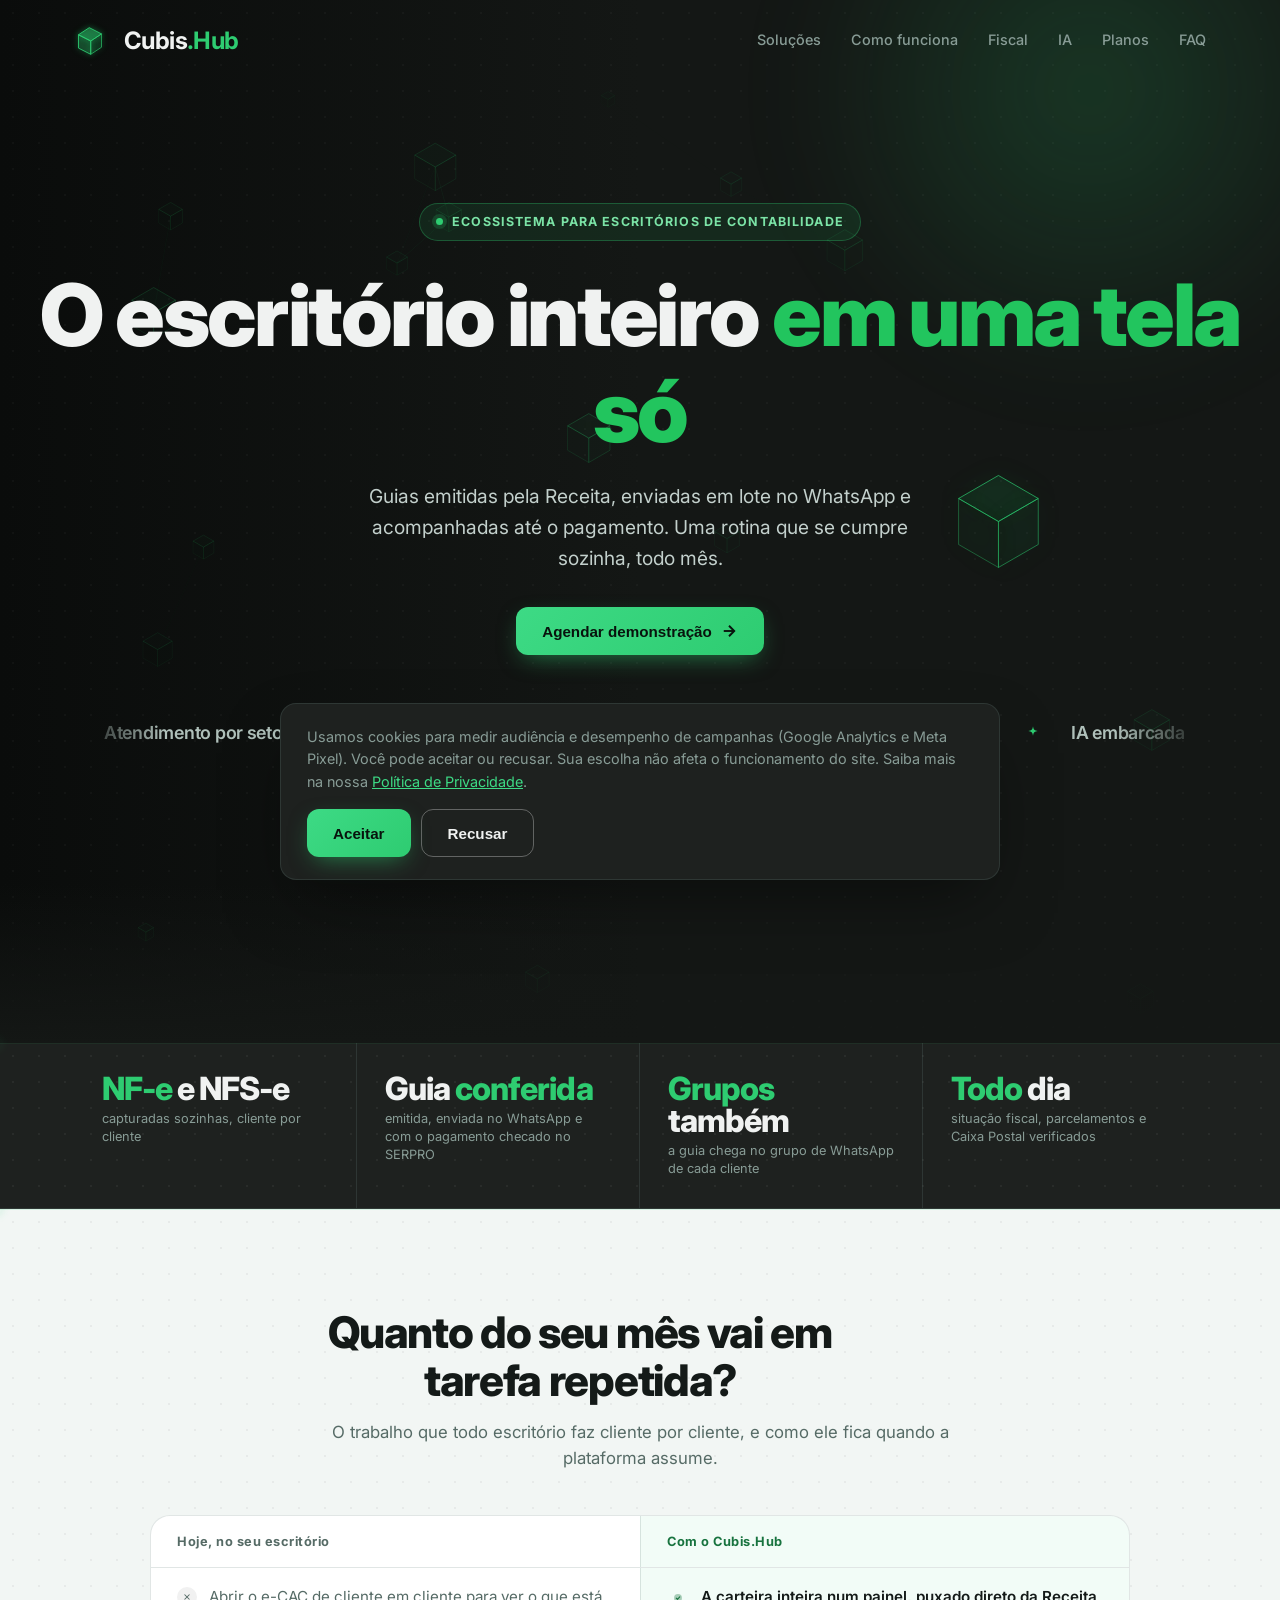
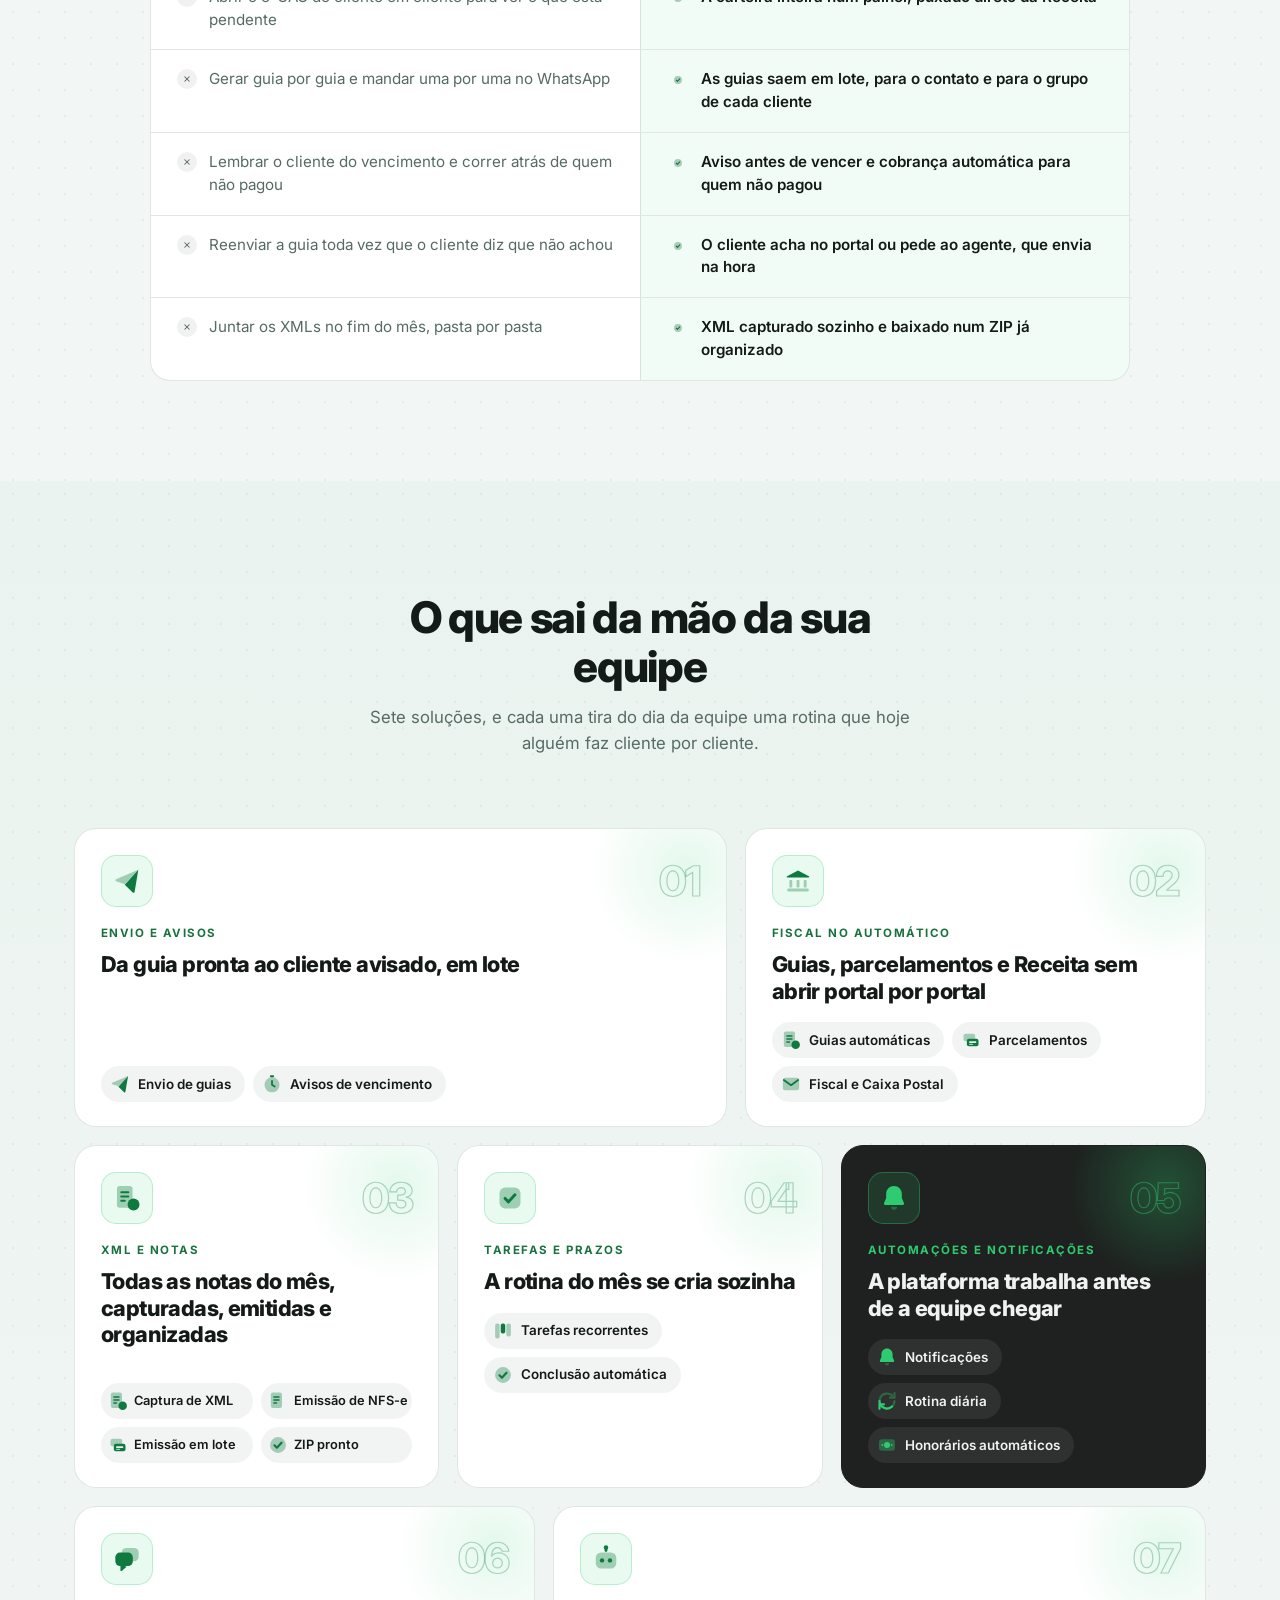
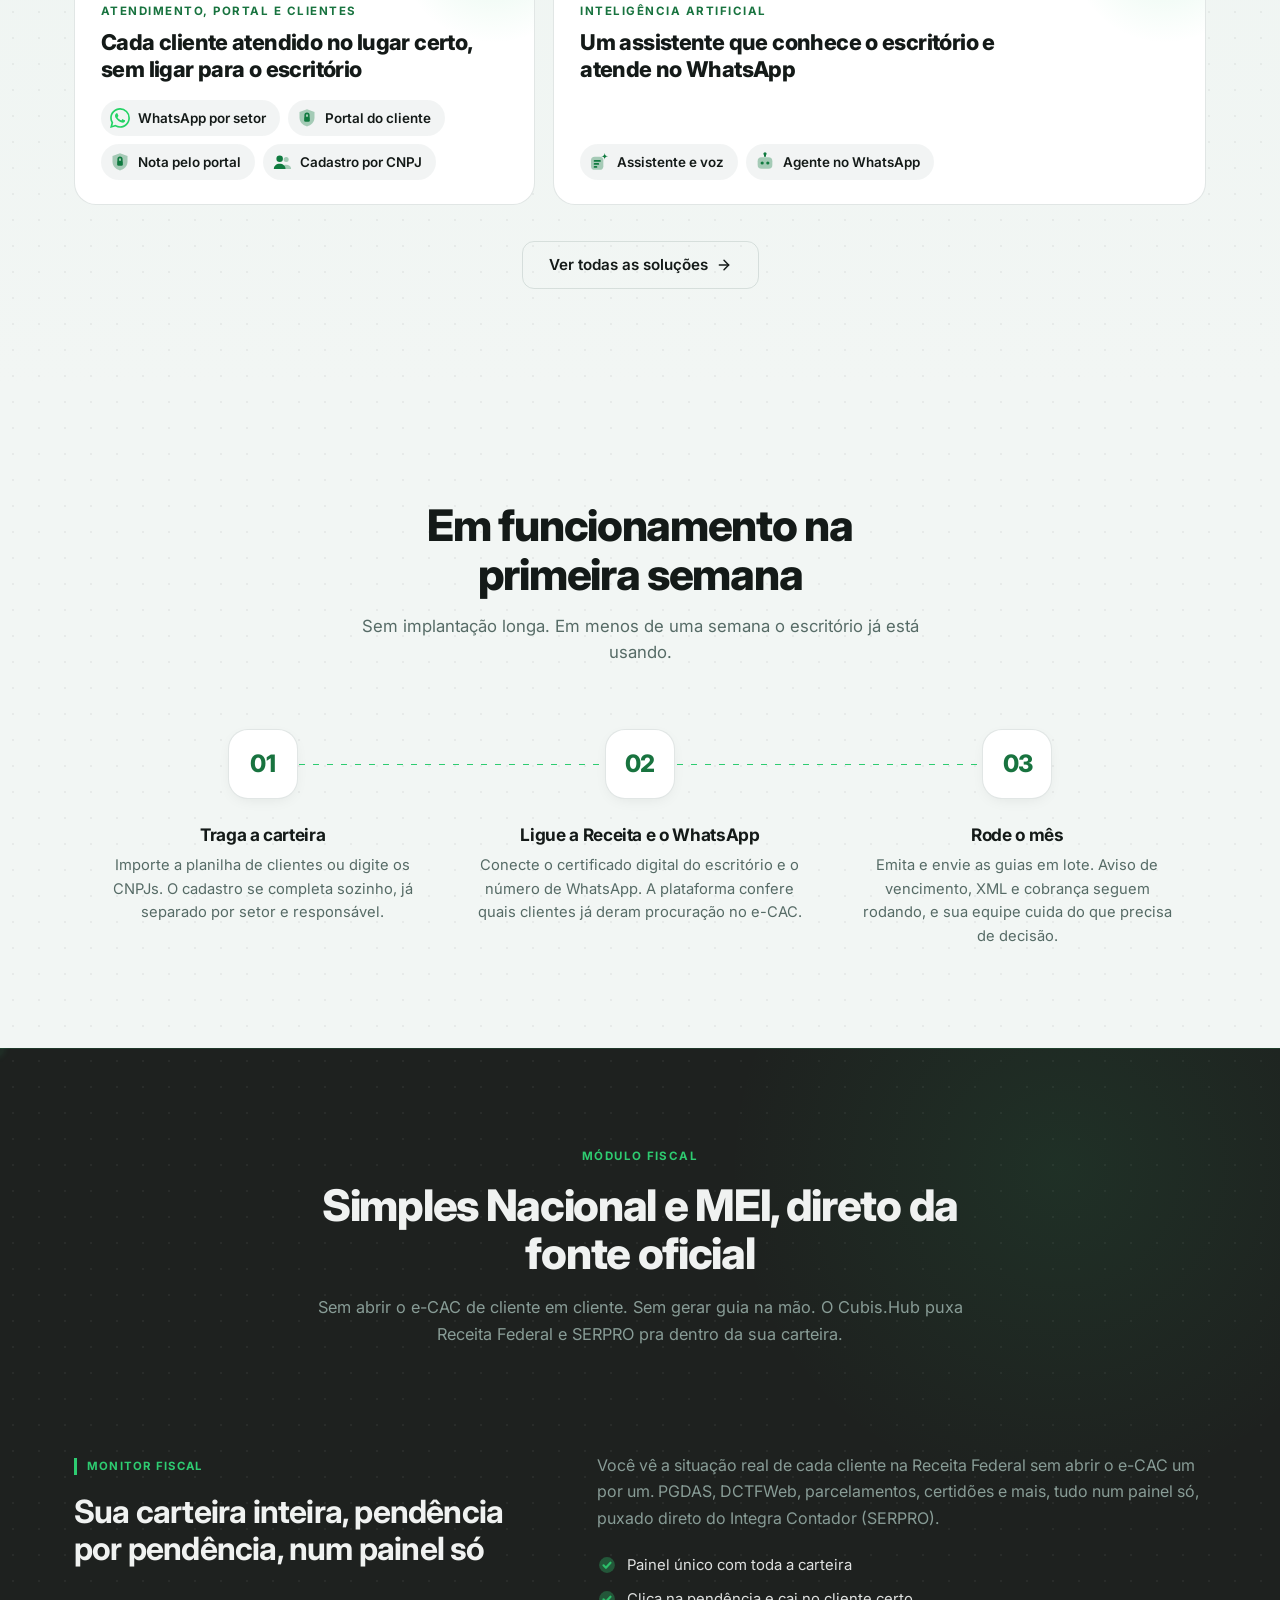
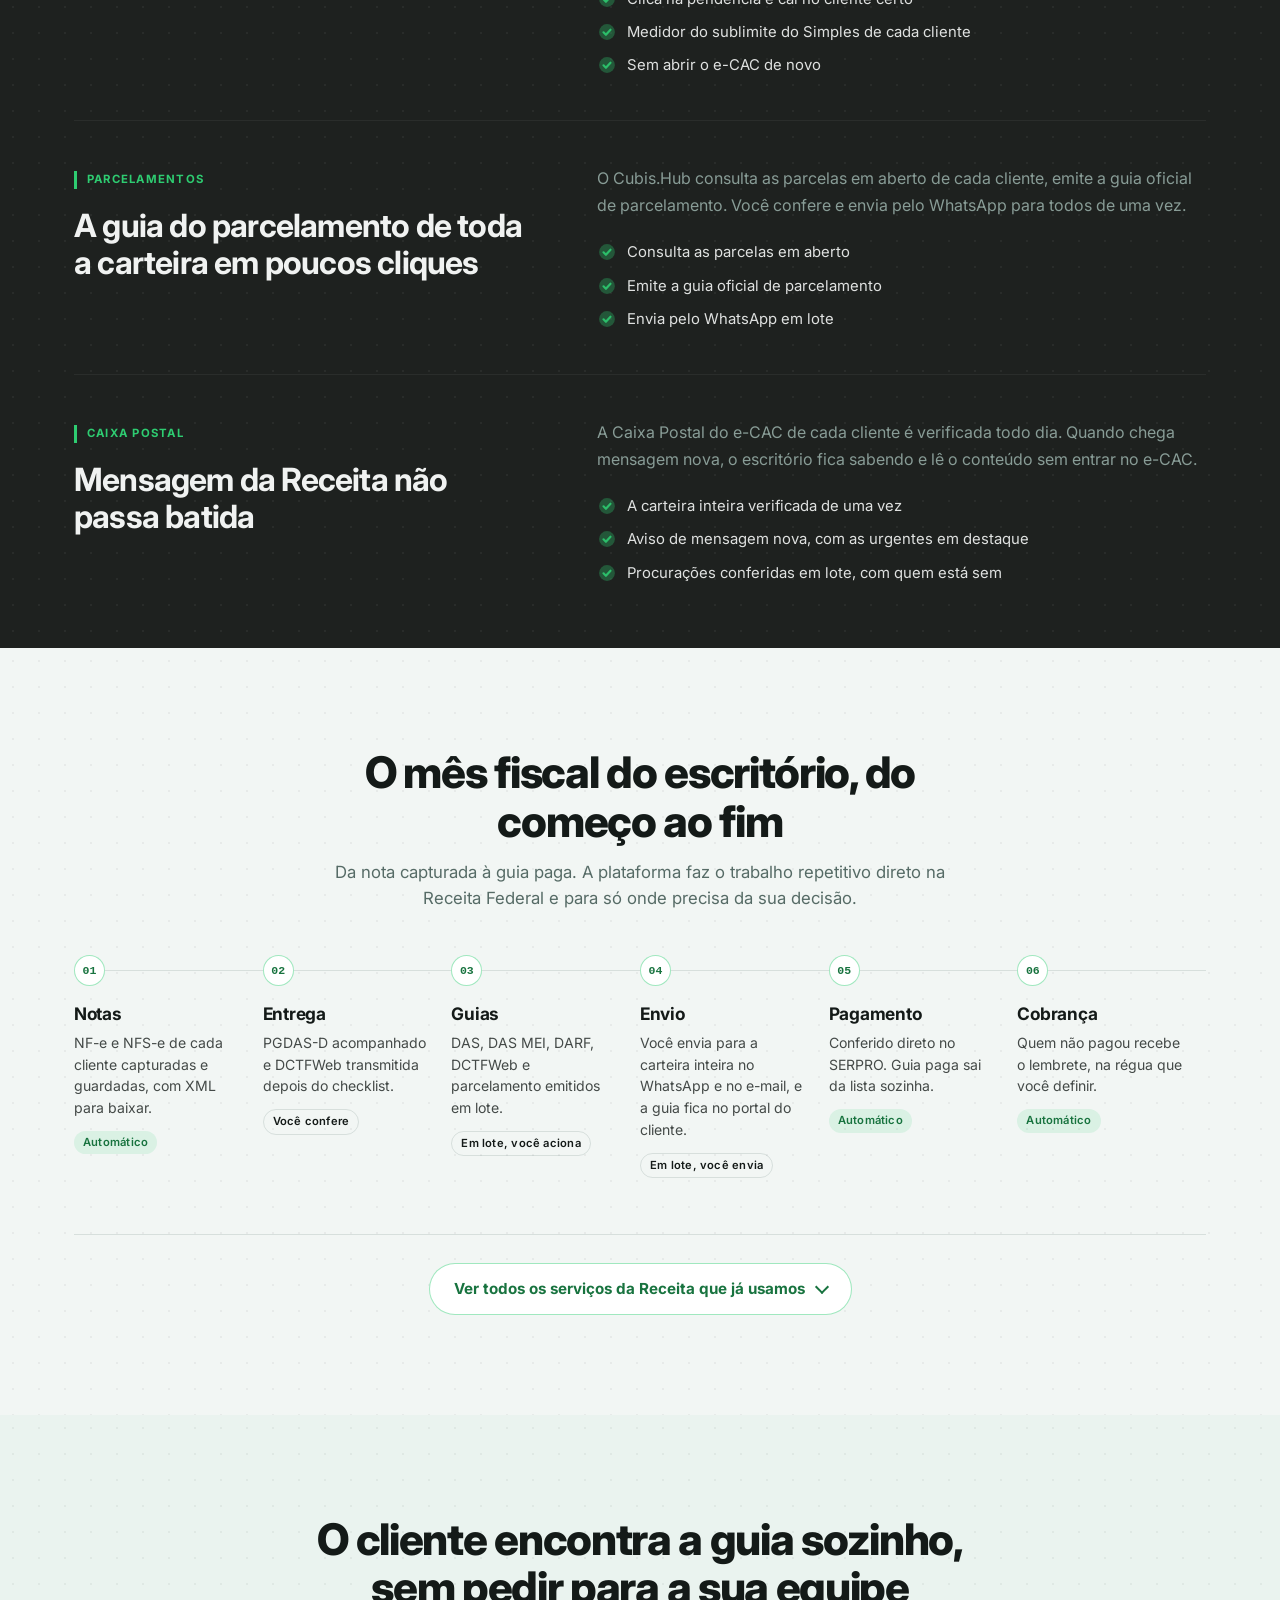
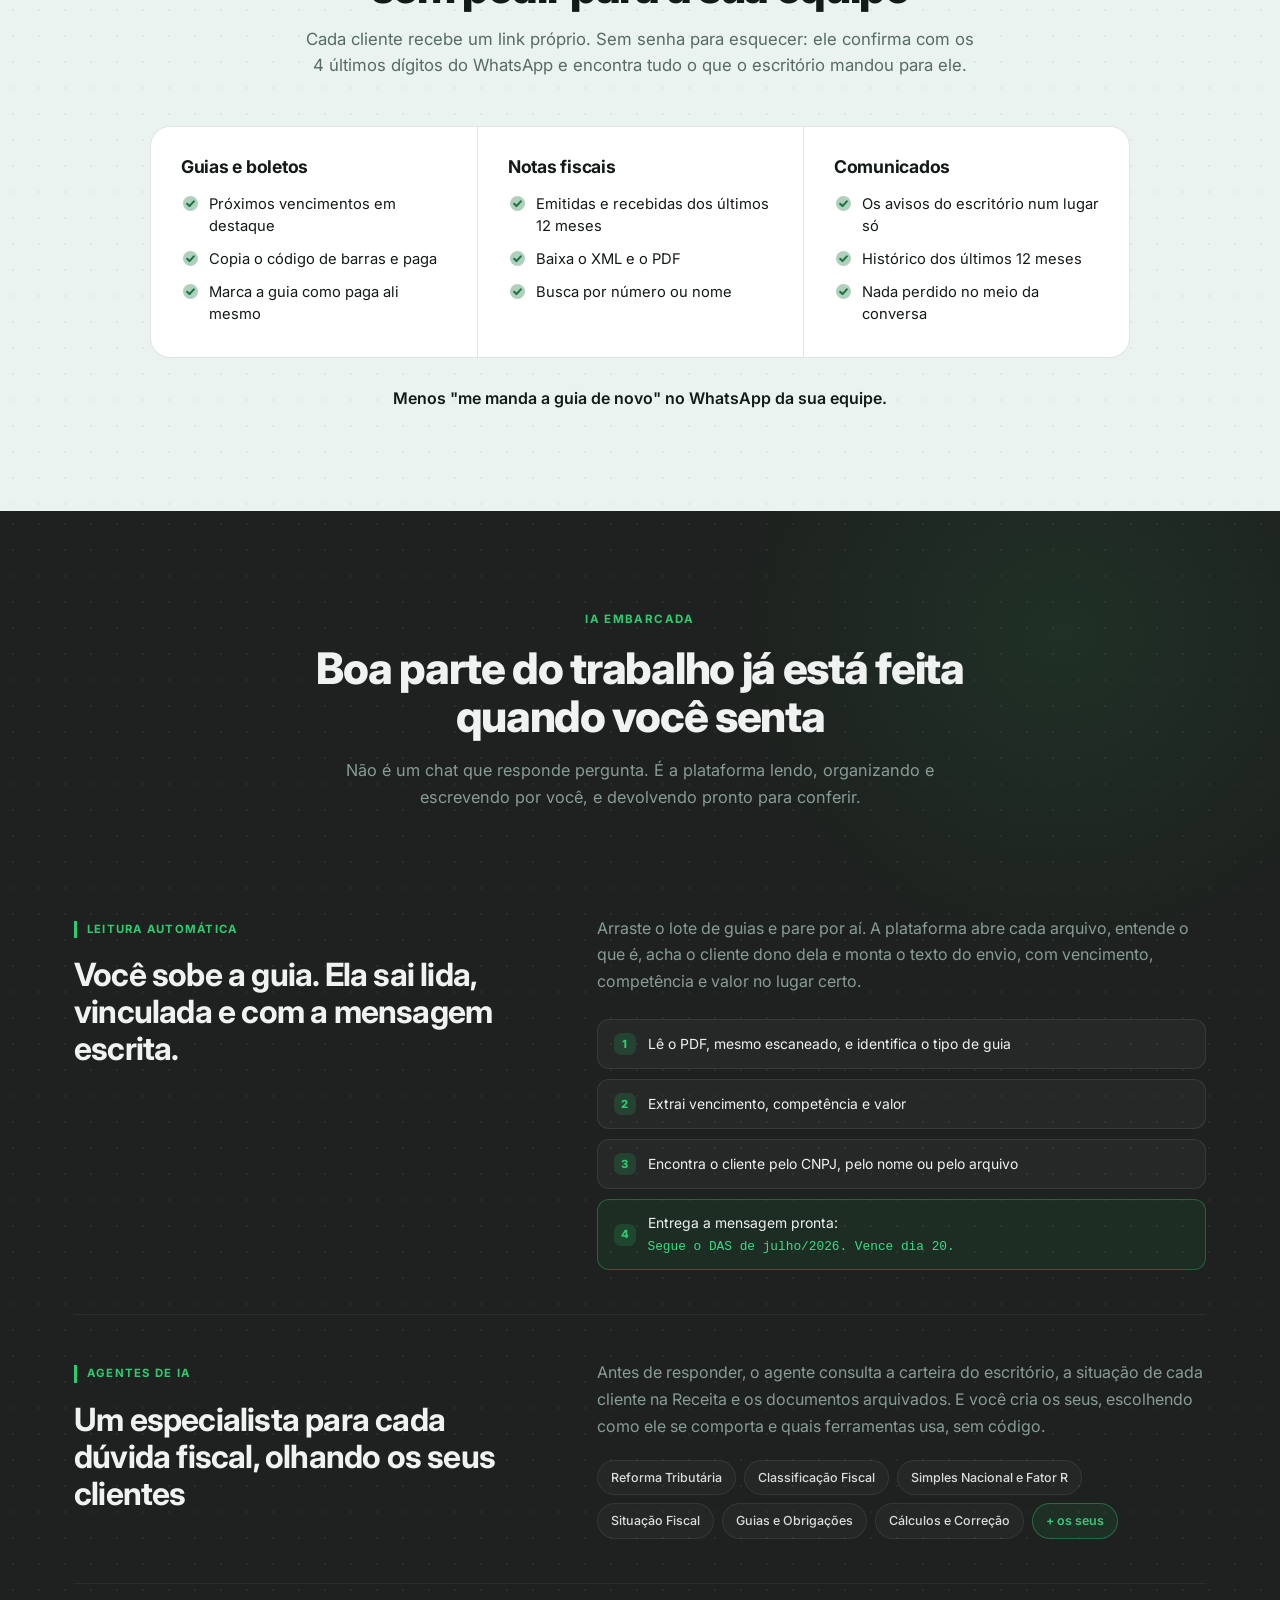
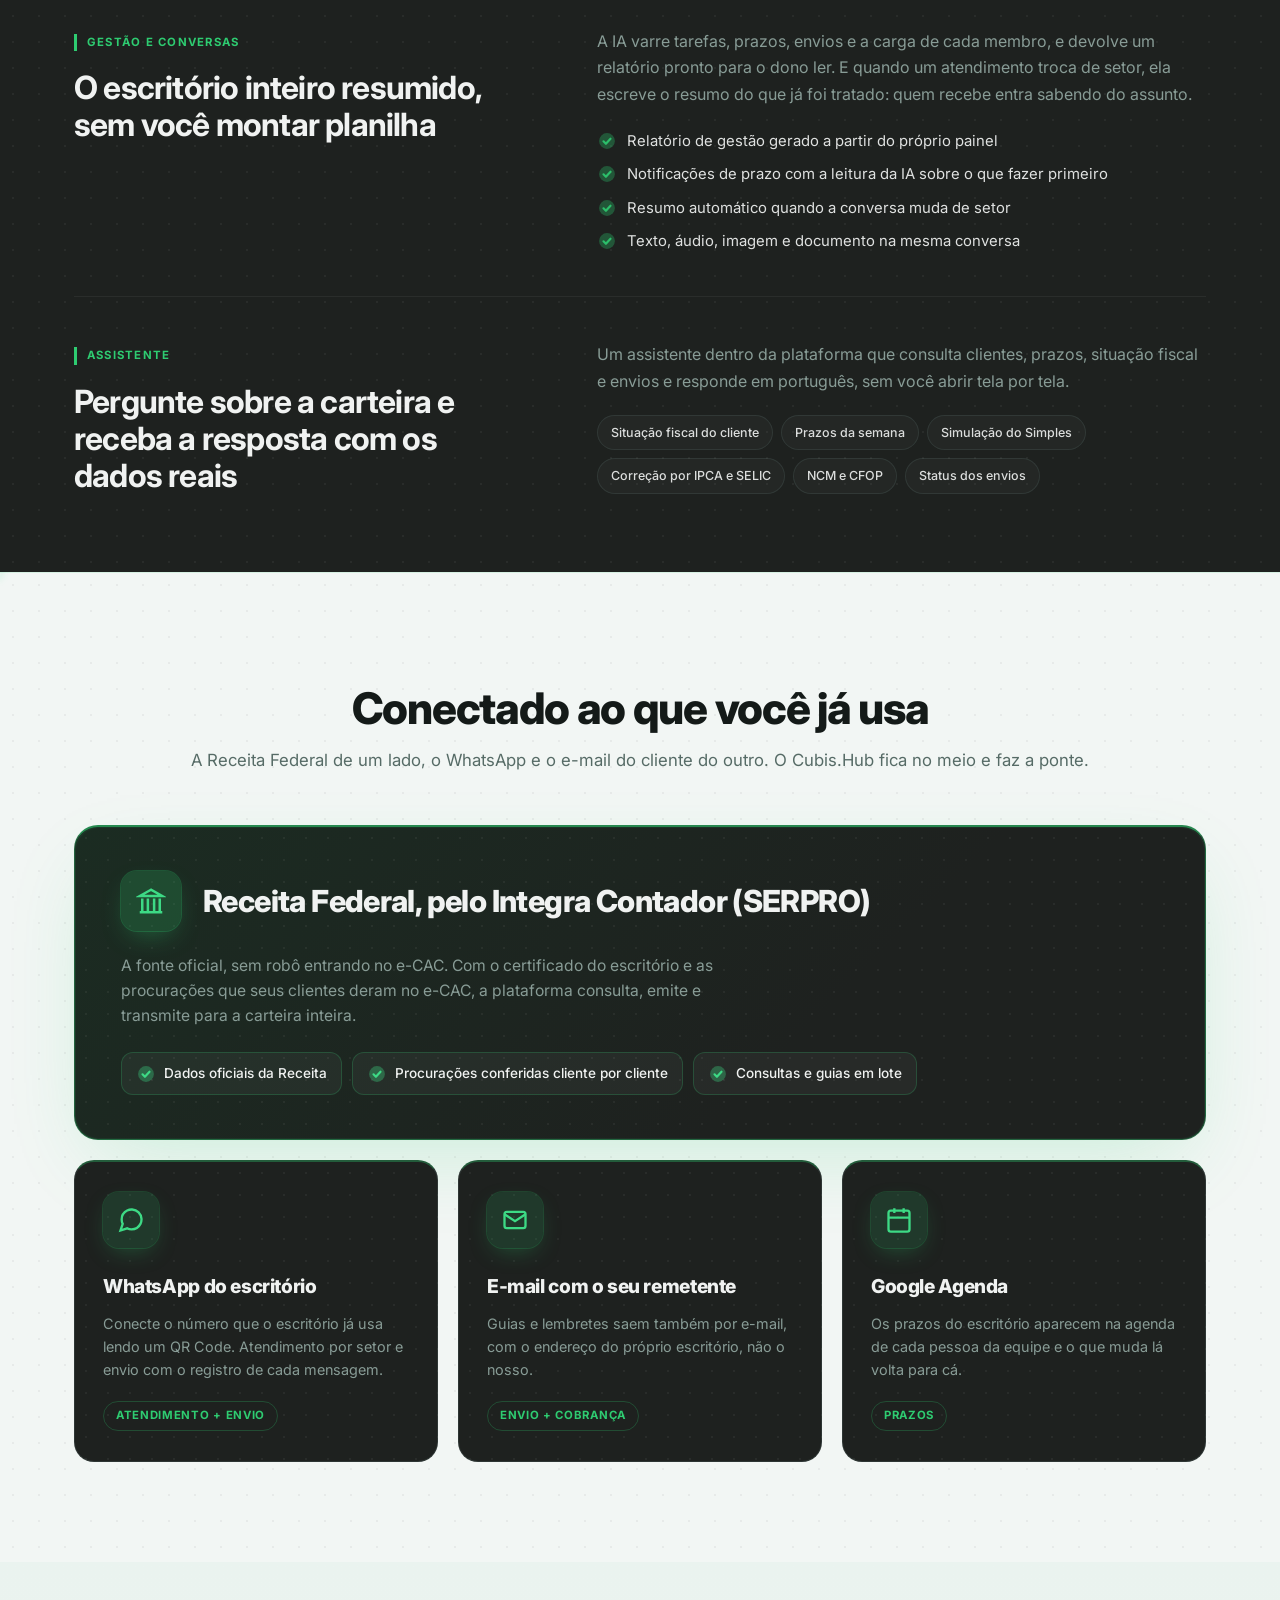
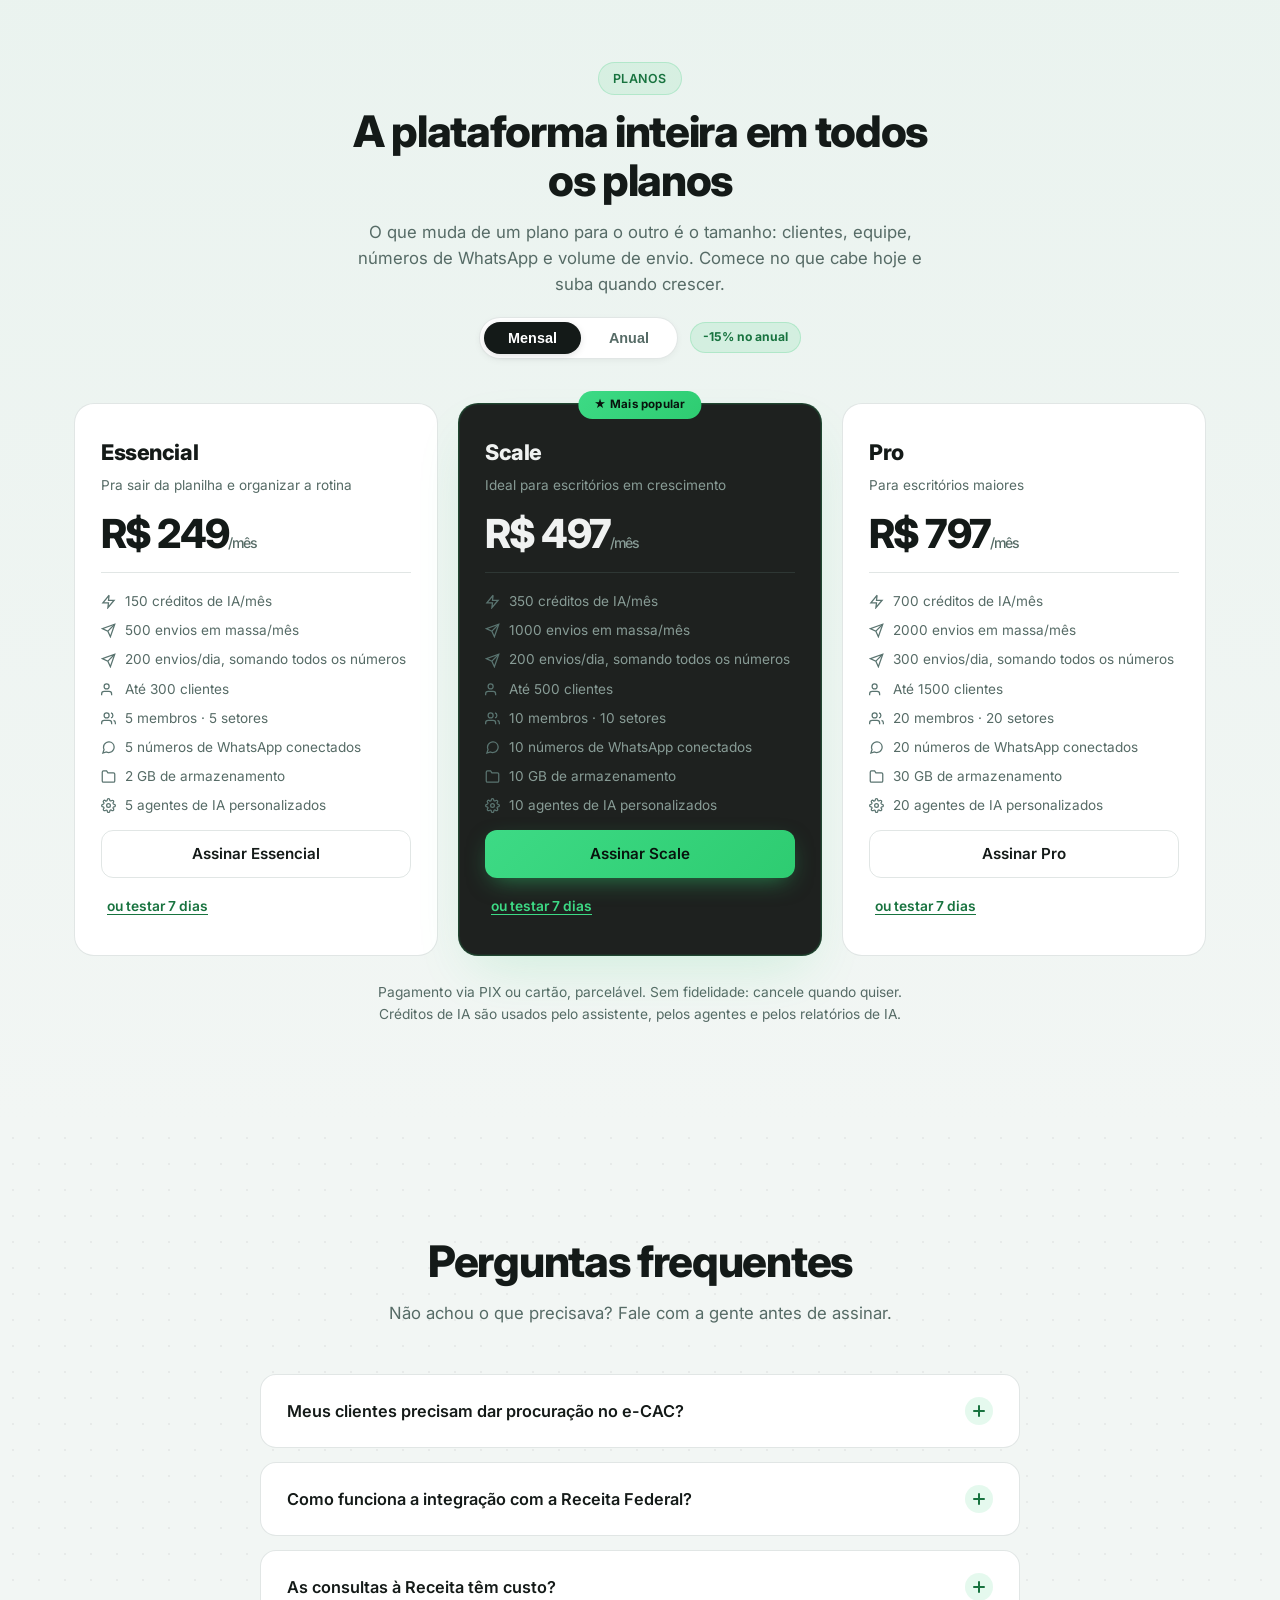
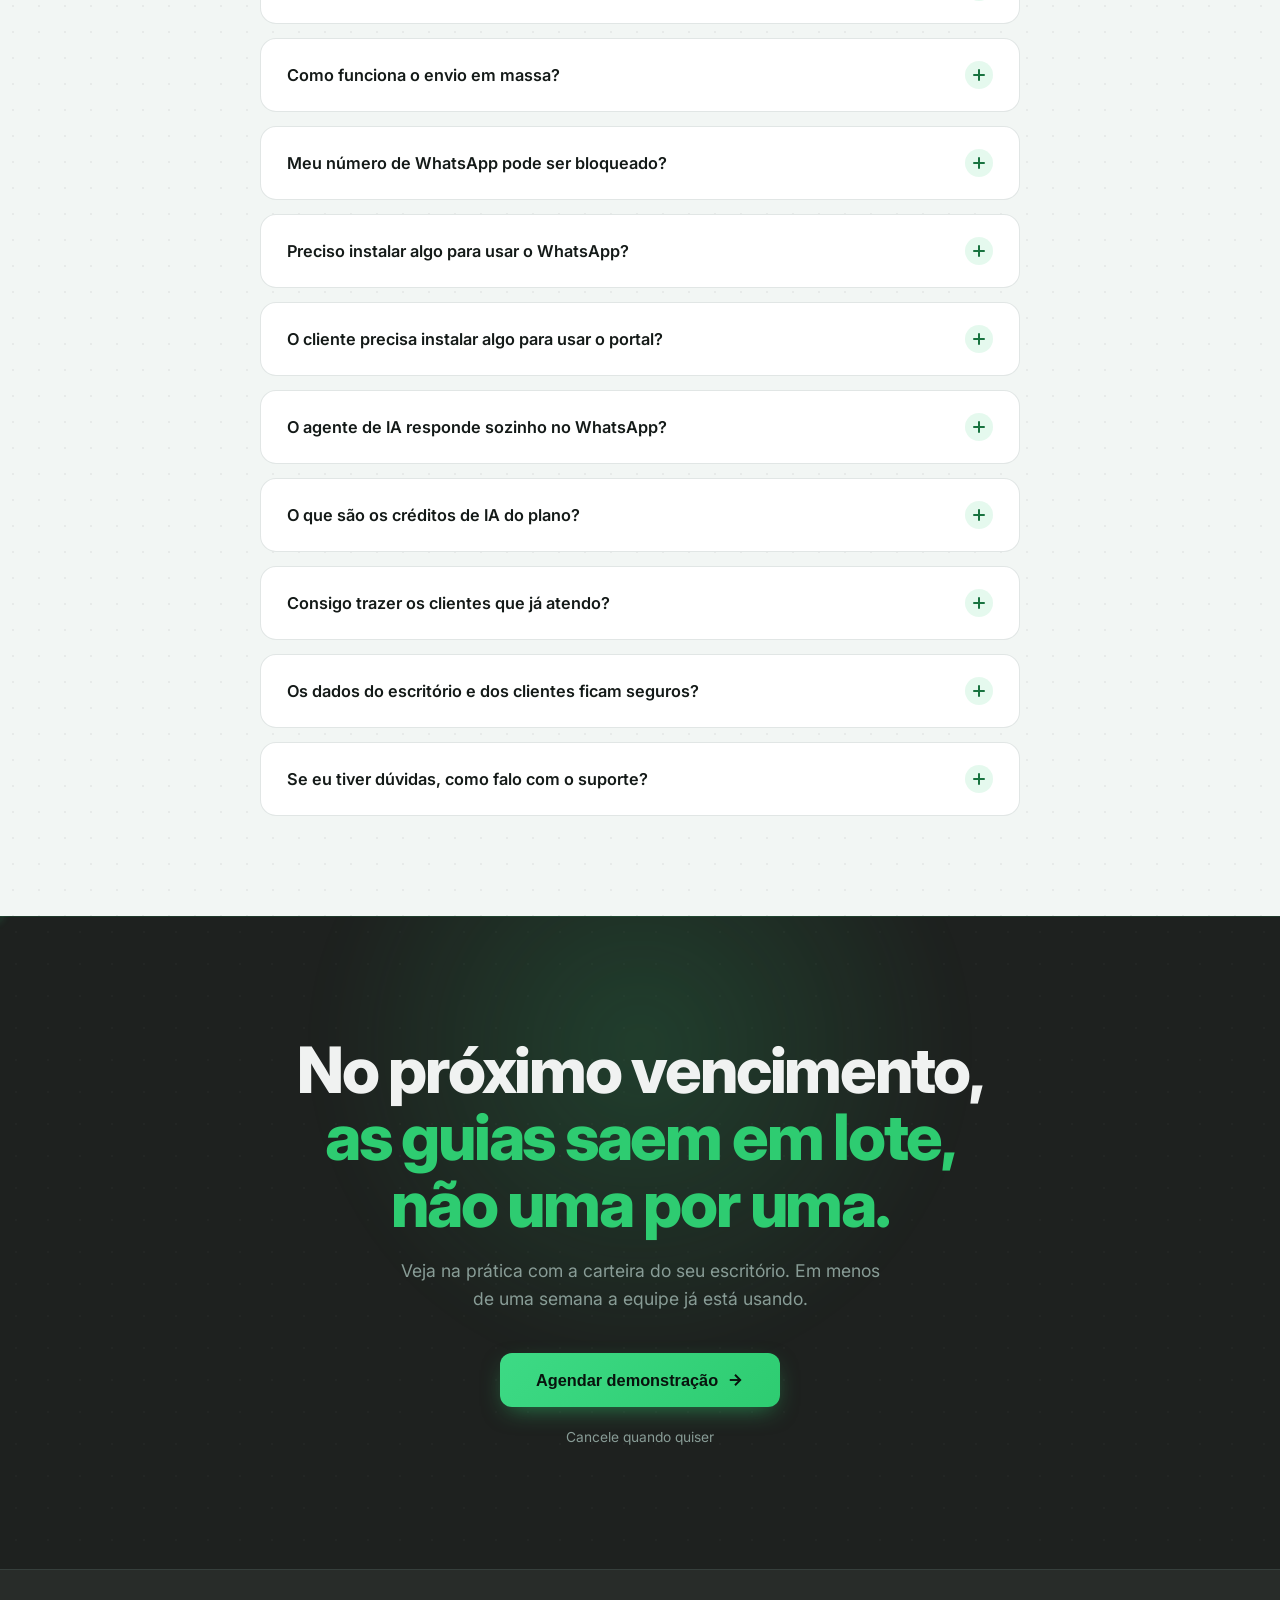
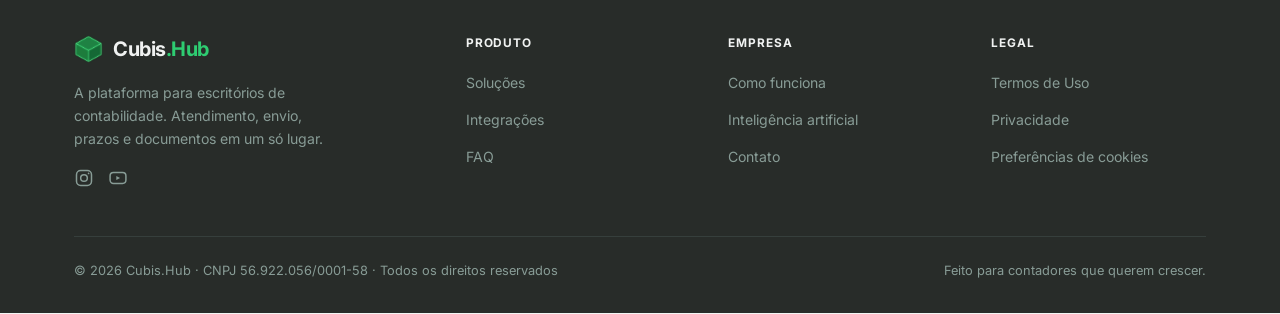
<file: index.html>
<!DOCTYPE html>
<html lang="pt-BR">
<head>
<!-- Consentimento de cookies (LGPD): nega por padrao, so libera apos aceite no banner -->
<script>
  window.dataLayer = window.dataLayer || [];
  function gtag(){dataLayer.push(arguments);}
  gtag('consent', 'default', {
    'analytics_storage': 'denied',
    'ad_storage': 'denied',
    'ad_user_data': 'denied',
    'ad_personalization': 'denied'
  });
</script>

<!-- Google tag (gtag.js) -->
<script async src="https://www.googletagmanager.com/gtag/js?id=G-9BZGKSVJ2T"></script>
<script>
  gtag('js', new Date());
  gtag('config', 'G-9BZGKSVJ2T');
</script>

<!-- Meta Pixel Code -->
<script>
!function(f,b,e,v,n,t,s)
{if(f.fbq)return;n=f.fbq=function(){n.callMethod?
n.callMethod.apply(n,arguments):n.queue.push(arguments)};
if(!f._fbq)f._fbq=n;n.push=n;n.loaded=!0;n.version='2.0';
n.queue=[];t=b.createElement(e);t.async=!0;
t.src=v;s=b.getElementsByTagName(e)[0];
s.parentNode.insertBefore(t,s)}(window, document,'script',
'https://connect.facebook.net/en_US/fbevents.js');
fbq('init', '1789367172482808');
fbq('consent', 'revoke');
</script>
<noscript><img height="1" width="1" style="display:none"
src="https://www.facebook.com/tr?id=1789367172482808&ev=PageView&noscript=1"
/></noscript>
<!-- End Meta Pixel Code -->

<!-- Aplica consentimento salvo (aceite/recusa de visita anterior) -->
<script>
(function () {
  try {
    var consent = localStorage.getItem('cubishub_cookie_consent');
    if (consent === 'granted') {
      gtag('consent', 'update', {
        'analytics_storage': 'granted',
        'ad_storage': 'granted',
        'ad_user_data': 'granted',
        'ad_personalization': 'granted'
      });
      fbq('consent', 'grant');
      fbq('track', 'PageView');
    }
  } catch (e) {}
})();
</script>

<!-- Eventos de conversao: dispara GA4 + Meta Pixel juntos, tolerando bloqueadores de ads -->
<script>
function trackConversion(gaEventName, params, fbEventName, fbCustom) {
  params = params || {};
  try { if (typeof gtag === 'function') gtag('event', gaEventName, params); } catch (e) {}
  try {
    if (typeof fbq === 'function') {
      if (fbCustom) fbq('trackCustom', fbEventName, params);
      else fbq('track', fbEventName, params);
    }
  } catch (e) {}
}
</script>

<meta charset="UTF-8" />
<meta name="viewport" content="width=device-width, initial-scale=1.0" />
<title>Cubis.Hub | Software para escritório de contabilidade</title>
<meta name="description" content="Guias emitidas pelo SERPRO e enviadas em lote no WhatsApp, inclusive nos grupos dos clientes. Aviso de vencimento, XML, portal do cliente e agentes de IA para escritórios de contabilidade." />
<link rel="canonical" href="https://cubishub.com.br/" />
<meta name="google-site-verification" content="qyxFXVbZ046ZMRCxJ17a0ruOamdpgJodCg41jpuW8jw" />

<!-- Open Graph -->
<meta property="og:type" content="website" />
<meta property="og:site_name" content="Cubis.Hub" />
<meta property="og:url" content="https://cubishub.com.br/" />
<meta property="og:title" content="Cubis.Hub | Software para escritório de contabilidade" />
<meta property="og:description" content="Guias do SERPRO enviadas em lote no WhatsApp, inclusive nos grupos dos clientes. Aviso de vencimento, XML, portal do cliente e agentes de IA para o seu escritório contábil." />
<meta property="og:image" content="https://cubishub.com.br/assets/og-image.png" />
<meta property="og:image:type" content="image/png" />
<meta property="og:image:width" content="1200" />
<meta property="og:image:height" content="630" />
<meta name="twitter:card" content="summary_large_image" />
<meta name="twitter:title" content="Cubis.Hub | Software para escritório de contabilidade" />
<meta name="twitter:description" content="Guias do SERPRO enviadas em lote no WhatsApp, inclusive nos grupos dos clientes. Aviso de vencimento, XML, portal do cliente e agentes de IA para o seu escritório contábil." />
<meta name="twitter:image" content="https://cubishub.com.br/assets/og-image.png" />

<link rel="icon" type="image/svg+xml" href="assets/favicon.svg" />

<script type="application/ld+json">
{
  "@context": "https://schema.org",
  "@type": "Organization",
  "name": "Cubis.Hub",
  "alternateName": ["Cubis Hub", "CubisHub", "Cubis"],
  "url": "https://cubishub.com.br/",
  "logo": "https://cubishub.com.br/assets/favicon.svg",
  "sameAs": [
    "https://www.instagram.com/cubis.hub",
    "https://www.youtube.com/@Cubis.Hub_official"
  ],
  "description": "Plataforma white label de gestão contábil com atendimento por WhatsApp, envio de relatórios para a carteira de clientes do próprio escritório, prazos fiscais e documentos para escritórios de contabilidade."
}
</script>
<script type="application/ld+json">
{
  "@context": "https://schema.org",
  "@type": "SoftwareApplication",
  "name": "Cubis.Hub",
  "applicationCategory": "BusinessApplication",
  "operatingSystem": "Web",
  "description": "Plataforma para escritórios de contabilidade: módulo fiscal integrado ao SERPRO (Integra Contador), emissão e envio de guias em lote pelo WhatsApp, inclusive para grupos, e-mail e Telegram, aviso de vencimento e cobrança, captura de XML de NF-e e NFS-e, portal do cliente e agentes de IA.",
  "url": "https://cubishub.com.br/",
  "offers": [
    {
      "@type": "Offer",
      "name": "Essencial",
      "price": "249.00",
      "priceCurrency": "BRL",
      "url": "https://cubishub.com.br/#planos",
      "category": "subscription"
    },
    {
      "@type": "Offer",
      "name": "Scale",
      "price": "497.00",
      "priceCurrency": "BRL",
      "url": "https://cubishub.com.br/#planos",
      "category": "subscription"
    },
    {
      "@type": "Offer",
      "name": "Pro",
      "price": "797.00",
      "priceCurrency": "BRL",
      "url": "https://cubishub.com.br/#planos",
      "category": "subscription"
    }
  ]
}
</script>
<script type="application/ld+json">
{
  "@context": "https://schema.org",
  "@type": "FAQPage",
  "mainEntity": [
    {
      "@type": "Question",
      "name": "Meus clientes precisam dar procuração no e-CAC?",
      "acceptedAnswer": {
        "@type": "Answer",
        "text": "Sim, para a parte fiscal. A consulta à Receita usa o certificado digital do escritório e só funciona para os clientes que deram procuração eletrônica ao escritório no e-CAC. A plataforma confere isso em lote e mostra quem ainda está sem procuração, para você pedir só a esses."
      }
    },
    {
      "@type": "Question",
      "name": "Como funciona a integração com a Receita Federal?",
      "acceptedAnswer": {
        "@type": "Answer",
        "text": "É pelo Integra Contador, o canal oficial do SERPRO, sem robô entrando no e-CAC. Você vê a situação fiscal, as declarações, os parcelamentos e a Caixa Postal de cada cliente, emite guias como DAS, DAS MEI, DARF e parcelamento em lote e depois envia tudo pelo WhatsApp de uma vez."
      }
    },
    {
      "@type": "Question",
      "name": "As consultas à Receita têm custo?",
      "acceptedAnswer": {
        "@type": "Answer",
        "text": "As consultas e emissões passam pelo SERPRO, e a cobrança delas é feita pelo próprio SERPRO, não pelo Cubis.Hub. A mensalidade do Cubis.Hub cobre a plataforma."
      }
    },
    {
      "@type": "Question",
      "name": "Como funciona o envio em massa?",
      "acceptedAnswer": {
        "@type": "Answer",
        "text": "Você arrasta as guias do mês, cada arquivo encontra o cliente dono dele e a mensagem sai com o nome de cada um. Dá para enviar no contato, no grupo de WhatsApp do cliente, por e-mail e por Telegram, na hora, agendado ou repetindo todo mês. Na hora do envio você ainda marca os avisos de vencimento."
      }
    },
    {
      "@type": "Question",
      "name": "Meu número de WhatsApp pode ser bloqueado?",
      "acceptedAnswer": {
        "@type": "Answer",
        "text": "Os envios saem espaçados, um de cada vez, e cada plano tem um limite de envios por dia para o escritório, somando todos os números. As mensagens vão só para clientes do próprio escritório, que já conhecem o seu número. Isso reduz bastante o risco, mas nenhuma ferramenta que usa WhatsApp por QR Code pode garantir risco zero."
      }
    },
    {
      "@type": "Question",
      "name": "Preciso instalar algo para usar o WhatsApp?",
      "acceptedAnswer": {
        "@type": "Answer",
        "text": "Não. A conexão é feita lendo um QR Code, com o número que o escritório já usa. Sem aplicativo extra e sem trocar de número."
      }
    },
    {
      "@type": "Question",
      "name": "O cliente precisa instalar algo para usar o portal?",
      "acceptedAnswer": {
        "@type": "Answer",
        "text": "Não. Ele recebe um link, confirma com os 4 últimos dígitos do WhatsApp cadastrado e vê as guias, as notas fiscais e os comunicados pelo navegador, no celular ou no computador."
      }
    },
    {
      "@type": "Question",
      "name": "O agente de IA responde sozinho no WhatsApp?",
      "acceptedAnswer": {
        "@type": "Answer",
        "text": "Só se você ativar. Ligado, ele responde as dúvidas frequentes, consulta as guias do próprio cliente e envia o arquivo quando ele pede. Documento de outro cliente ou material interno ele não enxerga. A qualquer momento a conversa passa para uma pessoa da equipe."
      }
    },
    {
      "@type": "Question",
      "name": "O que são os créditos de IA do plano?",
      "acceptedAnswer": {
        "@type": "Answer",
        "text": "São o que o assistente, os agentes e os relatórios de IA consomem quando trabalham para você. Cada plano traz uma quantidade por mês e o painel mostra quanto já foi usado. Consultas à Receita, envios e o resto da plataforma não gastam crédito de IA."
      }
    },
    {
      "@type": "Question",
      "name": "Consigo trazer os clientes que já atendo?",
      "acceptedAnswer": {
        "@type": "Answer",
        "text": "Sim. Importe a planilha de clientes ou digite os CNPJs: o cadastro se completa com os dados públicos da empresa e já fica separado por setor e responsável."
      }
    },
    {
      "@type": "Question",
      "name": "Os dados do escritório e dos clientes ficam seguros?",
      "acceptedAnswer": {
        "@type": "Answer",
        "text": "Sim. Os dados trafegam criptografados, o acesso é isolado por escritório e cada usuário só vê o que tem permissão. No portal, cada cliente enxerga apenas os próprios documentos."
      }
    },
    {
      "@type": "Question",
      "name": "Se eu tiver dúvidas, como falo com o suporte?",
      "acceptedAnswer": {
        "@type": "Answer",
        "text": "É só chamar pelo WhatsApp ou e-mail de suporte informados dentro da plataforma. Nossa equipe responde diretamente, sem robô no meio do caminho."
      }
    }
  ]
}
</script>
<link rel="preconnect" href="https://fonts.googleapis.com" />
<link rel="preconnect" href="https://fonts.gstatic.com" crossorigin />
<link href="https://fonts.googleapis.com/css2?family=Inter:wght@300;400;500;600;700;800&display=swap" rel="stylesheet" />

<style>
  :root {
    /* Brand �?" forest green / sage (espelha o design system da plataforma) */
    --green:        #2ECC71;
    --green-light:  #3DDA85;
    --green-deep:   #18733F;
    --sage:         #5A7470;
    --sage-light:   #6A8481;

    --ink:          #141A18;   /* foreground light */
    --ink-soft:     #566B66;   /* muted-foreground light */

    --bg:           #F2F6F4;   /* background light */
    --card:         #FFFFFF;
    --border:       rgba(90,116,112,0.18);

    --dark:         #1E211F;   /* sidebar / hero */
    --dark-2:       #282C29;   /* dark bg */
    --dark-3:       #323834;   /* dark card */
    --dark-fg:      #F0F2F1;
    --dark-muted:   #889C96;
    --dark-border:  rgba(106,132,129,0.22);

    --radius:       0.75rem;
    --radius-lg:    1rem;
    --shadow:       0 10px 40px -12px rgba(20,26,24,0.18);
    --shadow-soft:  0 4px 24px -8px rgba(20,26,24,0.12);

    /* Malha pontilhada (mesma do header) — escura p/ seções claras, clara p/ seções escuras */
    --dots-light:   radial-gradient(circle, rgba(20,26,24,0.05) 1px, transparent 1px);
    --dots-dark:    radial-gradient(circle, rgba(255,255,255,0.05) 1px, transparent 1px);
  }

  * { margin: 0; padding: 0; box-sizing: border-box; }

  /* Texto lido por rastreadores e leitores de tela, invisível na tela */
  .sr-only {
    position: absolute; width: 1px; height: 1px;
    padding: 0; margin: -1px; overflow: hidden;
    clip: rect(0, 0, 0, 0); white-space: nowrap; border: 0;
  }

  html { scroll-behavior: smooth; overflow-x: hidden; }

  body {
    font-family: 'Inter', system-ui, -apple-system, sans-serif;
    background: var(--bg);
    color: var(--ink);
    -webkit-font-smoothing: antialiased;
    -moz-osx-font-smoothing: grayscale;
    line-height: 1.55;
    overflow-x: hidden;
  }

  h1, h2, h3, h4 { font-weight: 700; letter-spacing: -0.025em; line-height: 1.12; }

  a { color: inherit; text-decoration: none; }

  .wrap { width: 100%; max-width: 1180px; margin: 0 auto; padding: 0 24px; }

  .eyebrow {
    display: inline-flex; align-items: center; gap: 8px;
    font-size: 0.78rem; font-weight: 600; letter-spacing: 0.04em; text-transform: uppercase;
    color: var(--green-deep);
    background: rgba(46,204,113,0.10);
    border: 1px solid rgba(46,204,113,0.22);
    padding: 6px 14px; border-radius: 999px;
  }

  /* �"?�"? Buttons �"?�"?�"?�"?�"?�"?�"?�"?�"?�"?�"?�"?�"?�"?�"?�"?�"?�"?�"?�"?�"?�"?�"?�"?�"?�"?�"?�"?�"?�"?�"?�"?�"?�"?�"? */
  .btn {
    display: inline-flex; align-items: center; justify-content: center; gap: 8px;
    height: 48px; padding: 0 26px; border-radius: var(--radius);
    font-size: 0.95rem; font-weight: 600; cursor: pointer; border: none;
    transition: transform .15s ease, box-shadow .2s ease, background .2s ease;
    white-space: nowrap;
  }
  .btn svg { width: 18px; height: 18px; }
  .btn-primary {
    background: linear-gradient(135deg, var(--green-light), var(--green));
    color: #08130D; box-shadow: 0 8px 24px -8px rgba(46,204,113,0.6);
  }
  .btn-primary:hover { transform: translateY(-2px); box-shadow: 0 14px 32px -8px rgba(46,204,113,0.7); }
  .btn-ghost {
    background: rgba(255,255,255,0.06); color: var(--dark-fg);
    border: 1px solid var(--dark-border);
  }
  .btn-ghost:hover { background: rgba(255,255,255,0.12); }
  .btn-outline {
    background: transparent; color: var(--ink); border: 1px solid var(--border);
  }
  .btn-outline:hover { border-color: var(--sage); background: rgba(90,116,112,0.05); }

  /* �.��.��.��.��.��.��.��.��.��.��.��.� HERO (dark + cubos) �.��.��.��.��.��.��.��.��.��.��.��.� */
  .hero {
    position: relative; background: linear-gradient(90deg, #0a0c0b 0%, #141715 50%); color: var(--dark-fg);
    overflow: hidden; padding-bottom: 296px;
  }
  #cube-canvas {
    position: absolute; inset: 0; width: 100%; height: 100%; z-index: 1;
  }
  .hero-dotgrid {
    position: absolute; inset: 0; z-index: 2; pointer-events: none;
    background-image: radial-gradient(circle, rgba(255,255,255,0.06) 1px, transparent 1px);
    background-size: 26px 26px; opacity: 0.5;
  }
  .hero-glow {
    position: absolute; z-index: 2; pointer-events: none;
    width: 620px; height: 620px; border-radius: 50%;
    background: radial-gradient(circle, rgba(46,204,113,0.18), transparent 70%);
    filter: blur(40px); top: -220px; right: -120px;
  }
  .hero-fade {
    position: absolute; bottom: 0; left: 0; right: 0; height: 160px; z-index: 2; pointer-events: none;
    background: linear-gradient(to bottom, transparent, #141715);
  }
  .hero > .wrap { position: relative; z-index: 5; }

  /* Nav */
  nav.topbar {
    display: flex; align-items: center; justify-content: space-between;
    padding: 22px 0; position: relative; z-index: 20;
  }
  .brand-mark { display: flex; align-items: center; gap: 10px; }
  .brand-cube { width: 48px; height: 48px; margin: -6px 0 -6px -8px; display: block; flex-shrink: 0; }
  @media (max-width: 560px) { .brand-cube { width: 40px; height: 40px; margin-left: -6px; } }
  .brand-mark-text { font-family: 'Inter', sans-serif; font-size: 24px; font-weight: 700; letter-spacing: -0.025em; color: #F0F2F1; }
  .brand-mark-text .hub { color: #2ECC71; }
  .nav-links { display: flex; align-items: center; gap: 30px; }
  .nav-links a { font-size: 0.9rem; color: var(--dark-muted); font-weight: 500; transition: color .2s; }
  .nav-links a:hover { color: var(--dark-fg); }
  .nav-cta { display: flex; align-items: center; gap: 14px; }
  .nav-login { font-size: 0.9rem; color: var(--dark-fg); font-weight: 500; }
  .btn-sm { height: 40px; padding: 0 18px; font-size: 0.88rem; }
  .stickybar { position: fixed; top: 0; left: 0; right: 0; z-index: 150; background: rgba(20,23,21,0.94); border-bottom: 1px solid var(--dark-border); transform: translateY(-100%); visibility: hidden; transition: transform .35s cubic-bezier(.16,1,.3,1), visibility 0s linear .35s; }
  .stickybar.show { transform: none; visibility: visible; transition: transform .35s cubic-bezier(.16,1,.3,1), visibility 0s; }
  .stickybar-in { display: flex; align-items: center; justify-content: space-between; height: 60px; }
  .stickybar-brand { display: flex; align-items: center; gap: 8px; font-weight: 800; color: var(--dark-fg); letter-spacing: -0.02em; }
  .stickybar-brand .hub { color: var(--green); }
  .stickybar-actions { display: flex; align-items: center; gap: 20px; }
  .stickybar-link { font-size: 0.88rem; font-weight: 500; color: var(--dark-muted); }
  .stickybar-link:hover { color: var(--dark-fg); }
  @media (max-width: 560px) { .stickybar-link { display: none; } .stickybar-in { height: 56px; } }
  @media (prefers-reduced-motion: reduce) { .stickybar, .stickybar.show { transition: none; } }
  .menu-toggle { display: none; background: none; border: none; color: var(--dark-fg); cursor: pointer; }

  /* Hero content �?" centralizado */
  .hero-grid {
    display: flex; flex-direction: column; align-items: center; text-align: center;
    padding-top: 122px; max-width: 100%; margin: 0 auto;
  }
  .hero h1 {
    font-size: clamp(40px, 7vw, 86px); font-weight: 850; letter-spacing: -.03em; margin: 44px 0 22px; max-width: none; width: min(1500px, 94vw);
  }
  .hero h1 .accent {
    color: #22c55e;
  }
  .hero-pill { display: inline-flex; align-items: center; gap: 9px; font-size: 0.78rem; font-weight: 700; letter-spacing: .09em; text-transform: uppercase; color: #7BE3A6; background: rgba(46,204,113,.10); border: 1px solid rgba(46,204,113,.30); padding: 8px 16px; border-radius: 999px; }
  .hero-pill::before { content: ''; width: 7px; height: 7px; border-radius: 50%; background: #2ECC71; box-shadow: 0 0 0 4px rgba(46,204,113,.18); flex-shrink: 0; }
  .hero-pill + h1 { margin-top: 26px; }
  @media (max-width: 640px) { .hero-pill { font-size: .68rem; letter-spacing: .06em; padding: 7px 13px; } }
  .hero p.lead {
    font-size: 1.2rem; color: #C3D0CC; max-width: 600px; margin: 0 auto 34px; line-height: 1.6;
  }
  .hero-actions { display: flex; gap: 14px; flex-wrap: wrap; justify-content: center; margin-bottom: 30px; }
  .hero-trust-mobile { display: none; align-items: center; justify-content: center; gap: 14px; flex-wrap: wrap; color: var(--dark-muted); font-size: 0.88rem; margin-top: 6px; }
  .hero-trust { display: flex; align-items: center; justify-content: center; gap: 14px; flex-wrap: wrap; color: var(--dark-muted); font-size: 0.88rem; }
  .hero-trust .dot, .hero-trust-mobile .dot { width: 4px; height: 4px; border-radius: 50%; background: var(--sage-light); }
  .pill { display: inline-flex; align-items: center; gap: 6px; background: rgba(255,255,255,0.04); border: 1px solid rgba(255,255,255,0.08); border-radius: 999px; padding: 6px 12px; font-size: 12px; color: var(--dark-muted); font-weight: 500; }
  .pill svg { width: 13px; height: 13px; color: #22c55e; }
  .hero-tags { display: flex; gap: 12px; justify-content: center; flex-wrap: wrap; margin-top: 28px; }

  /* Esteira tipográfica (marquee) das funcionalidades — sem caixa */
  .hero-marquee { position: relative; width: 100%; margin-top: 34px; overflow: hidden;
    -webkit-mask-image: linear-gradient(90deg, transparent, #000 8%, #000 92%, transparent);
    mask-image: linear-gradient(90deg, transparent, #000 8%, #000 92%, transparent); }
  .hero-marquee-track { display: flex; align-items: center; width: max-content; animation: heroMarquee 40s linear infinite; }
  .hero-marquee:hover .hero-marquee-track { animation-play-state: paused; }
  .hero-marquee-group { display: flex; align-items: center; flex-shrink: 0; }
  .hm-item { display: inline-flex; align-items: center; padding: 0 30px; font-size: 1.12rem; font-weight: 600; letter-spacing: -0.015em; color: #AFC0BA; white-space: nowrap; transition: color .25s ease; }
  .hero-marquee:hover .hm-item { color: #8FA49D; }
  .hm-item:hover { color: #fff; }
  .hm-sep { display: inline-flex; flex-shrink: 0; color: var(--green); }
  .hm-sep svg { width: 16px; height: 16px; animation: hmSpin 9s linear infinite; }
  .hero-marquee:hover .hm-sep svg { animation-play-state: paused; }
  @keyframes heroMarquee { from { transform: translateX(0); } to { transform: translateX(-50%); } }
  @keyframes hmSpin { to { transform: rotate(360deg); } }
  @media (prefers-reduced-motion: reduce) {
    .hero-marquee-track { animation: none; flex-wrap: wrap; justify-content: center; }
    .hm-sep svg { animation: none; }
  }
  .check-row { display: flex; flex-direction: column; gap: 12px; margin-top: 30px; }
  .check-row .item { display: flex; align-items: center; gap: 11px; color: #C3D0CC; font-size: 0.96rem; }
  .check-row .ico { width: 26px; height: 26px; border-radius: 8px; background: rgba(46,204,113,0.16); display: grid; place-items: center; flex-shrink: 0; }
  .check-row .ico svg { width: 15px; height: 15px; color: var(--green-light); }

  /* Hero visual �?" app mock card */
  .hero-mock {
    background: linear-gradient(160deg, rgba(50,56,52,0.9), rgba(30,33,31,0.85));
    border: 1px solid var(--dark-border); border-radius: var(--radius-lg);
    padding: 18px; box-shadow: 0 30px 70px -20px rgba(0,0,0,0.6); backdrop-filter: blur(6px);
  }
  .mock-head { display: flex; align-items: center; gap: 7px; margin-bottom: 16px; padding: 0 4px; }
  .mock-head .d { width: 11px; height: 11px; border-radius: 50%; }
  .mock-head .d1 { background: #E74C3C; } .mock-head .d2 { background: #F39C12; } .mock-head .d3 { background: var(--green); }
  .mock-head .url { margin-left: 10px; font-size: 0.74rem; color: var(--dark-muted); font-family: ui-monospace, monospace; }
  .mock-body { display: flex; flex-direction: column; gap: 12px; }
  .mock-kpis { display: grid; grid-template-columns: repeat(3,1fr); gap: 10px; }
  .kpi { background: rgba(255,255,255,0.04); border: 1px solid var(--dark-border); border-radius: 12px; padding: 14px; }
  .kpi .label { font-size: 0.68rem; color: var(--dark-muted); text-transform: uppercase; letter-spacing: 0.04em; }
  .kpi .val { font-size: 1.5rem; font-weight: 700; margin-top: 4px; }
  .kpi .val.g { color: var(--green-light); }
  .mock-row { background: rgba(255,255,255,0.04); border: 1px solid var(--dark-border); border-radius: 12px; padding: 13px 15px; display: flex; align-items: center; gap: 12px; }
  .mock-row .av { width: 34px; height: 34px; border-radius: 9px; background: linear-gradient(135deg,var(--sage-light),var(--sage)); display: grid; place-items: center; color: #fff; font-weight: 700; font-size: 0.8rem; flex-shrink: 0; }
  .mock-row .meta { flex: 1; min-width: 0; }
  .mock-row .meta .n { font-size: 0.86rem; font-weight: 600; color: var(--dark-fg); }
  .mock-row .meta .s { font-size: 0.74rem; color: var(--dark-muted); }
  .tag { font-size: 0.68rem; font-weight: 600; padding: 4px 9px; border-radius: 999px; }
  .tag.sent { background: rgba(46,204,113,0.16); color: var(--green-light); }
  .tag.wait { background: rgba(243,156,18,0.16); color: #F5B656; }

  /* �.��.��.� PROOFBAR �.��.��.� */
  .proofbar { background: var(--dots-dark) 0 0 / 26px 26px, var(--dark); border-bottom: 1px solid var(--dark-border); position: relative; }
  .proofbar-grid { display: grid; grid-template-columns: repeat(4,1fr); }
  .proofbar-item { padding: 30px 28px; border-right: 1px solid var(--dark-border); position: relative; transition: background .2s; }
  .proofbar-item:last-child { border-right: none; }
  .proofbar-item:hover { background: rgba(255,255,255,0.025); }
  .proofbar-item .num { font-size: 2rem; font-weight: 800; color: var(--dark-fg); line-height: 1; letter-spacing: -0.03em; margin-bottom: 5px; }
  .proofbar-item .num .acc { color: var(--green); }
  .proofbar-item .cap { font-size: 0.8rem; color: var(--dark-muted); line-height: 1.4; }
  .proofbar-item .bar { position: absolute; bottom: 0; left: 0; width: 0; height: 2px; background: var(--green); transition: width .4s ease; }
  .proofbar-item:hover .bar { width: 100%; }

  /* �.��.��.� BENTO BENEFITS �.��.��.� */
  .section-bento { background: var(--dots-light) 0 0 / 26px 26px, var(--bg); padding: 100px 0; position: relative; overflow: hidden; }
  .bento-header { margin-bottom: 52px; }
  .bento-header h2 { font-size: clamp(2rem, 3.4vw, 2.8rem); font-weight: 800; letter-spacing: -0.03em; max-width: 520px; line-height: 1.1; color: var(--ink); }
  .bento-header { text-align: center; max-width: 640px; margin: 0 auto 44px; }
  .bento-header p { font-size: 1.05rem; color: var(--ink-soft); margin-top: 14px; }
  .section-portal { background: var(--dots-light) 0 0 / 26px 26px, #EAF3EF; padding: 100px 0; }
  .portal-header { text-align: center; max-width: 680px; margin: 0 auto 48px; }
  .portal-header h2 { font-size: clamp(2rem,3.4vw,2.8rem); font-weight: 800; letter-spacing: -0.03em; margin-bottom: 14px; }
  .portal-header p { font-size: 1.05rem; color: var(--ink-soft); }
  .pt-grid { display: grid; grid-template-columns: repeat(3,1fr); max-width: 980px; margin: 0 auto; background: var(--card); border: 1px solid var(--border); border-radius: 20px; }
  .pt-col { padding: 30px 30px 32px; }
  .pt-col + .pt-col { border-left: 1px solid var(--border); }
  .pt-col h3 { font-size: 1.1rem; font-weight: 700; letter-spacing: -0.015em; margin-bottom: 16px; }
  .pt-col ul { list-style: none; display: flex; flex-direction: column; gap: 11px; }
  .pt-col li { display: flex; gap: 9px; align-items: flex-start; font-size: 0.92rem; line-height: 1.5; color: var(--ink); }
  .pt-col li svg { width: 19px; height: 19px; color: var(--green-deep); flex-shrink: 0; margin-top: 1px; }
  .pt-note { text-align: center; margin-top: 28px; font-size: 1rem; font-weight: 600; color: var(--ink); }
  @media (max-width: 800px) { .pt-grid { grid-template-columns: 1fr; } .pt-col + .pt-col { border-left: none; border-top: 1px solid var(--border); } .section-portal { padding: 64px 0; } }
  .vs { max-width: 980px; margin: 0 auto; border: 1px solid var(--border); border-radius: 20px; overflow: hidden; background: var(--card); }
  .vs-row { display: grid; grid-template-columns: 1fr 1fr; }
  .vs-row + .vs-row { border-top: 1px solid var(--border); }
  .vs-old, .vs-new { display: flex; align-items: flex-start; gap: 12px; padding: 18px 26px; font-size: 0.95rem; line-height: 1.5; }
  .vs-old { color: var(--ink-soft); }
  .vs-new { color: var(--ink); font-weight: 600; background: rgba(46,204,113,0.06); border-left: 1px solid var(--border); }
  .vs-head .vs-old, .vs-head .vs-new { font-size: 0.8rem; font-weight: 700; letter-spacing: .04em; padding-top: 16px; padding-bottom: 16px; }
  .vs-head .vs-new { color: var(--green-deep); }
  .vs-ic { width: 20px; height: 20px; border-radius: 50%; display: grid; place-items: center; flex-shrink: 0; margin-top: 1px; }
  .vs-ic svg { width: 10px; height: 10px; }
  .vs-old .vs-ic { background: rgba(20,26,24,0.06); color: var(--ink-soft); }
  .vs-new .vs-ic { background: none; color: var(--green-deep); width: 22px; height: 22px; }
  @media (max-width: 700px) { .vs-row { grid-template-columns: 1fr; } .vs-new { border-left: none; } .vs-head { display: none; } .vs-old { padding-bottom: 6px; } .vs-new { padding-top: 10px; } }

  /* �.��.��.� FEATURES �.��.��.� */
  .section-features { background: var(--dots-light) 0 0 / 26px 26px, linear-gradient(180deg,#EAF3EF 0%,var(--bg) 100%); padding: 100px 0; }
  .features-header { text-align: center; max-width: 600px; margin: 0 auto 72px; }
  .features-header h2 { font-size: clamp(2rem,3.4vw,2.8rem); font-weight: 800; letter-spacing: -0.03em; margin: 12px 0 14px; }
  .features-header p { font-size: 1.05rem; color: var(--ink-soft); }
  .features-list { display: grid; grid-template-columns: 1fr 1fr; column-gap: 72px; }
  .feature-row { padding: 40px 0; border-top: 1px solid var(--border); }
  .eyebrow-tag { display: inline-block; font-size: 0.72rem; font-weight: 700; letter-spacing: .1em; text-transform: uppercase; color: var(--green-deep); border-left: 3px solid var(--green); padding-left: 10px; margin-bottom: 20px; }
  .ftext h3 { font-size: clamp(1.35rem,1.9vw,1.65rem); font-weight: 800; letter-spacing: -0.03em; margin-bottom: 14px; }
  .ftext .desc { font-size: 1rem; color: var(--ink-soft); margin-bottom: 24px; line-height: 1.65; }
  .flist-new { list-style: none; display: flex; flex-direction: column; gap: 12px; }
  .flist-new li { display: flex; align-items: flex-start; gap: 10px; font-size: 0.94rem; color: var(--ink); }
  .flist-new li .chk { width: 21px; height: 21px; display: grid; place-items: center; flex-shrink: 0; margin-top: 0; color: var(--green-deep); }
  .flist-new li .chk svg { width: 21px; height: 21px; }
  /* Soluções: grade compacta da home */
  .sol-grid { display: grid; grid-template-columns: repeat(12, 1fr); gap: 18px; }
  .sb { position: relative; display: flex; flex-direction: column; gap: 18px; grid-column: span 6; padding: 26px 26px 24px; background: var(--card); border: 1px solid var(--border); border-radius: 22px; overflow: hidden; transition: transform .25s, box-shadow .25s, border-color .25s; }
  .sb.s7 { grid-column: span 7; } .sb.s5 { grid-column: span 5; } .sb.s4 { grid-column: span 4; }
  .sb:hover { transform: translateY(-3px); box-shadow: var(--shadow-soft); border-color: rgba(46,204,113,.5); }
  .sb::before { content: ''; position: absolute; right: -60px; top: -60px; width: 200px; height: 200px; border-radius: 50%; background: radial-gradient(circle, rgba(46,204,113,.13), transparent 68%); pointer-events: none; }
  .sb-top { position: relative; display: flex; align-items: center; justify-content: space-between; }
  .sb-ic { width: 52px; height: 52px; border-radius: 15px; display: grid; place-items: center; color: #0F7A3F; background: rgba(46,204,113,.10); box-shadow: inset 0 0 0 1px rgba(46,204,113,.28); }
  .sb-ic .pi { width: 28px; height: 28px; }
  .sb-n { font-size: 2.6rem; font-weight: 800; letter-spacing: -0.05em; line-height: 1; color: transparent; -webkit-text-stroke: 1.2px rgba(23,128,74,.32); }
  .sb-body { position: relative; flex: 1; }
  .sb-name { font-size: .72rem; font-weight: 700; letter-spacing: .13em; text-transform: uppercase; color: var(--green-deep); margin-bottom: 8px; }
  .sb-title { font-size: clamp(1.15rem, 1.7vw, 1.4rem); font-weight: 800; letter-spacing: -0.028em; line-height: 1.22; color: var(--ink); max-width: 30ch; }
  .sb-link { color: inherit; text-decoration: none; }
  .sb-link::after { content: ''; position: absolute; inset: 0; z-index: 1; }
  .sb-subs { position: relative; z-index: 2; display: flex; flex-wrap: wrap; gap: 8px; }
  .sb-subs a { display: inline-flex; align-items: center; gap: 8px; height: 36px; padding: 0 14px 0 9px; border-radius: 99px; background: rgba(90,116,112,.08); font-size: .84rem; font-weight: 600; color: var(--ink); text-decoration: none; transition: background .2s, color .2s; }
  .sb-subs a .pi, .sb-subs a .wa-ic { width: 20px; height: 20px; color: #0F7A3F; }
  .sb-subs a .wa-ic { color: #25D366; }
  .sb-subs a:hover { background: rgba(46,204,113,.18); }
  /* Home: subitens em 2 colunas (card 3) e empilhados e junto do título (cards 4 e 5) */
  .sb-subs.duo { display: grid; grid-template-columns: 1fr 1fr; }
  .sb-subs.duo a { gap: 6px; padding: 0 10px 0 7px; font-size: .8rem; white-space: nowrap; min-width: 0; }
  .sb-subs.duo a .pi { flex: 0 0 20px; }

  .sb-subs.col { flex-direction: column; align-items: flex-start; }
  .sb.up .sb-body { flex: 0 0 auto; }
  .sb.dark { background: var(--dark); border-color: var(--dark); }
  .sb.dark::before { background: radial-gradient(circle, rgba(46,204,113,.28), transparent 68%); }
  .sb.dark .sb-ic { color: var(--green); background: rgba(46,204,113,.14); box-shadow: inset 0 0 0 1px rgba(46,204,113,.35); }
  .sb.dark .sb-n { -webkit-text-stroke-color: rgba(46,204,113,.45); }
  .sb.dark .sb-name { color: var(--green); }
  .sb.dark .sb-title { color: var(--dark-fg); }
  .sb.dark .sb-subs a { background: rgba(255,255,255,.07); color: var(--dark-fg); }
  .sb.dark .sb-subs a .pi { color: var(--green); }
  .sb.dark .sb-subs a:hover { background: rgba(46,204,113,.2); }
  @media (max-width: 1000px) { .sb, .sb.s7, .sb.s5, .sb.s4 { grid-column: span 6; } }
  @media (max-width: 680px) { .sol-grid { grid-template-columns: 1fr; } .sb, .sb.s7, .sb.s5, .sb.s4 { grid-column: auto; padding: 22px; } .sb-n { font-size: 2.2rem; } }
  .sol-grid-foot { text-align: center; margin-top: 36px; }
  .sol-grid-foot .btn svg { width: 16px; height: 16px; }


  .app-card { background: #fff; border: 1px solid rgba(90,116,112,0.13); border-radius: 14px; padding: 13px 15px; box-shadow: 0 2px 10px -3px rgba(20,26,24,0.07); position: relative; z-index: 2; }
  .app-card-header { display: flex; align-items: center; justify-content: space-between; gap: 8px; }
  .app-card-title { font-size: 0.85rem; font-weight: 600; color: var(--ink); }
  .app-card-sub { font-size: 0.76rem; color: var(--ink-soft); margin-top: 2px; }
  .app-chip { font-size: 0.68rem; font-weight: 700; padding: 4px 10px; border-radius: 999px; white-space: nowrap; }
  .chip-green { background: rgba(46,204,113,0.14); color: #1F8F52; }
  .chip-amber { background: rgba(243,156,18,0.14); color: #B8760A; }
  .chip-blue { background: rgba(59,130,246,0.14); color: #1D4ED8; }
  .app-progress { height: 6px; border-radius: 999px; background: #E8F0EC; overflow: hidden; margin-top: 10px; }
  .app-progress-fill { height: 100%; border-radius: 999px; background: linear-gradient(90deg,var(--green-light),var(--green)); }
  .app-bubble { padding: 10px 14px; border-radius: 12px; font-size: 0.83rem; line-height: 1.4; position: relative; z-index: 2; }
  .ab-them { background: #F2F6F4; color: var(--ink); border-bottom-left-radius: 3px; max-width: 86%; }
  .ab-us { background: var(--green); color: #fff; border-bottom-right-radius: 3px; align-self: flex-end; max-width: 75%; }

  /* �.��.��.� HOW IT WORKS �.��.��.� */
  .section-steps { background: var(--dots-light) 0 0 / 26px 26px, var(--bg); padding: 100px 0; overflow: hidden; }
  .steps-header { text-align: center; max-width: 560px; margin: 0 auto 64px; }
  .steps-header h2 { font-size: clamp(2rem,3.4vw,2.8rem); font-weight: 800; letter-spacing: -0.03em; margin: 12px 0 14px; }
  .steps-header p { font-size: 1.05rem; color: var(--ink-soft); }
  .steps-track { display: grid; grid-template-columns: repeat(3,1fr); gap: 0; position: relative; }
  .steps-track::before { content:''; position:absolute; top:35px; left: calc(16.666% + 36px); right: calc(16.666% + 36px); height: 1px; background: repeating-linear-gradient(90deg,var(--green) 0,var(--green) 6px,transparent 6px,transparent 14px); z-index: 0; }
  .step-new { padding: 0 24px; text-align: center; position: relative; }
  .step-num-wrap { width: 70px; height: 70px; border-radius: 20px; display: grid; place-items: center; margin: 0 auto 26px; background: var(--card); border: 1px solid var(--border); box-shadow: 0 4px 16px -6px rgba(20,26,24,0.1); position: relative; z-index: 2; transition: transform .3s ease, box-shadow .3s ease; }
  .step-new:hover .step-num-wrap { transform: translateY(-6px); box-shadow: 0 14px 32px -8px rgba(46,204,113,0.2); }
  .step-n { font-size: 1.5rem; font-weight: 800; color: var(--green-deep); letter-spacing: -0.03em; }
  .step-new h3 { font-size: 1.08rem; font-weight: 700; margin-bottom: 10px; letter-spacing: -0.02em; }
  .step-new p { font-size: 0.92rem; color: var(--ink-soft); line-height: 1.6; }

  /* ─── TRABALHO PRONTO (IA embarcada) ─── */
  .section-work { background: var(--dots-dark) 0 0 / 26px 26px, var(--dark); padding: 100px 0 20px; position: relative; overflow: hidden; }
  .section-work::before { content:''; position:absolute; top:-260px; right:-160px; width:760px; height:760px; border-radius:50%; background: radial-gradient(circle,rgba(46,204,113,0.09),transparent 62%); pointer-events:none; }
  .work-header { max-width: 660px; margin: 0 auto 60px; text-align: center; position: relative; z-index: 2; }
  .work-header .alabel { font-size: 0.72rem; font-weight: 700; letter-spacing: .12em; text-transform: uppercase; color: var(--green); margin-bottom: 16px; }
  .work-header h2 { font-size: clamp(2rem,3.4vw,2.9rem); font-weight: 800; letter-spacing: -0.03em; color: var(--dark-fg); line-height: 1.1; margin-bottom: 16px; }
  .work-header p { font-size: 1.02rem; color: var(--dark-muted); line-height: 1.65; }

  /* Linhas abertas: cabeça à esquerda, texto à direita, separadas por hairline. */
  .wrow { display: block; position: relative; z-index: 2; padding: 44px 0; }
  .wrow + .wrow { border-top: 1px solid rgba(255,255,255,0.055); }
  .wtext { display: grid; grid-template-columns: 0.85fr 1.15fr; gap: 72px; align-items: start; }
  .whead h3 { margin-bottom: 0; }
  .wtag { display: inline-block; font-size: 0.71rem; font-weight: 700; letter-spacing: .11em; text-transform: uppercase; color: var(--green); border-left: 3px solid var(--green); padding-left: 10px; margin-bottom: 18px; }
  .wtext h3 { font-size: clamp(1.5rem,2.5vw,2.1rem); font-weight: 700; color: var(--dark-fg); letter-spacing: -0.025em; line-height: 1.16; margin-bottom: 14px; }
  .wtext p { font-size: 1rem; color: var(--dark-muted); line-height: 1.68; }
  .wlist { list-style: none; margin-top: 22px; display: flex; flex-direction: column; gap: 11px; }
  .wlist li { display: flex; gap: 10px; align-items: flex-start; font-size: 0.93rem; color: var(--dark-fg); opacity: .92; line-height: 1.5; }
  .wlist .chk { width: 20px; height: 20px; color: var(--green); display: grid; place-items: center; flex-shrink: 0; margin-top: 1px; }
  .wlist .chk svg { width: 20px; height: 20px; }

  /* Arte com fundo transparente: nenhuma caixa, só o brilho da própria peça */

  .agent-chips { display: flex; flex-wrap: wrap; gap: 8px; margin-top: 20px; }
  .agent-chip { padding: 7px 13px; border-radius: 999px; font-size: 0.78rem; font-weight: 500; color: var(--dark-fg); opacity: .9; border: 1px solid var(--dark-border); background: rgba(255,255,255,0.03); transition: all .2s; }
  .agent-chip:hover { border-color: var(--green); color: var(--green-light); background: rgba(46,204,113,0.07); }
  .agent-chip.hi { border-color: rgba(46,204,113,0.42); color: var(--green-light); background: rgba(46,204,113,0.09); font-weight: 600; }

  /* Fluxo "arquivo → leitura → mensagem" */
  .readflow { display: flex; flex-direction: column; gap: 10px; margin-top: 24px; }
  .rf-step { display: flex; align-items: center; gap: 12px; padding: 13px 16px; border-radius: 12px; background: rgba(255,255,255,0.035); border: 1px solid var(--dark-border); font-size: 0.87rem; color: var(--dark-fg); line-height: 1.5; }
  .rf-step code { display: inline-block; margin-top: 3px; }
  .rf-step .rf-n { width: 22px; height: 22px; border-radius: 7px; background: rgba(46,204,113,0.16); color: var(--green); display: grid; place-items: center; font-size: 0.7rem; font-weight: 800; flex-shrink: 0; }
  .rf-step.done { border-color: rgba(46,204,113,0.34); background: rgba(46,204,113,0.07); }
  .rf-step code { font-family: ui-monospace,monospace; font-size: 0.8rem; color: var(--green-light); }

  @media (max-width: 900px) {
    .section-work { padding: 68px 0 12px; }
    .work-header { margin-bottom: 34px; }
    .wrow { padding: 34px 0; }
    .wtext { grid-template-columns: 1fr; gap: 16px; }
  }

  /* �.��.��.� IA SECTION �.��.��.� */
  @keyframes blink { 0%,100%{opacity:.3;transform:scale(.8)} 50%{opacity:1;transform:scale(1)} }
  .tdot { display: inline-block; width: 6px; height: 6px; border-radius: 50%; background: var(--green-light); animation: blink 1.2s ease-in-out infinite; margin-right: 3px; }
  .tdot:nth-child(2){animation-delay:.2s} .tdot:nth-child(3){animation-delay:.4s}

  /* �.��.��.� INTEGRATIONS �.��.��.� */
  .section-integ { background: var(--dots-light) 0 0 / 26px 26px, var(--bg); padding: 100px 0; position: relative; overflow: hidden; }
  .integ-header { text-align: center; margin-bottom: 52px; }
  .integ-header h2 { font-size: clamp(2rem,3.4vw,2.8rem); font-weight: 800; letter-spacing: -0.03em; margin: 12px 0 14px; }
  .integ-header p { font-size: 1.05rem; color: var(--ink-soft); }
  .integ-wrap { display: flex; flex-direction: column; gap: 20px; }
  .integ-card { background: var(--dots-dark) 0 0 / 22px 22px, var(--dark); border: 1px solid var(--dark-border); border-top: 2px solid rgba(46,204,113,0.35); border-radius: 20px; padding: 36px 40px; position: relative; overflow: hidden; transition: border-color .3s, box-shadow .3s, transform .25s; }
  .integ-card:hover { border-color: rgba(46,204,113,0.3); box-shadow: 0 24px 60px -16px rgba(0,0,0,0.3); transform: translateY(-4px); }
  .integ-icon { width: 56px; height: 56px; border-radius: 16px; background: rgba(46,204,113,0.14); box-shadow: 0 0 0 1px rgba(46,204,113,0.18), 0 8px 24px -8px rgba(46,204,113,0.35); display: grid; place-items: center; margin-bottom: 24px; flex-shrink: 0; }
  .integ-icon svg { width: 28px; height: 28px; color: var(--green-light); }
  .integ-name { font-size: 1.5rem; font-weight: 800; color: var(--dark-fg); letter-spacing: -0.02em; margin-bottom: 10px; }
  .integ-desc { font-size: 0.9rem; color: var(--dark-muted); line-height: 1.6; position: relative; z-index: 2; }
  .integ-pill { display: inline-block; margin-top: 20px; font-size: 0.71rem; font-weight: 700; letter-spacing: .06em; text-transform: uppercase; color: var(--green); border: 1px solid rgba(46,204,113,0.25); padding: 5px 12px; border-radius: 999px; position: relative; z-index: 2; }
  .integ-card-row { display: flex; align-items: center; gap: 28px; }
  .integ-card-row .integ-icon { margin-bottom: 0; }
  .integ-card-row .integ-card-body { flex: 1; min-width: 0; }
  .integ-card-row .integ-name { margin-bottom: 6px; }
  .integ-card-row .integ-pill { margin-top: 0; flex-shrink: 0; white-space: nowrap; }
  .integ-trio { display: grid; grid-template-columns: repeat(3,1fr); gap: 20px; }
  .integ-trio .integ-card { padding: 30px 28px; display: flex; flex-direction: column; }
  .integ-trio .integ-name { font-size: 1.2rem; }
  .integ-trio .integ-pill { align-self: flex-start; margin-top: auto; }
  .integ-trio .integ-desc { margin-bottom: 20px; }
  @media (max-width: 900px) { .integ-trio { grid-template-columns: 1fr; } }
  @media (max-width: 640px) {
    .integ-card-row { flex-direction: column; align-items: flex-start; gap: 18px; }
    .integ-card-row .integ-pill { margin-left: 0; }
  }

  /* Featured integration (Meta / WhatsApp Cloud API) */
  .integ-featured { background: var(--dots-dark) 0 0 / 22px 22px, linear-gradient(135deg, #1B2C22 0%, var(--dark) 65%); border: 1px solid rgba(46,204,113,0.4); border-top: 2px solid rgba(46,204,113,0.6); border-radius: 24px; padding: 44px 46px; position: relative; overflow: hidden; box-shadow: 0 30px 80px -24px rgba(46,204,113,0.22); }
  .integ-featured::after { content:''; position:absolute; inset:0; border-radius:24px; box-shadow: inset 0 0 0 1px rgba(46,204,113,0.08); pointer-events:none; }
  .integ-badge { display: inline-flex; align-items: center; gap: 6px; background: linear-gradient(135deg,var(--green-light),var(--green)); color: #08130D; font-size: 0.72rem; font-weight: 800; letter-spacing: .06em; text-transform: uppercase; padding: 7px 14px 7px 12px; border-radius: 999px; position: relative; z-index: 2; }
  .integ-badge svg { width: 13px; height: 13px; }
  .integ-featured-top { display: flex; align-items: center; gap: 22px; margin-bottom: 22px; flex-wrap: wrap; position: relative; z-index: 2; }
  .integ-featured .integ-icon { margin-bottom: 0; width: 60px; height: 60px; background: rgba(46,204,113,0.2); box-shadow: 0 0 0 1px rgba(46,204,113,0.25), 0 10px 28px -10px rgba(46,204,113,0.45); }
  .integ-featured .integ-icon svg { width: 30px; height: 30px; }
  .integ-featured .integ-name { font-size: clamp(1.5rem, 2.4vw, 1.9rem); margin-bottom: 0; }
  .integ-featured .integ-desc { max-width: 620px; font-size: 0.98rem; }
  .integ-perks { display: flex; flex-wrap: wrap; gap: 10px; margin-top: 24px; position: relative; z-index: 2; }
  .integ-perk { display: flex; align-items: center; gap: 8px; background: rgba(255,255,255,0.045); border: 1px solid rgba(46,204,113,0.22); border-radius: 12px; padding: 10px 14px; font-size: 0.85rem; color: var(--dark-fg); font-weight: 500; }
  .integ-perk svg { width: 20px; height: 20px; color: var(--green-light); flex-shrink: 0; }

  /* SERPRO em produção */
  .section-serpro { background: var(--dots-light) 0 0 / 26px 26px, var(--bg); padding: 100px 0; position: relative; overflow: hidden; }
  .serpro-header { text-align: center; max-width: 660px; margin: 0 auto 44px; }
  .serpro-header h2 { font-size: clamp(2rem, 3.4vw, 2.8rem); font-weight: 800; letter-spacing: -0.03em; margin: 0 0 14px; color: var(--ink); }
  .serpro-header p { font-size: 1.05rem; color: var(--ink-soft); }
  .serpro-grid { column-count: 3; column-gap: 16px; }
  .serpro-card { break-inside: avoid; margin: 0 0 16px; background: var(--card); border: 1px solid var(--border); border-radius: 20px; padding: 24px 24px 22px; display: flex; flex-direction: column; gap: 16px; transition: transform .25s ease, box-shadow .25s ease, border-color .25s ease; }
  .serpro-card:hover { transform: translateY(-3px); box-shadow: 0 22px 48px -16px rgba(20,26,24,0.16); border-color: rgba(46,204,113,0.4); }
  .serpro-card-head { display: flex; align-items: center; gap: 14px; padding-bottom: 16px; border-bottom: 1px solid var(--border); }
  .serpro-icon { width: 46px; height: 46px; border-radius: 14px; color: #0F7A3F; background: rgba(46,204,113,0.10); box-shadow: inset 0 0 0 1px rgba(46,204,113,0.28); display: grid; place-items: center; flex-shrink: 0; }
  .serpro-icon svg { width: 26px; height: 26px; }
  .serpro-card-title { font-size: 1.02rem; font-weight: 800; letter-spacing: -0.02em; color: var(--ink); line-height: 1.25; }
  .serpro-card-sub { margin-top: 4px; font-family: ui-monospace, SFMono-Regular, Menlo, monospace; font-size: 0.68rem; font-weight: 600; letter-spacing: .05em; text-transform: uppercase; color: var(--ink-soft); }
  .serpro-list { list-style: none; display: flex; flex-direction: column; gap: 11px; }
  .serpro-more summary { cursor: pointer; list-style: none; display: flex; align-items: center; justify-content: center; gap: 12px; width: max-content; max-width: 100%; margin: 0 auto; padding: 13px 24px; border-radius: 99px; border: 1px solid rgba(46,204,113,.45); background: var(--card); font-size: 0.95rem; font-weight: 700; color: var(--green-deep); transition: background .2s, border-color .2s, box-shadow .2s; }
  .serpro-more summary:hover { background: rgba(46,204,113,.1); border-color: var(--green); box-shadow: 0 10px 28px -14px rgba(20,26,24,.25); }
  .serpro-more summary::after { content: ''; width: 8px; height: 8px; border-right: 2px solid currentColor; border-bottom: 2px solid currentColor; transform: translateY(-2px) rotate(45deg); transition: transform .25s ease; }
  .serpro-more[open] summary::after { transform: translateY(2px) rotate(-135deg); }
  .serpro-more[open] .serpro-grid { margin-top: 32px; }
  @media (max-width: 960px) { .serpro-grid { column-count: 2; } }
  @media (max-width: 640px) { .serpro-grid { column-count: 1; } .serpro-card { padding: 20px; } }
  .serpro-list li { display: flex; align-items: flex-start; gap: 9px; font-size: 0.85rem; color: var(--ink); line-height: 1.5; }
  .serpro-list li .chk { width: 20px; height: 20px; display: grid; place-items: center; flex-shrink: 0; margin-top: 0; color: var(--green-deep); }
  .serpro-list li .chk svg { width: 20px; height: 20px; }
  .serpro-note { text-align: center; margin-top: 40px; font-size: 0.88rem; color: var(--ink-soft); }
  .serpro-note strong { color: var(--green-deep); font-weight: 700; }
  .cycle { list-style: none; display: grid; grid-template-columns: repeat(6,1fr); gap: 0; position: relative; margin: 8px 0 0; }
  .cycle::before { content: ''; position: absolute; top: 15px; left: 0; right: 0; height: 1px; background: var(--border); }
  .cy-step { position: relative; padding: 0 22px 0 0; display: flex; flex-direction: column; gap: 8px; }
  .cy-n { position: relative; display: inline-grid; place-items: center; width: 31px; height: 31px; border-radius: 50%; background: var(--card); border: 1px solid rgba(46,204,113,0.45); font-family: ui-monospace,monospace; font-size: 0.72rem; font-weight: 700; color: var(--green-deep); font-variant-numeric: tabular-nums; margin-bottom: 10px; }
  .cy-step h3 { font-size: 1.08rem; font-weight: 700; letter-spacing: -0.015em; color: var(--ink); }
  .cy-step p { font-size: 0.88rem; line-height: 1.55; color: var(--ink); opacity: .78; }
  .cy-who { align-self: flex-start; margin-top: 4px; font-size: 0.7rem; font-weight: 600; letter-spacing: .02em; padding: 3px 9px; border-radius: 999px; background: rgba(46,204,113,0.12); color: var(--green-deep); }
  .cy-who.you { background: transparent; border: 1px solid var(--border); color: var(--ink); }
  .cy-n { transition: background .3s ease, color .3s ease, border-color .3s ease, box-shadow .3s ease, transform .3s cubic-bezier(.16,1,.3,1); }
  .cy-step h3 { transition: color .3s ease; }
  .cy-step::after { content: ''; position: absolute; top: 15px; left: 31px; right: 0; height: 2px; margin-top: -0.5px; background: linear-gradient(90deg, var(--green), rgba(46,204,113,0)); transform: scaleX(0); transform-origin: left; transition: transform .45s cubic-bezier(.16,1,.3,1); pointer-events: none; }
  .cy-step:hover .cy-n { background: var(--green); border-color: var(--green); color: #08130D; transform: scale(1.08); box-shadow: 0 6px 18px -4px rgba(46,204,113,0.55), 0 0 0 6px rgba(46,204,113,0.12); }
  .cy-step:hover h3 { color: var(--green-deep); }
  .cy-step:hover::after { transform: scaleX(1); }
  @media (max-width: 1000px) { .cy-step::after { display: none; } }
  @media (prefers-reduced-motion: reduce) { .cy-n, .cy-step h3, .cy-step::after { transition: none; } }
  .serpro-more { margin-top: 56px; border-top: 1px solid var(--border); padding-top: 28px; }
  .serpro-more summary::-webkit-details-marker { display: none; }
  .serpro-more summary:focus-visible { outline: 2px solid var(--green-deep); outline-offset: 4px; border-radius: 6px; }
  @media (max-width: 1000px) { .cycle { grid-template-columns: repeat(3,1fr); row-gap: 36px; } .cycle::before { display: none; } }
  @media (max-width: 600px) { .cycle { grid-template-columns: 1fr; row-gap: 0; } .cy-step { padding: 0 0 28px 46px; } .cy-n { position: absolute; left: 0; top: 0; } .cy-step:not(:last-child)::before { content: ''; position: absolute; left: 15px; top: 31px; bottom: 0; width: 1px; background: var(--border); } }

  /* �.��.��.� PRICING �.��.��.� */
  .section-pricing { background: linear-gradient(180deg,#EAF3EF 0%,var(--bg) 100%); padding: 100px 0; }
  .pricing-header { text-align: center; max-width: 600px; margin: 0 auto 20px; }
  .pricing-header h2 { font-size: clamp(2rem,3.4vw,2.8rem); font-weight: 800; letter-spacing: -0.03em; margin: 12px 0 14px; }
  .pricing-header p { font-size: 1.05rem; color: var(--ink-soft); }
  .ptoggle-wrap { display: flex; align-items: center; justify-content: center; gap: 12px; margin-bottom: 44px; }
  .ptoggle-pills { display: flex; background: var(--card); border: 1px solid var(--border); border-radius: 999px; padding: 4px; gap: 4px; box-shadow: 0 2px 8px -2px rgba(20,26,24,0.07); }
  .ptoggle-pills button { border: none; background: none; cursor: pointer; padding: 8px 24px; border-radius: 999px; font-size: 0.9rem; font-weight: 600; color: var(--ink-soft); transition: all .2s; }
  .ptoggle-pills button.active { background: var(--ink); color: #fff; box-shadow: 0 2px 8px -2px rgba(20,26,24,0.2); }
  .ptoggle-disc { background: rgba(46,204,113,0.13); color: var(--green-deep); font-size: 0.76rem; font-weight: 700; padding: 5px 12px; border-radius: 999px; border: 1px solid rgba(46,204,113,0.22); }
  .pricing-grid { display: grid; grid-template-columns: repeat(3,1fr); gap: 20px; align-items: stretch; }
  .plan-card { background: var(--card); border: 1px solid var(--border); border-radius: 20px; padding: 32px 26px; display: flex; flex-direction: column; position: relative; transition: box-shadow .25s, transform .25s; }
  .plan-card:hover { box-shadow: 0 20px 48px -12px rgba(20,26,24,0.12); transform: translateY(-3px); }
  .plan-card.feat { background: var(--dark); border-color: rgba(46,204,113,0.22); box-shadow: 0 24px 56px -16px rgba(46,204,113,0.18), inset 0 0 0 1px rgba(46,204,113,0.08); transform: scale(1.02); }
  .plan-card.feat:hover { transform: scale(1.02) translateY(-3px); box-shadow: 0 32px 70px -16px rgba(46,204,113,0.28), inset 0 0 0 1px rgba(46,204,113,0.12); }
  .plan-badge { position: absolute; top:-13px; left:50%; transform:translateX(-50%); background: linear-gradient(135deg,var(--green-light),var(--green)); color:#08130D; font-size:0.72rem; font-weight:700; padding:5px 16px; border-radius:999px; white-space:nowrap; letter-spacing:.02em; }
  .integ-badge-soon { position: absolute; top:20px; right:22px; background: rgba(245,158,11,0.16); color:#F59E0B; border:1px solid rgba(245,158,11,0.4); font-size:0.72rem; font-weight:700; padding:5px 14px; border-radius:999px; letter-spacing:.03em; z-index:3; }
  .plan-name { font-size: 1.35rem; font-weight: 800; letter-spacing: -0.02em; color: var(--ink); }
  .plan-card.feat .plan-name { color: var(--dark-fg); }
  .plan-desc { font-size: 0.85rem; color: var(--ink-soft); margin: 6px 0 18px; }
  .plan-card.feat .plan-desc { color: var(--dark-muted); }
  .plan-price { font-size: 2.5rem; font-weight: 800; letter-spacing: -0.04em; line-height: 1; color: var(--ink); }
  .plan-card.feat .plan-price { color: var(--dark-fg); }
  .plan-price small { font-family: 'Inter', sans-serif; font-size: 0.88rem; font-weight: 500; color: var(--ink-soft); }
  .plan-card.feat .plan-price small { color: var(--dark-muted); }
  .price-annual { display: none; }
  body.annual .price-monthly { display: none; }
  body.annual .price-annual { display: block; }
  .plan-divider { height: 1px; background: var(--border); margin: 18px 0; }
  .plan-card.feat .plan-divider { background: var(--dark-border); }
  .plan-limits { list-style: none; display: flex; flex-direction: column; gap: 8px; margin-bottom: 14px; }
  .plan-limits li { display: flex; align-items: center; gap: 9px; font-size: 0.85rem; color: var(--ink-soft); }
  .plan-card.feat .plan-limits li { color: var(--dark-muted); }
  .plan-limits li svg { width: 15px; height: 15px; color: var(--sage); flex-shrink: 0; }
  .plan-feats { list-style: none; display: flex; flex-direction: column; gap: 10px; flex: 1; margin: 4px 0 24px; }
  .plan-feats li { display: flex; align-items: flex-start; gap: 10px; font-size: 0.88rem; color: var(--ink); }
  .plan-card.feat .plan-feats li { color: var(--dark-fg); }
  .fcheck { width: 18px; height: 18px; border-radius: 50%; background: rgba(46,204,113,0.14); display: grid; place-items: center; flex-shrink: 0; margin-top: 1px; }
  .fcheck svg { width: 10px; height: 10px; color: var(--green-deep); }
  .plan-btn { width: 100%; }
  .pricing-note { text-align: center; margin-top: 26px; font-size: 0.86rem; color: var(--ink-soft); }
  .plan-incl { max-width: 880px; margin: 0 auto 40px; padding: 22px 28px; border: 1px solid var(--border); border-radius: 16px; background: var(--card); }
  .plan-incl-title { font-size: 0.82rem; font-weight: 700; color: var(--ink); margin-bottom: 12px; text-align: center; }
  .plan-incl ul { list-style: none; display: flex; flex-wrap: wrap; justify-content: center; gap: 10px 22px; }
  .plan-incl li { display: flex; align-items: center; gap: 7px; font-size: 0.86rem; color: var(--ink); }
  .plan-incl li svg { width: 12px; height: 12px; color: var(--green-deep); flex-shrink: 0; }
  .plan-limits { flex: 1; }
  .plan-try { display: inline-block; margin-top: 12px; background: none; border: none; cursor: pointer; font-family: inherit; font-size: 0.86rem; font-weight: 600; color: var(--green-deep); text-decoration: underline; text-underline-offset: 3px; padding: 6px; }
  .plan-card.feat .plan-try { color: var(--green-light); }
  .plan-try:hover { text-decoration-thickness: 2px; }
  .plan-try:focus-visible { outline: 2px solid currentColor; outline-offset: 2px; border-radius: 6px; }

  /* ─── CTA ─── */
  .section-cta { background: var(--dark); padding: 120px 0; position: relative; overflow: hidden; }
  .section-cta::before { content:''; position:absolute; inset:0; background-image: radial-gradient(circle,rgba(255,255,255,0.025) 1px,transparent 1px); background-size:32px 32px; pointer-events:none; }
  @keyframes pglow { 0%,100%{opacity:.55;transform:translateX(-50%) scale(1)} 50%{opacity:.9;transform:translateX(-50%) scale(1.06)} }
  .cta-glow { position:absolute; top:-220px; left:50%; transform:translateX(-50%); width:700px; height:700px; border-radius:50%; background: radial-gradient(circle,rgba(46,204,113,0.18),transparent 65%); filter:blur(20px); animation: pglow 5s ease-in-out infinite; pointer-events:none; }
  .cta-inner { text-align: center; position: relative; z-index: 2; }
  .cta-inner h2 { font-size: clamp(2.4rem,5vw,4rem); font-weight: 800; letter-spacing: -0.035em; color: var(--dark-fg); margin: 0 auto 20px; max-width: 700px; line-height: 1.05; }
  .cta-inner h2 .g { color: var(--green); }
  .cta-inner p { font-size: 1.1rem; color: var(--dark-muted); max-width: 480px; margin: 0 auto 40px; line-height: 1.6; }
  .cta-trust { display: flex; align-items: center; justify-content: center; gap: 14px; flex-wrap: wrap; color: var(--dark-muted); font-size: 0.86rem; margin-top: 20px; }
  .cta-sep { width: 4px; height: 4px; border-radius: 50%; background: var(--dark-border); }

  /* ─── FOOTER ─── */
  .footer-new { background: var(--dark-2); border-top: 1px solid var(--dark-border); color: var(--dark-muted); padding: 64px 0 32px; }
  .foot-grid-new { display: grid; grid-template-columns: 1.6fr 1fr 1fr 1fr; gap: 48px; margin-bottom: 48px; }
  .foot-brand .flogo { height: 28px; width: auto; display: block; }
  .foot-brand .brand-mark { margin-bottom: 16px; }
  .foot-brand .brand-mark-text { font-size: 20px; }
  .foot-about { font-size: 0.88rem; color: var(--dark-muted); max-width: 260px; line-height: 1.65; }
  .foot-col h5 { font-size: 0.74rem; font-weight: 700; text-transform: uppercase; letter-spacing: .08em; color: var(--dark-fg); margin-bottom: 18px; }
  .foot-col ul { list-style: none; display: flex; flex-direction: column; gap: 12px; }
  .foot-col ul a { font-size: 0.88rem; color: var(--dark-muted); transition: color .2s; }
  .foot-col ul a:hover { color: var(--green-light); }
  .foot-social { display: flex; gap: 14px; margin-top: 18px; }
  .foot-social a { color: var(--dark-muted); transition: color .2s; display: inline-flex; }
  .foot-social a:hover { color: var(--green-light); }
  .foot-bottom-new { border-top: 1px solid var(--dark-border); padding-top: 24px; display: flex; justify-content: space-between; align-items: center; font-size: 0.8rem; flex-wrap: wrap; gap: 10px; }

  /* �.��.��.� REVEAL �.��.��.� */
  .reveal { opacity: 0; transform: translateY(20px); transition: opacity .6s ease, transform .6s ease; }
  .reveal.in { opacity: 1; transform: none; }

  /* Vapor reveal do headline — esconde o texto (mantém layout/SEO) enquanto o canvas monta as partículas */
  .hero h1.vaporizing, .hero h1.vaporizing * { color: transparent !important; }
  .hero h1 canvas.vapor-canvas { position: absolute; left: 0; top: 0; pointer-events: none; }

  /* �.��.��.� RESPONSIVE �.��.��.� */
  @media (max-width: 960px) {
    .proofbar-grid { grid-template-columns: repeat(2,1fr); }
    .proofbar-item:nth-child(2) { border-right: none; }
    .proofbar-item:nth-child(3) { border-top: 1px solid var(--dark-border); border-right: 1px solid var(--dark-border); }
    .proofbar-item:nth-child(4) { border-top: 1px solid var(--dark-border); border-right: none; }
    .features-list { grid-template-columns: 1fr; }
    .pricing-grid { grid-template-columns: 1fr; }
    .plan-card.feat { transform: none; }
    .plan-card.feat:hover { transform: translateY(-3px); }
    .steps-track { grid-template-columns: 1fr; gap: 32px; }
    .steps-track::before { display: none; }
    .foot-grid-new { grid-template-columns: 1fr 1fr; }
    .nav-links {
      display: none; position: absolute; top: 100%; left: 0; right: 0;
      flex-direction: column; align-items: stretch; gap: 0;
      background: var(--dark); border-top: 1px solid var(--dark-border);
      box-shadow: 0 16px 32px -12px rgba(0,0,0,0.4); padding: 8px 24px 16px; z-index: 30;
    }
    .nav-links.open { display: flex; }
    .nav-links a { padding: 12px 0; border-bottom: 1px solid var(--dark-border); }
    .nav-links a:last-child { border-bottom: none; }
    .menu-toggle { display: block; }
    .hero { padding-bottom: 160px; }
    .hero-grid { padding-top: 80px; }
  }
  @media (max-width: 560px) {
    .proofbar-grid { grid-template-columns: 1fr; }
    .proofbar-item { border-right: none; border-bottom: 1px solid var(--dark-border); }
    .section-bento,.section-features,.section-steps,.section-integ,.section-pricing,.section-cta { padding: 64px 0; }
    .features-header { margin-bottom: 40px; }
    .feature-row { padding: 32px 0; }
    .integ-card { padding: 28px 22px; }
    .integ-featured { padding: 28px 22px; }
    .integ-name { font-size: 1.25rem; }
    .cta-inner h2 { font-size: 2rem; }
    .section-cta .btn { width: 100%; justify-content: center; }
    .ptoggle-wrap { flex-direction: column; align-items: center; gap: 12px; }
    .ptoggle-pills { width: 100%; }
    .ptoggle-pills button { flex: 1; }
    .plan-card { padding: 26px 20px; }
    .step-new { padding: 0 8px; }
    .steps-header { margin-bottom: 40px; }
    .cta-trust { gap: 8px; font-size: 0.8rem; }
    .foot-grid-new { grid-template-columns: 1fr; }
    .foot-bottom-new { flex-direction: column; text-align: center; }
    .hero-actions .btn { width: 100%; }
    .hero-actions { flex-direction: column; align-items: stretch; width: 100%; }
    .hero { padding-bottom: 100px; }
    .hero-grid { padding-top: 32px; max-width: 100%; }
    .hero h1 { font-size: clamp(2rem, 9vw, 2.8rem); }
    .hero p.lead { font-size: 1rem; }
    .hero-tags { display: none; }
    .hero-marquee { margin-top: 22px; }
    .hero-trust-mobile { display: flex; }
    .section-faq { padding: 64px 0; }
    .faq-q { padding: 18px 20px; font-size: 0.96rem; }
    .faq-a-inner { padding: 0 20px 20px; }
    .lead-overlay { padding: 12px; }
    .lead-modal { padding: 28px 20px 24px; }
    .lead-modal h3 { font-size: 1.3rem; }
  }

  /* �.��.��.� CONTAINER HOVER EFFECTS �.��.��.� */
  .app-card { transition: transform .25s ease, box-shadow .25s ease; }
  .app-card:hover { transform: translateY(-3px); box-shadow: 0 16px 32px -10px rgba(20,26,24,0.18); }

  /* �.��.��.� SEAM BEAM (linha verde entre seções) �.��.��.� */
  .seam-line { position: absolute; top: 0; left: 0; right: 0; height: 1px; background: rgba(46,204,113,0.14); overflow: visible; pointer-events: none; z-index: 3; }
  .seam-line .seam-beam { position: absolute; top: 50%; left: -16%; width: 16%; height: 6px; transform: translateY(-50%); background: linear-gradient(90deg, transparent, rgba(80,220,140,0.6) 45%, rgba(80,220,140,0.6) 55%, transparent); filter: blur(1.5px); box-shadow: 0 0 8px 1px rgba(61,218,133,0.32); animation: seam-sweep 5s ease-in-out infinite; }
  @keyframes seam-sweep { 0%, 100% { left: -22%; } 50% { left: 100%; } }
  .seam-line.soft { background: rgba(46,204,113,0.07); }
  .seam-line.soft .seam-beam { opacity: .4; animation-duration: 10s; }

  /* �.��.��.� FAQ �.��.��.� */
  .section-faq { background: var(--dots-light) 0 0 / 26px 26px, var(--bg); padding: 100px 0; }
  .faq-header { text-align: center; max-width: 620px; margin: 0 auto 48px; }
  .faq-header h2 { font-size: clamp(2rem,3.4vw,2.8rem); font-weight: 800; letter-spacing: -0.03em; margin: 12px 0 14px; }
  .faq-header p { font-size: 1.05rem; color: var(--ink-soft); }
  .faq-list { max-width: 760px; margin: 0 auto; display: flex; flex-direction: column; gap: 14px; }
  .faq-item { background: var(--card); border: 1px solid var(--border); border-radius: 16px; overflow: hidden; transition: border-color .25s ease, box-shadow .25s ease; }
  .faq-item:hover { border-color: rgba(46,204,113,0.32); }
  .faq-item.open { border-color: rgba(46,204,113,0.4); box-shadow: 0 20px 44px -18px rgba(20,26,24,0.16); }
  .faq-q { width: 100%; display: flex; align-items: center; justify-content: space-between; gap: 16px; padding: 22px 26px; background: none; border: none; cursor: pointer; text-align: left; font-family: inherit; font-size: 1.02rem; font-weight: 600; color: var(--ink); }
  .faq-q .fplus { flex-shrink: 0; width: 28px; height: 28px; border-radius: 50%; background: rgba(46,204,113,0.12); display: grid; place-items: center; position: relative; transition: transform .3s ease, background .3s ease; }
  .faq-q .fplus::before, .faq-q .fplus::after { content:''; position: absolute; background: var(--green-deep); border-radius: 2px; transition: transform .3s ease; }
  .faq-q .fplus::before { width: 12px; height: 2px; }
  .faq-q .fplus::after { width: 2px; height: 12px; }
  .faq-item.open .faq-q .fplus { background: rgba(46,204,113,0.22); transform: rotate(180deg); }
  .faq-item.open .faq-q .fplus::after { transform: scaleY(0); }
  .faq-a { max-height: 0; overflow: hidden; transition: max-height .35s ease, opacity .3s ease; opacity: 0; }
  .faq-item.open .faq-a { opacity: 1; }
  .faq-a-inner { padding: 0 26px 24px; font-size: 0.94rem; color: var(--ink-soft); line-height: 1.65; }

  /* ─── LEAD MODAL ─── */
  /* Cookie consent banner */
  .cookie-banner {
    position: fixed; left: 20px; right: 20px; bottom: 20px; z-index: 300;
    max-width: 720px; margin: 0 auto;
    background: var(--dark); color: var(--dark-fg);
    border: 1px solid var(--dark-border); border-radius: var(--radius-lg);
    box-shadow: 0 30px 70px -20px rgba(0,0,0,0.5);
    padding: 22px 26px; display: none;
    animation: leadPopIn .3s ease;
  }
  .cookie-banner.open { display: block; }
  .cookie-banner p { font-size: 0.9rem; color: var(--dark-muted); line-height: 1.55; margin-bottom: 16px; }
  .cookie-banner p a { color: var(--green-light); text-decoration: underline; }
  .cookie-banner-actions { display: flex; gap: 10px; flex-wrap: wrap; }
  .cookie-banner .btn-outline { color: var(--dark-fg); border-color: rgba(255,255,255,0.3); }
  .cookie-banner .btn-outline:hover { border-color: rgba(255,255,255,0.55); background: rgba(255,255,255,0.06); }
  a:focus-visible, button:focus-visible, summary:focus-visible { outline: 2px solid var(--green); outline-offset: 3px; border-radius: 6px; }
  ::selection { background: rgba(46,204,113,0.3); color: inherit; }
  @media (max-width: 640px) {
    .cookie-banner { left: 12px; right: 12px; bottom: 12px; padding: 18px 20px; }
    .cookie-banner-actions { flex-direction: column; }
    .cookie-banner-actions .btn { width: 100%; }
  }

  .lead-overlay {
    position: fixed; inset: 0; z-index: 200; display: none;
    align-items: center; justify-content: center; padding: 20px;
    background: rgba(20,26,24,0.55); backdrop-filter: blur(6px);
    animation: leadFadeIn .25s ease;
  }
  .lead-overlay.open { display: flex; }
  @keyframes leadFadeIn { from { opacity: 0; } to { opacity: 1; } }
  @keyframes leadPopIn { from { opacity: 0; transform: translateY(14px) scale(.97); } to { opacity: 1; transform: none; } }
  .lead-modal {
    position: relative; width: 100%; max-width: 460px;
    background: var(--card); border-radius: var(--radius-lg); border: 1px solid var(--border);
    box-shadow: 0 40px 90px -20px rgba(0,0,0,0.45);
    padding: 36px 32px 30px; animation: leadPopIn .3s ease;
  }
  .lead-close {
    position: absolute; top: 16px; right: 16px; width: 32px; height: 32px; border-radius: 50%;
    background: rgba(90,116,112,0.08); border: none; cursor: pointer; display: grid; place-items: center;
    color: var(--ink-soft); transition: background .2s, color .2s;
  }
  .lead-close:hover { background: rgba(90,116,112,0.16); color: var(--ink); }
  .lead-modal .lead-eyebrow {
    font-size: 0.72rem; font-weight: 700; letter-spacing: .1em; text-transform: uppercase;
    color: var(--green-deep); margin-bottom: 10px;
  }
  .lead-modal h3 { font-size: 1.5rem; font-weight: 800; letter-spacing: -0.02em; color: var(--ink); margin-bottom: 8px; }
  .lead-modal .lead-sub { font-size: 0.92rem; color: var(--ink-soft); margin-bottom: 26px; line-height: 1.55; }
  .lead-field { margin-bottom: 16px; }
  .lead-field label { display: block; font-size: 0.82rem; font-weight: 600; color: var(--ink); margin-bottom: 7px; }
  .lead-field input {
    width: 100%; height: 46px; border-radius: var(--radius); border: 1px solid var(--border);
    background: #fff; padding: 0 14px; font-size: 0.94rem; font-family: inherit; color: var(--ink);
    transition: border-color .2s, box-shadow .2s;
  }
  .lead-field input:focus { outline: none; border-color: var(--green); box-shadow: 0 0 0 3px rgba(46,204,113,0.14); }
  .lead-field input.err { border-color: #E74C3C; }
  .lead-field .lead-errmsg { font-size: 0.78rem; color: #E74C3C; margin-top: 5px; display: none; }
  .lead-field.has-err .lead-errmsg { display: block; }
  .lead-submit { width: 100%; height: 50px; margin-top: 6px; font-size: 0.98rem; }
  .lead-submit[disabled] { opacity: 0.7; cursor: not-allowed; }
  .lead-privacy { font-size: 0.76rem; color: var(--ink-soft); text-align: center; margin-top: 14px; line-height: 1.5; }
  .lead-privacy a { color: var(--green-deep); text-decoration: underline; text-underline-offset: 2px; }

  .lead-success { display: none; text-align: center; padding: 10px 0 4px; }
  .lead-success.show { display: block; }
  .lead-success .lead-check {
    width: 64px; height: 64px; border-radius: 50%; background: rgba(46,204,113,0.14);
    display: grid; place-items: center; margin: 0 auto 20px;
  }
  .lead-success .lead-check svg { width: 30px; height: 30px; color: var(--green-deep); }
  .lead-success h3 { font-size: 1.35rem; }
  .lead-success .lead-sub { margin-bottom: 22px; }

  .lead-spinner {
    width: 16px; height: 16px; border-radius: 50%; border: 2px solid rgba(8,19,13,0.3);
    border-top-color: #08130D; animation: leadSpin .7s linear infinite; display: inline-block;
  }
  @keyframes leadSpin { to { transform: rotate(360deg); } }
</style>
<link rel="stylesheet" href="assets/motion.css">
</head>
<body id="top">
<div class="stickybar" id="stickybar">
  <div class="wrap stickybar-in">
    <a href="#top" class="stickybar-brand" aria-label="Voltar ao topo">Cubis<span class="hub">.Hub</span></a>
    <div class="stickybar-actions">
      <a href="#planos" class="stickybar-link">Ver planos</a>
      <button type="button" class="btn btn-primary btn-sm" onclick="openLeadModal('stickybar')">Agendar demonstração</button>
    </div>
  </div>
</div>

<!-- �.��.��.��.��.��.��.��.��.��.��.��.��.��.��.��.� HERO �.��.��.��.��.��.��.��.��.��.��.��.��.��.��.��.� -->
<header class="hero">
  <canvas id="cube-canvas"></canvas>
  <div class="hero-dotgrid"></div>
  <div class="hero-glow"></div>
  <div class="hero-fade"></div>

  <div class="wrap">
    <!-- Nav -->
    <nav class="topbar">
      <a href="#top" aria-label="Cubis.Hub" class="brand-mark">
        <canvas class="brand-cube" data-cube="46,204,113" width="48" height="48" aria-hidden="true"></canvas>
        <span class="sr-only">Cubis.Hub, gestão contábil para escritórios de contabilidade</span>
        <span class="brand-mark-text">Cubis<span class="hub">.Hub</span></span>
      </a>
      <div class="nav-links" id="navLinks" onclick="document.getElementById('navLinks').classList.remove('open')">
        <a href="solucoes.html">Soluções</a>
        <a href="#como-funciona">Como funciona</a>
        <a href="#fiscal">Fiscal</a>
        <a href="#ia">IA</a>
        <a href="#planos">Planos</a>
        <a href="#faq">FAQ</a>
      </div>
      <div class="nav-cta" style="display:none;">
        <a class="btn btn-ghost btn-sm" href="https://app.cubishub.com.br/login">Entrar</a>
      </div>
      <button class="menu-toggle" aria-label="Menu" onclick="event.stopPropagation(); document.getElementById('navLinks').classList.toggle('open')">
        <svg width="26" height="26" viewBox="0 0 24 24" fill="none" stroke="currentColor" stroke-width="2"><line x1="3" y1="6" x2="21" y2="6"/><line x1="3" y1="12" x2="21" y2="12"/><line x1="3" y1="18" x2="21" y2="18"/></svg>
      </button>
    </nav>

    <!-- Hero content -->
    <div class="hero-grid">
      <span class="hero-pill">Ecossistema para escritórios de contabilidade</span>
      <h1>O escritório inteiro <span class="accent">em uma tela só</span></h1>
      <p class="lead">Guias emitidas pela Receita, enviadas em lote no WhatsApp e acompanhadas até o pagamento. Uma rotina que se cumpre sozinha, todo mês.</p>

      <div class="hero-actions">
        <button type="button" class="btn btn-primary" onclick="openLeadModal('hero')">
          Agendar demonstração
          <svg viewBox="0 0 24 24" fill="none" stroke="currentColor" stroke-width="2.5"><line x1="5" y1="12" x2="19" y2="12"/><polyline points="12 5 19 12 12 19"/></svg>
        </button>
      </div>

      <div class="hero-marquee" aria-label="Funcionalidades">
        <div class="hero-marquee-track">
          <div class="hero-marquee-group">
            <span class="hm-item">Atendimento por setor</span>
            <span class="hm-sep"><svg viewBox="0 0 24 24" fill="currentColor"><path d="M12 2c.4 4.6 2.4 6.6 7 7-4.6.4-6.6 2.4-7 7-.4-4.6-2.4-6.6-7-7 4.6-.4 6.6-2.4 7-7Z"/></svg></span>
            <span class="hm-item">Envio em lote</span>
            <span class="hm-sep"><svg viewBox="0 0 24 24" fill="currentColor"><path d="M12 2c.4 4.6 2.4 6.6 7 7-4.6.4-6.6 2.4-7 7-.4-4.6-2.4-6.6-7-7 4.6-.4 6.6-2.4 7-7Z"/></svg></span>
            <span class="hm-item">Captura de NF-e e NFS-e</span>
            <span class="hm-sep"><svg viewBox="0 0 24 24" fill="currentColor"><path d="M12 2c.4 4.6 2.4 6.6 7 7-4.6.4-6.6 2.4-7 7-.4-4.6-2.4-6.6-7-7 4.6-.4 6.6-2.4 7-7Z"/></svg></span>
            <span class="hm-item">Prazos &amp; cobranças</span>
            <span class="hm-sep"><svg viewBox="0 0 24 24" fill="currentColor"><path d="M12 2c.4 4.6 2.4 6.6 7 7-4.6.4-6.6 2.4-7 7-.4-4.6-2.4-6.6-7-7 4.6-.4 6.6-2.4 7-7Z"/></svg></span>
            <span class="hm-item">IA embarcada</span>
            <span class="hm-sep"><svg viewBox="0 0 24 24" fill="currentColor"><path d="M12 2c.4 4.6 2.4 6.6 7 7-4.6.4-6.6 2.4-7 7-.4-4.6-2.4-6.6-7-7 4.6-.4 6.6-2.4 7-7Z"/></svg></span>
            <span class="hm-item">Kanban de tarefas</span>
            <span class="hm-sep"><svg viewBox="0 0 24 24" fill="currentColor"><path d="M12 2c.4 4.6 2.4 6.6 7 7-4.6.4-6.6 2.4-7 7-.4-4.6-2.4-6.6-7-7 4.6-.4 6.6-2.4 7-7Z"/></svg></span>
            <span class="hm-item">Documentos por cliente</span>
            <span class="hm-sep"><svg viewBox="0 0 24 24" fill="currentColor"><path d="M12 2c.4 4.6 2.4 6.6 7 7-4.6.4-6.6 2.4-7 7-.4-4.6-2.4-6.6-7-7 4.6-.4 6.6-2.4 7-7Z"/></svg></span>
            <span class="hm-item">Agentes especializados</span>
            <span class="hm-sep"><svg viewBox="0 0 24 24" fill="currentColor"><path d="M12 2c.4 4.6 2.4 6.6 7 7-4.6.4-6.6 2.4-7 7-.4-4.6-2.4-6.6-7-7 4.6-.4 6.6-2.4 7-7Z"/></svg></span>
            <span class="hm-item">Leitura automática de guias</span>
            <span class="hm-sep"><svg viewBox="0 0 24 24" fill="currentColor"><path d="M12 2c.4 4.6 2.4 6.6 7 7-4.6.4-6.6 2.4-7 7-.4-4.6-2.4-6.6-7-7 4.6-.4 6.6-2.4 7-7Z"/></svg></span>
            <span class="hm-item">Mural &amp; mapa mental</span>
            <span class="hm-sep"><svg viewBox="0 0 24 24" fill="currentColor"><path d="M12 2c.4 4.6 2.4 6.6 7 7-4.6.4-6.6 2.4-7 7-.4-4.6-2.4-6.6-7-7 4.6-.4 6.6-2.4 7-7Z"/></svg></span>
            <span class="hm-item">Google Calendar</span>
            <span class="hm-sep"><svg viewBox="0 0 24 24" fill="currentColor"><path d="M12 2c.4 4.6 2.4 6.6 7 7-4.6.4-6.6 2.4-7 7-.4-4.6-2.4-6.6-7-7 4.6-.4 6.6-2.4 7-7Z"/></svg></span>
          </div>
          <div class="hero-marquee-group" aria-hidden="true">
            <span class="hm-item">Atendimento por setor</span>
            <span class="hm-sep"><svg viewBox="0 0 24 24" fill="currentColor"><path d="M12 2c.4 4.6 2.4 6.6 7 7-4.6.4-6.6 2.4-7 7-.4-4.6-2.4-6.6-7-7 4.6-.4 6.6-2.4 7-7Z"/></svg></span>
            <span class="hm-item">Envio em lote</span>
            <span class="hm-sep"><svg viewBox="0 0 24 24" fill="currentColor"><path d="M12 2c.4 4.6 2.4 6.6 7 7-4.6.4-6.6 2.4-7 7-.4-4.6-2.4-6.6-7-7 4.6-.4 6.6-2.4 7-7Z"/></svg></span>
            <span class="hm-item">Captura de NF-e e NFS-e</span>
            <span class="hm-sep"><svg viewBox="0 0 24 24" fill="currentColor"><path d="M12 2c.4 4.6 2.4 6.6 7 7-4.6.4-6.6 2.4-7 7-.4-4.6-2.4-6.6-7-7 4.6-.4 6.6-2.4 7-7Z"/></svg></span>
            <span class="hm-item">Prazos &amp; cobranças</span>
            <span class="hm-sep"><svg viewBox="0 0 24 24" fill="currentColor"><path d="M12 2c.4 4.6 2.4 6.6 7 7-4.6.4-6.6 2.4-7 7-.4-4.6-2.4-6.6-7-7 4.6-.4 6.6-2.4 7-7Z"/></svg></span>
            <span class="hm-item">IA embarcada</span>
            <span class="hm-sep"><svg viewBox="0 0 24 24" fill="currentColor"><path d="M12 2c.4 4.6 2.4 6.6 7 7-4.6.4-6.6 2.4-7 7-.4-4.6-2.4-6.6-7-7 4.6-.4 6.6-2.4 7-7Z"/></svg></span>
            <span class="hm-item">Kanban de tarefas</span>
            <span class="hm-sep"><svg viewBox="0 0 24 24" fill="currentColor"><path d="M12 2c.4 4.6 2.4 6.6 7 7-4.6.4-6.6 2.4-7 7-.4-4.6-2.4-6.6-7-7 4.6-.4 6.6-2.4 7-7Z"/></svg></span>
            <span class="hm-item">Documentos por cliente</span>
            <span class="hm-sep"><svg viewBox="0 0 24 24" fill="currentColor"><path d="M12 2c.4 4.6 2.4 6.6 7 7-4.6.4-6.6 2.4-7 7-.4-4.6-2.4-6.6-7-7 4.6-.4 6.6-2.4 7-7Z"/></svg></span>
            <span class="hm-item">Agentes especializados</span>
            <span class="hm-sep"><svg viewBox="0 0 24 24" fill="currentColor"><path d="M12 2c.4 4.6 2.4 6.6 7 7-4.6.4-6.6 2.4-7 7-.4-4.6-2.4-6.6-7-7 4.6-.4 6.6-2.4 7-7Z"/></svg></span>
            <span class="hm-item">Leitura automática de guias</span>
            <span class="hm-sep"><svg viewBox="0 0 24 24" fill="currentColor"><path d="M12 2c.4 4.6 2.4 6.6 7 7-4.6.4-6.6 2.4-7 7-.4-4.6-2.4-6.6-7-7 4.6-.4 6.6-2.4 7-7Z"/></svg></span>
            <span class="hm-item">Mural &amp; mapa mental</span>
            <span class="hm-sep"><svg viewBox="0 0 24 24" fill="currentColor"><path d="M12 2c.4 4.6 2.4 6.6 7 7-4.6.4-6.6 2.4-7 7-.4-4.6-2.4-6.6-7-7 4.6-.4 6.6-2.4 7-7Z"/></svg></span>
            <span class="hm-item">Google Calendar</span>
            <span class="hm-sep"><svg viewBox="0 0 24 24" fill="currentColor"><path d="M12 2c.4 4.6 2.4 6.6 7 7-4.6.4-6.6 2.4-7 7-.4-4.6-2.4-6.6-7-7 4.6-.4 6.6-2.4 7-7Z"/></svg></span>
          </div>
        </div>
      </div>

      <div class="hero-trust-mobile">
        <span>Cancele quando quiser</span>
      </div>

    </div>
  </div>
</header>

<!-- �.��.��.��.��.��.��.��.��.��.��.��.��.��.��.��.� Proof bar �.��.��.��.��.��.��.��.��.��.��.��.��.��.��.��.� -->
<div class="proofbar">
  <div class="seam-line soft"><span class="seam-beam"></span></div>
  <div class="wrap">
    <div class="proofbar-grid">
      <div class="proofbar-item reveal">
        <div class="num"><span class="acc">NF-e</span> e NFS-e</div>
        <div class="cap">capturadas sozinhas, cliente por cliente</div>
        <div class="bar"></div>
      </div>
      <div class="proofbar-item reveal">
        <div class="num">Guia <span class="acc">conferida</span></div>
        <div class="cap">emitida, enviada no WhatsApp e com o pagamento checado no SERPRO</div>
        <div class="bar"></div>
      </div>
      <div class="proofbar-item reveal">
        <div class="num"><span class="acc">Grupos</span> também</div>
        <div class="cap">a guia chega no grupo de WhatsApp de cada cliente</div>
        <div class="bar"></div>
      </div>
      <div class="proofbar-item reveal">
        <div class="num"><span class="acc">Todo</span> dia</div>
        <div class="cap">situação fiscal, parcelamentos e Caixa Postal verificados</div>
        <div class="bar"></div>
      </div>
    </div>
  </div>
</div>

<!-- �.��.��.��.��.��.��.��.��.��.��.��.��.��.��.��.� Benefits BENTO �.��.��.��.��.��.��.��.��.��.��.��.��.��.��.��.� -->
<section class="section-bento" id="beneficios">
  <div class="seam-line"><span class="seam-beam"></span></div>
  <div class="wrap">
    <div class="bento-header reveal">
      <h2>Quanto do seu mês vai em tarefa repetida?</h2>
      <p>O trabalho que todo escritório faz cliente por cliente, e como ele fica quando a plataforma assume.</p>
    </div>
    <div class="vs reveal">
      <div class="vs-row vs-head"><div class="vs-old">Hoje, no seu escritório</div><div class="vs-new">Com o Cubis.Hub</div></div>
      <div class="vs-row"><div class="vs-old"><span class="vs-ic"><svg viewBox="0 0 24 24" fill="none" stroke="currentColor" stroke-width="2.5"><line x1="18" y1="6" x2="6" y2="18"/><line x1="6" y1="6" x2="18" y2="18"/></svg></span>Abrir o e-CAC de cliente em cliente para ver o que está pendente</div><div class="vs-new"><span class="vs-ic"><svg class="pi" viewBox="0 0 24 24" fill="none" aria-hidden="true"><circle cx="12" cy="12" r="9.5" fill="currentColor" opacity=".34"/><path d="M7.8 12.4l2.9 2.9 5.5-6" stroke="currentColor" stroke-width="2.6" stroke-linecap="round" stroke-linejoin="round"/></svg></span>A carteira inteira num painel, puxado direto da Receita</div></div>
      <div class="vs-row"><div class="vs-old"><span class="vs-ic"><svg viewBox="0 0 24 24" fill="none" stroke="currentColor" stroke-width="2.5"><line x1="18" y1="6" x2="6" y2="18"/><line x1="6" y1="6" x2="18" y2="18"/></svg></span>Gerar guia por guia e mandar uma por uma no WhatsApp</div><div class="vs-new"><span class="vs-ic"><svg class="pi" viewBox="0 0 24 24" fill="none" aria-hidden="true"><circle cx="12" cy="12" r="9.5" fill="currentColor" opacity=".34"/><path d="M7.8 12.4l2.9 2.9 5.5-6" stroke="currentColor" stroke-width="2.6" stroke-linecap="round" stroke-linejoin="round"/></svg></span>As guias saem em lote, para o contato e para o grupo de cada cliente</div></div>
      <div class="vs-row"><div class="vs-old"><span class="vs-ic"><svg viewBox="0 0 24 24" fill="none" stroke="currentColor" stroke-width="2.5"><line x1="18" y1="6" x2="6" y2="18"/><line x1="6" y1="6" x2="18" y2="18"/></svg></span>Lembrar o cliente do vencimento e correr atrás de quem não pagou</div><div class="vs-new"><span class="vs-ic"><svg class="pi" viewBox="0 0 24 24" fill="none" aria-hidden="true"><circle cx="12" cy="12" r="9.5" fill="currentColor" opacity=".34"/><path d="M7.8 12.4l2.9 2.9 5.5-6" stroke="currentColor" stroke-width="2.6" stroke-linecap="round" stroke-linejoin="round"/></svg></span>Aviso antes de vencer e cobrança automática para quem não pagou</div></div>
      <div class="vs-row"><div class="vs-old"><span class="vs-ic"><svg viewBox="0 0 24 24" fill="none" stroke="currentColor" stroke-width="2.5"><line x1="18" y1="6" x2="6" y2="18"/><line x1="6" y1="6" x2="18" y2="18"/></svg></span>Reenviar a guia toda vez que o cliente diz que não achou</div><div class="vs-new"><span class="vs-ic"><svg class="pi" viewBox="0 0 24 24" fill="none" aria-hidden="true"><circle cx="12" cy="12" r="9.5" fill="currentColor" opacity=".34"/><path d="M7.8 12.4l2.9 2.9 5.5-6" stroke="currentColor" stroke-width="2.6" stroke-linecap="round" stroke-linejoin="round"/></svg></span>O cliente acha no portal ou pede ao agente, que envia na hora</div></div>
      <div class="vs-row"><div class="vs-old"><span class="vs-ic"><svg viewBox="0 0 24 24" fill="none" stroke="currentColor" stroke-width="2.5"><line x1="18" y1="6" x2="6" y2="18"/><line x1="6" y1="6" x2="18" y2="18"/></svg></span>Juntar os XMLs no fim do mês, pasta por pasta</div><div class="vs-new"><span class="vs-ic"><svg class="pi" viewBox="0 0 24 24" fill="none" aria-hidden="true"><circle cx="12" cy="12" r="9.5" fill="currentColor" opacity=".34"/><path d="M7.8 12.4l2.9 2.9 5.5-6" stroke="currentColor" stroke-width="2.6" stroke-linecap="round" stroke-linejoin="round"/></svg></span>XML capturado sozinho e baixado num ZIP já organizado</div></div>
    </div>
  </div>
</section>

<!-- ─── Features ─── -->
<section class="section-features" id="funcionalidades">
  <div class="wrap">
    <div class="features-header reveal">
      <h2>O que sai da mão da sua equipe</h2>
      <p>Sete soluções, e cada uma tira do dia da equipe uma rotina que hoje alguém faz cliente por cliente.</p>
    </div>

    <div class="sol-grid">
      <article class="sb s7 reveal">
        <div class="sb-top"><span class="sb-ic"><svg class="pi" viewBox="0 0 24 24" fill="none" aria-hidden="true"><path d="M21.7 2.3L2.6 10.6c-.7.3-.7 1.3 0 1.6l7.5 2.6z" fill="currentColor" opacity=".34"/><path d="M21.7 2.3l-3.2 19.1c-.1.8-1.1 1-1.6.4l-6.8-6.6z" fill="currentColor"/></svg></span><span class="sb-n" aria-hidden="true">01</span></div>
        <div class="sb-body"><div class="sb-name">Envio e avisos</div><h3 class="sb-title"><a class="sb-link" href="solucoes.html#g-envio">Da guia pronta ao cliente avisado, em lote</a></h3></div>
        <div class="sb-subs"><a href="solucoes.html#envio"><svg class="pi" viewBox="0 0 24 24" fill="none" aria-hidden="true"><path d="M21.7 2.3L2.6 10.6c-.7.3-.7 1.3 0 1.6l7.5 2.6z" fill="currentColor" opacity=".34"/><path d="M21.7 2.3l-3.2 19.1c-.1.8-1.1 1-1.6.4l-6.8-6.6z" fill="currentColor"/></svg>Envio de guias</a><a href="solucoes.html#avisos"><svg class="pi" viewBox="0 0 24 24" fill="none" aria-hidden="true"><circle cx="12" cy="13" r="9" fill="currentColor" opacity=".34"/><path d="M12 8.2V13l3.2 2" fill="none" stroke="currentColor" stroke-width="2.1" stroke-linecap="round" stroke-linejoin="round"/><rect x="9.4" y="1.4" width="5.2" height="2.4" rx="1.2" fill="currentColor"/></svg>Avisos de vencimento</a></div>
      </article>
      <article class="sb s5 reveal">
        <div class="sb-top"><span class="sb-ic"><svg class="pi" viewBox="0 0 24 24" fill="none" aria-hidden="true"><rect x="4.6" y="11.2" width="2.5" height="6.4" rx=".7" fill="currentColor" opacity=".34"/><rect x="10.75" y="11.2" width="2.5" height="6.4" rx=".7" fill="currentColor" opacity=".34"/><rect x="16.9" y="11.2" width="2.5" height="6.4" rx=".7" fill="currentColor" opacity=".34"/><rect x="2.8" y="18.4" width="18.4" height="2.6" rx="1.1" fill="currentColor" opacity=".34"/><path d="M12 2.9 21.3 8c.5.3.4 1.1-.2 1.1H2.9c-.6 0-.7-.8-.2-1.1L12 2.9Z" fill="currentColor"/></svg></span><span class="sb-n" aria-hidden="true">02</span></div>
        <div class="sb-body"><div class="sb-name">Fiscal no automático</div><h3 class="sb-title"><a class="sb-link" href="solucoes.html#g-fiscal">Guias, parcelamentos e Receita sem abrir portal por portal</a></h3></div>
        <div class="sb-subs"><a href="solucoes.html#guias-automaticas"><svg class="pi" viewBox="0 0 24 24" fill="none" aria-hidden="true"><rect x="3.4" y="1.8" width="13.4" height="18.6" rx="2.4" fill="currentColor" opacity=".34"/><rect x="6.2" y="6.2" width="7.8" height="1.8" rx=".9" fill="currentColor"/><rect x="6.2" y="9.8" width="7.8" height="1.8" rx=".9" fill="currentColor"/><rect x="6.2" y="13.4" width="4.8" height="1.8" rx=".9" fill="currentColor"/><circle cx="17.6" cy="17.6" r="5.1" fill="currentColor"/><path d="M15.5 17.7l1.4 1.4 2.9-3.2" stroke="currentColor" stroke-opacity=".34" stroke-width="1.7" stroke-linecap="round" stroke-linejoin="round" fill="none"/></svg>Guias automáticas</a><a href="solucoes.html#parcelamentos"><svg class="pi" viewBox="0 0 24 24" fill="none" aria-hidden="true"><rect x="3" y="4.4" width="14" height="9" rx="2.4" fill="currentColor" opacity=".34"/><rect x="7" y="10.6" width="14" height="9" rx="2.4" fill="currentColor"/><rect x="9.6" y="13.6" width="8.8" height="1.9" rx=".95" fill="#fff" opacity=".9"/><rect x="9.6" y="16.6" width="5" height="1.5" rx=".75" fill="#fff" opacity=".6"/></svg>Parcelamentos</a><a href="solucoes.html#fiscal"><svg class="pi" viewBox="0 0 24 24" fill="none" aria-hidden="true"><rect x="2.2" y="4.6" width="19.6" height="15" rx="3" fill="currentColor" opacity=".34"/><path d="M3.4 7.2 12 13.4l8.6-6.2" fill="none" stroke="currentColor" stroke-width="2.1" stroke-linecap="round" stroke-linejoin="round"/></svg>Fiscal e Caixa Postal</a></div>
      </article>
      <article class="sb s4 reveal">
        <div class="sb-top"><span class="sb-ic"><svg class="pi" viewBox="0 0 24 24" fill="none" aria-hidden="true"><rect x="3.4" y="1.8" width="13.4" height="18.6" rx="2.4" fill="currentColor" opacity=".34"/><rect x="6.2" y="6.2" width="7.8" height="1.8" rx=".9" fill="currentColor"/><rect x="6.2" y="9.8" width="7.8" height="1.8" rx=".9" fill="currentColor"/><rect x="6.2" y="13.4" width="4.8" height="1.8" rx=".9" fill="currentColor"/><circle cx="17.6" cy="17.6" r="5.1" fill="currentColor"/><path d="M15.5 17.7l1.4 1.4 2.9-3.2" stroke="currentColor" stroke-opacity=".34" stroke-width="1.7" stroke-linecap="round" stroke-linejoin="round" fill="none"/></svg></span><span class="sb-n" aria-hidden="true">03</span></div>
        <div class="sb-body"><div class="sb-name">XML e notas</div><h3 class="sb-title"><a class="sb-link" href="solucoes.html#g-xml">Todas as notas do mês, capturadas, emitidas e organizadas</a></h3></div>
        <div class="sb-subs duo"><a href="solucoes.html#xml"><svg class="pi" viewBox="0 0 24 24" fill="none" aria-hidden="true"><rect x="3.4" y="1.8" width="13.4" height="18.6" rx="2.4" fill="currentColor" opacity=".34"/><rect x="6.2" y="6.2" width="7.8" height="1.8" rx=".9" fill="currentColor"/><rect x="6.2" y="9.8" width="7.8" height="1.8" rx=".9" fill="currentColor"/><rect x="6.2" y="13.4" width="4.8" height="1.8" rx=".9" fill="currentColor"/><circle cx="17.6" cy="17.6" r="5.1" fill="currentColor"/><path d="M15.5 17.7l1.4 1.4 2.9-3.2" stroke="currentColor" stroke-opacity=".34" stroke-width="1.7" stroke-linecap="round" stroke-linejoin="round" fill="none"/></svg>Captura de XML</a><a href="solucoes.html#emissao-nfse"><svg class="pi" viewBox="0 0 24 24" fill="none" aria-hidden="true"><rect x="3.4" y="1.8" width="13.4" height="18.6" rx="2.4" fill="currentColor" opacity=".34"/><rect x="6.2" y="6.2" width="7.8" height="1.8" rx=".9" fill="currentColor"/><rect x="6.2" y="9.8" width="7.8" height="1.8" rx=".9" fill="currentColor"/><rect x="6.2" y="13.4" width="4.8" height="1.8" rx=".9" fill="currentColor"/></svg>Emissão de NFS-e</a><a href="solucoes.html#nfse-lote"><svg class="pi" viewBox="0 0 24 24" fill="none" aria-hidden="true"><rect x="3" y="4.4" width="14" height="9" rx="2.4" fill="currentColor" opacity=".34"/><rect x="7" y="10.6" width="14" height="9" rx="2.4" fill="currentColor"/><rect x="9.6" y="13.6" width="8.8" height="1.9" rx=".95" fill="#fff" opacity=".9"/><rect x="9.6" y="16.6" width="5" height="1.5" rx=".75" fill="#fff" opacity=".6"/></svg>Emissão em lote</a><a href="solucoes.html#xml"><svg class="pi" viewBox="0 0 24 24" fill="none" aria-hidden="true"><circle cx="12" cy="12" r="9.5" fill="currentColor" opacity=".34"/><path d="M7.8 12.4l2.9 2.9 5.5-6" stroke="currentColor" stroke-width="2.6" stroke-linecap="round" stroke-linejoin="round"/></svg>ZIP pronto</a></div>
      </article>
      <article class="sb s4 up reveal">
        <div class="sb-top"><span class="sb-ic"><svg class="pi" viewBox="0 0 24 24" fill="none" aria-hidden="true"><rect x="3" y="3" width="18" height="18" rx="5" fill="currentColor" opacity=".34"/><path d="M7.8 12.4l2.9 2.9 5.5-6" stroke="currentColor" stroke-width="2.6" stroke-linecap="round" stroke-linejoin="round"/></svg></span><span class="sb-n" aria-hidden="true">04</span></div>
        <div class="sb-body"><div class="sb-name">Tarefas e prazos</div><h3 class="sb-title"><a class="sb-link" href="solucoes.html#g-tarefas">A rotina do mês se cria sozinha</a></h3></div>
        <div class="sb-subs col"><a href="solucoes.html#prazos"><svg class="pi" viewBox="0 0 24 24" fill="none" aria-hidden="true"><rect x="2.6" y="3" width="5.4" height="18" rx="2.3" fill="currentColor" opacity=".34"/><rect x="9.3" y="3" width="5.4" height="12" rx="2.3" fill="currentColor"/><rect x="16" y="3" width="5.4" height="15.5" rx="2.3" fill="currentColor" opacity=".34"/></svg>Tarefas recorrentes</a><a href="solucoes.html#prazos"><svg class="pi" viewBox="0 0 24 24" fill="none" aria-hidden="true"><circle cx="12" cy="12" r="9.5" fill="currentColor" opacity=".34"/><path d="M7.8 12.4l2.9 2.9 5.5-6" stroke="currentColor" stroke-width="2.6" stroke-linecap="round" stroke-linejoin="round"/></svg>Conclusão automática</a></div>
      </article>
      <article class="sb s4 dark up reveal">
        <div class="sb-top"><span class="sb-ic"><svg class="pi" viewBox="0 0 24 24" fill="none" aria-hidden="true"><path d="M12 1.8c-3.8 0-6.7 3-6.7 6.8v3.5l-1.8 4.1c-.4.9.2 1.9 1.2 1.9h14.6c1 0 1.6-1 1.2-1.9l-1.8-4.1V8.6c0-3.8-2.9-6.8-6.7-6.8z" fill="currentColor"/><path d="M9.3 19.6h5.4c0 1.5-1.2 2.6-2.7 2.6s-2.7-1.1-2.7-2.6z" fill="currentColor" opacity=".34"/></svg></span><span class="sb-n" aria-hidden="true">05</span></div>
        <div class="sb-body"><div class="sb-name">Automações e notificações</div><h3 class="sb-title"><a class="sb-link" href="solucoes.html#g-automacoes">A plataforma trabalha antes de a equipe chegar</a></h3></div>
        <div class="sb-subs col"><a href="solucoes.html#notificacoes"><svg class="pi" viewBox="0 0 24 24" fill="none" aria-hidden="true"><path d="M12 1.8c-3.8 0-6.7 3-6.7 6.8v3.5l-1.8 4.1c-.4.9.2 1.9 1.2 1.9h14.6c1 0 1.6-1 1.2-1.9l-1.8-4.1V8.6c0-3.8-2.9-6.8-6.7-6.8z" fill="currentColor"/><path d="M9.3 19.6h5.4c0 1.5-1.2 2.6-2.7 2.6s-2.7-1.1-2.7-2.6z" fill="currentColor" opacity=".34"/></svg>Notificações</a><a href="solucoes.html#g-automacoes"><svg class="pi" viewBox="0 0 24 24" fill="none" aria-hidden="true"><path d="M21 12a9 9 0 1 1-3-6.7" stroke="currentColor" stroke-width="2.6" fill="none" stroke-linecap="round" opacity=".34"/><path d="M21 2.6V8h-5.4" stroke="currentColor" stroke-width="2.6" fill="none" stroke-linecap="round" stroke-linejoin="round" opacity=".34"/><path d="M3 12a9 9 0 0 0 15.1 6.6" stroke="currentColor" stroke-width="2.6" fill="none" stroke-linecap="round"/><path d="M3 21.4V16h5.4" stroke="currentColor" stroke-width="2.6" fill="none" stroke-linecap="round" stroke-linejoin="round"/></svg>Rotina diária</a><a href="solucoes.html#honorarios"><svg class="pi" viewBox="0 0 24 24" fill="none" aria-hidden="true"><rect x="2.4" y="5.2" width="19.2" height="13.6" rx="3.6" fill="currentColor" opacity=".34"/><circle cx="12" cy="12" r="3.6" fill="currentColor"/><circle cx="6.4" cy="12" r="1.1" fill="currentColor"/><circle cx="17.6" cy="12" r="1.1" fill="currentColor"/></svg>Honorários automáticos</a></div>
      </article>
      <article class="sb s5 reveal">
        <div class="sb-top"><span class="sb-ic"><svg class="pi" viewBox="0 0 24 24" fill="none" aria-hidden="true"><rect x="7.5" y="2.5" width="14.5" height="11.5" rx="4" fill="currentColor" opacity=".34"/><rect x="2" y="6.5" width="15" height="11.5" rx="4" fill="currentColor"/><path d="M6.4 16.6v5.2c0 .5.6.8 1 .5l4.3-3.6z" fill="currentColor"/></svg></span><span class="sb-n" aria-hidden="true">06</span></div>
        <div class="sb-body"><div class="sb-name">Atendimento, portal e clientes</div><h3 class="sb-title"><a class="sb-link" href="solucoes.html#g-atendimento">Cada cliente atendido no lugar certo, sem ligar para o escritório</a></h3></div>
        <div class="sb-subs"><a href="solucoes.html#atendimento"><svg class="wa-ic" viewBox="0 0 24 24" fill="currentColor"><path d="M17.472 14.382c-.297-.149-1.758-.867-2.03-.967-.273-.099-.471-.148-.67.15-.197.297-.767.966-.94 1.164-.173.199-.347.223-.644.075-.297-.15-1.255-.463-2.39-1.475-.883-.788-1.48-1.761-1.653-2.059-.173-.297-.018-.458.13-.606.134-.133.298-.347.446-.52.149-.174.198-.298.298-.497.099-.198.05-.371-.025-.52-.075-.149-.669-1.612-.916-2.207-.242-.579-.487-.5-.669-.51-.173-.008-.371-.01-.57-.01-.198 0-.52.074-.792.372-.272.297-1.04 1.016-1.04 2.479 0 1.462 1.065 2.875 1.213 3.074.149.198 2.096 3.2 5.077 4.487.709.306 1.262.489 1.694.625.712.227 1.36.195 1.871.118.571-.085 1.758-.719 2.006-1.413.248-.694.248-1.289.173-1.413-.074-.124-.272-.198-.57-.347m-5.421 7.403h-.004a9.87 9.87 0 01-5.031-1.378l-.361-.214-3.741.982.998-3.648-.235-.374a9.86 9.86 0 01-1.51-5.26c.001-5.45 4.436-9.884 9.888-9.884 2.64 0 5.122 1.03 6.988 2.898a9.825 9.825 0 012.893 6.994c-.003 5.45-4.437 9.884-9.885 9.884m8.413-18.297A11.815 11.815 0 0012.05 0C5.495 0 .16 5.335.157 11.892c0 2.096.547 4.142 1.588 5.945L.057 24l6.305-1.654a11.882 11.882 0 005.683 1.448h.005c6.554 0 11.89-5.335 11.893-11.893a11.821 11.821 0 00-3.48-8.413Z"/></svg>WhatsApp por setor</a><a href="solucoes.html#documentos"><svg class="pi" viewBox="0 0 24 24" fill="none" aria-hidden="true"><path d="M12 1.4 3 4.8v6.4c0 6 3.9 9.7 9 10.9 5.1-1.2 9-4.9 9-10.9V4.8z" fill="currentColor" opacity=".34"/><rect x="8.6" y="10.4" width="6.8" height="6.2" rx="1.6" fill="currentColor"/><path d="M9.8 10.4V8.6a2.2 2.2 0 1 1 4.4 0v1.8" stroke="currentColor" stroke-width="1.9" fill="none" stroke-linecap="round"/></svg>Portal do cliente</a><a href="solucoes.html#portal-emissao"><svg class="pi" viewBox="0 0 24 24" fill="none" aria-hidden="true"><path d="M12 1.4 3 4.8v6.4c0 6 3.9 9.7 9 10.9 5.1-1.2 9-4.9 9-10.9V4.8z" fill="currentColor" opacity=".34"/><rect x="8.6" y="10.4" width="6.8" height="6.2" rx="1.6" fill="currentColor"/><path d="M9.8 10.4V8.6a2.2 2.2 0 1 1 4.4 0v1.8" stroke="currentColor" stroke-width="1.9" fill="none" stroke-linecap="round"/></svg>Nota pelo portal</a><a href="solucoes.html#clientes"><svg class="pi" viewBox="0 0 24 24" fill="none" aria-hidden="true"><circle cx="17" cy="9" r="3" fill="currentColor" opacity=".34"/><path d="M13.4 20.5H22c.6 0 1-.5.9-1.1-.5-2.6-2.8-4.2-5.9-4.2-.9 0-1.7.1-2.4.4z" fill="currentColor" opacity=".34"/><circle cx="9.2" cy="8.2" r="3.9" fill="currentColor"/><path d="M2.2 20.5c0-3.9 3.1-6.3 7-6.3s7 2.4 7 6.3z" fill="currentColor"/></svg>Cadastro por CNPJ</a></div>
      </article>
      <article class="sb s7 reveal">
        <div class="sb-top"><span class="sb-ic"><svg class="pi" viewBox="0 0 24 24" fill="none" aria-hidden="true"><rect x="10.8" y="1.6" width="2.4" height="4.4" rx="1.2" fill="currentColor"/><circle cx="12" cy="2.2" r="1.9" fill="currentColor"/><rect x="3.2" y="6.4" width="17.6" height="13.8" rx="4.6" fill="currentColor" opacity=".34"/><circle cx="8.6" cy="13.2" r="1.9" fill="currentColor"/><circle cx="15.4" cy="13.2" r="1.9" fill="currentColor"/></svg></span><span class="sb-n" aria-hidden="true">07</span></div>
        <div class="sb-body"><div class="sb-name">Inteligência artificial</div><h3 class="sb-title"><a class="sb-link" href="solucoes.html#g-ia">Um assistente que conhece o escritório e atende no WhatsApp</a></h3></div>
        <div class="sb-subs"><a href="solucoes.html#assistente"><svg class="pi" viewBox="0 0 24 24" fill="none" aria-hidden="true"><rect x="2.4" y="5.6" width="14.8" height="15.8" rx="4.4" fill="currentColor" opacity=".34"/><rect x="5.6" y="9.6" width="8.6" height="2.2" rx="1.1" fill="currentColor"/><rect x="5.6" y="13.2" width="6.6" height="2.2" rx="1.1" fill="currentColor"/><rect x="5.6" y="16.8" width="4.4" height="2.2" rx="1.1" fill="currentColor"/><path d="M18.8 1Q18.8 5.2 23 5.2Q18.8 5.2 18.8 9.4Q18.8 5.2 14.6 5.2Q18.8 5.2 18.8 1Z" fill="currentColor"/></svg>Assistente e voz</a><a href="solucoes.html#agente"><svg class="pi" viewBox="0 0 24 24" fill="none" aria-hidden="true"><rect x="10.8" y="1.6" width="2.4" height="4.4" rx="1.2" fill="currentColor"/><circle cx="12" cy="2.2" r="1.9" fill="currentColor"/><rect x="3.2" y="6.4" width="17.6" height="13.8" rx="4.6" fill="currentColor" opacity=".34"/><circle cx="8.6" cy="13.2" r="1.9" fill="currentColor"/><circle cx="15.4" cy="13.2" r="1.9" fill="currentColor"/></svg>Agente no WhatsApp</a></div>
      </article>
    </div>
    <div class="sol-grid-foot reveal"><a class="btn btn-outline" href="solucoes.html">Ver todas as soluções <svg viewBox="0 0 24 24" fill="none" stroke="currentColor" stroke-width="2.2" stroke-linecap="round" stroke-linejoin="round"><line x1="5" y1="12" x2="19" y2="12"/><polyline points="12 5 19 12 12 19"/></svg></a></div>
  </div>
</section>

<!-- �.��.��.��.��.��.��.��.��.��.��.��.��.��.��.��.� How it works �.��.��.��.��.��.��.��.��.��.��.��.��.��.��.��.� -->
<section class="section-steps" id="como-funciona">
  <div class="wrap">
    <div class="steps-header reveal">
      <h2>Em funcionamento na primeira semana</h2>
      <p>Sem implantação longa. Em menos de uma semana o escritório já está usando.</p>
    </div>
    <div class="steps-track">
      <div class="step-new reveal">
        <div class="step-num-wrap"><span class="step-n">01</span></div>
        <h3>Traga a carteira</h3>
        <p>Importe a planilha de clientes ou digite os CNPJs. O cadastro se completa sozinho, já separado por setor e responsável.</p>
      </div>
      <div class="step-new reveal">
        <div class="step-num-wrap"><span class="step-n">02</span></div>
        <h3>Ligue a Receita e o WhatsApp</h3>
        <p>Conecte o certificado digital do escritório e o número de WhatsApp. A plataforma confere quais clientes já deram procuração no e-CAC.</p>
      </div>
      <div class="step-new reveal">
        <div class="step-num-wrap"><span class="step-n">03</span></div>
        <h3>Rode o mês</h3>
        <p>Emita e envie as guias em lote. Aviso de vencimento, XML e cobrança seguem rodando, e sua equipe cuida do que precisa de decisão.</p>
      </div>
    </div>
  </div>
</section>

<!-- ─── Fiscal ─── -->
<section class="section-work" id="fiscal">
  <div class="seam-line"><span class="seam-beam"></span></div>
  <div class="wrap">
    <div class="work-header reveal">
      <div class="alabel">Módulo Fiscal</div>
      <h2>Simples Nacional e MEI, direto da fonte oficial</h2>
      <p>Sem abrir o e-CAC de cliente em cliente. Sem gerar guia na mão. O Cubis.Hub puxa Receita Federal e SERPRO pra dentro da sua carteira.</p>
    </div>

    <div class="work-rows">

      <div class="wrow reveal">
        <div class="wtext">
          <div class="whead">
          <div class="wtag">Monitor Fiscal</div>
          <h3>Sua carteira inteira, pendência por pendência, num painel só</h3>
          </div>
          <div class="wbody">
          <p>Você vê a situação real de cada cliente na Receita Federal sem abrir o e-CAC um por um. PGDAS, DCTFWeb, parcelamentos, certidões e mais, tudo num painel só, puxado direto do Integra Contador (SERPRO).</p>
          <ul class="wlist">
            <li><span class="chk"><svg class="pi" viewBox="0 0 24 24" fill="none" aria-hidden="true"><circle cx="12" cy="12" r="9.5" fill="currentColor" opacity=".34"/><path d="M7.8 12.4l2.9 2.9 5.5-6" stroke="currentColor" stroke-width="2.6" stroke-linecap="round" stroke-linejoin="round"/></svg></span>Painel único com toda a carteira</li>
            <li><span class="chk"><svg class="pi" viewBox="0 0 24 24" fill="none" aria-hidden="true"><circle cx="12" cy="12" r="9.5" fill="currentColor" opacity=".34"/><path d="M7.8 12.4l2.9 2.9 5.5-6" stroke="currentColor" stroke-width="2.6" stroke-linecap="round" stroke-linejoin="round"/></svg></span>Clica na pendência e cai no cliente certo</li>
            <li><span class="chk"><svg class="pi" viewBox="0 0 24 24" fill="none" aria-hidden="true"><circle cx="12" cy="12" r="9.5" fill="currentColor" opacity=".34"/><path d="M7.8 12.4l2.9 2.9 5.5-6" stroke="currentColor" stroke-width="2.6" stroke-linecap="round" stroke-linejoin="round"/></svg></span>Medidor do sublimite do Simples de cada cliente</li>
            <li><span class="chk"><svg class="pi" viewBox="0 0 24 24" fill="none" aria-hidden="true"><circle cx="12" cy="12" r="9.5" fill="currentColor" opacity=".34"/><path d="M7.8 12.4l2.9 2.9 5.5-6" stroke="currentColor" stroke-width="2.6" stroke-linecap="round" stroke-linejoin="round"/></svg></span>Sem abrir o e-CAC de novo</li>
          </ul>
          </div>
        </div>
      </div>

      <div class="wrow rev reveal">
        <div class="wtext">
          <div class="whead">
          <div class="wtag">Parcelamentos</div>
          <h3>A guia do parcelamento de toda a carteira em poucos cliques</h3>
          </div>
          <div class="wbody">
          <p>O Cubis.Hub consulta as parcelas em aberto de cada cliente, emite a guia oficial de parcelamento. Você confere e envia pelo WhatsApp para todos de uma vez.</p>
          <ul class="wlist">
            <li><span class="chk"><svg class="pi" viewBox="0 0 24 24" fill="none" aria-hidden="true"><circle cx="12" cy="12" r="9.5" fill="currentColor" opacity=".34"/><path d="M7.8 12.4l2.9 2.9 5.5-6" stroke="currentColor" stroke-width="2.6" stroke-linecap="round" stroke-linejoin="round"/></svg></span>Consulta as parcelas em aberto</li>
            <li><span class="chk"><svg class="pi" viewBox="0 0 24 24" fill="none" aria-hidden="true"><circle cx="12" cy="12" r="9.5" fill="currentColor" opacity=".34"/><path d="M7.8 12.4l2.9 2.9 5.5-6" stroke="currentColor" stroke-width="2.6" stroke-linecap="round" stroke-linejoin="round"/></svg></span>Emite a guia oficial de parcelamento</li>
            <li><span class="chk"><svg class="pi" viewBox="0 0 24 24" fill="none" aria-hidden="true"><circle cx="12" cy="12" r="9.5" fill="currentColor" opacity=".34"/><path d="M7.8 12.4l2.9 2.9 5.5-6" stroke="currentColor" stroke-width="2.6" stroke-linecap="round" stroke-linejoin="round"/></svg></span>Envia pelo WhatsApp em lote</li>
          </ul>
          </div>
        </div>
      </div>


      <div class="wrow reveal">
        <div class="wtext">
          <div class="whead">
          <div class="wtag">Caixa Postal</div>
          <h3>Mensagem da Receita não passa batida</h3>
          </div>
          <div class="wbody">
          <p>A Caixa Postal do e-CAC de cada cliente é verificada todo dia. Quando chega mensagem nova, o escritório fica sabendo e lê o conteúdo sem entrar no e-CAC.</p>
          <ul class="wlist">
            <li><span class="chk"><svg class="pi" viewBox="0 0 24 24" fill="none" aria-hidden="true"><circle cx="12" cy="12" r="9.5" fill="currentColor" opacity=".34"/><path d="M7.8 12.4l2.9 2.9 5.5-6" stroke="currentColor" stroke-width="2.6" stroke-linecap="round" stroke-linejoin="round"/></svg></span>A carteira inteira verificada de uma vez</li>
            <li><span class="chk"><svg class="pi" viewBox="0 0 24 24" fill="none" aria-hidden="true"><circle cx="12" cy="12" r="9.5" fill="currentColor" opacity=".34"/><path d="M7.8 12.4l2.9 2.9 5.5-6" stroke="currentColor" stroke-width="2.6" stroke-linecap="round" stroke-linejoin="round"/></svg></span>Aviso de mensagem nova, com as urgentes em destaque</li>
            <li><span class="chk"><svg class="pi" viewBox="0 0 24 24" fill="none" aria-hidden="true"><circle cx="12" cy="12" r="9.5" fill="currentColor" opacity=".34"/><path d="M7.8 12.4l2.9 2.9 5.5-6" stroke="currentColor" stroke-width="2.6" stroke-linecap="round" stroke-linejoin="round"/></svg></span>Procurações conferidas em lote, com quem está sem</li>
          </ul>
          </div>
        </div>
      </div>
    </div>
  </div>
</section>

<!-- ─── SERPRO EM PRODUÇÃO ─── -->
<section class="section-serpro" id="serpro">
  <div class="wrap">
    <div class="serpro-header reveal">
      <h2>O mês fiscal do escritório, do começo ao fim</h2>
      <p>Da nota capturada à guia paga. A plataforma faz o trabalho repetitivo direto na Receita Federal e para só onde precisa da sua decisão.</p>
    </div>

    <ol class="cycle reveal">
      <li class="cy-step"><span class="cy-n">01</span><h3>Notas</h3><p>NF-e e NFS-e de cada cliente capturadas e guardadas, com XML para baixar.</p><span class="cy-who">Automático</span></li>
      <li class="cy-step"><span class="cy-n">02</span><h3>Entrega</h3><p>PGDAS-D acompanhado e DCTFWeb transmitida depois do checklist.</p><span class="cy-who you">Você confere</span></li>
      <li class="cy-step"><span class="cy-n">03</span><h3>Guias</h3><p>DAS, DAS MEI, DARF, DCTFWeb e parcelamento emitidos em lote.</p><span class="cy-who you">Em lote, você aciona</span></li>
      <li class="cy-step"><span class="cy-n">04</span><h3>Envio</h3><p>Você envia para a carteira inteira no WhatsApp e no e-mail, e a guia fica no portal do cliente.</p><span class="cy-who you">Em lote, você envia</span></li>
      <li class="cy-step"><span class="cy-n">05</span><h3>Pagamento</h3><p>Conferido direto no SERPRO. Guia paga sai da lista sozinha.</p><span class="cy-who">Automático</span></li>
      <li class="cy-step"><span class="cy-n">06</span><h3>Cobrança</h3><p>Quem não pagou recebe o lembrete, na régua que você definir.</p><span class="cy-who">Automático</span></li>
    </ol>

    <details class="serpro-more">
      <summary>Ver todos os serviços da Receita que já usamos</summary>

    <div class="serpro-grid">

      <div class="serpro-card">
        <div class="serpro-card-head">
          <span class="serpro-icon"><svg class="pi" viewBox="0 0 24 24" fill="none" aria-hidden="true"><rect x="2.2" y="4.6" width="19.6" height="15" rx="3" fill="currentColor" opacity=".34"/><path d="M3.4 7.2 12 13.4l8.6-6.2" fill="none" stroke="currentColor" stroke-width="2.1" stroke-linecap="round" stroke-linejoin="round"/></svg></span>
          <div><div class="serpro-card-title">Caixa Postal (e-CAC)</div><div class="serpro-card-sub">CAIXAPOSTAL</div></div>
        </div>
        <ul class="serpro-list">
          <li><span class="chk"><svg class="pi" viewBox="0 0 24 24" fill="none" aria-hidden="true"><circle cx="12" cy="12" r="9.5" fill="currentColor" opacity=".34"/><path d="M7.8 12.4l2.9 2.9 5.5-6" stroke="currentColor" stroke-width="2.6" stroke-linecap="round" stroke-linejoin="round"/></svg></span>Indicador de mensagem nova (checagem gratuita)</li>
          <li><span class="chk"><svg class="pi" viewBox="0 0 24 24" fill="none" aria-hidden="true"><circle cx="12" cy="12" r="9.5" fill="currentColor" opacity=".34"/><path d="M7.8 12.4l2.9 2.9 5.5-6" stroke="currentColor" stroke-width="2.6" stroke-linecap="round" stroke-linejoin="round"/></svg></span>Listagem de mensagens da caixa postal</li>
          <li><span class="chk"><svg class="pi" viewBox="0 0 24 24" fill="none" aria-hidden="true"><circle cx="12" cy="12" r="9.5" fill="currentColor" opacity=".34"/><path d="M7.8 12.4l2.9 2.9 5.5-6" stroke="currentColor" stroke-width="2.6" stroke-linecap="round" stroke-linejoin="round"/></svg></span>Detalhe de intimações e comunicados</li>
        </ul>
      </div>

      <div class="serpro-card">
        <div class="serpro-card-head">
          <span class="serpro-icon"><svg class="pi" viewBox="0 0 24 24" fill="none" aria-hidden="true"><rect x="4" y="2.6" width="16" height="18.8" rx="2.6" fill="currentColor" opacity=".34"/><rect x="7" y="6.4" width="10" height="2" rx="1" fill="currentColor"/><rect x="7" y="10.4" width="6.4" height="2" rx="1" fill="currentColor"/><path d="M14.6 17.4h4.2M16.7 15.3v4.2" stroke="currentColor" stroke-width="1.9" stroke-linecap="round"/><rect x="7" y="14.4" width="4.4" height="2" rx="1" fill="currentColor"/></svg></span>
          <div><div class="serpro-card-title">Simples Nacional</div><div class="serpro-card-sub">PGDAS-D</div></div>
        </div>
        <ul class="serpro-list">
          <li><span class="chk"><svg class="pi" viewBox="0 0 24 24" fill="none" aria-hidden="true"><circle cx="12" cy="12" r="9.5" fill="currentColor" opacity=".34"/><path d="M7.8 12.4l2.9 2.9 5.5-6" stroke="currentColor" stroke-width="2.6" stroke-linecap="round" stroke-linejoin="round"/></svg></span>Última declaração entregue + recibo</li>
          <li><span class="chk"><svg class="pi" viewBox="0 0 24 24" fill="none" aria-hidden="true"><circle cx="12" cy="12" r="9.5" fill="currentColor" opacity=".34"/><path d="M7.8 12.4l2.9 2.9 5.5-6" stroke="currentColor" stroke-width="2.6" stroke-linecap="round" stroke-linejoin="round"/></svg></span>Emissão oficial do DAS</li>
          <li><span class="chk"><svg class="pi" viewBox="0 0 24 24" fill="none" aria-hidden="true"><circle cx="12" cy="12" r="9.5" fill="currentColor" opacity=".34"/><path d="M7.8 12.4l2.9 2.9 5.5-6" stroke="currentColor" stroke-width="2.6" stroke-linecap="round" stroke-linejoin="round"/></svg></span>Extrato do DAS já emitido</li>
        </ul>
      </div>

      <div class="serpro-card">
        <div class="serpro-card-head">
          <span class="serpro-icon"><svg class="pi" viewBox="0 0 24 24" fill="none" aria-hidden="true"><rect x="3.4" y="2.6" width="14" height="18.8" rx="2.6" fill="currentColor" opacity=".34"/><rect x="6.4" y="6.4" width="8" height="1.9" rx=".95" fill="currentColor"/><rect x="6.4" y="10" width="5.4" height="1.9" rx=".95" fill="currentColor"/><circle cx="16.8" cy="16.4" r="5.2" fill="currentColor"/><circle cx="16.8" cy="14.7" r="1.5" fill="#fff"/><path d="M13.6 19.4c.5-1.9 1.9-2.9 3.2-2.9s2.7 1 3.2 2.9Z" fill="#fff"/></svg></span>
          <div><div class="serpro-card-title">MEI</div><div class="serpro-card-sub">PGMEI · DASN-SIMEI · CCMEI</div></div>
        </div>
        <ul class="serpro-list">
          <li><span class="chk"><svg class="pi" viewBox="0 0 24 24" fill="none" aria-hidden="true"><circle cx="12" cy="12" r="9.5" fill="currentColor" opacity=".34"/><path d="M7.8 12.4l2.9 2.9 5.5-6" stroke="currentColor" stroke-width="2.6" stroke-linecap="round" stroke-linejoin="round"/></svg></span>Última declaração anual (DASN-SIMEI) + recibo</li>
          <li><span class="chk"><svg class="pi" viewBox="0 0 24 24" fill="none" aria-hidden="true"><circle cx="12" cy="12" r="9.5" fill="currentColor" opacity=".34"/><path d="M7.8 12.4l2.9 2.9 5.5-6" stroke="currentColor" stroke-width="2.6" stroke-linecap="round" stroke-linejoin="round"/></svg></span>Emissão do DAS do MEI (PDF e código de barras)</li>
          <li><span class="chk"><svg class="pi" viewBox="0 0 24 24" fill="none" aria-hidden="true"><circle cx="12" cy="12" r="9.5" fill="currentColor" opacity=".34"/><path d="M7.8 12.4l2.9 2.9 5.5-6" stroke="currentColor" stroke-width="2.6" stroke-linecap="round" stroke-linejoin="round"/></svg></span>Consulta de dívida ativa</li>
          <li><span class="chk"><svg class="pi" viewBox="0 0 24 24" fill="none" aria-hidden="true"><circle cx="12" cy="12" r="9.5" fill="currentColor" opacity=".34"/><path d="M7.8 12.4l2.9 2.9 5.5-6" stroke="currentColor" stroke-width="2.6" stroke-linecap="round" stroke-linejoin="round"/></svg></span>Dados cadastrais e emissão do certificado CCMEI</li>
        </ul>
      </div>

      <div class="serpro-card">
        <div class="serpro-card-head">
          <span class="serpro-icon"><svg class="pi" viewBox="0 0 24 24" fill="none" aria-hidden="true"><rect x="3.4" y="2.6" width="14" height="18.8" rx="2.6" fill="currentColor" opacity=".34"/><rect x="6.4" y="6.4" width="8" height="1.9" rx=".95" fill="currentColor"/><rect x="6.4" y="10" width="5.4" height="1.9" rx=".95" fill="currentColor"/><circle cx="17.4" cy="16.4" r="5" fill="currentColor"/><path d="M12.4 16.4h10M17.4 11.4c1.3 1.5 1.3 8.5 0 10M17.4 11.4c-1.3 1.5-1.3 8.5 0 10" fill="none" stroke="#fff" stroke-width="1.2" stroke-linecap="round"/></svg></span>
          <div><div class="serpro-card-title">DCTFWeb</div><div class="serpro-card-sub">eSocial · previdenciário</div></div>
        </div>
        <ul class="serpro-list">
          <li><span class="chk"><svg class="pi" viewBox="0 0 24 24" fill="none" aria-hidden="true"><circle cx="12" cy="12" r="9.5" fill="currentColor" opacity=".34"/><path d="M7.8 12.4l2.9 2.9 5.5-6" stroke="currentColor" stroke-width="2.6" stroke-linecap="round" stroke-linejoin="round"/></svg></span>Recibo de transmissão da competência</li>
          <li><span class="chk"><svg class="pi" viewBox="0 0 24 24" fill="none" aria-hidden="true"><circle cx="12" cy="12" r="9.5" fill="currentColor" opacity=".34"/><path d="M7.8 12.4l2.9 2.9 5.5-6" stroke="currentColor" stroke-width="2.6" stroke-linecap="round" stroke-linejoin="round"/></svg></span>Emissão de guia (mensal e 13º salário)</li>
          <li><span class="chk"><svg class="pi" viewBox="0 0 24 24" fill="none" aria-hidden="true"><circle cx="12" cy="12" r="9.5" fill="currentColor" opacity=".34"/><path d="M7.8 12.4l2.9 2.9 5.5-6" stroke="currentColor" stroke-width="2.6" stroke-linecap="round" stroke-linejoin="round"/></svg></span>Consulta do XML da declaração em andamento</li>
          <li><span class="chk"><svg class="pi" viewBox="0 0 24 24" fill="none" aria-hidden="true"><circle cx="12" cy="12" r="9.5" fill="currentColor" opacity=".34"/><path d="M7.8 12.4l2.9 2.9 5.5-6" stroke="currentColor" stroke-width="2.6" stroke-linecap="round" stroke-linejoin="round"/></svg></span>Transmissão da declaração assinada</li>
          <li><span class="chk"><svg class="pi" viewBox="0 0 24 24" fill="none" aria-hidden="true"><circle cx="12" cy="12" r="9.5" fill="currentColor" opacity=".34"/><path d="M7.8 12.4l2.9 2.9 5.5-6" stroke="currentColor" stroke-width="2.6" stroke-linecap="round" stroke-linejoin="round"/></svg></span>Declaração completa da competência</li>
        </ul>
      </div>

      <div class="serpro-card">
        <div class="serpro-card-head">
          <span class="serpro-icon"><svg class="pi" viewBox="0 0 24 24" fill="none" aria-hidden="true"><rect x="3.4" y="2.6" width="14" height="18.8" rx="2.6" fill="currentColor" opacity=".34"/><rect x="6.4" y="6.4" width="8" height="1.9" rx=".95" fill="currentColor"/><rect x="6.4" y="10" width="5.4" height="1.9" rx=".95" fill="currentColor"/><circle cx="16.8" cy="16.4" r="5.2" fill="currentColor"/><circle cx="14.9" cy="16.4" r="2.1" fill="none" stroke="#fff" stroke-width="1.3"/><circle cx="18.3" cy="16.4" r="2.1" fill="none" stroke="#fff" stroke-width="1.3"/></svg></span>
          <div><div class="serpro-card-title">Procuração eletrônica</div><div class="serpro-card-sub">PROCURACOES</div></div>
        </div>
        <ul class="serpro-list">
          <li><span class="chk"><svg class="pi" viewBox="0 0 24 24" fill="none" aria-hidden="true"><circle cx="12" cy="12" r="9.5" fill="currentColor" opacity=".34"/><path d="M7.8 12.4l2.9 2.9 5.5-6" stroke="currentColor" stroke-width="2.6" stroke-linecap="round" stroke-linejoin="round"/></svg></span>Validação da procuração do e-CAC vinculada ao escritório</li>
        </ul>
      </div>

      <div class="serpro-card">
        <div class="serpro-card-head">
          <span class="serpro-icon"><svg class="pi" viewBox="0 0 24 24" fill="none" aria-hidden="true"><path d="M12 2 20.4 5.2v6.1c0 5.4-3.5 9.4-8.4 11.4-4.9-2-8.4-6-8.4-11.4V5.2Z" fill="currentColor" opacity=".34"/><path d="M8.6 12.2l2.4 2.4 4.4-4.6" fill="none" stroke="currentColor" stroke-width="1.9" stroke-linecap="round" stroke-linejoin="round"/></svg></span>
          <div><div class="serpro-card-title">Situação fiscal</div><div class="serpro-card-sub">SITFIS</div></div>
        </div>
        <ul class="serpro-list">
          <li><span class="chk"><svg class="pi" viewBox="0 0 24 24" fill="none" aria-hidden="true"><circle cx="12" cy="12" r="9.5" fill="currentColor" opacity=".34"/><path d="M7.8 12.4l2.9 2.9 5.5-6" stroke="currentColor" stroke-width="2.6" stroke-linecap="round" stroke-linejoin="round"/></svg></span>Relatório completo de situação fiscal em PDF</li>
        </ul>
      </div>

      <div class="serpro-card">
        <div class="serpro-card-head">
          <span class="serpro-icon"><svg class="pi" viewBox="0 0 24 24" fill="none" aria-hidden="true"><rect x="3.4" y="2.6" width="14" height="18.8" rx="2.6" fill="currentColor" opacity=".34"/><rect x="6.4" y="6.4" width="8" height="1.9" rx=".95" fill="currentColor"/><rect x="6.4" y="10" width="5.4" height="1.9" rx=".95" fill="currentColor"/><circle cx="16.8" cy="16.4" r="5.2" fill="currentColor"/><path d="M16.8 13.6v5.6M18.3 14.9c-.4-.3-1-.5-1.6-.5-1 0-1.9.5-1.9 1.3 0 1.7 3.4 1 3.4 2.7 0 .8-.9 1.3-1.9 1.3-.6 0-1.2-.2-1.6-.5" fill="none" stroke="#fff" stroke-width="1.2" stroke-linecap="round" stroke-linejoin="round"/></svg></span>
          <div><div class="serpro-card-title">Pagamentos</div><div class="serpro-card-sub">PagtoWeb</div></div>
        </div>
        <ul class="serpro-list">
          <li><span class="chk"><svg class="pi" viewBox="0 0 24 24" fill="none" aria-hidden="true"><circle cx="12" cy="12" r="9.5" fill="currentColor" opacity=".34"/><path d="M7.8 12.4l2.9 2.9 5.5-6" stroke="currentColor" stroke-width="2.6" stroke-linecap="round" stroke-linejoin="round"/></svg></span>Histórico de pagamentos (DARF, DAS, GPS)</li>
          <li><span class="chk"><svg class="pi" viewBox="0 0 24 24" fill="none" aria-hidden="true"><circle cx="12" cy="12" r="9.5" fill="currentColor" opacity=".34"/><path d="M7.8 12.4l2.9 2.9 5.5-6" stroke="currentColor" stroke-width="2.6" stroke-linecap="round" stroke-linejoin="round"/></svg></span>Comprovante de arrecadação em PDF</li>
        </ul>
      </div>

      <div class="serpro-card">
        <div class="serpro-card-head">
          <span class="serpro-icon"><svg class="pi" viewBox="0 0 24 24" fill="none" aria-hidden="true"><rect x="3.4" y="2.6" width="14" height="18.8" rx="2.6" fill="currentColor" opacity=".34"/><rect x="6.4" y="6.4" width="8" height="1.9" rx=".95" fill="currentColor"/><rect x="6.4" y="10" width="5.4" height="1.9" rx=".95" fill="currentColor"/><rect x="11.6" y="12.4" width="10" height="9" rx="2.2" fill="currentColor"/><rect x="14.1" y="10.9" width="1.9" height="3.2" rx=".95" fill="currentColor"/><rect x="17.2" y="10.9" width="1.9" height="3.2" rx=".95" fill="currentColor"/><path d="M11.6 16h10" stroke="#fff" stroke-width="1.4" stroke-linecap="round"/></svg></span>
          <div><div class="serpro-card-title">DEFIS</div><div class="serpro-card-sub">Declaração anual Simples</div></div>
        </div>
        <ul class="serpro-list">
          <li><span class="chk"><svg class="pi" viewBox="0 0 24 24" fill="none" aria-hidden="true"><circle cx="12" cy="12" r="9.5" fill="currentColor" opacity=".34"/><path d="M7.8 12.4l2.9 2.9 5.5-6" stroke="currentColor" stroke-width="2.6" stroke-linecap="round" stroke-linejoin="round"/></svg></span>Última declaração anual entregue</li>
        </ul>
      </div>

      <div class="serpro-card">
        <div class="serpro-card-head">
          <span class="serpro-icon"><svg class="pi" viewBox="0 0 24 24" fill="none" aria-hidden="true"><rect x="3" y="4.4" width="14" height="9" rx="2.4" fill="currentColor" opacity=".34"/><rect x="7" y="10.6" width="14" height="9" rx="2.4" fill="currentColor"/><rect x="9.6" y="13.6" width="8.8" height="1.9" rx=".95" fill="#fff" opacity=".9"/><rect x="9.6" y="16.6" width="5" height="1.5" rx=".75" fill="#fff" opacity=".6"/></svg></span>
          <div><div class="serpro-card-title">Parcelamentos</div><div class="serpro-card-sub">Simples e MEI</div></div>
        </div>
        <ul class="serpro-list">
          <li><span class="chk"><svg class="pi" viewBox="0 0 24 24" fill="none" aria-hidden="true"><circle cx="12" cy="12" r="9.5" fill="currentColor" opacity=".34"/><path d="M7.8 12.4l2.9 2.9 5.5-6" stroke="currentColor" stroke-width="2.6" stroke-linecap="round" stroke-linejoin="round"/></svg></span>8 modalidades (PARCSN, PARCMEI, PERT e RELP)</li>
          <li><span class="chk"><svg class="pi" viewBox="0 0 24 24" fill="none" aria-hidden="true"><circle cx="12" cy="12" r="9.5" fill="currentColor" opacity=".34"/><path d="M7.8 12.4l2.9 2.9 5.5-6" stroke="currentColor" stroke-width="2.6" stroke-linecap="round" stroke-linejoin="round"/></svg></span>Consulta de parcelas e emissão da guia</li>
        </ul>
      </div>

    </div>

    <p class="serpro-note">Tudo direto do <strong>Integra Contador (SERPRO)</strong>, com a procuração eletrônica do seu escritório no e-CAC, sem abrir sistema por cliente.</p>
    </details>
  </div>
</section>

<!-- ─── IA ─── -->
<section class="section-portal" id="portal">
  <div class="wrap">
    <div class="portal-header reveal">
      <h2>O cliente encontra a guia sozinho, sem pedir para a sua equipe</h2>
      <p>Cada cliente recebe um link próprio. Sem senha para esquecer: ele confirma com os 4 últimos dígitos do WhatsApp e encontra tudo o que o escritório mandou para ele.</p>
    </div>
    <div class="pt-grid reveal">
      <div class="pt-col">
        <h3>Guias e boletos</h3>
        <ul>
          <li><svg class="pi" viewBox="0 0 24 24" fill="none" aria-hidden="true"><circle cx="12" cy="12" r="9.5" fill="currentColor" opacity=".34"/><path d="M7.8 12.4l2.9 2.9 5.5-6" stroke="currentColor" stroke-width="2.6" stroke-linecap="round" stroke-linejoin="round"/></svg>Próximos vencimentos em destaque</li>
          <li><svg class="pi" viewBox="0 0 24 24" fill="none" aria-hidden="true"><circle cx="12" cy="12" r="9.5" fill="currentColor" opacity=".34"/><path d="M7.8 12.4l2.9 2.9 5.5-6" stroke="currentColor" stroke-width="2.6" stroke-linecap="round" stroke-linejoin="round"/></svg>Copia o código de barras e paga</li>
          <li><svg class="pi" viewBox="0 0 24 24" fill="none" aria-hidden="true"><circle cx="12" cy="12" r="9.5" fill="currentColor" opacity=".34"/><path d="M7.8 12.4l2.9 2.9 5.5-6" stroke="currentColor" stroke-width="2.6" stroke-linecap="round" stroke-linejoin="round"/></svg>Marca a guia como paga ali mesmo</li>
        </ul>
      </div>
      <div class="pt-col">
        <h3>Notas fiscais</h3>
        <ul>
          <li><svg class="pi" viewBox="0 0 24 24" fill="none" aria-hidden="true"><circle cx="12" cy="12" r="9.5" fill="currentColor" opacity=".34"/><path d="M7.8 12.4l2.9 2.9 5.5-6" stroke="currentColor" stroke-width="2.6" stroke-linecap="round" stroke-linejoin="round"/></svg>Emitidas e recebidas dos últimos 12 meses</li>
          <li><svg class="pi" viewBox="0 0 24 24" fill="none" aria-hidden="true"><circle cx="12" cy="12" r="9.5" fill="currentColor" opacity=".34"/><path d="M7.8 12.4l2.9 2.9 5.5-6" stroke="currentColor" stroke-width="2.6" stroke-linecap="round" stroke-linejoin="round"/></svg>Baixa o XML e o PDF</li>
          <li><svg class="pi" viewBox="0 0 24 24" fill="none" aria-hidden="true"><circle cx="12" cy="12" r="9.5" fill="currentColor" opacity=".34"/><path d="M7.8 12.4l2.9 2.9 5.5-6" stroke="currentColor" stroke-width="2.6" stroke-linecap="round" stroke-linejoin="round"/></svg>Busca por número ou nome</li>
        </ul>
      </div>
      <div class="pt-col">
        <h3>Comunicados</h3>
        <ul>
          <li><svg class="pi" viewBox="0 0 24 24" fill="none" aria-hidden="true"><circle cx="12" cy="12" r="9.5" fill="currentColor" opacity=".34"/><path d="M7.8 12.4l2.9 2.9 5.5-6" stroke="currentColor" stroke-width="2.6" stroke-linecap="round" stroke-linejoin="round"/></svg>Os avisos do escritório num lugar só</li>
          <li><svg class="pi" viewBox="0 0 24 24" fill="none" aria-hidden="true"><circle cx="12" cy="12" r="9.5" fill="currentColor" opacity=".34"/><path d="M7.8 12.4l2.9 2.9 5.5-6" stroke="currentColor" stroke-width="2.6" stroke-linecap="round" stroke-linejoin="round"/></svg>Histórico dos últimos 12 meses</li>
          <li><svg class="pi" viewBox="0 0 24 24" fill="none" aria-hidden="true"><circle cx="12" cy="12" r="9.5" fill="currentColor" opacity=".34"/><path d="M7.8 12.4l2.9 2.9 5.5-6" stroke="currentColor" stroke-width="2.6" stroke-linecap="round" stroke-linejoin="round"/></svg>Nada perdido no meio da conversa</li>
        </ul>
      </div>
    </div>
    <p class="pt-note reveal">Menos "me manda a guia de novo" no WhatsApp da sua equipe.</p>
  </div>
</section>

<section class="section-work" id="ia">
  <div class="wrap">
    <div class="work-header reveal">
      <div class="alabel">IA embarcada</div>
      <h2>Boa parte do trabalho já está feita quando você senta</h2>
      <p>Não é um chat que responde pergunta. É a plataforma lendo, organizando e escrevendo por você, e devolvendo pronto para conferir.</p>
    </div>

    <div class="work-rows">

      <div class="wrow reveal">
        <div class="wtext">
          <div class="whead">
          <div class="wtag">Leitura automática</div>
          <h3>Você sobe a guia. Ela sai lida, vinculada e com a mensagem escrita.</h3>
          </div>
          <div class="wbody">
          <p>Arraste o lote de guias e pare por aí. A plataforma abre cada arquivo, entende o que é, acha o cliente dono dela e monta o texto do envio, com vencimento, competência e valor no lugar certo.</p>
          <div class="readflow">
            <div class="rf-step"><span class="rf-n">1</span> Lê o PDF, mesmo escaneado, e identifica o tipo de guia</div>
            <div class="rf-step"><span class="rf-n">2</span> Extrai vencimento, competência e valor</div>
            <div class="rf-step"><span class="rf-n">3</span> Encontra o cliente pelo CNPJ, pelo nome ou pelo arquivo</div>
            <div class="rf-step done"><span class="rf-n">4</span><span>Entrega a mensagem pronta:<br><code>Segue o DAS de julho/2026. Vence dia 20.</code></span>
          </div>
        </div>
      </div>
        </div>
      </div>

      <div class="wrow rev reveal">
        <div class="wtext">
          <div class="whead">
          <div class="wtag">Agentes de IA</div>
          <h3>Um especialista para cada dúvida fiscal, olhando os seus clientes</h3>
          </div>
          <div class="wbody">
          <p>Antes de responder, o agente consulta a carteira do escritório, a situação de cada cliente na Receita e os documentos arquivados. E você cria os seus, escolhendo como ele se comporta e quais ferramentas usa, sem código.</p>
          <div class="agent-chips">
            <span class="agent-chip">Reforma Tributária</span>
            <span class="agent-chip">Classificação Fiscal</span>
            <span class="agent-chip">Simples Nacional e Fator R</span>
            <span class="agent-chip">Situação Fiscal</span>
            <span class="agent-chip">Guias e Obrigações</span>
            <span class="agent-chip">Cálculos e Correção</span>
            <span class="agent-chip hi">+ os seus</span>
          </div>
        </div>
      </div>
      </div>

      <div class="wrow reveal">
        <div class="wtext">
          <div class="whead">
          <div class="wtag">Gestão e conversas</div>
          <h3>O escritório inteiro resumido, sem você montar planilha</h3>
          </div>
          <div class="wbody">
          <p>A IA varre tarefas, prazos, envios e a carga de cada membro, e devolve um relatório pronto para o dono ler. E quando um atendimento troca de setor, ela escreve o resumo do que já foi tratado: quem recebe entra sabendo do assunto.</p>
          <ul class="wlist">
            <li><span class="chk"><svg class="pi" viewBox="0 0 24 24" fill="none" aria-hidden="true"><circle cx="12" cy="12" r="9.5" fill="currentColor" opacity=".34"/><path d="M7.8 12.4l2.9 2.9 5.5-6" stroke="currentColor" stroke-width="2.6" stroke-linecap="round" stroke-linejoin="round"/></svg></span>Relatório de gestão gerado a partir do próprio painel</li>
            <li><span class="chk"><svg class="pi" viewBox="0 0 24 24" fill="none" aria-hidden="true"><circle cx="12" cy="12" r="9.5" fill="currentColor" opacity=".34"/><path d="M7.8 12.4l2.9 2.9 5.5-6" stroke="currentColor" stroke-width="2.6" stroke-linecap="round" stroke-linejoin="round"/></svg></span>Notificações de prazo com a leitura da IA sobre o que fazer primeiro</li>
            <li><span class="chk"><svg class="pi" viewBox="0 0 24 24" fill="none" aria-hidden="true"><circle cx="12" cy="12" r="9.5" fill="currentColor" opacity=".34"/><path d="M7.8 12.4l2.9 2.9 5.5-6" stroke="currentColor" stroke-width="2.6" stroke-linecap="round" stroke-linejoin="round"/></svg></span>Resumo automático quando a conversa muda de setor</li>
            <li><span class="chk"><svg class="pi" viewBox="0 0 24 24" fill="none" aria-hidden="true"><circle cx="12" cy="12" r="9.5" fill="currentColor" opacity=".34"/><path d="M7.8 12.4l2.9 2.9 5.5-6" stroke="currentColor" stroke-width="2.6" stroke-linecap="round" stroke-linejoin="round"/></svg></span>Texto, áudio, imagem e documento na mesma conversa</li>
          </ul>
          </div>
        </div>
      </div>


      <div class="wrow reveal">
        <div class="wtext">
          <div class="whead">
          <div class="wtag">Assistente</div>
          <h3>Pergunte sobre a carteira e receba a resposta com os dados reais</h3>
          </div>
          <div class="wbody">
          <p>Um assistente dentro da plataforma que consulta clientes, prazos, situação fiscal e envios e responde em português, sem você abrir tela por tela.</p>
          <div class="agent-chips">
            <span class="agent-chip">Situação fiscal do cliente</span>
            <span class="agent-chip">Prazos da semana</span>
            <span class="agent-chip">Simulação do Simples</span>
            <span class="agent-chip">Correção por IPCA e SELIC</span>
            <span class="agent-chip">NCM e CFOP</span>
            <span class="agent-chip">Status dos envios</span>
          </div>
          </div>
        </div>
      </div>
    </div>
  </div>
</section>

<!-- �.��.��.��.��.��.��.��.��.��.��.��.��.��.��.��.� Integrations �.��.��.��.��.��.��.��.��.��.��.��.��.��.��.��.� -->
<section class="section-integ" id="integracoes">
  <div class="seam-line"><span class="seam-beam"></span></div>
  <div class="wrap">
    <div class="integ-header reveal">
      <h2>Conectado ao que você já usa</h2>
      <p>A Receita Federal de um lado, o WhatsApp e o e-mail do cliente do outro. O Cubis.Hub fica no meio e faz a ponte.</p>
    </div>
    <div class="integ-wrap">
      <div class="integ-featured reveal">
        <div class="integ-featured-top">
          <div class="integ-icon"><svg viewBox="0 0 24 24" fill="none" stroke="currentColor" stroke-width="2"><path d="M3 21h18"/><path d="M5 21V10M9.5 21V10M14.5 21V10M19 21V10"/><path d="M12 3 3 8h18l-9-5Z"/></svg></div>
          <div class="integ-name">Receita Federal, pelo Integra Contador (SERPRO)</div>
        </div>
        <div class="integ-desc">A fonte oficial, sem robô entrando no e-CAC. Com o certificado do escritório e as procurações que seus clientes deram no e-CAC, a plataforma consulta, emite e transmite para a carteira inteira.</div>
        <div class="integ-perks">
          <span class="integ-perk"><svg class="pi" viewBox="0 0 24 24" fill="none" aria-hidden="true"><circle cx="12" cy="12" r="9.5" fill="currentColor" opacity=".34"/><path d="M7.8 12.4l2.9 2.9 5.5-6" stroke="currentColor" stroke-width="2.6" stroke-linecap="round" stroke-linejoin="round"/></svg>Dados oficiais da Receita</span>
          <span class="integ-perk"><svg class="pi" viewBox="0 0 24 24" fill="none" aria-hidden="true"><circle cx="12" cy="12" r="9.5" fill="currentColor" opacity=".34"/><path d="M7.8 12.4l2.9 2.9 5.5-6" stroke="currentColor" stroke-width="2.6" stroke-linecap="round" stroke-linejoin="round"/></svg>Procurações conferidas cliente por cliente</span>
          <span class="integ-perk"><svg class="pi" viewBox="0 0 24 24" fill="none" aria-hidden="true"><circle cx="12" cy="12" r="9.5" fill="currentColor" opacity=".34"/><path d="M7.8 12.4l2.9 2.9 5.5-6" stroke="currentColor" stroke-width="2.6" stroke-linecap="round" stroke-linejoin="round"/></svg>Consultas e guias em lote</span>
        </div>
      </div>
      <div class="integ-trio">
      <div class="integ-card reveal">
        <div class="integ-icon"><svg viewBox="0 0 24 24" fill="none" stroke="currentColor" stroke-width="2"><path d="M21 11.5a8.38 8.38 0 0 1-.9 3.8 8.5 8.5 0 0 1-7.6 4.7 8.38 8.38 0 0 1-3.8-.9L3 21l1.9-5.7a8.38 8.38 0 0 1-.9-3.8 8.5 8.5 0 0 1 4.7-7.6 8.38 8.38 0 0 1 3.8-.9h.5a8.48 8.48 0 0 1 8 8v.5z"/></svg></div>
        <div class="integ-name">WhatsApp do escritório</div>
        <div class="integ-desc">Conecte o número que o escritório já usa lendo um QR Code. Atendimento por setor e envio com o registro de cada mensagem.</div>
        <div class="integ-pill">Atendimento + envio</div>
      </div>
      <div class="integ-card reveal">
        <div class="integ-icon"><svg viewBox="0 0 24 24" fill="none" stroke="currentColor" stroke-width="2"><rect x="3" y="5" width="18" height="14" rx="2"/><path d="m3 7 9 6 9-6"/></svg></div>
        <div class="integ-name">E-mail com o seu remetente</div>
        <div class="integ-desc">Guias e lembretes saem também por e-mail, com o endereço do próprio escritório, não o nosso.</div>
        <div class="integ-pill">Envio + cobrança</div>
      </div>
      <div class="integ-card reveal">
        <div class="integ-icon"><svg viewBox="0 0 24 24" fill="none" stroke="currentColor" stroke-width="2"><rect x="3" y="4" width="18" height="18" rx="2"/><line x1="16" y1="2" x2="16" y2="6"/><line x1="8" y1="2" x2="8" y2="6"/><line x1="3" y1="10" x2="21" y2="10"/></svg></div>
        <div class="integ-name">Google Agenda</div>
        <div class="integ-desc">Os prazos do escritório aparecem na agenda de cada pessoa da equipe e o que muda lá volta para cá.</div>
        <div class="integ-pill">Prazos</div>
      </div>
      </div>
    </div>
  </div>
</section>

<!-- �.��.��.��.��.��.��.��.��.��.��.��.��.��.��.��.� Pricing �.��.��.��.��.��.��.��.��.��.��.��.��.��.��.��.� -->
<section class="section-pricing" id="planos">
  <div class="wrap">
    <div class="pricing-header reveal">
      <span class="eyebrow">Planos</span>
      <h2>A plataforma inteira em todos os planos</h2>
      <p>O que muda de um plano para o outro é o tamanho: clientes, equipe, números de WhatsApp e volume de envio. Comece no que cabe hoje e suba quando crescer.</p>
    </div>
    <div class="ptoggle-wrap reveal">
      <div class="ptoggle-pills">
        <button class="active" id="btn-mensal" onclick="setPricing('mensal')">Mensal</button>
        <button id="btn-anual" onclick="setPricing('anual')">Anual</button>
      </div>
      <span class="ptoggle-disc">-15% no anual</span>
    </div>
    <div class="pricing-grid">
      <div class="plan-card reveal">
        <div class="plan-name">Essencial</div>
        <div class="plan-desc">Pra sair da planilha e organizar a rotina</div>
        <div class="plan-price price-monthly">R$ 249<small>/mês</small></div>
        <div class="plan-price price-annual">R$ 212<small>/mês</small></div>
        <div class="plan-divider"></div>
        <ul class="plan-limits">
          <li><svg viewBox="0 0 24 24" fill="none" stroke="currentColor" stroke-width="2"><polyline points="13 2 3 14 12 14 11 22 21 10 12 10 13 2"/></svg>150 créditos de IA/mês</li>
          <li><svg viewBox="0 0 24 24" fill="none" stroke="currentColor" stroke-width="2"><line x1="22" y1="2" x2="11" y2="13"/><polygon points="22 2 15 22 11 13 2 9 22 2"/></svg>500 envios em massa/mês</li>
          <li><svg viewBox="0 0 24 24" fill="none" stroke="currentColor" stroke-width="2"><line x1="22" y1="2" x2="11" y2="13"/><polygon points="22 2 15 22 11 13 2 9 22 2"/></svg>200 envios/dia, somando todos os números</li>
          <li><svg viewBox="0 0 24 24" fill="none" stroke="currentColor" stroke-width="2"><path d="M17 21v-2a4 4 0 0 0-4-4H5a4 4 0 0 0-4 4v2"/><circle cx="9" cy="7" r="4"/></svg>Até 300 clientes</li>
          <li><svg viewBox="0 0 24 24" fill="none" stroke="currentColor" stroke-width="2"><path d="M17 21v-2a4 4 0 0 0-4-4H5a4 4 0 0 0-4 4v2"/><circle cx="9" cy="7" r="4"/><path d="M23 21v-2a4 4 0 0 0-3-3.87"/><path d="M16 3.13a4 4 0 0 1 0 7.75"/></svg>5 membros · 5 setores</li>
          <li><svg viewBox="0 0 24 24" fill="none" stroke="currentColor" stroke-width="2"><path d="M21 11.5a8.38 8.38 0 0 1-.9 3.8 8.5 8.5 0 0 1-7.6 4.7 8.38 8.38 0 0 1-3.8-.9L3 21l1.9-5.7a8.38 8.38 0 0 1-.9-3.8 8.5 8.5 0 0 1 4.7-7.6 8.38 8.38 0 0 1 3.8-.9h.5a8.48 8.48 0 0 1 8 8v.5z"/></svg>5 números de WhatsApp conectados</li>
          <li><svg viewBox="0 0 24 24" fill="none" stroke="currentColor" stroke-width="2"><path d="M22 19a2 2 0 0 1-2 2H4a2 2 0 0 1-2-2V5a2 2 0 0 1 2-2h5l2 3h9a2 2 0 0 1 2 2z"/></svg>2 GB de armazenamento</li>
          <li><svg viewBox="0 0 24 24" fill="none" stroke="currentColor" stroke-width="2"><circle cx="12" cy="12" r="3"/><path d="M19.4 15a1.65 1.65 0 0 0 .33 1.82l.06.06a2 2 0 1 1-2.83 2.83l-.06-.06a1.65 1.65 0 0 0-1.82-.33 1.65 1.65 0 0 0-1 1.51V21a2 2 0 0 1-4 0v-.09A1.65 1.65 0 0 0 9 19.4a1.65 1.65 0 0 0-1.82.33l-.06.06a2 2 0 1 1-2.83-2.83l.06-.06a1.65 1.65 0 0 0 .33-1.82 1.65 1.65 0 0 0-1.51-1H3a2 2 0 0 1 0-4h.09A1.65 1.65 0 0 0 4.6 9a1.65 1.65 0 0 0-.33-1.82l-.06-.06a2 2 0 1 1 2.83-2.83l.06.06a1.65 1.65 0 0 0 1.82.33H9a1.65 1.65 0 0 0 1-1.51V3a2 2 0 0 1 4 0v.09a1.65 1.65 0 0 0 1 1.51 1.65 1.65 0 0 0 1.82-.33l.06-.06a2 2 0 1 1 2.83 2.83l-.06.06a1.65 1.65 0 0 0-.33 1.82V9a1.65 1.65 0 0 0 1.51 1H21a2 2 0 0 1 0 4h-.09a1.65 1.65 0 0 0-1.51 1z"/></svg>5 agentes de IA personalizados</li>
        </ul>
        <a class="btn btn-outline plan-btn" href="https://app.cubishub.com.br/assinar/2e16005d-5dd2-461a-97e8-095ba10a0783" data-plan="Essencial" data-value="249">Assinar Essencial</a>
        <a class="plan-try" href="https://app.cubishub.com.br/assinar/942e4bf8-266d-4f15-86dd-ef23e79ca5b3" data-plan="Teste 7 dias" data-value="39.9">ou testar 7 dias</a>
      </div>

      <div class="plan-card feat reveal">
        <div class="plan-badge">★ Mais popular</div>
        <div class="plan-name">Scale</div>
        <div class="plan-desc">Ideal para escritórios em crescimento</div>
        <div class="plan-price price-monthly">R$ 497<small>/mês</small></div>
        <div class="plan-price price-annual">R$ 422<small>/mês</small></div>
        <div class="plan-divider"></div>
        <ul class="plan-limits">
          <li><svg viewBox="0 0 24 24" fill="none" stroke="currentColor" stroke-width="2"><polyline points="13 2 3 14 12 14 11 22 21 10 12 10 13 2"/></svg>350 créditos de IA/mês</li>
          <li><svg viewBox="0 0 24 24" fill="none" stroke="currentColor" stroke-width="2"><line x1="22" y1="2" x2="11" y2="13"/><polygon points="22 2 15 22 11 13 2 9 22 2"/></svg>1000 envios em massa/mês</li>
          <li><svg viewBox="0 0 24 24" fill="none" stroke="currentColor" stroke-width="2"><line x1="22" y1="2" x2="11" y2="13"/><polygon points="22 2 15 22 11 13 2 9 22 2"/></svg>200 envios/dia, somando todos os números</li>
          <li><svg viewBox="0 0 24 24" fill="none" stroke="currentColor" stroke-width="2"><path d="M17 21v-2a4 4 0 0 0-4-4H5a4 4 0 0 0-4 4v2"/><circle cx="9" cy="7" r="4"/></svg>Até 500 clientes</li>
          <li><svg viewBox="0 0 24 24" fill="none" stroke="currentColor" stroke-width="2"><path d="M17 21v-2a4 4 0 0 0-4-4H5a4 4 0 0 0-4 4v2"/><circle cx="9" cy="7" r="4"/><path d="M23 21v-2a4 4 0 0 0-3-3.87"/><path d="M16 3.13a4 4 0 0 1 0 7.75"/></svg>10 membros · 10 setores</li>
          <li><svg viewBox="0 0 24 24" fill="none" stroke="currentColor" stroke-width="2"><path d="M21 11.5a8.38 8.38 0 0 1-.9 3.8 8.5 8.5 0 0 1-7.6 4.7 8.38 8.38 0 0 1-3.8-.9L3 21l1.9-5.7a8.38 8.38 0 0 1-.9-3.8 8.5 8.5 0 0 1 4.7-7.6 8.38 8.38 0 0 1 3.8-.9h.5a8.48 8.48 0 0 1 8 8v.5z"/></svg>10 números de WhatsApp conectados</li>
          <li><svg viewBox="0 0 24 24" fill="none" stroke="currentColor" stroke-width="2"><path d="M22 19a2 2 0 0 1-2 2H4a2 2 0 0 1-2-2V5a2 2 0 0 1 2-2h5l2 3h9a2 2 0 0 1 2 2z"/></svg>10 GB de armazenamento</li>
          <li><svg viewBox="0 0 24 24" fill="none" stroke="currentColor" stroke-width="2"><circle cx="12" cy="12" r="3"/><path d="M19.4 15a1.65 1.65 0 0 0 .33 1.82l.06.06a2 2 0 1 1-2.83 2.83l-.06-.06a1.65 1.65 0 0 0-1.82-.33 1.65 1.65 0 0 0-1 1.51V21a2 2 0 0 1-4 0v-.09A1.65 1.65 0 0 0 9 19.4a1.65 1.65 0 0 0-1.82.33l-.06.06a2 2 0 1 1-2.83-2.83l.06-.06a1.65 1.65 0 0 0 .33-1.82 1.65 1.65 0 0 0-1.51-1H3a2 2 0 0 1 0-4h.09A1.65 1.65 0 0 0 4.6 9a1.65 1.65 0 0 0-.33-1.82l-.06-.06a2 2 0 1 1 2.83-2.83l.06.06a1.65 1.65 0 0 0 1.82.33H9a1.65 1.65 0 0 0 1-1.51V3a2 2 0 0 1 4 0v.09a1.65 1.65 0 0 0 1 1.51 1.65 1.65 0 0 0 1.82-.33l.06-.06a2 2 0 1 1 2.83 2.83l-.06.06a1.65 1.65 0 0 0-.33 1.82V9a1.65 1.65 0 0 0 1.51 1H21a2 2 0 0 1 0 4h-.09a1.65 1.65 0 0 0-1.51 1z"/></svg>10 agentes de IA personalizados</li>
        </ul>
        <a class="btn btn-primary plan-btn" href="https://app.cubishub.com.br/assinar/685fc882-dc45-41e7-9b21-bae7c5717aad" data-plan="Scale" data-value="497">Assinar Scale</a>
        <a class="plan-try" href="https://app.cubishub.com.br/assinar/942e4bf8-266d-4f15-86dd-ef23e79ca5b3" data-plan="Teste 7 dias" data-value="39.9">ou testar 7 dias</a>
      </div>

      <div class="plan-card reveal">
        <div class="plan-name">Pro</div>
        <div class="plan-desc">Para escritórios maiores</div>
        <div class="plan-price price-monthly">R$ 797<small>/mês</small></div>
        <div class="plan-price price-annual">R$ 677<small>/mês</small></div>
        <div class="plan-divider"></div>
        <ul class="plan-limits">
          <li><svg viewBox="0 0 24 24" fill="none" stroke="currentColor" stroke-width="2"><polyline points="13 2 3 14 12 14 11 22 21 10 12 10 13 2"/></svg>700 créditos de IA/mês</li>
          <li><svg viewBox="0 0 24 24" fill="none" stroke="currentColor" stroke-width="2"><line x1="22" y1="2" x2="11" y2="13"/><polygon points="22 2 15 22 11 13 2 9 22 2"/></svg>2000 envios em massa/mês</li>
          <li><svg viewBox="0 0 24 24" fill="none" stroke="currentColor" stroke-width="2"><line x1="22" y1="2" x2="11" y2="13"/><polygon points="22 2 15 22 11 13 2 9 22 2"/></svg>300 envios/dia, somando todos os números</li>
          <li><svg viewBox="0 0 24 24" fill="none" stroke="currentColor" stroke-width="2"><path d="M17 21v-2a4 4 0 0 0-4-4H5a4 4 0 0 0-4 4v2"/><circle cx="9" cy="7" r="4"/></svg>Até 1500 clientes</li>
          <li><svg viewBox="0 0 24 24" fill="none" stroke="currentColor" stroke-width="2"><path d="M17 21v-2a4 4 0 0 0-4-4H5a4 4 0 0 0-4 4v2"/><circle cx="9" cy="7" r="4"/><path d="M23 21v-2a4 4 0 0 0-3-3.87"/><path d="M16 3.13a4 4 0 0 1 0 7.75"/></svg>20 membros · 20 setores</li>
          <li><svg viewBox="0 0 24 24" fill="none" stroke="currentColor" stroke-width="2"><path d="M21 11.5a8.38 8.38 0 0 1-.9 3.8 8.5 8.5 0 0 1-7.6 4.7 8.38 8.38 0 0 1-3.8-.9L3 21l1.9-5.7a8.38 8.38 0 0 1-.9-3.8 8.5 8.5 0 0 1 4.7-7.6 8.38 8.38 0 0 1 3.8-.9h.5a8.48 8.48 0 0 1 8 8v.5z"/></svg>20 números de WhatsApp conectados</li>
          <li><svg viewBox="0 0 24 24" fill="none" stroke="currentColor" stroke-width="2"><path d="M22 19a2 2 0 0 1-2 2H4a2 2 0 0 1-2-2V5a2 2 0 0 1 2-2h5l2 3h9a2 2 0 0 1 2 2z"/></svg>30 GB de armazenamento</li>
          <li><svg viewBox="0 0 24 24" fill="none" stroke="currentColor" stroke-width="2"><circle cx="12" cy="12" r="3"/><path d="M19.4 15a1.65 1.65 0 0 0 .33 1.82l.06.06a2 2 0 1 1-2.83 2.83l-.06-.06a1.65 1.65 0 0 0-1.82-.33 1.65 1.65 0 0 0-1 1.51V21a2 2 0 0 1-4 0v-.09A1.65 1.65 0 0 0 9 19.4a1.65 1.65 0 0 0-1.82.33l-.06.06a2 2 0 1 1-2.83-2.83l.06-.06a1.65 1.65 0 0 0 .33-1.82 1.65 1.65 0 0 0-1.51-1H3a2 2 0 0 1 0-4h.09A1.65 1.65 0 0 0 4.6 9a1.65 1.65 0 0 0-.33-1.82l-.06-.06a2 2 0 1 1 2.83-2.83l.06.06a1.65 1.65 0 0 0 1.82.33H9a1.65 1.65 0 0 0 1-1.51V3a2 2 0 0 1 4 0v.09a1.65 1.65 0 0 0 1 1.51 1.65 1.65 0 0 0 1.82-.33l.06-.06a2 2 0 1 1 2.83 2.83l-.06.06a1.65 1.65 0 0 0-.33 1.82V9a1.65 1.65 0 0 0 1.51 1H21a2 2 0 0 1 0 4h-.09a1.65 1.65 0 0 0-1.51 1z"/></svg>20 agentes de IA personalizados</li>
        </ul>
        <a class="btn btn-outline plan-btn" href="https://app.cubishub.com.br/assinar/7b611eab-5f9d-4492-bdd8-26a1a63450e6" data-plan="Pro" data-value="797">Assinar Pro</a>
        <a class="plan-try" href="https://app.cubishub.com.br/assinar/942e4bf8-266d-4f15-86dd-ef23e79ca5b3" data-plan="Teste 7 dias" data-value="39.9">ou testar 7 dias</a>
      </div>
    </div>
    <p class="pricing-note">Pagamento via PIX ou cartão, parcelável. Sem fidelidade: cancele quando quiser.<br>Créditos de IA são usados pelo assistente, pelos agentes e pelos relatórios de IA.</p>
  </div>
</section>

<!-- �.��.��.��.��.��.��.��.��.��.��.��.��.��.��.��.� FAQ �.��.��.��.��.��.��.��.��.��.��.��.��.��.��.��.� -->
<section class="section-faq" id="faq">
  <div class="wrap">
    <div class="faq-header reveal">
      <h2>Perguntas frequentes</h2>
      <p>Não achou o que precisava? Fale com a gente antes de assinar.</p>
    </div>
    <div class="faq-list">
      <div class="faq-item reveal">
        <button class="faq-q" type="button">Meus clientes precisam dar procuração no e-CAC?<span class="fplus"></span></button>
        <div class="faq-a"><div class="faq-a-inner">Sim, para a parte fiscal. A consulta à Receita usa o certificado digital do escritório e só funciona para os clientes que deram procuração eletrônica ao escritório no e-CAC. A plataforma confere isso em lote e mostra quem ainda está sem procuração, para você pedir só a esses.</div></div>
      </div>
      <div class="faq-item reveal">
        <button class="faq-q" type="button">Como funciona a integração com a Receita Federal?<span class="fplus"></span></button>
        <div class="faq-a"><div class="faq-a-inner">É pelo Integra Contador, o canal oficial do SERPRO, sem robô entrando no e-CAC. Você vê a situação fiscal, as declarações, os parcelamentos e a Caixa Postal de cada cliente, emite guias como DAS, DAS MEI, DARF e parcelamento em lote e depois envia tudo pelo WhatsApp de uma vez.</div></div>
      </div>
      <div class="faq-item reveal">
        <button class="faq-q" type="button">As consultas à Receita têm custo?<span class="fplus"></span></button>
        <div class="faq-a"><div class="faq-a-inner">As consultas e emissões passam pelo SERPRO, e a cobrança delas é feita pelo próprio SERPRO, não pelo Cubis.Hub. A mensalidade do Cubis.Hub cobre a plataforma.</div></div>
      </div>
      <div class="faq-item reveal">
        <button class="faq-q" type="button">Como funciona o envio em massa?<span class="fplus"></span></button>
        <div class="faq-a"><div class="faq-a-inner">Você arrasta as guias do mês, cada arquivo encontra o cliente dono dele e a mensagem sai com o nome de cada um. Dá para enviar no contato, no grupo de WhatsApp do cliente, por e-mail e por Telegram, na hora, agendado ou repetindo todo mês. Na hora do envio você ainda marca os avisos de vencimento.</div></div>
      </div>
      <div class="faq-item reveal">
        <button class="faq-q" type="button">Meu número de WhatsApp pode ser bloqueado?<span class="fplus"></span></button>
        <div class="faq-a"><div class="faq-a-inner">Os envios saem espaçados, um de cada vez, e cada plano tem um limite de envios por dia para o escritório, somando todos os números. As mensagens vão só para clientes do próprio escritório, que já conhecem o seu número. Isso reduz bastante o risco, mas nenhuma ferramenta que usa WhatsApp por QR Code pode garantir risco zero.</div></div>
      </div>
      <div class="faq-item reveal">
        <button class="faq-q" type="button">Preciso instalar algo para usar o WhatsApp?<span class="fplus"></span></button>
        <div class="faq-a"><div class="faq-a-inner">Não. A conexão é feita lendo um QR Code, com o número que o escritório já usa. Sem aplicativo extra e sem trocar de número.</div></div>
      </div>
      <div class="faq-item reveal">
        <button class="faq-q" type="button">O cliente precisa instalar algo para usar o portal?<span class="fplus"></span></button>
        <div class="faq-a"><div class="faq-a-inner">Não. Ele recebe um link, confirma com os 4 últimos dígitos do WhatsApp cadastrado e vê as guias, as notas fiscais e os comunicados pelo navegador, no celular ou no computador.</div></div>
      </div>
      <div class="faq-item reveal">
        <button class="faq-q" type="button">O agente de IA responde sozinho no WhatsApp?<span class="fplus"></span></button>
        <div class="faq-a"><div class="faq-a-inner">Só se você ativar. Ligado, ele responde as dúvidas frequentes, consulta as guias do próprio cliente e envia o arquivo quando ele pede. Documento de outro cliente ou material interno ele não enxerga. A qualquer momento a conversa passa para uma pessoa da equipe.</div></div>
      </div>
      <div class="faq-item reveal">
        <button class="faq-q" type="button">O que são os créditos de IA do plano?<span class="fplus"></span></button>
        <div class="faq-a"><div class="faq-a-inner">São o que o assistente, os agentes e os relatórios de IA consomem quando trabalham para você. Cada plano traz uma quantidade por mês e o painel mostra quanto já foi usado. Consultas à Receita, envios e o resto da plataforma não gastam crédito de IA.</div></div>
      </div>
      <div class="faq-item reveal">
        <button class="faq-q" type="button">Consigo trazer os clientes que já atendo?<span class="fplus"></span></button>
        <div class="faq-a"><div class="faq-a-inner">Sim. Importe a planilha de clientes ou digite os CNPJs: o cadastro se completa com os dados públicos da empresa e já fica separado por setor e responsável.</div></div>
      </div>
      <div class="faq-item reveal">
        <button class="faq-q" type="button">Os dados do escritório e dos clientes ficam seguros?<span class="fplus"></span></button>
        <div class="faq-a"><div class="faq-a-inner">Sim. Os dados trafegam criptografados, o acesso é isolado por escritório e cada usuário só vê o que tem permissão. No portal, cada cliente enxerga apenas os próprios documentos.</div></div>
      </div>
      <div class="faq-item reveal">
        <button class="faq-q" type="button">Se eu tiver dúvidas, como falo com o suporte?<span class="fplus"></span></button>
        <div class="faq-a"><div class="faq-a-inner">É só chamar pelo WhatsApp ou e-mail de suporte informados dentro da plataforma. Nossa equipe responde diretamente, sem robô no meio do caminho.</div></div>
      </div>
    </div>
  </div>
</section>

<!-- ─── Final CTA ─── -->
<section class="section-cta">
  <div class="seam-line"><span class="seam-beam"></span></div>
  <div class="cta-glow"></div>
  <div class="wrap">
    <div class="cta-inner reveal">
      <h2>No próximo vencimento,<br><span class="g">as guias saem em lote, não uma por uma.</span></h2>
      <p>Veja na prática com a carteira do seu escritório. Em menos de uma semana a equipe já está usando.</p>
      <button type="button" class="btn btn-primary" onclick="openLeadModal('final_cta')" style="height:54px;padding:0 36px;font-size:1.02rem;">
        Agendar demonstração
        <svg viewBox="0 0 24 24" fill="none" stroke="currentColor" stroke-width="2.5" style="width:18px;height:18px"><line x1="5" y1="12" x2="19" y2="12"/><polyline points="12 5 19 12 12 19"/></svg>
      </button>
      <div class="cta-trust">
        <span>Cancele quando quiser</span>
      </div>
    </div>
  </div>
</section>

<!-- Integracao com o Google: transparencia sobre uso de dados do usuario -->


<!-- �.��.��.��.��.��.��.��.��.��.��.��.��.��.��.��.� Footer �.��.��.��.��.��.��.��.��.��.��.��.��.��.��.��.� -->
<footer class="footer-new">
  <div class="wrap">
    <div class="foot-grid-new">
      <div class="foot-brand">
        <a href="#top" aria-label="Voltar ao topo" class="brand-mark">
          <img class="flogo" src="assets/logo-cube.webp" alt="" width="605" height="582" />
          <span class="brand-mark-text">Cubis<span class="hub">.Hub</span></span>
        </a>
        <p class="foot-about">A plataforma para escritórios de contabilidade. Atendimento, envio, prazos e documentos em um só lugar.</p>
        <div class="foot-social">
          <a href="https://www.instagram.com/cubis.hub" target="_blank" rel="noopener noreferrer" aria-label="Instagram Cubis.Hub">
            <svg width="20" height="20" viewBox="0 0 24 24" fill="none" stroke="currentColor" stroke-width="1.8" stroke-linecap="round" stroke-linejoin="round"><rect x="3" y="3" width="18" height="18" rx="5"/><circle cx="12" cy="12" r="4"/><circle cx="17.5" cy="6.5" r="1" fill="currentColor" stroke="none"/></svg>
          </a>
          <a href="https://www.youtube.com/@Cubis.Hub_official" target="_blank" rel="noopener noreferrer" aria-label="YouTube Cubis.Hub">
            <svg width="20" height="20" viewBox="0 0 24 24" fill="none" stroke="currentColor" stroke-width="1.8" stroke-linecap="round" stroke-linejoin="round"><rect x="2.5" y="5.5" width="19" height="13" rx="4"/><path d="M10 9.5v5l4.5-2.5z" fill="currentColor" stroke="none"/></svg>
          </a>
        </div>
      </div>
      <div class="foot-col">
        <h5>Produto</h5>
        <ul>
          <li><a href="solucoes.html">Soluções</a></li>
          <li><a href="#integracoes">Integrações</a></li>
          <li><a href="#faq">FAQ</a></li>
        </ul>
      </div>
      <div class="foot-col">
        <h5>Empresa</h5>
        <ul>
          <li><a href="#como-funciona">Como funciona</a></li>
          <li><a href="#ia">Inteligência artificial</a></li>
          <li><a href="https://wa.me/5551985488078" target="_blank" rel="noopener noreferrer">Contato</a></li>
        </ul>
      </div>
      <div class="foot-col">
        <h5>Legal</h5>
        <ul>
          <li><a href="https://cubishub.com.br/termos.html">Termos de Uso</a></li>
          <li><a href="https://cubishub.com.br/privacidade.html">Privacidade</a></li>
          <li><a href="#" onclick="openCookiePrefs(); return false;">Preferências de cookies</a></li>
        </ul>
      </div>
    </div>
    <div class="foot-bottom-new">
      <span>© 2026 Cubis.Hub · CNPJ 56.922.056/0001-58 · Todos os direitos reservados</span>
      <span>Feito para contadores que querem crescer.</span>
    </div>
  </div>
</footer>

<!-- ─── Banner de cookies (LGPD) ─── -->
<div class="cookie-banner" id="cookieBanner" role="dialog" aria-label="Preferências de cookies">
  <p>Usamos cookies para medir audiência e desempenho de campanhas (Google Analytics e Meta Pixel). Você pode aceitar ou recusar. Sua escolha não afeta o funcionamento do site. Saiba mais na nossa <a href="https://cubishub.com.br/privacidade.html" target="_blank" rel="noopener">Política de Privacidade</a>.</p>
  <div class="cookie-banner-actions">
    <button type="button" class="btn btn-primary" onclick="acceptCookies()">Aceitar</button>
    <button type="button" class="btn btn-outline" onclick="rejectCookies()">Recusar</button>
  </div>
</div>

<!-- ─── Lead Modal (teste grátis) ─── -->
<div class="lead-overlay" id="leadOverlay" onclick="if(event.target===this) closeLeadModal()">
  <div class="lead-modal" role="dialog" aria-modal="true" aria-labelledby="leadModalTitle">
    <button type="button" class="lead-close" aria-label="Fechar" onclick="closeLeadModal()">
      <svg width="16" height="16" viewBox="0 0 24 24" fill="none" stroke="currentColor" stroke-width="2.4"><line x1="18" y1="6" x2="6" y2="18"/><line x1="6" y1="6" x2="18" y2="18"/></svg>
    </button>

    <div id="leadFormView">
      <div class="lead-eyebrow">Demonstração</div>
      <h3 id="leadModalTitle">Vamos começar?</h3>
      <p class="lead-sub">Deixe seu contato e nossa equipe fala com você pelo WhatsApp para agendar uma demonstração.</p>

      <form id="leadForm" onsubmit="submitLeadForm(event)" novalidate>
        <div class="lead-field" id="leadFieldName">
          <label for="leadName">Nome completo</label>
          <input type="text" id="leadName" name="name" placeholder="Seu nome" autocomplete="name" />
          <div class="lead-errmsg">Informe seu nome.</div>
        </div>
        <div class="lead-field" id="leadFieldEmail">
          <label for="leadEmail">E-mail</label>
          <input type="email" id="leadEmail" name="email" placeholder="voce@escritorio.com.br" autocomplete="email" />
          <div class="lead-errmsg">Informe um e-mail válido.</div>
        </div>
        <div class="lead-field" id="leadFieldPhone">
          <label for="leadPhone">Telefone / WhatsApp</label>
          <input type="tel" id="leadPhone" name="phone" placeholder="(11) 99999-9999" autocomplete="tel" />
          <div class="lead-errmsg">Informe um telefone válido.</div>
        </div>

        <button type="submit" class="btn btn-primary lead-submit" id="leadSubmitBtn">
          <span id="leadSubmitLabel">Quero agendar uma demonstração</span>
        </button>
        <p class="lead-privacy">Seus dados são usados apenas para contato sobre a demonstração. Ao enviar, você concorda com o tratamento dos seus dados conforme a nossa <a href="https://cubishub.com.br/privacidade.html" target="_blank" rel="noopener">Política de Privacidade</a>.</p>
      </form>
    </div>

    <div class="lead-success" id="leadSuccessView">
      <div class="lead-check">
        <svg viewBox="0 0 24 24" fill="none" stroke="currentColor" stroke-width="2.5"><polyline points="20 6 9 17 4 12"/></svg>
      </div>
      <h3>Recebemos seus dados!</h3>
      <p class="lead-sub">Em breve nossa equipe entra em contato pelo WhatsApp para agendar.</p>
      <button type="button" class="btn btn-outline" style="width:100%" onclick="closeLeadModal()">Fechar</button>
    </div>
  </div>
</div>

<script>
/* �.��.��.��.��.��.��.��.��.��.��.��.� Cube Network Background (portado do componente da plataforma) �.��.��.��.��.��.��.��.��.��.��.��.� */
(function () {
  var canvas = document.getElementById('cube-canvas');
  if (!canvas) return;
  var ctx = canvas.getContext('2d');
  if (!ctx) return;

  var G = { r: 46, g: 204, b: 113 };           // brand green #2ECC71
  function rgb(a) { return 'rgba(' + G.r + ',' + G.g + ',' + G.b + ',' + a + ')'; }

  function drawCube(c, cx, cy, s, alpha, glow) {
    var w = s * 0.866, h = s * 0.5;
    var top = [cx, cy - s], topR = [cx + w, cy - h], mid = [cx, cy],
        topL = [cx - w, cy - h], botR = [cx + w, cy + h], bot = [cx, cy + s], botL = [cx - w, cy + h];
    if (glow > 0) { c.shadowBlur = glow; c.shadowColor = rgb(alpha * 0.8); }
    c.lineWidth = alpha > 0.4 ? 1 : 0.6;
    function face(pts, fill, stroke) {
      c.beginPath(); c.moveTo(pts[0][0], pts[0][1]);
      for (var i = 1; i < pts.length; i++) c.lineTo(pts[i][0], pts[i][1]);
      c.closePath();
      c.fillStyle = rgb(fill); c.fill();
      c.strokeStyle = rgb(stroke); c.stroke();
    }
    face([top, topR, mid, topL], alpha * 0.12, alpha);
    face([topR, botR, bot, mid], alpha * 0.06, alpha * 0.75);
    face([topL, mid, bot, botL], alpha * 0.04, alpha * 0.55);
    c.shadowBlur = 0;
  }

  var raf, cubes = [], dragging = false, dragOffX = 0, dragOffY = 0;
  function hero() { return cubes[0]; }

  function init() {
    var W = canvas.width, H = canvas.height;
    cubes = [];
    // Hero cube �?" grande, centro-direita
    cubes.push({ x: W * 0.78, y: H * 0.5, size: 46, vx: 0.04, vy: -0.025, phase: 0, phaseSpeed: 0.008, tier: 'hero' });
    // Mid cubes �?" distribuídos no banner largo
    var mids = [[0.12,0.30],[0.34,0.16],[0.55,0.72],[0.66,0.24],[0.90,0.70],[0.46,0.42]];
    mids.forEach(function (p) {
      cubes.push({ x: W * p[0], y: H * p[1], size: 20 + Math.random() * 14,
        vx: (Math.random()-0.5)*0.3, vy: (Math.random()-0.5)*0.3,
        phase: Math.random()*Math.PI*2, phaseSpeed: 0.012 + Math.random()*0.01, tier: 'mid' });
    });
    // Small cubes
    for (var i = 0; i < 11; i++) cubes.push({ x: Math.random()*W, y: Math.random()*H, size: 7 + Math.random()*10,
      vx: (Math.random()-0.5)*0.35, vy: (Math.random()-0.5)*0.35,
      phase: Math.random()*Math.PI*2, phaseSpeed: 0.015 + Math.random()*0.015, tier: 'small' });
  }

  function resize() { canvas.width = canvas.offsetWidth; canvas.height = canvas.offsetHeight; init(); }

  function onMouseDown(e) {
    var rect = canvas.getBoundingClientRect();
    var mx = e.clientX - rect.left, my = e.clientY - rect.top, h = hero();
    var dx = mx - h.x, dy = my - h.y;
    if (Math.abs(dx) < h.size*0.9 && Math.abs(dy) < h.size*1.1) { dragging = true; dragOffX = dx; dragOffY = dy; canvas.style.cursor = 'grabbing'; }
  }
  function onMouseMove(e) {
    var rect = canvas.getBoundingClientRect(), h = hero();
    if (!dragging) {
      var mx = e.clientX - rect.left, my = e.clientY - rect.top, dx = mx - h.x, dy = my - h.y;
      canvas.style.cursor = (Math.abs(dx) < h.size*0.9 && Math.abs(dy) < h.size*1.1) ? 'grab' : 'default';
      return;
    }
    var W = canvas.width, H = canvas.height;
    h.x = Math.max(h.size, Math.min(W - h.size, e.clientX - rect.left - dragOffX));
    h.y = Math.max(h.size, Math.min(H - h.size, e.clientY - rect.top  - dragOffY));
    h.vx = 0; h.vy = 0;
  }
  function onMouseUp() { dragging = false; canvas.style.cursor = 'default'; }

  canvas.addEventListener('mousedown', onMouseDown);
  canvas.addEventListener('mousemove', onMouseMove);
  window.addEventListener('mouseup', onMouseUp);

  function bounce(cu) {
    var W = canvas.width, H = canvas.height, pad = cu.size * 1.1;
    if (cu.x < pad) { cu.x = pad; cu.vx = Math.abs(cu.vx); }
    if (cu.x > W - pad) { cu.x = W - pad; cu.vx = -Math.abs(cu.vx); }
    if (cu.y < pad) { cu.y = pad; cu.vy = Math.abs(cu.vy); }
    if (cu.y > H - pad) { cu.y = H - pad; cu.vy = -Math.abs(cu.vy); }
  }

  // Fundo de cubos só anima enquanto o hero está na tela (fora dele, só gastava rolagem)
  var onScreen = true;
  function tick(ts) {
    if (!onScreen) { raf = 0; return; }
    var W = canvas.width, H = canvas.height;
    ctx.clearRect(0, 0, W, H);
    for (var k = 0; k < cubes.length; k++) {
      var cu = cubes[k];
      if (cu.tier === 'hero' && dragging) { cu.phase += cu.phaseSpeed; continue; }
      cu.x += cu.vx; cu.y += cu.vy; cu.phase += cu.phaseSpeed; bounce(cu);
    }
    for (var i = 0; i < cubes.length; i++) {
      for (var j = i + 1; j < cubes.length; j++) {
        var dx = cubes[i].x - cubes[j].x, dy = cubes[i].y - cubes[j].y;
        var dist = Math.sqrt(dx*dx + dy*dy);
        if (dist < 230) {
          var t = 1 - dist / 230;
          var isHero = cubes[i].tier === 'hero' || cubes[j].tier === 'hero';
          ctx.beginPath(); ctx.moveTo(cubes[i].x, cubes[i].y); ctx.lineTo(cubes[j].x, cubes[j].y);
          ctx.strokeStyle = rgb(t * (isHero ? 0.22 : 0.10)); ctx.lineWidth = t * 0.9; ctx.stroke();
          if (isHero && dist < 170) {
            var p = (ts * 0.0003) % 1;
            var px = cubes[i].x + (cubes[j].x - cubes[i].x) * p;
            var py = cubes[i].y + (cubes[j].y - cubes[i].y) * p;
            ctx.beginPath(); ctx.arc(px, py, 1.8, 0, Math.PI*2); ctx.fillStyle = rgb(0.7); ctx.fill();
          }
        }
      }
    }
    for (var m = 0; m < cubes.length; m++) {
      var c2 = cubes[m], pulse = Math.sin(c2.phase) * 0.5 + 0.5, alpha, glow;
      if (c2.tier === 'hero') { alpha = (dragging ? 0.75 : 0.5) + pulse * 0.38; glow = (dragging ? 28 : 16) + pulse * 24; }
      else if (c2.tier === 'mid') { alpha = 0.15 + pulse * 0.22; glow = pulse > 0.72 ? 6 + pulse * 10 : 0; }
      else { alpha = 0.07 + pulse * 0.09; glow = 0; }
      drawCube(ctx, c2.x, c2.y, c2.size, alpha, glow);
    }
    raf = requestAnimationFrame(tick);
  }

  resize();
  window.addEventListener('resize', resize);
  raf = requestAnimationFrame(tick);
  if ('IntersectionObserver' in window) {
    new IntersectionObserver(function (entries) {
      onScreen = entries[0].isIntersecting;
      if (onScreen && !raf) raf = requestAnimationFrame(tick);
    }).observe(canvas);
  }
})();

/* �.��.��.��.��.��.��.��.��.��.��.��.� Pricing toggle �.��.��.��.��.��.��.��.��.��.��.��.� */
function setPricing(mode) {
  var isAnual = mode === 'anual';
  document.body.classList.toggle('annual', isAnual);
  document.getElementById('btn-mensal').classList.toggle('active', !isAnual);
  document.getElementById('btn-anual').classList.toggle('active', isAnual);
}

/* �.��.��.��.��.��.��.��.��.��.��.��.� FAQ accordion �.��.��.��.��.��.��.��.��.��.��.��.� */
(function () {
  document.querySelectorAll('.faq-item').forEach(function (item) {
    var q = item.querySelector('.faq-q');
    var a = item.querySelector('.faq-a');
    q.addEventListener('click', function () {
      var isOpen = item.classList.contains('open');
      document.querySelectorAll('.faq-item.open').forEach(function (other) {
        if (other !== item) { other.classList.remove('open'); other.querySelector('.faq-a').style.maxHeight = null; }
      });
      item.classList.toggle('open', !isOpen);
      a.style.maxHeight = !isOpen ? a.scrollHeight + 'px' : null;
    });
  });
})();

/* �.��.��.��.��.��.��.��.��.��.��.��.� Reveal on scroll �.��.��.��.��.��.��.��.��.��.��.��.� */
(function () {
  var els = document.querySelectorAll('.reveal');
  if (!('IntersectionObserver' in window)) { els.forEach(function (e) { e.classList.add('in'); }); return; }
  var io = new IntersectionObserver(function (entries) {
    entries.forEach(function (en) { if (en.isIntersecting) { en.target.classList.add('in'); io.unobserve(en.target); } });
  }, { threshold: 0.12 });
  els.forEach(function (e) { io.observe(e); });
})();

/* �.��.��.��.��.��.��.��.��.��.��.��.� Vapor reveal do headline (efeito de partículas, uma vez no load) �.��.��.��.��.��.��.��.��.��.��.��.� */
(function () {
  var h1 = document.querySelector('.hero h1');
  if (!h1 || !window.requestAnimationFrame || !document.fonts) return;
  // Respeita quem pediu menos animação: mantém o texto nítido, sem efeito.
  if (window.matchMedia && window.matchMedia('(prefers-reduced-motion: reduce)').matches) return;

  var running = false;
  function trigger() {
    if (running) return;
    running = true;
    // pequeno atraso pra garantir layout final estável
    requestAnimationFrame(function () { try { run(); } catch (e) { running = false; /* fail-safe: texto normal */ } });
  }

  document.fonts.ready.then(function () {
    // Re-dispara o efeito toda vez que o headline volta pra viewport (sem loop contínuo).
    if (!('IntersectionObserver' in window)) { trigger(); return; }
    // Só dispara com a rolagem parada: amostrar o texto e animar as partículas no meio da
    // rolagem competia com ela e travava a subida até o hero.
    var visible = false, lastScroll = 0, waiting = 0;
    window.addEventListener('scroll', function () { lastScroll = performance.now(); }, { passive: true });
    function whenIdle() {
      waiting = 0;
      if (!visible) return;
      if (performance.now() - lastScroll < 180) { waiting = setTimeout(whenIdle, 90); return; }
      trigger();
    }
    var io = new IntersectionObserver(function (entries) {
      entries.forEach(function (en) {
        visible = en.isIntersecting;
        if (visible && !waiting) waiting = setTimeout(whenIdle, 90);
      });
    }, { threshold: 0.45 });
    io.observe(h1);
  });

  function run() {
    // limpa qualquer canvas remanescente de uma execução anterior
    var old = h1.querySelector('canvas.vapor-canvas');
    if (old) old.parentNode.removeChild(old);
    var rect = h1.getBoundingClientRect();
    var w = Math.ceil(rect.width), h = Math.ceil(rect.height);
    if (w < 20 || h < 20) { running = false; return; }

    var cs = getComputedStyle(h1);
    var fontSize = parseFloat(cs.fontSize);
    var fontWeight = cs.fontWeight || '800';
    var fontFamily = cs.fontFamily || 'Inter, sans-serif';
    var lineHeight = parseFloat(cs.lineHeight);
    if (!lineHeight || isNaN(lineHeight)) lineHeight = fontSize * 1.12;
    var baseColor = cs.color;
    var dpr = Math.min(window.devicePixelRatio || 1, 2);

    /* ── 1. Lê o texto do DOM preservando cor e quebras (edit-safe) ── */
    var WORD = 0, SPACE = 1, BREAK = 2;
    var tokens = [];
    function pushText(text, color) {
      var parts = text.split(/(\s+)/);
      for (var i = 0; i < parts.length; i++) {
        if (parts[i] === '') continue;
        if (/^\s+$/.test(parts[i])) tokens.push({ k: SPACE });
        else tokens.push({ k: WORD, t: parts[i], c: color });
      }
    }
    Array.prototype.forEach.call(h1.childNodes, function (node) {
      if (node.nodeType === 3) { pushText(node.nodeValue, baseColor); return; }
      if (node.nodeType === 1) {
        var col = getComputedStyle(node).color;
        Array.prototype.forEach.call(node.childNodes, function (c) {
          if (c.nodeType === 3) pushText(c.nodeValue, col);
          else if (c.nodeType === 1 && c.tagName === 'BR') tokens.push({ k: BREAK });
        });
      }
    });
    if (!tokens.length) { running = false; return; }

    /* ── 2. Canvas offscreen para amostrar os pixels do texto ── */
    var oc = document.createElement('canvas');
    oc.width = w * dpr; oc.height = h * dpr;
    var octx = oc.getContext('2d');
    octx.scale(dpr, dpr);
    octx.textBaseline = 'top';
    octx.font = fontWeight + ' ' + fontSize + 'px ' + fontFamily;
    try { octx.letterSpacing = cs.letterSpacing; } catch (e) {}
    var spaceW = octx.measureText(' ').width;

    // Quebra de linha respeitando a largura real + o <br> forçado
    function strOf(arr) { var s = ''; for (var i = 0; i < arr.length; i++) s += arr[i].k === SPACE ? ' ' : arr[i].t; return s.trim(); }
    var lines = [], cur = [];
    for (var i = 0; i < tokens.length; i++) {
      var tk = tokens[i];
      if (tk.k === BREAK) { lines.push(cur); cur = []; continue; }
      if (tk.k === SPACE) { if (cur.length) cur.push(tk); continue; }
      var test = cur.concat([tk]);
      if (octx.measureText(strOf(test)).width > w && cur.length) { lines.push(cur); cur = [tk]; }
      else cur = test;
    }
    if (cur.length) lines.push(cur);

    var totalH = lines.length * lineHeight;
    var startY = (h - totalH) / 2;
    lines.forEach(function (line, li) {
      var toks = line.slice();
      while (toks.length && toks[0].k === SPACE) toks.shift();
      while (toks.length && toks[toks.length - 1].k === SPACE) toks.pop();
      var lw = octx.measureText(strOf(toks)).width;
      var x = (w - lw) / 2;
      var y = startY + li * lineHeight + (lineHeight - fontSize) / 2;
      toks.forEach(function (t2) {
        if (t2.k === SPACE) { x += spaceW; return; }
        octx.fillStyle = t2.c;
        octx.fillText(t2.t, x, y);
        x += octx.measureText(t2.t).width;
      });
    });

    /* ── 3. Amostra em partículas ── */
    var data = octx.getImageData(0, 0, oc.width, oc.height).data;
    var step = Math.max(1, Math.round(dpr));
    var particles = [];
    for (var py = 0; py < oc.height; py += step) {
      for (var px = 0; px < oc.width; px += step) {
        var idx = (py * oc.width + px) * 4;
        var alpha = data[idx + 3];
        if (alpha > 45) {
          particles.push({
            tx: px / dpr, ty: py / dpr,
            col: 'rgb(' + data[idx] + ',' + data[idx + 1] + ',' + data[idx + 2] + ')', a: alpha / 255,
          });
        }
      }
    }
    if (!particles.length) { running = false; return; }

    /* ── 4. Canvas visível por cima do H1, texto real fica invisível ── */
    var cv = document.createElement('canvas');
    cv.className = 'vapor-canvas';
    cv.width = oc.width; cv.height = oc.height;
    cv.style.width = w + 'px'; cv.style.height = h + 'px';
    if (getComputedStyle(h1).position === 'static') h1.style.position = 'relative';
    h1.classList.add('vaporizing');
    h1.appendChild(cv);
    var ctx = cv.getContext('2d');
    ctx.scale(dpr, dpr);

    // Estado inicial: partículas espalhadas + transparentes; entram da esquerda p/ direita
    var spread = fontSize * 0.85;
    for (var k = 0; k < particles.length; k++) {
      var p = particles[k];
      p.sx = p.tx + (Math.random() - 0.5) * spread * 2.2;
      p.sy = p.ty + (Math.random() - 0.5) * spread;
      p.delay = (p.tx / w) * 360;   // stagger esquerda→direita
      p.dur = 620;
    }

    var t0 = performance.now();
    var LIFE = 360 + 620 + 120;
    function tick(now) {
      var t = now - t0;
      ctx.clearRect(0, 0, w, h);
      var lastCol = '';
      for (var j = 0; j < particles.length; j++) {
        var q = particles[j];
        var lt = t - q.delay;
        var prog = lt <= 0 ? 0 : lt >= q.dur ? 1 : lt / q.dur;
        var e = 1 - Math.pow(1 - prog, 3); // easeOutCubic
        var al = q.a * e;
        if (al <= 0.012) continue;
        if (q.col !== lastCol) { ctx.fillStyle = q.col; lastCol = q.col; }
        ctx.globalAlpha = al;
        ctx.fillRect(q.sx + (q.tx - q.sx) * e, q.sy + (q.ty - q.sy) * e, 1, 1);
      }
      ctx.globalAlpha = 1;
      if (t < LIFE) requestAnimationFrame(tick);
      else { h1.classList.remove('vaporizing'); if (cv.parentNode) cv.parentNode.removeChild(cv); running = false; }
    }
    requestAnimationFrame(tick);
  }
})();

/* ─── Lead Modal (teste grátis) ─── */
(function () {
  var SUPABASE_URL = 'https://rmqskrdlmdgvoyktbngy.supabase.co';
  var SUPABASE_ANON_KEY = 'eyJhbGciOiJIUzI1NiIsInR5cCI6IkpXVCJ9.eyJpc3MiOiJzdXBhYmFzZSIsInJlZiI6InJtcXNrcmRsbWRndm95a3Ribmd5Iiwicm9sZSI6ImFub24iLCJpYXQiOjE3ODA2MDk2NTIsImV4cCI6MjA5NjE4NTY1Mn0.oKT22cKawJtDZsK7FatcBJuSzd4Pe0AM9RrtL0sqRK0';

  var overlay = document.getElementById('leadOverlay');
  var formView = document.getElementById('leadFormView');
  var successView = document.getElementById('leadSuccessView');
  var form = document.getElementById('leadForm');
  var submitBtn = document.getElementById('leadSubmitBtn');
  var submitLabel = document.getElementById('leadSubmitLabel');

  window.openLeadModal = function (location) {
    formView.style.display = 'block';
    successView.classList.remove('show');
    form.reset();
    ['leadFieldName','leadFieldEmail','leadFieldPhone'].forEach(function (id) {
      document.getElementById(id).classList.remove('has-err');
      document.getElementById(id).querySelector('input').classList.remove('err');
    });
    overlay.classList.add('open');
    document.body.style.overflow = 'hidden';
    trackConversion('cta_click', { cta_location: location || 'unknown' }, 'CTAClick', true);
  };

  window.closeLeadModal = function () {
    overlay.classList.remove('open');
    document.body.style.overflow = '';
  };

  document.addEventListener('keydown', function (e) {
    if (e.key === 'Escape' && overlay.classList.contains('open')) closeLeadModal();
  });

  function setFieldError(fieldId, hasError) {
    var field = document.getElementById(fieldId);
    field.classList.toggle('has-err', hasError);
    field.querySelector('input').classList.toggle('err', hasError);
  }

  window.submitLeadForm = function (evt) {
    evt.preventDefault();

    var name = document.getElementById('leadName').value.trim();
    var email = document.getElementById('leadEmail').value.trim();
    var phone = document.getElementById('leadPhone').value.trim();

    var nameOk = name.length >= 2;
    var emailOk = /^[^\s@]+@[^\s@]+\.[^\s@]+$/.test(email);
    var phoneDigits = phone.replace(/\D/g, '');
    var phoneOk = phoneDigits.length >= 10;

    setFieldError('leadFieldName', !nameOk);
    setFieldError('leadFieldEmail', !emailOk);
    setFieldError('leadFieldPhone', !phoneOk);

    if (!nameOk || !emailOk || !phoneOk) return;

    submitBtn.disabled = true;
    submitLabel.innerHTML = '<span class="lead-spinner"></span> Enviando...';

    fetch(SUPABASE_URL + '/rest/v1/landing_leads', {
      method: 'POST',
      headers: {
        'apikey': SUPABASE_ANON_KEY,
        'Authorization': 'Bearer ' + SUPABASE_ANON_KEY,
        'Content-Type': 'application/json',
        'Prefer': 'return=minimal'
      },
      body: JSON.stringify({ name: name, email: email, phone: phone, source: 'cubishub_landing' })
    }).then(function (res) {
      if (!res.ok) throw new Error('request failed');
      formView.style.display = 'none';
      successView.classList.add('show');
      trackConversion('generate_lead', { currency: 'BRL', value: 0 }, 'Lead');
    }).catch(function () {
      alert('Não foi possível enviar seus dados agora. Tente novamente em instantes.');
    }).finally(function () {
      submitBtn.disabled = false;
      submitLabel.textContent = 'Quero agendar uma demonstração';
    });
  };
})();

(function () {
  document.querySelectorAll('.plan-btn, .plan-try').forEach(function (btn) {
    btn.addEventListener('click', function () {
      var plan = btn.getAttribute('data-plan') || 'unknown';
      var value = parseFloat(btn.getAttribute('data-value')) || 0;
      trackConversion('select_plan', { plan_name: plan, currency: 'BRL', value: value }, 'InitiateCheckout', false);
    });
  });
})();

(function () {
  var banner = document.getElementById('cookieBanner');

  function grantConsent() {
    gtag('consent', 'update', {
      'analytics_storage': 'granted',
      'ad_storage': 'granted',
      'ad_user_data': 'granted',
      'ad_personalization': 'granted'
    });
    fbq('consent', 'grant');
    fbq('track', 'PageView');
  }

  window.acceptCookies = function () {
    try { localStorage.setItem('cubishub_cookie_consent', 'granted'); } catch (e) {}
    grantConsent();
    banner.classList.remove('open');
  };

  window.rejectCookies = function () {
    try { localStorage.setItem('cubishub_cookie_consent', 'denied'); } catch (e) {}
    banner.classList.remove('open');
  };

  window.openCookiePrefs = function () {
    banner.classList.add('open');
  };

  try {
    if (!localStorage.getItem('cubishub_cookie_consent')) {
      banner.classList.add('open');
    }
  } catch (e) {
    banner.classList.add('open');
  }
})();
</script>
<script>
/* Barra fixa: aparece quando o hero sai da tela */
(function () {
  var bar = document.getElementById('stickybar');
  var hero = document.querySelector('header.hero');
  if (!bar || !hero || !('IntersectionObserver' in window)) return;
  new IntersectionObserver(function (e) {
    bar.classList.toggle('show', !e[0].isIntersecting);
  }, { rootMargin: '-80px 0px 0px 0px' }).observe(hero);
})();
</script>
<script>
/* Cubo 3D isométrico giratório da marca (porte do RotatingCube da plataforma): canvas 2D, sem biblioteca */
(function () {
  var canvases = document.querySelectorAll('canvas[data-cube]');
  if (!canvases.length) return;
  var still = window.matchMedia && window.matchMedia('(prefers-reduced-motion: reduce)').matches;
  var FACES = [
    { vi: [0,1,2,3], nx: 0, ny: 1, nz: 0, fm: 0.45, sm: 1.00 },
    { vi: [7,6,5,4], nx: 0, ny: -1, nz: 0, fm: 0.04, sm: 0.40 },
    { vi: [1,5,6,2], nx: 1, ny: 0, nz: 0, fm: 0.14, sm: 0.75 },
    { vi: [0,3,7,4], nx: -1, ny: 0, nz: 0, fm: 0.09, sm: 0.55 },
    { vi: [2,6,7,3], nx: 0, ny: 0, nz: 1, fm: 0.22, sm: 1.00 },
    { vi: [0,4,5,1], nx: 0, ny: 0, nz: -1, fm: 0.08, sm: 0.60 }
  ];
  Array.prototype.forEach.call(canvases, function (canvas) {
    var c = canvas.getContext('2d');
    if (!c) return;
    var size = canvas.width;
    var dpr = window.devicePixelRatio || 1;
    canvas.width = size * dpr; canvas.height = size * dpr;
    c.scale(dpr, dpr);
    var G = canvas.getAttribute('data-cube') || '46,204,113';
    var cx = size / 2, cy = size / 2, phase = 0, rot = still ? 0.6 : 0, raf = 0, visible = true;
    function draw() {
      var s = size * (10 / 72);
      var pulse = Math.sin(phase) * 0.5 + 0.5;
      var alpha = 0.6 + pulse * 0.35;
      var glow = (4 + pulse * 6) * (size / 72);
      var cr = Math.cos(rot), sr = Math.sin(rot);
      function proj(x, y, z) {
        var rx = x * cr + z * sr, rz = -x * sr + z * cr;
        return [cx + (rx - rz) * 0.866, cy - y + (rx + rz) * 0.5];
      }
      var V = [[-s,s,-s],[s,s,-s],[s,s,s],[-s,s,s],[-s,-s,-s],[s,-s,-s],[s,-s,s],[-s,-s,s]];
      var P = V.map(function (v) { return proj(v[0], v[1], v[2]); });
      var vn = 0.577;
      var vis = FACES.map(function (f) {
        var rnx = f.nx * cr + f.nz * sr, rny = f.ny, rnz = -f.nx * sr + f.nz * cr;
        var dot = rnx * vn + rny * vn + rnz * vn;
        var depth = f.vi.reduce(function (acc, i) {
          var x = V[i][0], y = V[i][1], z = V[i][2];
          return acc + (x * cr + z * sr) + y + (-x * sr + z * cr);
        }, 0);
        return { f: f, dot: dot, depth: depth };
      }).filter(function (o) { return o.dot > 0.01; }).sort(function (a, b) { return a.depth - b.depth; });
      c.clearRect(0, 0, size, size);
      c.shadowBlur = glow;
      c.shadowColor = 'rgba(' + G + ',' + (alpha * 0.8) + ')';
      c.lineWidth = 1;
      vis.forEach(function (o) {
        var f = o.f, pts = f.vi.map(function (i) { return P[i]; });
        c.beginPath();
        c.moveTo(pts[0][0], pts[0][1]);
        for (var k = 1; k < pts.length; k++) c.lineTo(pts[k][0], pts[k][1]);
        c.closePath();
        c.fillStyle = 'rgba(' + G + ',' + (f.fm * alpha) + ')'; c.fill();
        c.strokeStyle = 'rgba(' + G + ',' + (f.sm * alpha) + ')'; c.stroke();
      });
      c.shadowBlur = 0;
      if (still) return;
      phase += 0.04; rot += 0.003;
      raf = requestAnimationFrame(draw);
    }
    function start() { if (!raf && !still) raf = requestAnimationFrame(draw); }
    function stop() { cancelAnimationFrame(raf); raf = 0; }
    draw();
    if (!still) {
      if ('IntersectionObserver' in window) {
        new IntersectionObserver(function (e) { if (e[0].isIntersecting) { stop(); start(); } else stop(); }).observe(canvas);
      }
      document.addEventListener('visibilitychange', function () { if (document.hidden) stop(); else start(); });
    }
  });
})();
</script>
<script src="assets/motion.js" defer></script>
</body>
</html>
</file>
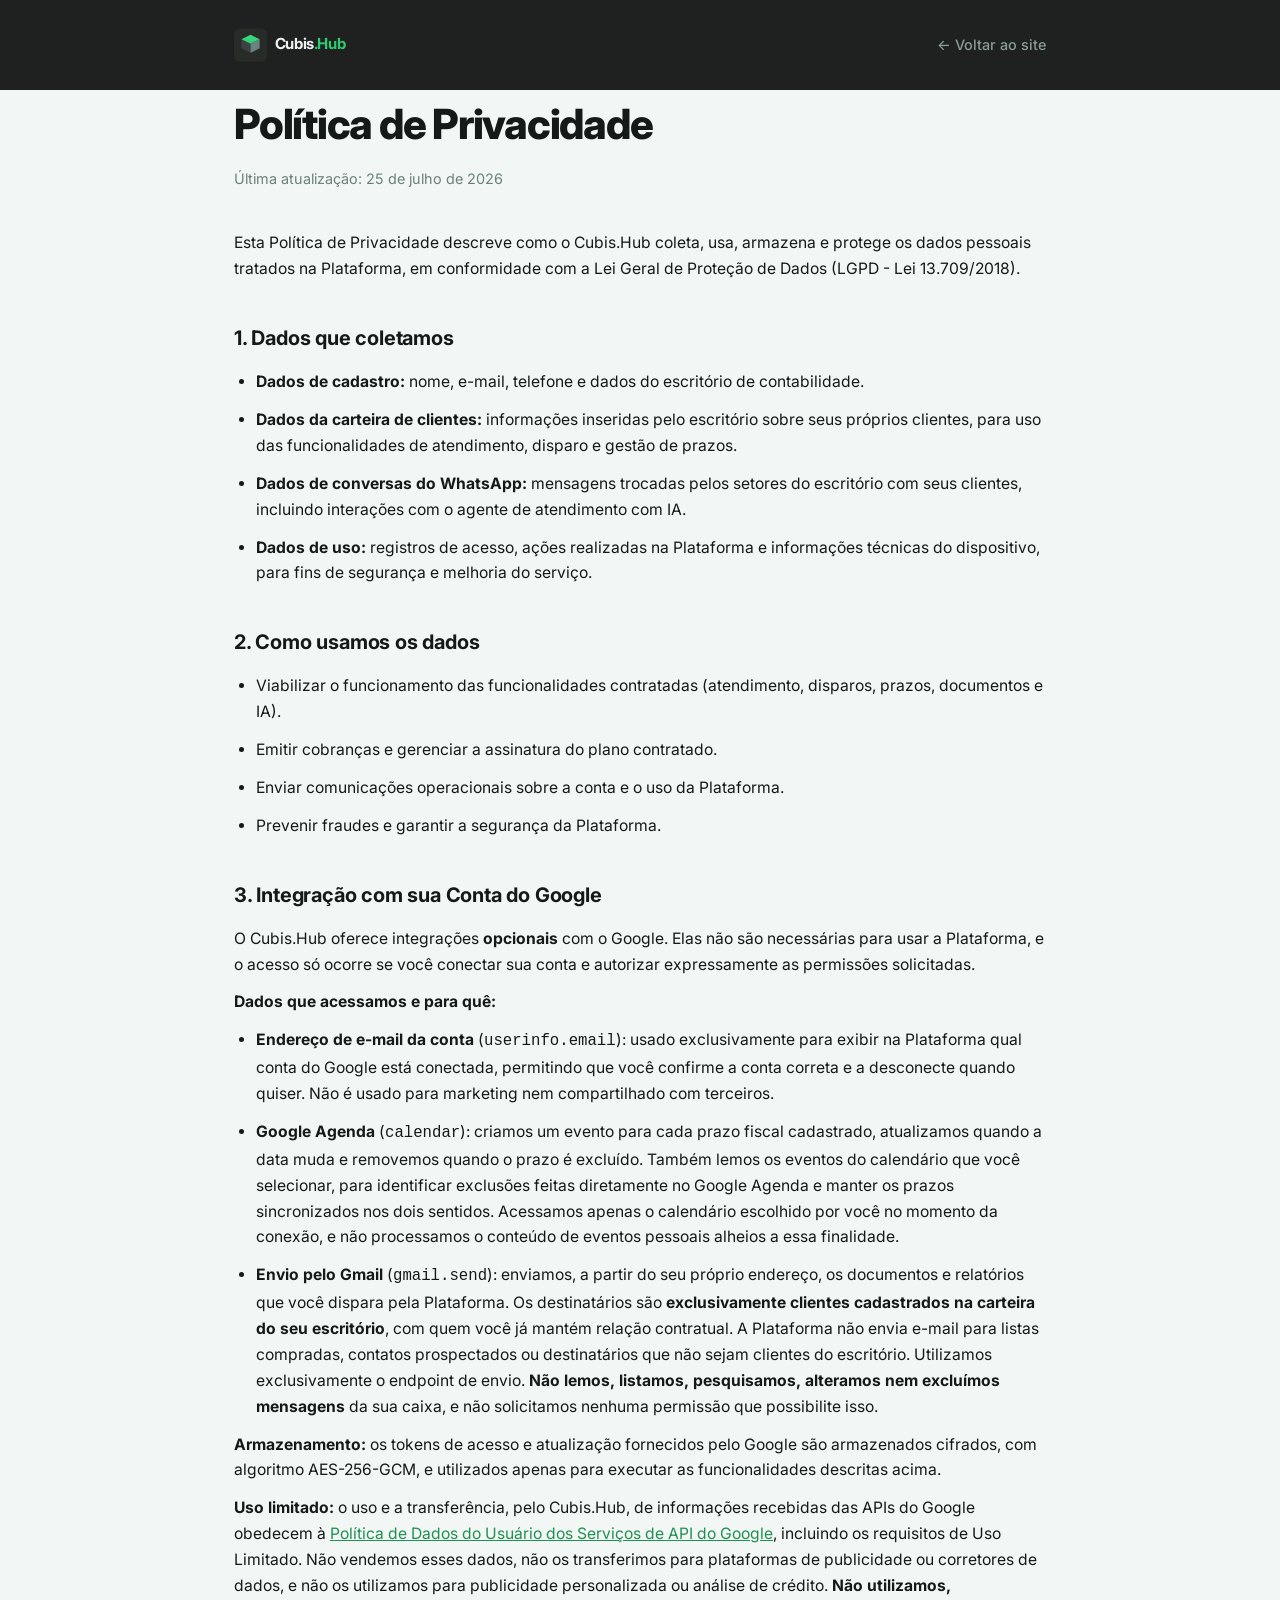
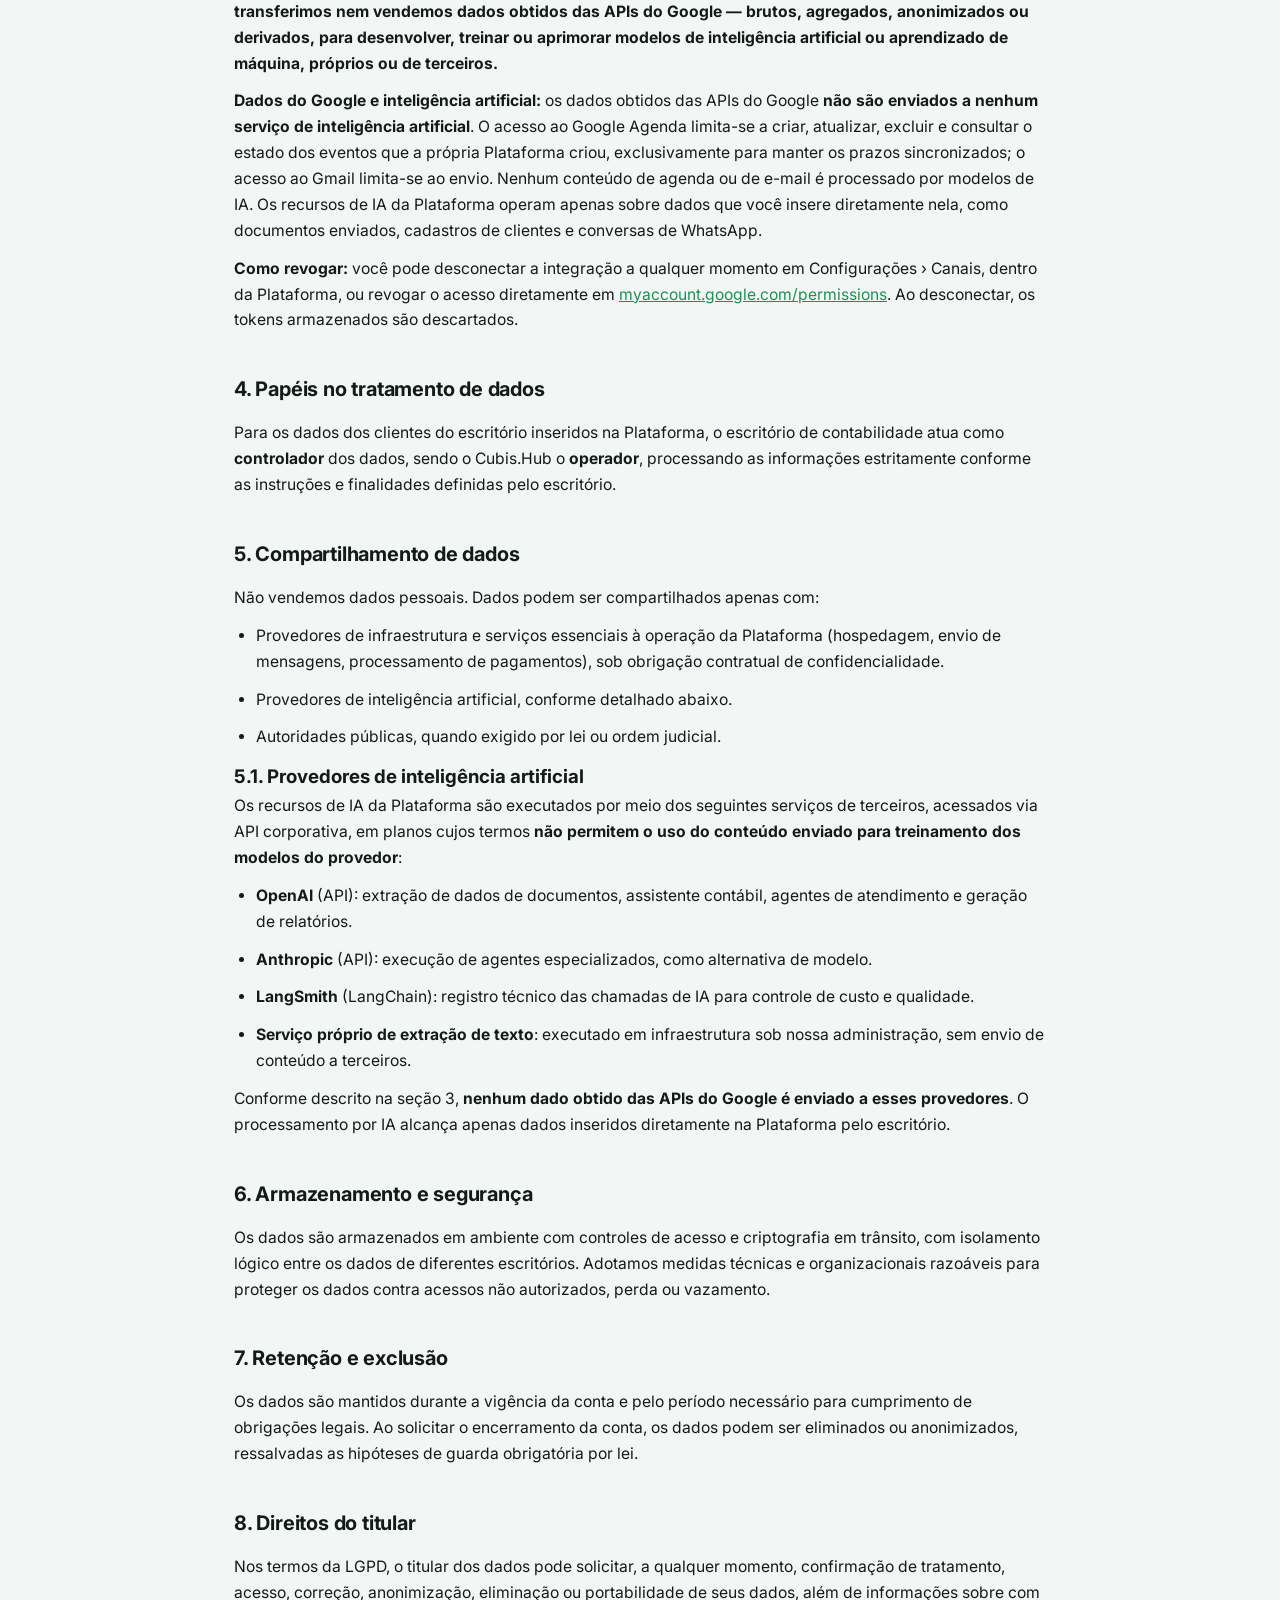
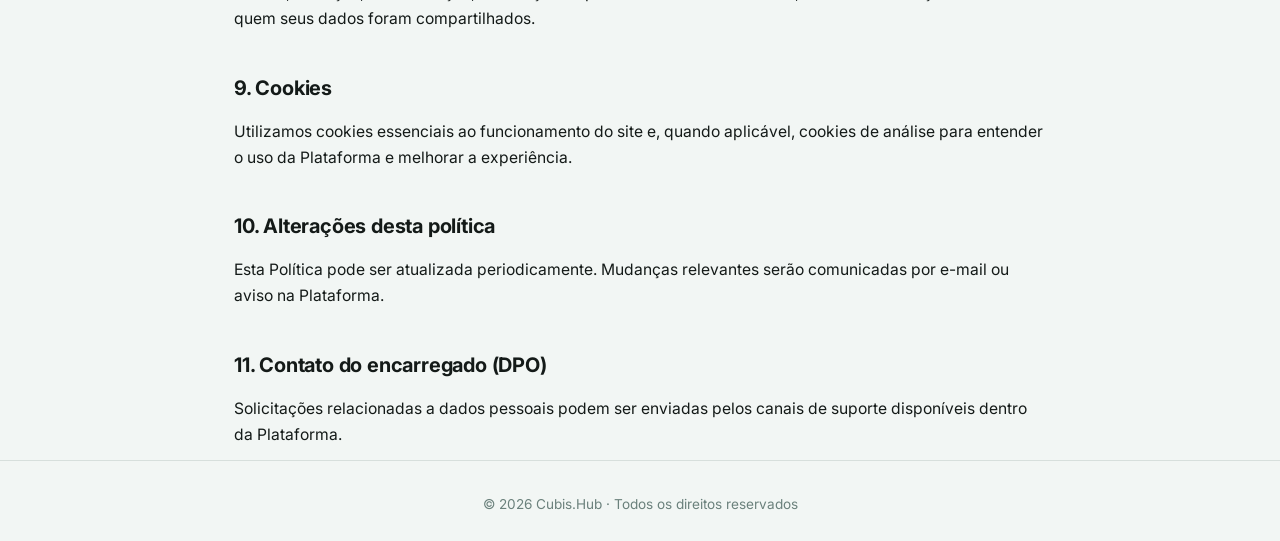
<file: privacidade.html>
<!DOCTYPE html>
<html lang="pt-BR">
<head>
<meta charset="UTF-8" />
<meta name="viewport" content="width=device-width, initial-scale=1.0" />
<title>Política de Privacidade | Cubis.Hub</title>
<meta name="description" content="Política de Privacidade do Cubis.Hub: como coletamos, usamos e protegemos os dados do seu escritório contábil e dos seus clientes, conforme a LGPD." />
<link rel="canonical" href="https://cubishub.com.br/privacidade.html" />
<meta name="robots" content="index, follow" />
<link rel="icon" type="image/svg+xml" href="assets/favicon.svg" />
<link rel="preconnect" href="https://fonts.googleapis.com" />
<link rel="preconnect" href="https://fonts.gstatic.com" crossorigin />
<link href="https://fonts.googleapis.com/css2?family=Inter:wght@400;500;600;700;800&display=swap" rel="stylesheet" />
<style>
  :root {
    --green: #2ECC71; --green-light: #3DDA85; --green-deep: #1F8F52;
    --ink: #141A18; --ink-soft: #6B817C;
    --bg: #F2F6F4; --card: #FFFFFF; --border: rgba(90,116,112,0.18);
    --dark: #1E211F; --dark-fg: #F0F2F1; --dark-muted: #889C96; --dark-border: rgba(106,132,129,0.22);
  }
  * { margin: 0; padding: 0; box-sizing: border-box; }
  body { font-family: 'Inter', system-ui, sans-serif; background: var(--bg); color: var(--ink); line-height: 1.65; -webkit-font-smoothing: antialiased; }
  .wrap { max-width: 860px; margin: 0 auto; padding: 0 24px; }
  header { background: var(--dark); padding: 24px 0; }
  header .wrap { display: flex; align-items: center; justify-content: space-between; }
  .logo { height: 42px; display: block; }
  .back { color: var(--dark-muted); font-size: 0.9rem; font-weight: 500; text-decoration: none; transition: color .2s; }
  .back:hover { color: var(--dark-fg); }
  main { padding: 64px 0 96px; }
  main h1 { font-size: clamp(1.9rem,4vw,2.6rem); font-weight: 800; letter-spacing: -0.03em; margin-bottom: 8px; }
  main .updated { color: var(--ink-soft); font-size: 0.9rem; margin-bottom: 40px; }
  main h2 { font-size: 1.25rem; font-weight: 700; margin: 40px 0 14px; letter-spacing: -0.01em; }
  main p, main li { color: var(--ink); font-size: 0.98rem; margin-bottom: 12px; }
  main ul { padding-left: 22px; margin-bottom: 12px; }
  main a { color: var(--green-deep); }
  footer { border-top: 1px solid var(--border); padding: 32px 0; text-align: center; color: var(--ink-soft); font-size: 0.85rem; }
  @media (max-width: 560px) { main { padding: 40px 0 64px; } }
</style>
</head>
<body>

<header>
  <div class="wrap">
    <a href="index.html" aria-label="Cubis.Hub">
      <svg class="logo" viewBox="0 0 210 66" role="img" aria-label="Cubis.Hub">
        <defs><linearGradient id="lg1" x1="0" y1="0" x2="0" y2="1"><stop offset="0%" stop-color="#3DDA85"/><stop offset="100%" stop-color="#2ECC71"/></linearGradient></defs>
        <rect x="0" y="7" width="52" height="52" rx="10" fill="#282C29"/>
        <g transform="translate(0,7) scale(0.65)">
          <polygon points="18,26 40,37 40,59 18,48" fill="#3D4240"/>
          <polygon points="62,26 62,48 40,59 40,37" fill="#6A8481"/>
          <polygon points="40,15 62,26 40,37 18,26" fill="url(#lg1)"/>
        </g>
        <text x="64" y="40" font-family="Inter, sans-serif" font-size="24" font-weight="700" letter-spacing="-0.025em"><tspan fill="#F0F2F1">Cubis</tspan><tspan fill="#2ECC71">.Hub</tspan></text>
      </svg>
    </a>
    <a class="back" href="index.html">&larr; Voltar ao site</a>
  </div>
</header>

<main class="wrap">
  <h1>Política de Privacidade</h1>
  <p class="updated">Última atualização: 25 de julho de 2026</p>

  <p>Esta Política de Privacidade descreve como o Cubis.Hub coleta, usa, armazena e protege os dados pessoais tratados na Plataforma, em conformidade com a Lei Geral de Proteção de Dados (LGPD - Lei 13.709/2018).</p>

  <h2>1. Dados que coletamos</h2>
  <ul>
    <li><strong>Dados de cadastro:</strong> nome, e-mail, telefone e dados do escritório de contabilidade.</li>
    <li><strong>Dados da carteira de clientes:</strong> informações inseridas pelo escritório sobre seus próprios clientes, para uso das funcionalidades de atendimento, disparo e gestão de prazos.</li>
    <li><strong>Dados de conversas do WhatsApp:</strong> mensagens trocadas pelos setores do escritório com seus clientes, incluindo interações com o agente de atendimento com IA.</li>
    <li><strong>Dados de uso:</strong> registros de acesso, ações realizadas na Plataforma e informações técnicas do dispositivo, para fins de segurança e melhoria do serviço.</li>
  </ul>

  <h2>2. Como usamos os dados</h2>
  <ul>
    <li>Viabilizar o funcionamento das funcionalidades contratadas (atendimento, disparos, prazos, documentos e IA).</li>
    <li>Emitir cobranças e gerenciar a assinatura do plano contratado.</li>
    <li>Enviar comunicações operacionais sobre a conta e o uso da Plataforma.</li>
    <li>Prevenir fraudes e garantir a segurança da Plataforma.</li>
  </ul>

  <h2>3. Integração com sua Conta do Google</h2>
  <p>O Cubis.Hub oferece integrações <strong>opcionais</strong> com o Google. Elas não são necessárias para usar a Plataforma, e o acesso só ocorre se você conectar sua conta e autorizar expressamente as permissões solicitadas.</p>

  <p><strong>Dados que acessamos e para quê:</strong></p>
  <ul>
    <li><strong>Endereço de e-mail da conta</strong> (<code>userinfo.email</code>): usado exclusivamente para exibir na Plataforma qual conta do Google está conectada, permitindo que você confirme a conta correta e a desconecte quando quiser. Não é usado para marketing nem compartilhado com terceiros.</li>
    <li><strong>Google Agenda</strong> (<code>calendar</code>): criamos um evento para cada prazo fiscal cadastrado, atualizamos quando a data muda e removemos quando o prazo é excluído. Também lemos os eventos do calendário que você selecionar, para identificar exclusões feitas diretamente no Google Agenda e manter os prazos sincronizados nos dois sentidos. Acessamos apenas o calendário escolhido por você no momento da conexão, e não processamos o conteúdo de eventos pessoais alheios a essa finalidade.</li>
    <li><strong>Envio pelo Gmail</strong> (<code>gmail.send</code>): enviamos, a partir do seu próprio endereço, os documentos e relatórios que você dispara pela Plataforma. Os destinatários são <strong>exclusivamente clientes cadastrados na carteira do seu escritório</strong>, com quem você já mantém relação contratual. A Plataforma não envia e-mail para listas compradas, contatos prospectados ou destinatários que não sejam clientes do escritório. Utilizamos exclusivamente o endpoint de envio. <strong>Não lemos, listamos, pesquisamos, alteramos nem excluímos mensagens</strong> da sua caixa, e não solicitamos nenhuma permissão que possibilite isso.</li>
  </ul>

  <p><strong>Armazenamento:</strong> os tokens de acesso e atualização fornecidos pelo Google são armazenados cifrados, com algoritmo AES-256-GCM, e utilizados apenas para executar as funcionalidades descritas acima.</p>

  <p><strong>Uso limitado:</strong> o uso e a transferência, pelo Cubis.Hub, de informações recebidas das APIs do Google obedecem à <a href="https://developers.google.com/terms/api-services-user-data-policy" target="_blank" rel="noopener">Política de Dados do Usuário dos Serviços de API do Google</a>, incluindo os requisitos de Uso Limitado. Não vendemos esses dados, não os transferimos para plataformas de publicidade ou corretores de dados, e não os utilizamos para publicidade personalizada ou análise de crédito. <strong>Não utilizamos, transferimos nem vendemos dados obtidos das APIs do Google — brutos, agregados, anonimizados ou derivados, para desenvolver, treinar ou aprimorar modelos de inteligência artificial ou aprendizado de máquina, próprios ou de terceiros.</strong></p>

  <p><strong>Dados do Google e inteligência artificial:</strong> os dados obtidos das APIs do Google <strong>não são enviados a nenhum serviço de inteligência artificial</strong>. O acesso ao Google Agenda limita-se a criar, atualizar, excluir e consultar o estado dos eventos que a própria Plataforma criou, exclusivamente para manter os prazos sincronizados; o acesso ao Gmail limita-se ao envio. Nenhum conteúdo de agenda ou de e-mail é processado por modelos de IA. Os recursos de IA da Plataforma operam apenas sobre dados que você insere diretamente nela, como documentos enviados, cadastros de clientes e conversas de WhatsApp.</p>

  <p><strong>Como revogar:</strong> você pode desconectar a integração a qualquer momento em Configurações &rsaquo; Canais, dentro da Plataforma, ou revogar o acesso diretamente em <a href="https://myaccount.google.com/permissions" target="_blank" rel="noopener">myaccount.google.com/permissions</a>. Ao desconectar, os tokens armazenados são descartados.</p>

  <h2>4. Papéis no tratamento de dados</h2>
  <p>Para os dados dos clientes do escritório inseridos na Plataforma, o escritório de contabilidade atua como <strong>controlador</strong> dos dados, sendo o Cubis.Hub o <strong>operador</strong>, processando as informações estritamente conforme as instruções e finalidades definidas pelo escritório.</p>

  <h2>5. Compartilhamento de dados</h2>
  <p>Não vendemos dados pessoais. Dados podem ser compartilhados apenas com:</p>
  <ul>
    <li>Provedores de infraestrutura e serviços essenciais à operação da Plataforma (hospedagem, envio de mensagens, processamento de pagamentos), sob obrigação contratual de confidencialidade.</li>
    <li>Provedores de inteligência artificial, conforme detalhado abaixo.</li>
    <li>Autoridades públicas, quando exigido por lei ou ordem judicial.</li>
  </ul>

  <h3>5.1. Provedores de inteligência artificial</h3>
  <p>Os recursos de IA da Plataforma são executados por meio dos seguintes serviços de terceiros, acessados via API corporativa, em planos cujos termos <strong>não permitem o uso do conteúdo enviado para treinamento dos modelos do provedor</strong>:</p>
  <ul>
    <li><strong>OpenAI</strong> (API): extração de dados de documentos, assistente contábil, agentes de atendimento e geração de relatórios.</li>
    <li><strong>Anthropic</strong> (API): execução de agentes especializados, como alternativa de modelo.</li>
    <li><strong>LangSmith</strong> (LangChain): registro técnico das chamadas de IA para controle de custo e qualidade.</li>
    <li><strong>Serviço próprio de extração de texto</strong>: executado em infraestrutura sob nossa administração, sem envio de conteúdo a terceiros.</li>
  </ul>
  <p>Conforme descrito na seção 3, <strong>nenhum dado obtido das APIs do Google é enviado a esses provedores</strong>. O processamento por IA alcança apenas dados inseridos diretamente na Plataforma pelo escritório.</p>

  <h2>6. Armazenamento e segurança</h2>
  <p>Os dados são armazenados em ambiente com controles de acesso e criptografia em trânsito, com isolamento lógico entre os dados de diferentes escritórios. Adotamos medidas técnicas e organizacionais razoáveis para proteger os dados contra acessos não autorizados, perda ou vazamento.</p>

  <h2>7. Retenção e exclusão</h2>
  <p>Os dados são mantidos durante a vigência da conta e pelo período necessário para cumprimento de obrigações legais. Ao solicitar o encerramento da conta, os dados podem ser eliminados ou anonimizados, ressalvadas as hipóteses de guarda obrigatória por lei.</p>

  <h2>8. Direitos do titular</h2>
  <p>Nos termos da LGPD, o titular dos dados pode solicitar, a qualquer momento, confirmação de tratamento, acesso, correção, anonimização, eliminação ou portabilidade de seus dados, além de informações sobre com quem seus dados foram compartilhados.</p>

  <h2>9. Cookies</h2>
  <p>Utilizamos cookies essenciais ao funcionamento do site e, quando aplicável, cookies de análise para entender o uso da Plataforma e melhorar a experiência.</p>

  <h2>10. Alterações desta política</h2>
  <p>Esta Política pode ser atualizada periodicamente. Mudanças relevantes serão comunicadas por e-mail ou aviso na Plataforma.</p>

  <h2>11. Contato do encarregado (DPO)</h2>
  <p>Solicitações relacionadas a dados pessoais podem ser enviadas pelos canais de suporte disponíveis dentro da Plataforma.</p>
</main>

<footer>
  <div class="wrap">© 2026 Cubis.Hub · Todos os direitos reservados</div>
</footer>

</body>
</html>
</file>
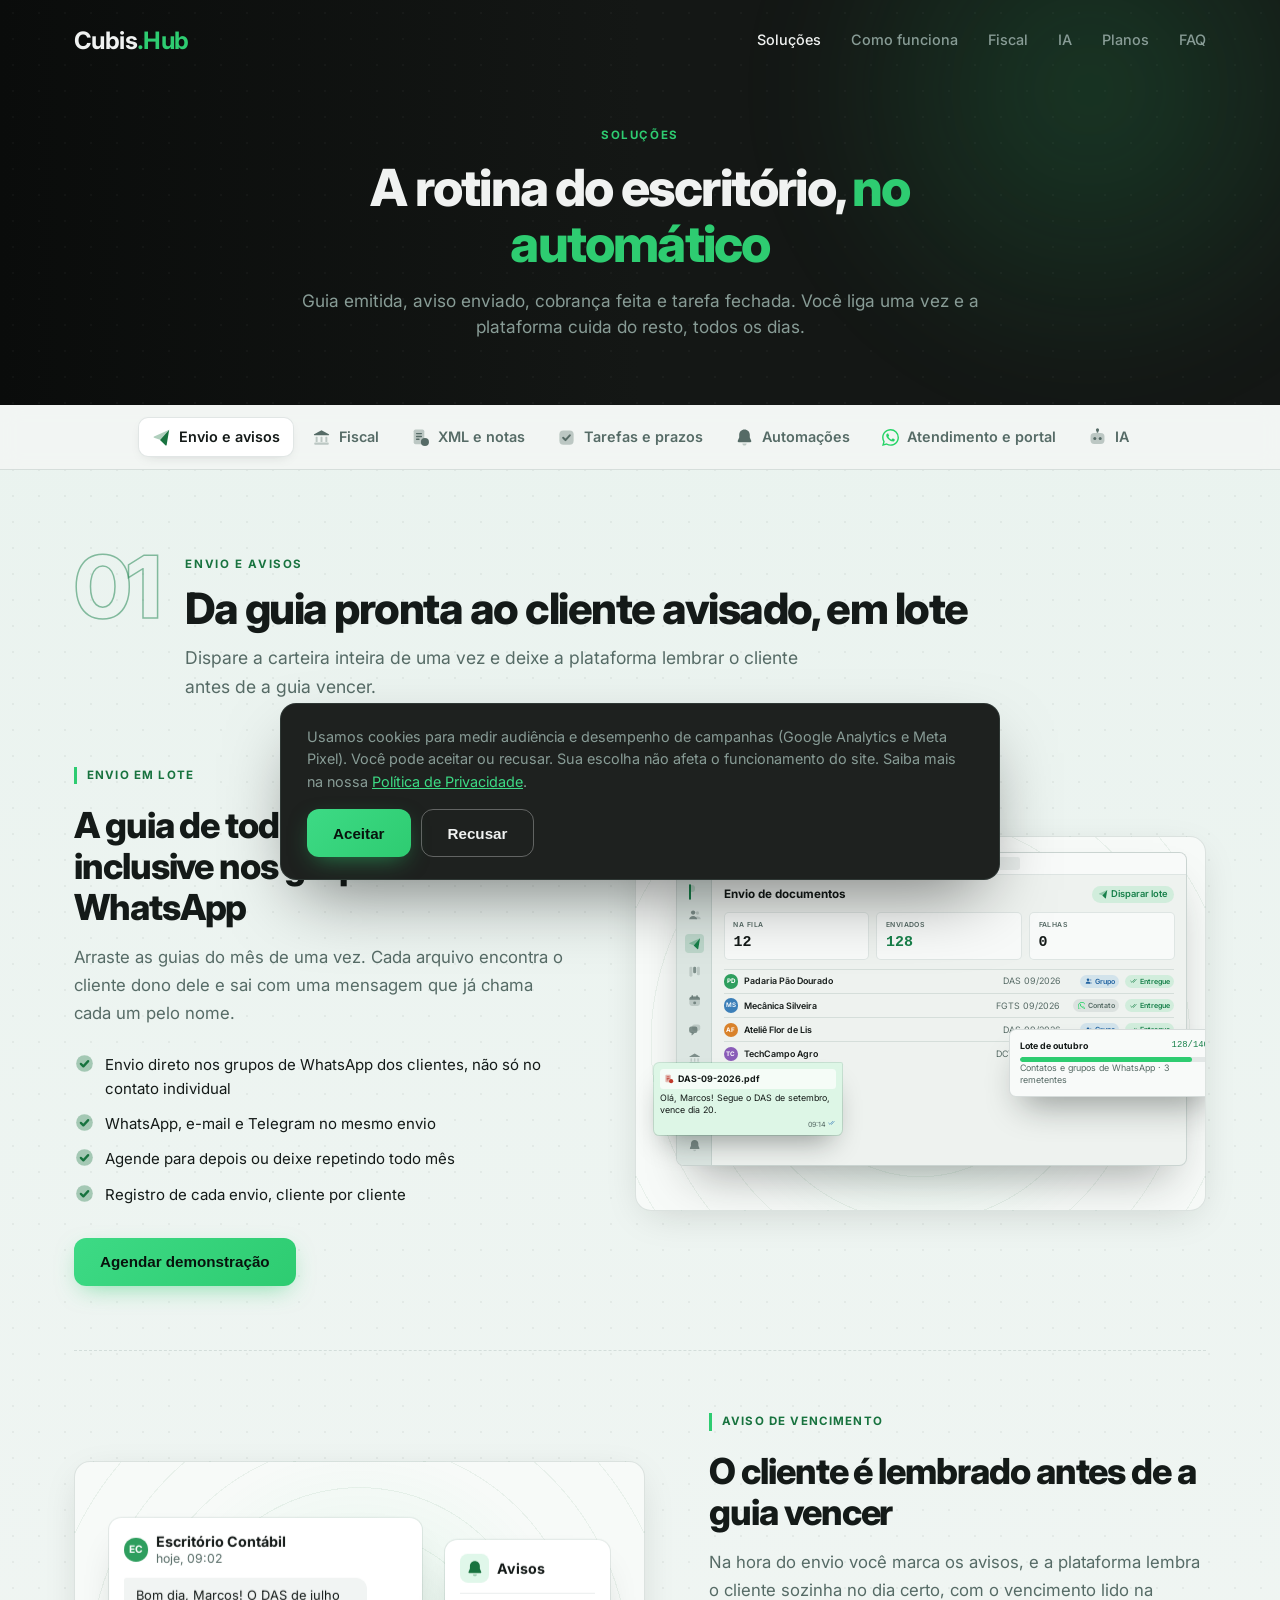
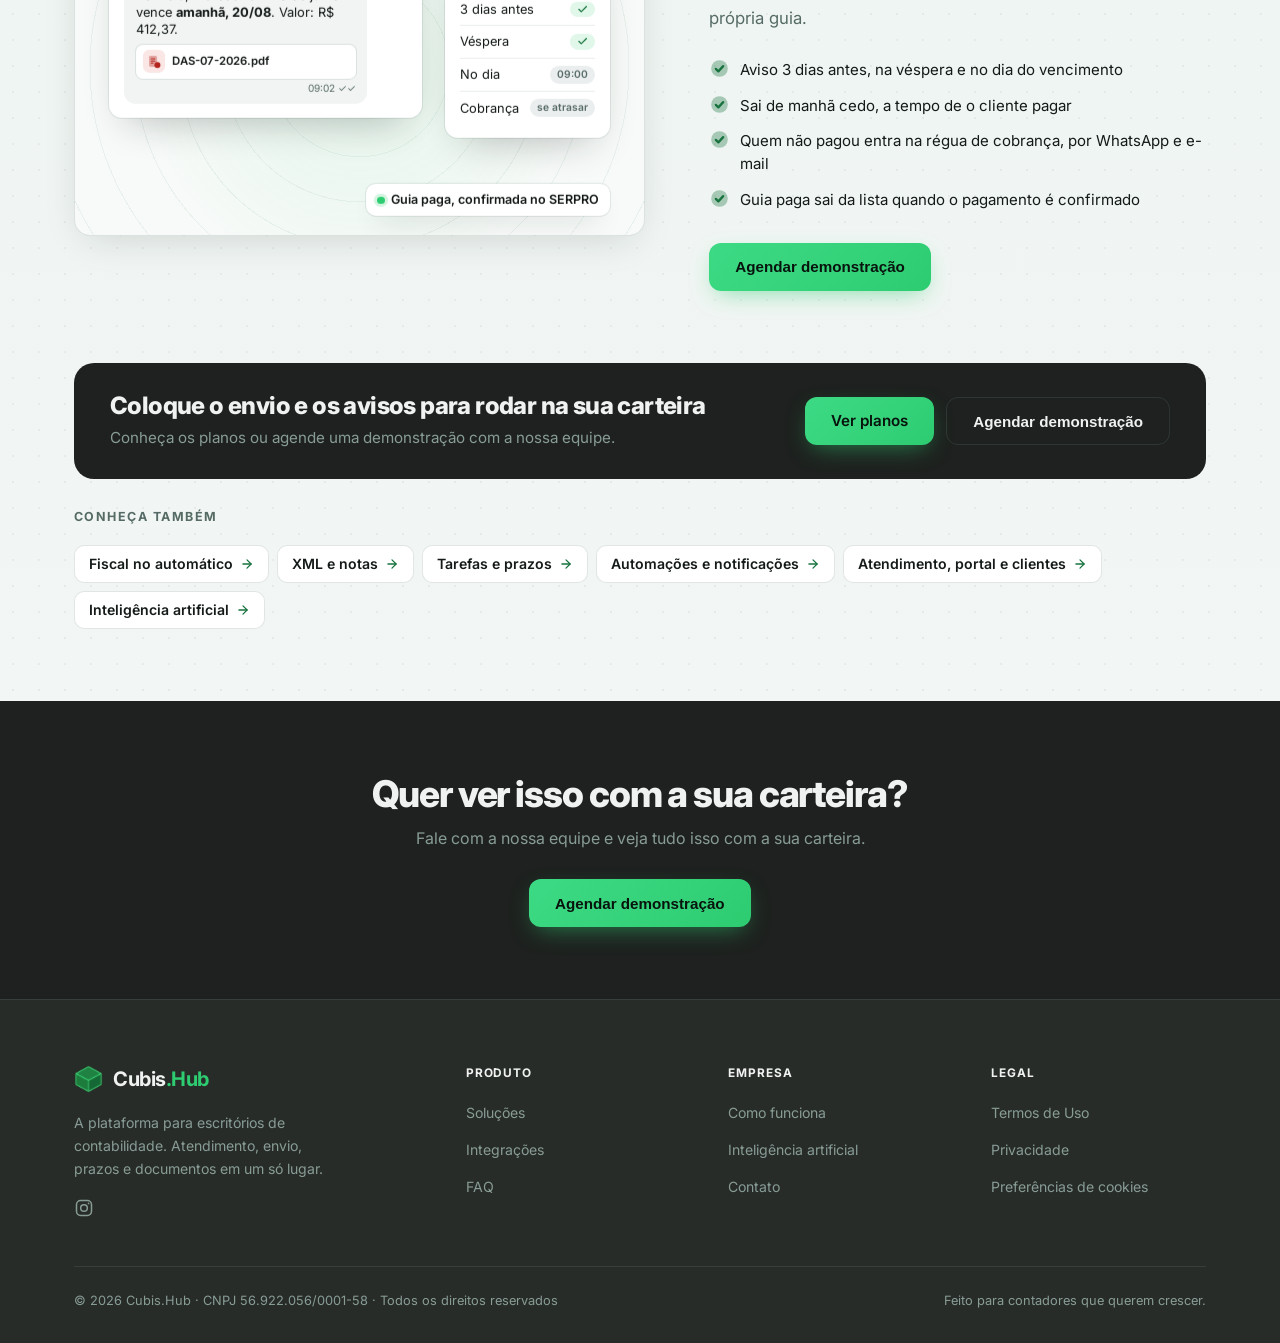
<file: solucoes.html>
<!DOCTYPE html>
<html lang="pt-BR">
<head>
<!-- Consentimento de cookies (LGPD): nega por padrao, so libera apos aceite no banner -->
<script>
  window.dataLayer = window.dataLayer || [];
  function gtag(){dataLayer.push(arguments);}
  gtag('consent', 'default', {
    'analytics_storage': 'denied',
    'ad_storage': 'denied',
    'ad_user_data': 'denied',
    'ad_personalization': 'denied'
  });
</script>

<!-- Google tag (gtag.js) -->
<script async src="https://www.googletagmanager.com/gtag/js?id=G-9BZGKSVJ2T"></script>
<script>
  gtag('js', new Date());
  gtag('config', 'G-9BZGKSVJ2T');
</script>

<!-- Meta Pixel Code -->
<script>
!function(f,b,e,v,n,t,s)
{if(f.fbq)return;n=f.fbq=function(){n.callMethod?
n.callMethod.apply(n,arguments):n.queue.push(arguments)};
if(!f._fbq)f._fbq=n;n.push=n;n.loaded=!0;n.version='2.0';
n.queue=[];t=b.createElement(e);t.async=!0;
t.src=v;s=b.getElementsByTagName(e)[0];
s.parentNode.insertBefore(t,s)}(window, document,'script',
'https://connect.facebook.net/en_US/fbevents.js');
fbq('init', '1789367172482808');
fbq('consent', 'revoke');
</script>
<noscript><img height="1" width="1" style="display:none"
src="https://www.facebook.com/tr?id=1789367172482808&ev=PageView&noscript=1"
/></noscript>
<!-- End Meta Pixel Code -->

<!-- Aplica consentimento salvo (aceite/recusa de visita anterior) -->
<script>
(function () {
  try {
    var consent = localStorage.getItem('cubishub_cookie_consent');
    if (consent === 'granted') {
      gtag('consent', 'update', {
        'analytics_storage': 'granted',
        'ad_storage': 'granted',
        'ad_user_data': 'granted',
        'ad_personalization': 'granted'
      });
      fbq('consent', 'grant');
      fbq('track', 'PageView');
    }
  } catch (e) {}
})();
</script>

<!-- Eventos de conversao: dispara GA4 + Meta Pixel juntos, tolerando bloqueadores de ads -->
<script>
function trackConversion(gaEventName, params, fbEventName, fbCustom) {
  params = params || {};
  try { if (typeof gtag === 'function') gtag('event', gaEventName, params); } catch (e) {}
  try {
    if (typeof fbq === 'function') {
      if (fbCustom) fbq('trackCustom', fbEventName, params);
      else fbq('track', fbEventName, params);
    }
  } catch (e) {}
}
</script>

<meta charset="UTF-8" />
<meta name="viewport" content="width=device-width, initial-scale=1.0" />
<title>Soluções | Cubis.Hub</title>
<meta name="description" content="DAS, DCTFWeb e DAS MEI automáticos, envio de guias em lote, honorários com boleto e Pix, emissão de NFS-e, portal do cliente e agente de IA no WhatsApp: veja cada solução do Cubis.Hub." />
<link rel="canonical" href="https://cubishub.com.br/solucoes.html" />
<meta name="google-site-verification" content="qyxFXVbZ046ZMRCxJ17a0ruOamdpgJodCg41jpuW8jw" />

<!-- Open Graph -->
<meta property="og:type" content="website" />
<meta property="og:site_name" content="Cubis.Hub" />
<meta property="og:url" content="https://cubishub.com.br/solucoes.html" />
<meta property="og:title" content="Soluções | Cubis.Hub" />
<meta property="og:description" content="Guias do SERPRO enviadas em lote no WhatsApp, inclusive nos grupos dos clientes. Aviso de vencimento, XML, portal do cliente e agentes de IA para o seu escritório contábil." />
<meta property="og:image" content="https://cubishub.com.br/assets/og-image.png" />
<meta property="og:image:type" content="image/png" />
<meta property="og:image:width" content="1200" />
<meta property="og:image:height" content="630" />
<meta name="twitter:card" content="summary_large_image" />
<meta name="twitter:title" content="Cubis.Hub | O escritório contábil inteiro em uma tela só" />
<meta name="twitter:description" content="Guias do SERPRO enviadas em lote no WhatsApp, inclusive nos grupos dos clientes. Aviso de vencimento, XML, portal do cliente e agentes de IA para o seu escritório contábil." />
<meta name="twitter:image" content="https://cubishub.com.br/assets/og-image.png" />

<link rel="icon" type="image/svg+xml" href="assets/favicon.svg" />

<link rel="preconnect" href="https://fonts.googleapis.com" />
<link rel="preconnect" href="https://fonts.gstatic.com" crossorigin />
<link href="https://fonts.googleapis.com/css2?family=Inter:wght@300;400;500;600;700;800&display=swap" rel="stylesheet" />

<style>
  :root {
    /* Brand �?" forest green / sage (espelha o design system da plataforma) */
    --green:        #2ECC71;
    --green-light:  #3DDA85;
    --green-deep:   #18733F;
    --sage:         #5A7470;
    --sage-light:   #6A8481;

    --ink:          #141A18;   /* foreground light */
    --ink-soft:     #566B66;   /* muted-foreground light */

    --bg:           #F2F6F4;   /* background light */
    --card:         #FFFFFF;
    --border:       rgba(90,116,112,0.18);

    --dark:         #1E211F;   /* sidebar / hero */
    --dark-2:       #282C29;   /* dark bg */
    --dark-3:       #323834;   /* dark card */
    --dark-fg:      #F0F2F1;
    --dark-muted:   #889C96;
    --dark-border:  rgba(106,132,129,0.22);

    --radius:       0.75rem;
    --radius-lg:    1rem;
    --shadow:       0 10px 40px -12px rgba(20,26,24,0.18);
    --shadow-soft:  0 4px 24px -8px rgba(20,26,24,0.12);

    /* Malha pontilhada (mesma do header) — escura p/ seções claras, clara p/ seções escuras */
    --dots-light:   radial-gradient(circle, rgba(20,26,24,0.05) 1px, transparent 1px);
    --dots-dark:    radial-gradient(circle, rgba(255,255,255,0.05) 1px, transparent 1px);
  }

  * { margin: 0; padding: 0; box-sizing: border-box; }

  /* Texto lido por rastreadores e leitores de tela, invisível na tela */
  .sr-only {
    position: absolute; width: 1px; height: 1px;
    padding: 0; margin: -1px; overflow: hidden;
    clip: rect(0, 0, 0, 0); white-space: nowrap; border: 0;
  }

  html { scroll-behavior: smooth; overflow-x: hidden; }

  body {
    font-family: 'Inter', system-ui, -apple-system, sans-serif;
    background: var(--bg);
    color: var(--ink);
    -webkit-font-smoothing: antialiased;
    -moz-osx-font-smoothing: grayscale;
    line-height: 1.55;
    overflow-x: hidden;
  }

  h1, h2, h3, h4 { font-weight: 700; letter-spacing: -0.025em; line-height: 1.12; }

  a { color: inherit; text-decoration: none; }

  .wrap { width: 100%; max-width: 1180px; margin: 0 auto; padding: 0 24px; }

  .eyebrow {
    display: inline-flex; align-items: center; gap: 8px;
    font-size: 0.78rem; font-weight: 600; letter-spacing: 0.04em; text-transform: uppercase;
    color: var(--green-deep);
    background: rgba(46,204,113,0.10);
    border: 1px solid rgba(46,204,113,0.22);
    padding: 6px 14px; border-radius: 999px;
  }

  /* �"?�"? Buttons �"?�"?�"?�"?�"?�"?�"?�"?�"?�"?�"?�"?�"?�"?�"?�"?�"?�"?�"?�"?�"?�"?�"?�"?�"?�"?�"?�"?�"?�"?�"?�"?�"?�"?�"? */
  .btn {
    display: inline-flex; align-items: center; justify-content: center; gap: 8px;
    height: 48px; padding: 0 26px; border-radius: var(--radius);
    font-size: 0.95rem; font-weight: 600; cursor: pointer; border: none;
    transition: transform .15s ease, box-shadow .2s ease, background .2s ease;
    white-space: nowrap;
  }
  .btn svg { width: 18px; height: 18px; }
  .btn-primary {
    background: linear-gradient(135deg, var(--green-light), var(--green));
    color: #08130D; box-shadow: 0 8px 24px -8px rgba(46,204,113,0.6);
  }
  .btn-primary:hover { transform: translateY(-2px); box-shadow: 0 14px 32px -8px rgba(46,204,113,0.7); }
  .btn-ghost {
    background: rgba(255,255,255,0.06); color: var(--dark-fg);
    border: 1px solid var(--dark-border);
  }
  .btn-ghost:hover { background: rgba(255,255,255,0.12); }
  .btn-outline {
    background: transparent; color: var(--ink); border: 1px solid var(--border);
  }
  .btn-outline:hover { border-color: var(--sage); background: rgba(90,116,112,0.05); }

  /* �.��.��.��.��.��.��.��.��.��.��.��.� HERO (dark + cubos) �.��.��.��.��.��.��.��.��.��.��.��.� */
  .hero {
    position: relative; background: linear-gradient(90deg, #0a0c0b 0%, #141715 50%); color: var(--dark-fg);
    overflow: hidden; padding-bottom: 296px;
  }
  #cube-canvas {
    position: absolute; inset: 0; width: 100%; height: 100%; z-index: 1;
  }
  .hero-dotgrid {
    position: absolute; inset: 0; z-index: 2; pointer-events: none;
    background-image: radial-gradient(circle, rgba(255,255,255,0.06) 1px, transparent 1px);
    background-size: 26px 26px; opacity: 0.5;
  }
  .hero-glow {
    position: absolute; z-index: 2; pointer-events: none;
    width: 620px; height: 620px; border-radius: 50%;
    background: radial-gradient(circle, rgba(46,204,113,0.18), transparent 70%);
    filter: blur(40px); top: -220px; right: -120px;
  }
  .hero-fade {
    position: absolute; bottom: 0; left: 0; right: 0; height: 160px; z-index: 2; pointer-events: none;
    background: linear-gradient(to bottom, transparent, #141715);
  }
  .hero > .wrap { position: relative; z-index: 5; }

  /* Nav */
  nav.topbar {
    display: flex; align-items: center; justify-content: space-between;
    padding: 22px 0; position: relative; z-index: 20;
  }
  .brand-mark { display: flex; align-items: center; gap: 10px; }
  .brand-mark-text { font-family: 'Inter', sans-serif; font-size: 24px; font-weight: 700; letter-spacing: -0.025em; color: #F0F2F1; }
  .brand-mark-text .hub { color: #2ECC71; }
  .nav-links { display: flex; align-items: center; gap: 30px; }
  .nav-links a { font-size: 0.9rem; color: var(--dark-muted); font-weight: 500; transition: color .2s; }
  .nav-links a:hover { color: var(--dark-fg); }
  .nav-cta { display: flex; align-items: center; gap: 14px; }
  .nav-login { font-size: 0.9rem; color: var(--dark-fg); font-weight: 500; }
  .btn-sm { height: 40px; padding: 0 18px; font-size: 0.88rem; }
  .stickybar { position: fixed; top: 0; left: 0; right: 0; z-index: 150; background: rgba(20,23,21,0.94); border-bottom: 1px solid var(--dark-border); transform: translateY(-100%); visibility: hidden; transition: transform .35s cubic-bezier(.16,1,.3,1), visibility 0s linear .35s; }
  .stickybar.show { transform: none; visibility: visible; transition: transform .35s cubic-bezier(.16,1,.3,1), visibility 0s; }
  .stickybar-in { display: flex; align-items: center; justify-content: space-between; height: 60px; }
  .stickybar-brand { display: flex; align-items: center; gap: 8px; font-weight: 800; color: var(--dark-fg); letter-spacing: -0.02em; }
  .stickybar-brand .hub { color: var(--green); }
  .stickybar-actions { display: flex; align-items: center; gap: 20px; }
  .stickybar-link { font-size: 0.88rem; font-weight: 500; color: var(--dark-muted); }
  .stickybar-link:hover { color: var(--dark-fg); }
  @media (max-width: 560px) { .stickybar-link { display: none; } .stickybar-in { height: 56px; } }
  @media (prefers-reduced-motion: reduce) { .stickybar, .stickybar.show { transition: none; } }
  .menu-toggle { display: none; background: none; border: none; color: var(--dark-fg); cursor: pointer; }

  /* Hero content �?" centralizado */
  .hero-grid {
    display: flex; flex-direction: column; align-items: center; text-align: center;
    padding-top: 122px; max-width: 100%; margin: 0 auto;
  }
  .hero h1 {
    font-size: clamp(40px, 7vw, 86px); font-weight: 850; letter-spacing: -.03em; margin: 44px 0 22px; max-width: none; width: min(1500px, 94vw);
  }
  .hero h1 .accent {
    color: #22c55e;
  }
  .hero p.lead {
    font-size: 1.2rem; color: #C3D0CC; max-width: 600px; margin: 0 auto 34px; line-height: 1.6;
  }
  .hero-actions { display: flex; gap: 14px; flex-wrap: wrap; justify-content: center; margin-bottom: 30px; }
  .hero-trust-mobile { display: none; align-items: center; justify-content: center; gap: 14px; flex-wrap: wrap; color: var(--dark-muted); font-size: 0.88rem; margin-top: 6px; }
  .hero-trust { display: flex; align-items: center; justify-content: center; gap: 14px; flex-wrap: wrap; color: var(--dark-muted); font-size: 0.88rem; }
  .hero-trust .dot, .hero-trust-mobile .dot { width: 4px; height: 4px; border-radius: 50%; background: var(--sage-light); }
  .pill { display: inline-flex; align-items: center; gap: 6px; background: rgba(255,255,255,0.04); border: 1px solid rgba(255,255,255,0.08); border-radius: 999px; padding: 6px 12px; font-size: 12px; color: var(--dark-muted); font-weight: 500; }
  .pill svg { width: 13px; height: 13px; color: #22c55e; }
  .hero-tags { display: flex; gap: 12px; justify-content: center; flex-wrap: wrap; margin-top: 28px; }

  /* Esteira tipográfica (marquee) das funcionalidades — sem caixa */
  .hero-marquee { position: relative; width: 100%; margin-top: 34px; overflow: hidden;
    -webkit-mask-image: linear-gradient(90deg, transparent, #000 8%, #000 92%, transparent);
    mask-image: linear-gradient(90deg, transparent, #000 8%, #000 92%, transparent); }
  .hero-marquee-track { display: flex; align-items: center; width: max-content; animation: heroMarquee 40s linear infinite; }
  .hero-marquee:hover .hero-marquee-track { animation-play-state: paused; }
  .hero-marquee-group { display: flex; align-items: center; flex-shrink: 0; }
  .hm-item { display: inline-flex; align-items: center; padding: 0 30px; font-size: 1.12rem; font-weight: 600; letter-spacing: -0.015em; color: #AFC0BA; white-space: nowrap; transition: color .25s ease; }
  .hero-marquee:hover .hm-item { color: #8FA49D; }
  .hm-item:hover { color: #fff; }
  .hm-sep { display: inline-flex; flex-shrink: 0; color: var(--green); }
  .hm-sep svg { width: 16px; height: 16px; animation: hmSpin 9s linear infinite; }
  .hero-marquee:hover .hm-sep svg { animation-play-state: paused; }
  @keyframes heroMarquee { from { transform: translateX(0); } to { transform: translateX(-50%); } }
  @keyframes hmSpin { to { transform: rotate(360deg); } }
  @media (prefers-reduced-motion: reduce) {
    .hero-marquee-track { animation: none; flex-wrap: wrap; justify-content: center; }
    .hm-sep svg { animation: none; }
  }
  .check-row { display: flex; flex-direction: column; gap: 12px; margin-top: 30px; }
  .check-row .item { display: flex; align-items: center; gap: 11px; color: #C3D0CC; font-size: 0.96rem; }
  .check-row .ico { width: 26px; height: 26px; border-radius: 8px; background: rgba(46,204,113,0.16); display: grid; place-items: center; flex-shrink: 0; }
  .check-row .ico svg { width: 15px; height: 15px; color: var(--green-light); }

  /* Hero visual �?" app mock card */
  .hero-mock {
    background: linear-gradient(160deg, rgba(50,56,52,0.9), rgba(30,33,31,0.85));
    border: 1px solid var(--dark-border); border-radius: var(--radius-lg);
    padding: 18px; box-shadow: 0 30px 70px -20px rgba(0,0,0,0.6); backdrop-filter: blur(6px);
  }
  .mock-head { display: flex; align-items: center; gap: 7px; margin-bottom: 16px; padding: 0 4px; }
  .mock-head .d { width: 11px; height: 11px; border-radius: 50%; }
  .mock-head .d1 { background: #E74C3C; } .mock-head .d2 { background: #F39C12; } .mock-head .d3 { background: var(--green); }
  .mock-head .url { margin-left: 10px; font-size: 0.74rem; color: var(--dark-muted); font-family: ui-monospace, monospace; }
  .mock-body { display: flex; flex-direction: column; gap: 12px; }
  .mock-kpis { display: grid; grid-template-columns: repeat(3,1fr); gap: 10px; }
  .kpi { background: rgba(255,255,255,0.04); border: 1px solid var(--dark-border); border-radius: 12px; padding: 14px; }
  .kpi .label { font-size: 0.68rem; color: var(--dark-muted); text-transform: uppercase; letter-spacing: 0.04em; }
  .kpi .val { font-size: 1.5rem; font-weight: 700; margin-top: 4px; }
  .kpi .val.g { color: var(--green-light); }
  .mock-row { background: rgba(255,255,255,0.04); border: 1px solid var(--dark-border); border-radius: 12px; padding: 13px 15px; display: flex; align-items: center; gap: 12px; }
  .mock-row .av { width: 34px; height: 34px; border-radius: 9px; background: linear-gradient(135deg,var(--sage-light),var(--sage)); display: grid; place-items: center; color: #fff; font-weight: 700; font-size: 0.8rem; flex-shrink: 0; }
  .mock-row .meta { flex: 1; min-width: 0; }
  .mock-row .meta .n { font-size: 0.86rem; font-weight: 600; color: var(--dark-fg); }
  .mock-row .meta .s { font-size: 0.74rem; color: var(--dark-muted); }
  .tag { font-size: 0.68rem; font-weight: 600; padding: 4px 9px; border-radius: 999px; }
  .tag.sent { background: rgba(46,204,113,0.16); color: var(--green-light); }
  .tag.wait { background: rgba(243,156,18,0.16); color: #F5B656; }

  /* �.��.��.� PROOFBAR �.��.��.� */
  .proofbar { background: var(--dots-dark) 0 0 / 26px 26px, var(--dark); border-bottom: 1px solid var(--dark-border); position: relative; }
  .proofbar-grid { display: grid; grid-template-columns: repeat(4,1fr); }
  .proofbar-item { padding: 30px 28px; border-right: 1px solid var(--dark-border); position: relative; transition: background .2s; }
  .proofbar-item:last-child { border-right: none; }
  .proofbar-item:hover { background: rgba(255,255,255,0.025); }
  .proofbar-item .num { font-size: 2rem; font-weight: 800; color: var(--dark-fg); line-height: 1; letter-spacing: -0.03em; margin-bottom: 5px; }
  .proofbar-item .num .acc { color: var(--green); }
  .proofbar-item .cap { font-size: 0.8rem; color: var(--dark-muted); line-height: 1.4; }
  .proofbar-item .bar { position: absolute; bottom: 0; left: 0; width: 0; height: 2px; background: var(--green); transition: width .4s ease; }
  .proofbar-item:hover .bar { width: 100%; }

  /* �.��.��.� BENTO BENEFITS �.��.��.� */
  .section-bento { background: var(--dots-light) 0 0 / 26px 26px, var(--bg); padding: 100px 0; position: relative; overflow: hidden; }
  .bento-header { margin-bottom: 52px; }
  .bento-header h2 { font-size: clamp(2rem, 3.4vw, 2.8rem); font-weight: 800; letter-spacing: -0.03em; max-width: 520px; line-height: 1.1; color: var(--ink); }
  .bento-header { text-align: center; max-width: 640px; margin: 0 auto 44px; }
  .bento-header p { font-size: 1.05rem; color: var(--ink-soft); margin-top: 14px; }
  .section-portal { background: var(--dots-light) 0 0 / 26px 26px, #EAF3EF; padding: 100px 0; }
  .portal-header { text-align: center; max-width: 680px; margin: 0 auto 48px; }
  .portal-header h2 { font-size: clamp(2rem,3.4vw,2.8rem); font-weight: 800; letter-spacing: -0.03em; margin-bottom: 14px; }
  .portal-header p { font-size: 1.05rem; color: var(--ink-soft); }
  .pt-grid { display: grid; grid-template-columns: repeat(3,1fr); max-width: 980px; margin: 0 auto; background: var(--card); border: 1px solid var(--border); border-radius: 20px; }
  .pt-col { padding: 30px 30px 32px; }
  .pt-col + .pt-col { border-left: 1px solid var(--border); }
  .pt-col h3 { font-size: 1.1rem; font-weight: 700; letter-spacing: -0.015em; margin-bottom: 16px; }
  .pt-col ul { list-style: none; display: flex; flex-direction: column; gap: 11px; }
  .pt-col li { display: flex; gap: 9px; align-items: flex-start; font-size: 0.92rem; line-height: 1.5; color: var(--ink); }
  .pt-col li svg { width: 19px; height: 19px; color: var(--green-deep); flex-shrink: 0; margin-top: 1px; }
  .pt-note { text-align: center; margin-top: 28px; font-size: 1rem; font-weight: 600; color: var(--ink); }
  @media (max-width: 800px) { .pt-grid { grid-template-columns: 1fr; } .pt-col + .pt-col { border-left: none; border-top: 1px solid var(--border); } .section-portal { padding: 64px 0; } }
  .vs { max-width: 980px; margin: 0 auto; border: 1px solid var(--border); border-radius: 20px; overflow: hidden; background: var(--card); }
  .vs-row { display: grid; grid-template-columns: 1fr 1fr; }
  .vs-row + .vs-row { border-top: 1px solid var(--border); }
  .vs-old, .vs-new { display: flex; align-items: flex-start; gap: 12px; padding: 18px 26px; font-size: 0.95rem; line-height: 1.5; }
  .vs-old { color: var(--ink-soft); }
  .vs-new { color: var(--ink); font-weight: 600; background: rgba(46,204,113,0.06); border-left: 1px solid var(--border); }
  .vs-head .vs-old, .vs-head .vs-new { font-size: 0.8rem; font-weight: 700; letter-spacing: .04em; padding-top: 16px; padding-bottom: 16px; }
  .vs-head .vs-new { color: var(--green-deep); }
  .vs-ic { width: 20px; height: 20px; border-radius: 50%; display: grid; place-items: center; flex-shrink: 0; margin-top: 1px; }
  .vs-ic svg { width: 10px; height: 10px; }
  .vs-old .vs-ic { background: rgba(20,26,24,0.06); color: var(--ink-soft); }
  .vs-new .vs-ic { background: none; color: var(--green-deep); width: 22px; height: 22px; }
  @media (max-width: 700px) { .vs-row { grid-template-columns: 1fr; } .vs-new { border-left: none; } .vs-head { display: none; } .vs-old { padding-bottom: 6px; } .vs-new { padding-top: 10px; } }

  /* �.��.��.� FEATURES �.��.��.� */
  .section-features { background: var(--dots-light) 0 0 / 26px 26px, linear-gradient(180deg,#EAF3EF 0%,var(--bg) 100%); padding: 100px 0; }
  .features-header { text-align: center; max-width: 600px; margin: 0 auto 72px; }
  .features-header h2 { font-size: clamp(2rem,3.4vw,2.8rem); font-weight: 800; letter-spacing: -0.03em; margin: 12px 0 14px; }
  .features-header p { font-size: 1.05rem; color: var(--ink-soft); }
  .features-list { display: grid; grid-template-columns: 1fr 1fr; column-gap: 72px; }
  .feature-row { padding: 40px 0; border-top: 1px solid var(--border); }
  .eyebrow-tag { display: inline-block; font-size: 0.72rem; font-weight: 700; letter-spacing: .1em; text-transform: uppercase; color: var(--green-deep); border-left: 3px solid var(--green); padding-left: 10px; margin-bottom: 20px; }
  .ftext h3 { font-size: clamp(1.35rem,1.9vw,1.65rem); font-weight: 800; letter-spacing: -0.03em; margin-bottom: 14px; }
  .ftext .desc { font-size: 1rem; color: var(--ink-soft); margin-bottom: 24px; line-height: 1.65; }
  .flist-new { list-style: none; display: flex; flex-direction: column; gap: 12px; }
  .flist-new li { display: flex; align-items: flex-start; gap: 10px; font-size: 0.94rem; color: var(--ink); }
  .flist-new li .chk { width: 21px; height: 21px; display: grid; place-items: center; flex-shrink: 0; margin-top: 0; color: var(--green-deep); }
  .flist-new li .chk svg { width: 21px; height: 21px; }
  /* Soluções: grade compacta da home */
  .sol-grid { display: grid; grid-template-columns: repeat(4, 1fr); gap: 16px; }
  .sol-card { display: flex; flex-direction: column; gap: 10px; background: var(--card); border: 1px solid var(--border); border-radius: var(--radius-lg); padding: 22px 20px 20px; transition: transform .2s, box-shadow .2s, border-color .2s; }
  .sol-card:hover { transform: translateY(-3px); box-shadow: var(--shadow-soft); border-color: rgba(46,204,113,.45); }
  .sol-card-ic { width: 40px; height: 40px; border-radius: 10px; display: grid; place-items: center; background: rgba(46,204,113,.14); color: var(--green-deep); margin-bottom: 4px; }
  .sol-card-ic svg { width: 20px; height: 20px; }
  .sol-card-tag { font-size: 0.72rem; font-weight: 700; letter-spacing: .1em; text-transform: uppercase; color: var(--green-deep); }
  .sol-card-title { font-size: 1.02rem; font-weight: 700; letter-spacing: -0.02em; line-height: 1.35; color: var(--ink); flex: 1; }
  .sol-card-more { display: inline-flex; align-items: center; gap: 6px; font-size: 0.86rem; font-weight: 600; color: var(--green-deep); margin-top: 6px; }
  .sol-card-more svg { width: 15px; height: 15px; transition: transform .2s; }
  .sol-card:hover .sol-card-more svg { transform: translateX(3px); }
  .sol-grid-foot { text-align: center; margin-top: 36px; }
  .sol-grid-foot .btn svg { width: 16px; height: 16px; }
  @media (max-width: 1000px) { .sol-grid { grid-template-columns: repeat(2, 1fr); } }
  @media (max-width: 520px) { .sol-grid { grid-template-columns: 1fr; } .sol-card { padding: 18px; } }


  .app-card { background: #fff; border: 1px solid rgba(90,116,112,0.13); border-radius: 14px; padding: 13px 15px; box-shadow: 0 2px 10px -3px rgba(20,26,24,0.07); position: relative; z-index: 2; }
  .app-card-header { display: flex; align-items: center; justify-content: space-between; gap: 8px; }
  .app-card-title { font-size: 0.85rem; font-weight: 600; color: var(--ink); }
  .app-card-sub { font-size: 0.76rem; color: var(--ink-soft); margin-top: 2px; }
  .app-chip { font-size: 0.68rem; font-weight: 700; padding: 4px 10px; border-radius: 999px; white-space: nowrap; }
  .chip-green { background: rgba(46,204,113,0.14); color: #1F8F52; }
  .chip-amber { background: rgba(243,156,18,0.14); color: #B8760A; }
  .chip-blue { background: rgba(59,130,246,0.14); color: #1D4ED8; }
  .app-progress { height: 6px; border-radius: 999px; background: #E8F0EC; overflow: hidden; margin-top: 10px; }
  .app-progress-fill { height: 100%; border-radius: 999px; background: linear-gradient(90deg,var(--green-light),var(--green)); }
  .app-bubble { padding: 10px 14px; border-radius: 12px; font-size: 0.83rem; line-height: 1.4; position: relative; z-index: 2; }
  .ab-them { background: #F2F6F4; color: var(--ink); border-bottom-left-radius: 3px; max-width: 86%; }
  .ab-us { background: var(--green); color: #fff; border-bottom-right-radius: 3px; align-self: flex-end; max-width: 75%; }

  /* �.��.��.� HOW IT WORKS �.��.��.� */
  .section-steps { background: var(--dots-light) 0 0 / 26px 26px, var(--bg); padding: 100px 0; overflow: hidden; }
  .steps-header { text-align: center; max-width: 560px; margin: 0 auto 64px; }
  .steps-header h2 { font-size: clamp(2rem,3.4vw,2.8rem); font-weight: 800; letter-spacing: -0.03em; margin: 12px 0 14px; }
  .steps-header p { font-size: 1.05rem; color: var(--ink-soft); }
  .steps-track { display: grid; grid-template-columns: repeat(3,1fr); gap: 0; position: relative; }
  .steps-track::before { content:''; position:absolute; top:35px; left: calc(16.666% + 36px); right: calc(16.666% + 36px); height: 1px; background: repeating-linear-gradient(90deg,var(--green) 0,var(--green) 6px,transparent 6px,transparent 14px); z-index: 0; }
  .step-new { padding: 0 24px; text-align: center; position: relative; }
  .step-num-wrap { width: 70px; height: 70px; border-radius: 20px; display: grid; place-items: center; margin: 0 auto 26px; background: var(--card); border: 1px solid var(--border); box-shadow: 0 4px 16px -6px rgba(20,26,24,0.1); position: relative; z-index: 2; transition: transform .3s ease, box-shadow .3s ease; }
  .step-new:hover .step-num-wrap { transform: translateY(-6px); box-shadow: 0 14px 32px -8px rgba(46,204,113,0.2); }
  .step-n { font-size: 1.5rem; font-weight: 800; color: var(--green-deep); letter-spacing: -0.03em; }
  .step-new h3 { font-size: 1.08rem; font-weight: 700; margin-bottom: 10px; letter-spacing: -0.02em; }
  .step-new p { font-size: 0.92rem; color: var(--ink-soft); line-height: 1.6; }

  /* ─── TRABALHO PRONTO (IA embarcada) ─── */
  .section-work { background: var(--dots-dark) 0 0 / 26px 26px, var(--dark); padding: 100px 0 20px; position: relative; overflow: hidden; }
  .section-work::before { content:''; position:absolute; top:-260px; right:-160px; width:760px; height:760px; border-radius:50%; background: radial-gradient(circle,rgba(46,204,113,0.09),transparent 62%); pointer-events:none; }
  .work-header { max-width: 660px; margin: 0 auto 60px; text-align: center; position: relative; z-index: 2; }
  .work-header .alabel { font-size: 0.72rem; font-weight: 700; letter-spacing: .12em; text-transform: uppercase; color: var(--green); margin-bottom: 16px; }
  .work-header h2 { font-size: clamp(2rem,3.4vw,2.9rem); font-weight: 800; letter-spacing: -0.03em; color: var(--dark-fg); line-height: 1.1; margin-bottom: 16px; }
  .work-header p { font-size: 1.02rem; color: var(--dark-muted); line-height: 1.65; }

  /* Linhas abertas: cabeça à esquerda, texto à direita, separadas por hairline. */
  .wrow { display: block; position: relative; z-index: 2; padding: 44px 0; }
  .wrow + .wrow { border-top: 1px solid rgba(255,255,255,0.055); }
  .wtext { display: grid; grid-template-columns: 0.85fr 1.15fr; gap: 72px; align-items: start; }
  .whead h3 { margin-bottom: 0; }
  .wtag { display: inline-block; font-size: 0.71rem; font-weight: 700; letter-spacing: .11em; text-transform: uppercase; color: var(--green); border-left: 3px solid var(--green); padding-left: 10px; margin-bottom: 18px; }
  .wtext h3 { font-size: clamp(1.5rem,2.5vw,2.1rem); font-weight: 700; color: var(--dark-fg); letter-spacing: -0.025em; line-height: 1.16; margin-bottom: 14px; }
  .wtext p { font-size: 1rem; color: var(--dark-muted); line-height: 1.68; }
  .wlist { list-style: none; margin-top: 22px; display: flex; flex-direction: column; gap: 11px; }
  .wlist li { display: flex; gap: 10px; align-items: flex-start; font-size: 0.93rem; color: var(--dark-fg); opacity: .92; line-height: 1.5; }
  .wlist .chk { width: 20px; height: 20px; color: var(--green); display: grid; place-items: center; flex-shrink: 0; margin-top: 1px; }
  .wlist .chk svg { width: 20px; height: 20px; }

  /* Arte com fundo transparente: nenhuma caixa, só o brilho da própria peça */

  .agent-chips { display: flex; flex-wrap: wrap; gap: 8px; margin-top: 20px; }
  .agent-chip { padding: 7px 13px; border-radius: 999px; font-size: 0.78rem; font-weight: 500; color: var(--dark-fg); opacity: .9; border: 1px solid var(--dark-border); background: rgba(255,255,255,0.03); transition: all .2s; }
  .agent-chip:hover { border-color: var(--green); color: var(--green-light); background: rgba(46,204,113,0.07); }
  .agent-chip.hi { border-color: rgba(46,204,113,0.42); color: var(--green-light); background: rgba(46,204,113,0.09); font-weight: 600; }

  /* Fluxo "arquivo → leitura → mensagem" */
  .readflow { display: flex; flex-direction: column; gap: 10px; margin-top: 24px; }
  .rf-step { display: flex; align-items: center; gap: 12px; padding: 13px 16px; border-radius: 12px; background: rgba(255,255,255,0.035); border: 1px solid var(--dark-border); font-size: 0.87rem; color: var(--dark-fg); line-height: 1.5; }
  .rf-step code { display: inline-block; margin-top: 3px; }
  .rf-step .rf-n { width: 22px; height: 22px; border-radius: 7px; background: rgba(46,204,113,0.16); color: var(--green); display: grid; place-items: center; font-size: 0.7rem; font-weight: 800; flex-shrink: 0; }
  .rf-step.done { border-color: rgba(46,204,113,0.34); background: rgba(46,204,113,0.07); }
  .rf-step code { font-family: ui-monospace,monospace; font-size: 0.8rem; color: var(--green-light); }

  @media (max-width: 900px) {
    .section-work { padding: 68px 0 12px; }
    .work-header { margin-bottom: 34px; }
    .wrow { padding: 34px 0; }
    .wtext { grid-template-columns: 1fr; gap: 16px; }
  }

  /* �.��.��.� IA SECTION �.��.��.� */
  @keyframes blink { 0%,100%{opacity:.3;transform:scale(.8)} 50%{opacity:1;transform:scale(1)} }
  .tdot { display: inline-block; width: 6px; height: 6px; border-radius: 50%; background: var(--green-light); animation: blink 1.2s ease-in-out infinite; margin-right: 3px; }
  .tdot:nth-child(2){animation-delay:.2s} .tdot:nth-child(3){animation-delay:.4s}

  /* �.��.��.� INTEGRATIONS �.��.��.� */
  .section-integ { background: var(--dots-light) 0 0 / 26px 26px, var(--bg); padding: 100px 0; position: relative; overflow: hidden; }
  .integ-header { text-align: center; margin-bottom: 52px; }
  .integ-header h2 { font-size: clamp(2rem,3.4vw,2.8rem); font-weight: 800; letter-spacing: -0.03em; margin: 12px 0 14px; }
  .integ-header p { font-size: 1.05rem; color: var(--ink-soft); }
  .integ-wrap { display: flex; flex-direction: column; gap: 20px; }
  .integ-card { background: var(--dots-dark) 0 0 / 22px 22px, var(--dark); border: 1px solid var(--dark-border); border-top: 2px solid rgba(46,204,113,0.35); border-radius: 20px; padding: 36px 40px; position: relative; overflow: hidden; transition: border-color .3s, box-shadow .3s, transform .25s; }
  .integ-card:hover { border-color: rgba(46,204,113,0.3); box-shadow: 0 24px 60px -16px rgba(0,0,0,0.3); transform: translateY(-4px); }
  .integ-icon { width: 56px; height: 56px; border-radius: 16px; background: rgba(46,204,113,0.14); box-shadow: 0 0 0 1px rgba(46,204,113,0.18), 0 8px 24px -8px rgba(46,204,113,0.35); display: grid; place-items: center; margin-bottom: 24px; flex-shrink: 0; }
  .integ-icon svg { width: 28px; height: 28px; color: var(--green-light); }
  .integ-name { font-size: 1.5rem; font-weight: 800; color: var(--dark-fg); letter-spacing: -0.02em; margin-bottom: 10px; }
  .integ-desc { font-size: 0.9rem; color: var(--dark-muted); line-height: 1.6; position: relative; z-index: 2; }
  .integ-pill { display: inline-block; margin-top: 20px; font-size: 0.71rem; font-weight: 700; letter-spacing: .06em; text-transform: uppercase; color: var(--green); border: 1px solid rgba(46,204,113,0.25); padding: 5px 12px; border-radius: 999px; position: relative; z-index: 2; }
  .integ-card-row { display: flex; align-items: center; gap: 28px; }
  .integ-card-row .integ-icon { margin-bottom: 0; }
  .integ-card-row .integ-card-body { flex: 1; min-width: 0; }
  .integ-card-row .integ-name { margin-bottom: 6px; }
  .integ-card-row .integ-pill { margin-top: 0; flex-shrink: 0; white-space: nowrap; }
  .integ-trio { display: grid; grid-template-columns: repeat(3,1fr); gap: 20px; }
  .integ-trio .integ-card { padding: 30px 28px; display: flex; flex-direction: column; }
  .integ-trio .integ-name { font-size: 1.2rem; }
  .integ-trio .integ-pill { align-self: flex-start; margin-top: auto; }
  .integ-trio .integ-desc { margin-bottom: 20px; }
  @media (max-width: 900px) { .integ-trio { grid-template-columns: 1fr; } }
  @media (max-width: 640px) {
    .integ-card-row { flex-direction: column; align-items: flex-start; gap: 18px; }
    .integ-card-row .integ-pill { margin-left: 0; }
  }

  /* Featured integration (Meta / WhatsApp Cloud API) */
  .integ-featured { background: var(--dots-dark) 0 0 / 22px 22px, linear-gradient(135deg, #1B2C22 0%, var(--dark) 65%); border: 1px solid rgba(46,204,113,0.4); border-top: 2px solid rgba(46,204,113,0.6); border-radius: 24px; padding: 44px 46px; position: relative; overflow: hidden; box-shadow: 0 30px 80px -24px rgba(46,204,113,0.22); }
  .integ-featured::after { content:''; position:absolute; inset:0; border-radius:24px; box-shadow: inset 0 0 0 1px rgba(46,204,113,0.08); pointer-events:none; }
  .integ-badge { display: inline-flex; align-items: center; gap: 6px; background: linear-gradient(135deg,var(--green-light),var(--green)); color: #08130D; font-size: 0.72rem; font-weight: 800; letter-spacing: .06em; text-transform: uppercase; padding: 7px 14px 7px 12px; border-radius: 999px; position: relative; z-index: 2; }
  .integ-badge svg { width: 13px; height: 13px; }
  .integ-featured-top { display: flex; align-items: center; gap: 22px; margin-bottom: 22px; flex-wrap: wrap; position: relative; z-index: 2; }
  .integ-featured .integ-icon { margin-bottom: 0; width: 60px; height: 60px; background: rgba(46,204,113,0.2); box-shadow: 0 0 0 1px rgba(46,204,113,0.25), 0 10px 28px -10px rgba(46,204,113,0.45); }
  .integ-featured .integ-icon svg { width: 30px; height: 30px; }
  .integ-featured .integ-name { font-size: clamp(1.5rem, 2.4vw, 1.9rem); margin-bottom: 0; }
  .integ-featured .integ-desc { max-width: 620px; font-size: 0.98rem; }
  .integ-perks { display: flex; flex-wrap: wrap; gap: 10px; margin-top: 24px; position: relative; z-index: 2; }
  .integ-perk { display: flex; align-items: center; gap: 8px; background: rgba(255,255,255,0.045); border: 1px solid rgba(46,204,113,0.22); border-radius: 12px; padding: 10px 14px; font-size: 0.85rem; color: var(--dark-fg); font-weight: 500; }
  .integ-perk svg { width: 20px; height: 20px; color: var(--green-light); flex-shrink: 0; }

  /* SERPRO em produção */
  .section-serpro { background: var(--dots-light) 0 0 / 26px 26px, var(--bg); padding: 100px 0; position: relative; overflow: hidden; }
  .serpro-header { text-align: center; max-width: 660px; margin: 0 auto 44px; }
  .serpro-header h2 { font-size: clamp(2rem, 3.4vw, 2.8rem); font-weight: 800; letter-spacing: -0.03em; margin: 0 0 14px; color: var(--ink); }
  .serpro-header p { font-size: 1.05rem; color: var(--ink-soft); }
  .serpro-grid { display: grid; grid-template-columns: repeat(3,1fr); gap: 14px; }
  .serpro-card { background: var(--card); border: 1px solid var(--border); border-radius: 18px; padding: 26px; display: flex; flex-direction: column; gap: 14px; transition: transform .25s ease, box-shadow .25s ease, border-color .25s ease; }
  .serpro-card:hover { transform: translateY(-4px); box-shadow: 0 20px 48px -14px rgba(20,26,24,0.14); border-color: rgba(46,204,113,0.28); }
  .serpro-card-head { display: flex; align-items: center; gap: 12px; }
  .serpro-icon { width: 40px; height: 40px; border-radius: 11px; background: rgba(46,204,113,0.12); display: grid; place-items: center; flex-shrink: 0; }
  .serpro-icon svg { width: 20px; height: 20px; color: var(--green-deep); }
  .serpro-card-title { font-size: 0.98rem; font-weight: 700; letter-spacing: -0.01em; color: var(--ink); }
  .serpro-card-sub { font-size: 0.74rem; color: var(--ink-soft); margin-top: 2px; }
  .serpro-list { list-style: none; display: flex; flex-direction: column; gap: 9px; }
  .serpro-list li { display: flex; align-items: flex-start; gap: 9px; font-size: 0.85rem; color: var(--ink); line-height: 1.5; }
  .serpro-list li .chk { width: 20px; height: 20px; display: grid; place-items: center; flex-shrink: 0; margin-top: 0; color: var(--green-deep); }
  .serpro-list li .chk svg { width: 20px; height: 20px; }
  .serpro-note { text-align: center; margin-top: 40px; font-size: 0.88rem; color: var(--ink-soft); }
  .serpro-note strong { color: var(--green-deep); font-weight: 700; }
  .cycle { list-style: none; display: grid; grid-template-columns: repeat(6,1fr); gap: 0; position: relative; margin: 8px 0 0; }
  .cycle::before { content: ''; position: absolute; top: 15px; left: 0; right: 0; height: 1px; background: var(--border); }
  .cy-step { position: relative; padding: 0 22px 0 0; display: flex; flex-direction: column; gap: 8px; }
  .cy-n { position: relative; display: inline-grid; place-items: center; width: 31px; height: 31px; border-radius: 50%; background: var(--card); border: 1px solid rgba(46,204,113,0.45); font-family: ui-monospace,monospace; font-size: 0.72rem; font-weight: 700; color: var(--green-deep); font-variant-numeric: tabular-nums; margin-bottom: 10px; }
  .cy-step h3 { font-size: 1.08rem; font-weight: 700; letter-spacing: -0.015em; color: var(--ink); }
  .cy-step p { font-size: 0.88rem; line-height: 1.55; color: var(--ink); opacity: .78; }
  .cy-who { align-self: flex-start; margin-top: 4px; font-size: 0.7rem; font-weight: 600; letter-spacing: .02em; padding: 3px 9px; border-radius: 999px; background: rgba(46,204,113,0.12); color: var(--green-deep); }
  .cy-who.you { background: transparent; border: 1px solid var(--border); color: var(--ink); }
  .cy-n { transition: background .3s ease, color .3s ease, border-color .3s ease, box-shadow .3s ease, transform .3s cubic-bezier(.16,1,.3,1); }
  .cy-step h3 { transition: color .3s ease; }
  .cy-step::after { content: ''; position: absolute; top: 15px; left: 31px; right: 0; height: 2px; margin-top: -0.5px; background: linear-gradient(90deg, var(--green), rgba(46,204,113,0)); transform: scaleX(0); transform-origin: left; transition: transform .45s cubic-bezier(.16,1,.3,1); pointer-events: none; }
  .cy-step:hover .cy-n { background: var(--green); border-color: var(--green); color: #08130D; transform: scale(1.08); box-shadow: 0 6px 18px -4px rgba(46,204,113,0.55), 0 0 0 6px rgba(46,204,113,0.12); }
  .cy-step:hover h3 { color: var(--green-deep); }
  .cy-step:hover::after { transform: scaleX(1); }
  @media (max-width: 1000px) { .cy-step::after { display: none; } }
  @media (prefers-reduced-motion: reduce) { .cy-n, .cy-step h3, .cy-step::after { transition: none; } }
  .serpro-more { margin-top: 56px; border-top: 1px solid var(--border); padding-top: 28px; }
  .serpro-more summary { cursor: pointer; list-style: none; text-align: center; font-size: 0.95rem; font-weight: 600; color: var(--green-deep); }
  .serpro-more summary::-webkit-details-marker { display: none; }
  .serpro-more summary::after { content: ' +'; }
  .serpro-more[open] summary::after { content: ' \2212'; }
  .serpro-more summary:focus-visible { outline: 2px solid var(--green-deep); outline-offset: 4px; border-radius: 6px; }
  .serpro-more[open] .serpro-grid { margin-top: 28px; }
  @media (max-width: 1000px) { .cycle { grid-template-columns: repeat(3,1fr); row-gap: 36px; } .cycle::before { display: none; } }
  @media (max-width: 600px) { .cycle { grid-template-columns: 1fr; row-gap: 0; } .cy-step { padding: 0 0 28px 46px; } .cy-n { position: absolute; left: 0; top: 0; } .cy-step:not(:last-child)::before { content: ''; position: absolute; left: 15px; top: 31px; bottom: 0; width: 1px; background: var(--border); } }
  @media (max-width: 960px) { .serpro-grid { grid-template-columns: 1fr 1fr; } }
  @media (max-width: 640px) { .serpro-grid { grid-template-columns: 1fr; } .serpro-card { padding: 22px 20px; } .section-serpro { padding: 64px 0; } }

  /* �.��.��.� PRICING �.��.��.� */
  .section-pricing { background: linear-gradient(180deg,#EAF3EF 0%,var(--bg) 100%); padding: 100px 0; }
  .pricing-header { text-align: center; max-width: 600px; margin: 0 auto 20px; }
  .pricing-header h2 { font-size: clamp(2rem,3.4vw,2.8rem); font-weight: 800; letter-spacing: -0.03em; margin: 12px 0 14px; }
  .pricing-header p { font-size: 1.05rem; color: var(--ink-soft); }
  .ptoggle-wrap { display: flex; align-items: center; justify-content: center; gap: 12px; margin-bottom: 44px; }
  .ptoggle-pills { display: flex; background: var(--card); border: 1px solid var(--border); border-radius: 999px; padding: 4px; gap: 4px; box-shadow: 0 2px 8px -2px rgba(20,26,24,0.07); }
  .ptoggle-pills button { border: none; background: none; cursor: pointer; padding: 8px 24px; border-radius: 999px; font-size: 0.9rem; font-weight: 600; color: var(--ink-soft); transition: all .2s; }
  .ptoggle-pills button.active { background: var(--ink); color: #fff; box-shadow: 0 2px 8px -2px rgba(20,26,24,0.2); }
  .ptoggle-disc { background: rgba(46,204,113,0.13); color: var(--green-deep); font-size: 0.76rem; font-weight: 700; padding: 5px 12px; border-radius: 999px; border: 1px solid rgba(46,204,113,0.22); }
  .pricing-grid { display: grid; grid-template-columns: repeat(3,1fr); gap: 20px; align-items: stretch; }
  .plan-card { background: var(--card); border: 1px solid var(--border); border-radius: 20px; padding: 32px 26px; display: flex; flex-direction: column; position: relative; transition: box-shadow .25s, transform .25s; }
  .plan-card:hover { box-shadow: 0 20px 48px -12px rgba(20,26,24,0.12); transform: translateY(-3px); }
  .plan-card.feat { background: var(--dark); border-color: rgba(46,204,113,0.22); box-shadow: 0 24px 56px -16px rgba(46,204,113,0.18), inset 0 0 0 1px rgba(46,204,113,0.08); transform: scale(1.02); }
  .plan-card.feat:hover { transform: scale(1.02) translateY(-3px); box-shadow: 0 32px 70px -16px rgba(46,204,113,0.28), inset 0 0 0 1px rgba(46,204,113,0.12); }
  .plan-badge { position: absolute; top:-13px; left:50%; transform:translateX(-50%); background: linear-gradient(135deg,var(--green-light),var(--green)); color:#08130D; font-size:0.72rem; font-weight:700; padding:5px 16px; border-radius:999px; white-space:nowrap; letter-spacing:.02em; }
  .integ-badge-soon { position: absolute; top:20px; right:22px; background: rgba(245,158,11,0.16); color:#F59E0B; border:1px solid rgba(245,158,11,0.4); font-size:0.72rem; font-weight:700; padding:5px 14px; border-radius:999px; letter-spacing:.03em; z-index:3; }
  .plan-name { font-size: 1.35rem; font-weight: 800; letter-spacing: -0.02em; color: var(--ink); }
  .plan-card.feat .plan-name { color: var(--dark-fg); }
  .plan-desc { font-size: 0.85rem; color: var(--ink-soft); margin: 6px 0 18px; }
  .plan-card.feat .plan-desc { color: var(--dark-muted); }
  .plan-price { font-size: 2.5rem; font-weight: 800; letter-spacing: -0.04em; line-height: 1; color: var(--ink); }
  .plan-card.feat .plan-price { color: var(--dark-fg); }
  .plan-price small { font-family: 'Inter', sans-serif; font-size: 0.88rem; font-weight: 500; color: var(--ink-soft); }
  .plan-card.feat .plan-price small { color: var(--dark-muted); }
  .price-annual { display: none; }
  body.annual .price-monthly { display: none; }
  body.annual .price-annual { display: block; }
  .plan-divider { height: 1px; background: var(--border); margin: 18px 0; }
  .plan-card.feat .plan-divider { background: var(--dark-border); }
  .plan-limits { list-style: none; display: flex; flex-direction: column; gap: 8px; margin-bottom: 14px; }
  .plan-limits li { display: flex; align-items: center; gap: 9px; font-size: 0.85rem; color: var(--ink-soft); }
  .plan-card.feat .plan-limits li { color: var(--dark-muted); }
  .plan-limits li svg { width: 15px; height: 15px; color: var(--sage); flex-shrink: 0; }
  .plan-feats { list-style: none; display: flex; flex-direction: column; gap: 10px; flex: 1; margin: 4px 0 24px; }
  .plan-feats li { display: flex; align-items: flex-start; gap: 10px; font-size: 0.88rem; color: var(--ink); }
  .plan-card.feat .plan-feats li { color: var(--dark-fg); }
  .fcheck { width: 18px; height: 18px; border-radius: 50%; background: rgba(46,204,113,0.14); display: grid; place-items: center; flex-shrink: 0; margin-top: 1px; }
  .fcheck svg { width: 10px; height: 10px; color: var(--green-deep); }
  .plan-btn { width: 100%; }
  .pricing-note { text-align: center; margin-top: 26px; font-size: 0.86rem; color: var(--ink-soft); }
  .plan-incl { max-width: 880px; margin: 0 auto 40px; padding: 22px 28px; border: 1px solid var(--border); border-radius: 16px; background: var(--card); }
  .plan-incl-title { font-size: 0.82rem; font-weight: 700; color: var(--ink); margin-bottom: 12px; text-align: center; }
  .plan-incl ul { list-style: none; display: flex; flex-wrap: wrap; justify-content: center; gap: 10px 22px; }
  .plan-incl li { display: flex; align-items: center; gap: 7px; font-size: 0.86rem; color: var(--ink); }
  .plan-incl li svg { width: 12px; height: 12px; color: var(--green-deep); flex-shrink: 0; }
  .plan-limits { flex: 1; }
  .plan-try { margin-top: 12px; background: none; border: none; cursor: pointer; font-family: inherit; font-size: 0.86rem; font-weight: 600; color: var(--green-deep); text-decoration: underline; text-underline-offset: 3px; padding: 6px; }
  .plan-card.feat .plan-try { color: var(--green-light); }
  .plan-try:hover { text-decoration-thickness: 2px; }
  .plan-try:focus-visible { outline: 2px solid currentColor; outline-offset: 2px; border-radius: 6px; }

  /* ─── CTA ─── */
  .section-cta { background: var(--dark); padding: 120px 0; position: relative; overflow: hidden; }
  .section-cta::before { content:''; position:absolute; inset:0; background-image: radial-gradient(circle,rgba(255,255,255,0.025) 1px,transparent 1px); background-size:32px 32px; pointer-events:none; }
  @keyframes pglow { 0%,100%{opacity:.55;transform:translateX(-50%) scale(1)} 50%{opacity:.9;transform:translateX(-50%) scale(1.06)} }
  .cta-glow { position:absolute; top:-220px; left:50%; transform:translateX(-50%); width:700px; height:700px; border-radius:50%; background: radial-gradient(circle,rgba(46,204,113,0.18),transparent 65%); filter:blur(20px); animation: pglow 5s ease-in-out infinite; pointer-events:none; }
  .cta-inner { text-align: center; position: relative; z-index: 2; }
  .cta-inner h2 { font-size: clamp(2.4rem,5vw,4rem); font-weight: 800; letter-spacing: -0.035em; color: var(--dark-fg); margin: 0 auto 20px; max-width: 700px; line-height: 1.05; }
  .cta-inner h2 .g { color: var(--green); }
  .cta-inner p { font-size: 1.1rem; color: var(--dark-muted); max-width: 480px; margin: 0 auto 40px; line-height: 1.6; }
  .cta-trust { display: flex; align-items: center; justify-content: center; gap: 14px; flex-wrap: wrap; color: var(--dark-muted); font-size: 0.86rem; margin-top: 20px; }
  .cta-sep { width: 4px; height: 4px; border-radius: 50%; background: var(--dark-border); }

  /* ─── FOOTER ─── */
  .footer-new { background: var(--dark-2); border-top: 1px solid var(--dark-border); color: var(--dark-muted); padding: 64px 0 32px; }
  .foot-grid-new { display: grid; grid-template-columns: 1.6fr 1fr 1fr 1fr; gap: 48px; margin-bottom: 48px; }
  .foot-brand .flogo { height: 28px; width: auto; display: block; }
  .foot-brand .brand-mark { margin-bottom: 16px; }
  .foot-brand .brand-mark-text { font-size: 20px; }
  .foot-about { font-size: 0.88rem; color: var(--dark-muted); max-width: 260px; line-height: 1.65; }
  .foot-col h5 { font-size: 0.74rem; font-weight: 700; text-transform: uppercase; letter-spacing: .08em; color: var(--dark-fg); margin-bottom: 18px; }
  .foot-col ul { list-style: none; display: flex; flex-direction: column; gap: 12px; }
  .foot-col ul a { font-size: 0.88rem; color: var(--dark-muted); transition: color .2s; }
  .foot-col ul a:hover { color: var(--green-light); }
  .foot-social { display: flex; gap: 14px; margin-top: 18px; }
  .foot-social a { color: var(--dark-muted); transition: color .2s; display: inline-flex; }
  .foot-social a:hover { color: var(--green-light); }
  .foot-bottom-new { border-top: 1px solid var(--dark-border); padding-top: 24px; display: flex; justify-content: space-between; align-items: center; font-size: 0.8rem; flex-wrap: wrap; gap: 10px; }

  /* �.��.��.� REVEAL �.��.��.� */
  .reveal { opacity: 0; transform: translateY(20px); transition: opacity .6s ease, transform .6s ease; }
  .reveal.in { opacity: 1; transform: none; }

  /* Vapor reveal do headline — esconde o texto (mantém layout/SEO) enquanto o canvas monta as partículas */
  .hero h1.vaporizing, .hero h1.vaporizing * { color: transparent !important; }
  .hero h1 canvas.vapor-canvas { position: absolute; left: 0; top: 0; pointer-events: none; }

  /* �.��.��.� RESPONSIVE �.��.��.� */
  @media (max-width: 960px) {
    .proofbar-grid { grid-template-columns: repeat(2,1fr); }
    .proofbar-item:nth-child(2) { border-right: none; }
    .proofbar-item:nth-child(3) { border-top: 1px solid var(--dark-border); border-right: 1px solid var(--dark-border); }
    .proofbar-item:nth-child(4) { border-top: 1px solid var(--dark-border); border-right: none; }
    .features-list { grid-template-columns: 1fr; }
    .pricing-grid { grid-template-columns: 1fr; }
    .plan-card.feat { transform: none; }
    .plan-card.feat:hover { transform: translateY(-3px); }
    .steps-track { grid-template-columns: 1fr; gap: 32px; }
    .steps-track::before { display: none; }
    .foot-grid-new { grid-template-columns: 1fr 1fr; }
    .nav-links {
      display: none; position: absolute; top: 100%; left: 0; right: 0;
      flex-direction: column; align-items: stretch; gap: 0;
      background: var(--dark); border-top: 1px solid var(--dark-border);
      box-shadow: 0 16px 32px -12px rgba(0,0,0,0.4); padding: 8px 24px 16px; z-index: 30;
    }
    .nav-links.open { display: flex; }
    .nav-links a { padding: 12px 0; border-bottom: 1px solid var(--dark-border); }
    .nav-links a:last-child { border-bottom: none; }
    .menu-toggle { display: block; }
    .hero { padding-bottom: 160px; }
    .hero-grid { padding-top: 80px; }
  }
  @media (max-width: 560px) {
    .proofbar-grid { grid-template-columns: 1fr; }
    .proofbar-item { border-right: none; border-bottom: 1px solid var(--dark-border); }
    .section-bento,.section-features,.section-steps,.section-integ,.section-pricing,.section-cta { padding: 64px 0; }
    .features-header { margin-bottom: 40px; }
    .feature-row { padding: 32px 0; }
    .integ-card { padding: 28px 22px; }
    .integ-featured { padding: 28px 22px; }
    .integ-name { font-size: 1.25rem; }
    .cta-inner h2 { font-size: 2rem; }
    .section-cta .btn { width: 100%; justify-content: center; }
    .ptoggle-wrap { flex-direction: column; align-items: center; gap: 12px; }
    .ptoggle-pills { width: 100%; }
    .ptoggle-pills button { flex: 1; }
    .plan-card { padding: 26px 20px; }
    .step-new { padding: 0 8px; }
    .steps-header { margin-bottom: 40px; }
    .cta-trust { gap: 8px; font-size: 0.8rem; }
    .foot-grid-new { grid-template-columns: 1fr; }
    .foot-bottom-new { flex-direction: column; text-align: center; }
    .hero-actions .btn { width: 100%; }
    .hero-actions { flex-direction: column; align-items: stretch; width: 100%; }
    .hero { padding-bottom: 100px; }
    .hero-grid { padding-top: 32px; max-width: 100%; }
    .hero h1 { font-size: clamp(2rem, 9vw, 2.8rem); }
    .hero p.lead { font-size: 1rem; }
    .hero-tags { display: none; }
    .hero-marquee { margin-top: 22px; }
    .hero-trust-mobile { display: flex; }
    .section-faq { padding: 64px 0; }
    .faq-q { padding: 18px 20px; font-size: 0.96rem; }
    .faq-a-inner { padding: 0 20px 20px; }
    .lead-overlay { padding: 12px; }
    .lead-modal { padding: 28px 20px 24px; }
    .lead-modal h3 { font-size: 1.3rem; }
  }

  /* �.��.��.� CONTAINER HOVER EFFECTS �.��.��.� */
  .app-card { transition: transform .25s ease, box-shadow .25s ease; }
  .app-card:hover { transform: translateY(-3px); box-shadow: 0 16px 32px -10px rgba(20,26,24,0.18); }

  /* �.��.��.� SEAM BEAM (linha verde entre seções) �.��.��.� */
  .seam-line { position: absolute; top: 0; left: 0; right: 0; height: 1px; background: rgba(46,204,113,0.14); overflow: visible; pointer-events: none; z-index: 3; }
  .seam-line .seam-beam { position: absolute; top: 50%; left: -16%; width: 16%; height: 6px; transform: translateY(-50%); background: linear-gradient(90deg, transparent, rgba(80,220,140,0.6) 45%, rgba(80,220,140,0.6) 55%, transparent); filter: blur(1.5px); box-shadow: 0 0 8px 1px rgba(61,218,133,0.32); animation: seam-sweep 5s ease-in-out infinite; }
  @keyframes seam-sweep { 0%, 100% { left: -22%; } 50% { left: 100%; } }
  .seam-line.soft { background: rgba(46,204,113,0.07); }
  .seam-line.soft .seam-beam { opacity: .4; animation-duration: 10s; }

  /* �.��.��.� FAQ �.��.��.� */
  .section-faq { background: var(--dots-light) 0 0 / 26px 26px, var(--bg); padding: 100px 0; }
  .faq-header { text-align: center; max-width: 620px; margin: 0 auto 48px; }
  .faq-header h2 { font-size: clamp(2rem,3.4vw,2.8rem); font-weight: 800; letter-spacing: -0.03em; margin: 12px 0 14px; }
  .faq-header p { font-size: 1.05rem; color: var(--ink-soft); }
  .faq-list { max-width: 760px; margin: 0 auto; display: flex; flex-direction: column; gap: 14px; }
  .faq-item { background: var(--card); border: 1px solid var(--border); border-radius: 16px; overflow: hidden; transition: border-color .25s ease, box-shadow .25s ease; }
  .faq-item:hover { border-color: rgba(46,204,113,0.32); }
  .faq-item.open { border-color: rgba(46,204,113,0.4); box-shadow: 0 20px 44px -18px rgba(20,26,24,0.16); }
  .faq-q { width: 100%; display: flex; align-items: center; justify-content: space-between; gap: 16px; padding: 22px 26px; background: none; border: none; cursor: pointer; text-align: left; font-family: inherit; font-size: 1.02rem; font-weight: 600; color: var(--ink); }
  .faq-q .fplus { flex-shrink: 0; width: 28px; height: 28px; border-radius: 50%; background: rgba(46,204,113,0.12); display: grid; place-items: center; position: relative; transition: transform .3s ease, background .3s ease; }
  .faq-q .fplus::before, .faq-q .fplus::after { content:''; position: absolute; background: var(--green-deep); border-radius: 2px; transition: transform .3s ease; }
  .faq-q .fplus::before { width: 12px; height: 2px; }
  .faq-q .fplus::after { width: 2px; height: 12px; }
  .faq-item.open .faq-q .fplus { background: rgba(46,204,113,0.22); transform: rotate(180deg); }
  .faq-item.open .faq-q .fplus::after { transform: scaleY(0); }
  .faq-a { max-height: 0; overflow: hidden; transition: max-height .35s ease, opacity .3s ease; opacity: 0; }
  .faq-item.open .faq-a { opacity: 1; }
  .faq-a-inner { padding: 0 26px 24px; font-size: 0.94rem; color: var(--ink-soft); line-height: 1.65; }

  /* ─── LEAD MODAL ─── */
  /* Cookie consent banner */
  .cookie-banner {
    position: fixed; left: 20px; right: 20px; bottom: 20px; z-index: 300;
    max-width: 720px; margin: 0 auto;
    background: var(--dark); color: var(--dark-fg);
    border: 1px solid var(--dark-border); border-radius: var(--radius-lg);
    box-shadow: 0 30px 70px -20px rgba(0,0,0,0.5);
    padding: 22px 26px; display: none;
    animation: leadPopIn .3s ease;
  }
  .cookie-banner.open { display: block; }
  .cookie-banner p { font-size: 0.9rem; color: var(--dark-muted); line-height: 1.55; margin-bottom: 16px; }
  .cookie-banner p a { color: var(--green-light); text-decoration: underline; }
  .cookie-banner-actions { display: flex; gap: 10px; flex-wrap: wrap; }
  .cookie-banner .btn-outline { color: var(--dark-fg); border-color: rgba(255,255,255,0.3); }
  .cookie-banner .btn-outline:hover { border-color: rgba(255,255,255,0.55); background: rgba(255,255,255,0.06); }
  a:focus-visible, button:focus-visible, summary:focus-visible { outline: 2px solid var(--green); outline-offset: 3px; border-radius: 6px; }
  ::selection { background: rgba(46,204,113,0.3); color: inherit; }
  @media (max-width: 640px) {
    .cookie-banner { left: 12px; right: 12px; bottom: 12px; padding: 18px 20px; }
    .cookie-banner-actions { flex-direction: column; }
    .cookie-banner-actions .btn { width: 100%; }
  }

  .lead-overlay {
    position: fixed; inset: 0; z-index: 200; display: none;
    align-items: center; justify-content: center; padding: 20px;
    background: rgba(20,26,24,0.55); backdrop-filter: blur(6px);
    animation: leadFadeIn .25s ease;
  }
  .lead-overlay.open { display: flex; }
  @keyframes leadFadeIn { from { opacity: 0; } to { opacity: 1; } }
  @keyframes leadPopIn { from { opacity: 0; transform: translateY(14px) scale(.97); } to { opacity: 1; transform: none; } }
  .lead-modal {
    position: relative; width: 100%; max-width: 460px;
    background: var(--card); border-radius: var(--radius-lg); border: 1px solid var(--border);
    box-shadow: 0 40px 90px -20px rgba(0,0,0,0.45);
    padding: 36px 32px 30px; animation: leadPopIn .3s ease;
  }
  .lead-close {
    position: absolute; top: 16px; right: 16px; width: 32px; height: 32px; border-radius: 50%;
    background: rgba(90,116,112,0.08); border: none; cursor: pointer; display: grid; place-items: center;
    color: var(--ink-soft); transition: background .2s, color .2s;
  }
  .lead-close:hover { background: rgba(90,116,112,0.16); color: var(--ink); }
  .lead-modal .lead-eyebrow {
    font-size: 0.72rem; font-weight: 700; letter-spacing: .1em; text-transform: uppercase;
    color: var(--green-deep); margin-bottom: 10px;
  }
  .lead-modal h3 { font-size: 1.5rem; font-weight: 800; letter-spacing: -0.02em; color: var(--ink); margin-bottom: 8px; }
  .lead-modal .lead-sub { font-size: 0.92rem; color: var(--ink-soft); margin-bottom: 26px; line-height: 1.55; }
  .lead-field { margin-bottom: 16px; }
  .lead-field label { display: block; font-size: 0.82rem; font-weight: 600; color: var(--ink); margin-bottom: 7px; }
  .lead-field input {
    width: 100%; height: 46px; border-radius: var(--radius); border: 1px solid var(--border);
    background: #fff; padding: 0 14px; font-size: 0.94rem; font-family: inherit; color: var(--ink);
    transition: border-color .2s, box-shadow .2s;
  }
  .lead-field input:focus { outline: none; border-color: var(--green); box-shadow: 0 0 0 3px rgba(46,204,113,0.14); }
  .lead-field input.err { border-color: #E74C3C; }
  .lead-field .lead-errmsg { font-size: 0.78rem; color: #E74C3C; margin-top: 5px; display: none; }
  .lead-field.has-err .lead-errmsg { display: block; }
  .lead-submit { width: 100%; height: 50px; margin-top: 6px; font-size: 0.98rem; }
  .lead-submit[disabled] { opacity: 0.7; cursor: not-allowed; }
  .lead-privacy { font-size: 0.76rem; color: var(--ink-soft); text-align: center; margin-top: 14px; line-height: 1.5; }
  .lead-privacy a { color: var(--green-deep); text-decoration: underline; text-underline-offset: 2px; }

  .lead-success { display: none; text-align: center; padding: 10px 0 4px; }
  .lead-success.show { display: block; }
  .lead-success .lead-check {
    width: 64px; height: 64px; border-radius: 50%; background: rgba(46,204,113,0.14);
    display: grid; place-items: center; margin: 0 auto 20px;
  }
  .lead-success .lead-check svg { width: 30px; height: 30px; color: var(--green-deep); }
  .lead-success h3 { font-size: 1.35rem; }
  .lead-success .lead-sub { margin-bottom: 22px; }

  .lead-spinner {
    width: 16px; height: 16px; border-radius: 50%; border: 2px solid rgba(8,19,13,0.3);
    border-top-color: #08130D; animation: leadSpin .7s linear infinite; display: inline-block;
  }
  @keyframes leadSpin { to { transform: rotate(360deg); } }
</style>
<style>
  /* Ilustrações de interface nas soluções (HTML/CSS, escala pelo container) */
  .fart { position: relative; container-type: inline-size; aspect-ratio: 16 / 10.5; border-radius: 16px; overflow: hidden; margin-bottom: 30px; border: 1px solid var(--border);
    background: radial-gradient(circle at 50% 55%, rgba(46,204,113,.10), transparent 62%), repeating-radial-gradient(circle at 50% 55%, transparent 0 44px, rgba(24,115,63,.065) 44px 45px), #F7FAF8; }
  .fart-in { position: absolute; inset: 0; font-size: clamp(7px, 2.45cqw, 14px); line-height: 1.35; color: var(--ink); }
  .fa-card { position: absolute; background: #fff; border-radius: .9em; padding: 1em 1.1em; box-shadow: 0 1.4em 2.8em -1.3em rgba(20,26,24,.30), 0 0 0 1px rgba(90,116,112,.13); }
  .fa-chip { position: absolute; display: flex; align-items: center; gap: .55em; background: #fff; border-radius: .8em; padding: .6em .85em; font-size: .9em; font-weight: 600; white-space: nowrap; box-shadow: 0 1em 2.2em -1em rgba(20,26,24,.30), 0 0 0 1px rgba(90,116,112,.13); }
  .fa-title { display: flex; align-items: center; gap: .55em; font-weight: 700; font-size: 1.02em; margin-bottom: .7em; }
  .fa-title .fa-pill { margin-left: auto; }
  .fa-row { display: flex; align-items: center; gap: .7em; padding: .55em 0; border-top: 1px solid rgba(90,116,112,.12); font-size: .92em; }
  .fa-row > .fa-grow { flex: 1; min-width: 0; }
  .fa-row b { display: block; font-weight: 600; white-space: nowrap; overflow: hidden; text-overflow: ellipsis; }
  .fa-mut { color: var(--ink-soft); font-size: .86em; font-weight: 400; }
  .fa-av { width: 2.3em; height: 2.3em; border-radius: 50%; display: grid; place-items: center; flex-shrink: 0; font-weight: 700; font-size: .78em; color: #fff; background: var(--sage); }
  .fa-av.g { background: #2E9E5E; } .fa-av.o { background: #D9822B; } .fa-av.b { background: #3C7FB8; } .fa-av.p { background: #8A5CB8; }
  .fa-ic { width: 2em; height: 2em; border-radius: .55em; display: grid; place-items: center; flex-shrink: 0; background: rgba(46,204,113,.15); color: var(--green-deep); }
  .fart-in svg:not(.fa-wire) { width: 1.1em; height: 1.1em; flex-shrink: 0; }
  .fa-pill { display: inline-flex; align-items: center; gap: .3em; padding: .22em .65em; border-radius: 99em; font-size: .8em; font-weight: 600; white-space: nowrap; background: rgba(90,116,112,.12); color: var(--ink-soft); }
  .fa-pill.ok { background: rgba(46,204,113,.15); color: var(--green-deep); }
  .fa-pill.warn { background: rgba(243,156,18,.16); color: #9A5B06; }
  .fa-bar { height: .45em; border-radius: 99em; background: rgba(90,116,112,.14); overflow: hidden; }
  .fa-bar i { display: block; height: 100%; border-radius: inherit; background: var(--green); }
  .fa-btn { display: inline-flex; align-items: center; gap: .4em; padding: .45em .8em; border-radius: .55em; font-size: .85em; font-weight: 600; background: var(--green); color: #0B2A17; }
  .fa-dot { width: .6em; height: .6em; border-radius: 50%; background: var(--green); box-shadow: 0 0 0 .25em rgba(46,204,113,.2); flex-shrink: 0; }
  .fa-file { position: absolute; width: 22%; background: #fff; border-radius: .7em; padding: .7em; font-size: .82em; font-weight: 600; box-shadow: 0 1em 2em -1em rgba(20,26,24,.3), 0 0 0 1px rgba(90,116,112,.13); }
  .fa-file .fa-pill { margin-bottom: .5em; background: rgba(217,48,37,.12); color: #B3261E; }
  .fa-file .fa-ln { height: .4em; border-radius: 99em; background: rgba(90,116,112,.14); margin-top: .45em; }
  .fa-bub { border-radius: .9em; padding: .7em .9em; font-size: .92em; max-width: 86%; }
  .fa-bub.in { background: #F1F4F3; border-top-left-radius: .2em; }
  .fa-bub.out { background: #DDF6E6; border-top-right-radius: .2em; margin-left: auto; }
  .fa-bub .fa-mut { display: block; text-align: right; margin-top: .3em; font-size: .78em; }
  .fa-att { display: flex; align-items: center; gap: .6em; background: #fff; border-radius: .6em; padding: .5em .6em; margin-top: .55em; font-size: .88em; font-weight: 600; box-shadow: 0 0 0 1px rgba(90,116,112,.14); }
  .fa-col { background: #F3F7F5; border-radius: .7em; padding: .6em; display: flex; flex-direction: column; gap: .55em; }
  .fa-col > .fa-mut { font-weight: 700; text-transform: uppercase; letter-spacing: .08em; font-size: .72em; padding: .1em .2em; }
  .fa-task { background: #fff; border-radius: .6em; padding: .65em .7em; font-size: .86em; box-shadow: 0 0 0 1px rgba(90,116,112,.13); }
  .fa-task b { display: block; font-weight: 600; margin-bottom: .35em; }
  .fa-field { display: flex; justify-content: space-between; gap: 1em; padding: .45em 0; border-top: 1px solid rgba(90,116,112,.12); font-size: .88em; }
  .fa-field span:last-child { font-weight: 600; text-align: right; }
  .fa-input { display: flex; align-items: center; gap: .5em; border: 1.5px solid var(--green); border-radius: .6em; padding: .55em .7em; font-weight: 600; letter-spacing: .02em; box-shadow: 0 0 0 .3em rgba(46,204,113,.15); margin-bottom: .6em; }
  .fa-input::after { content: ''; width: 1.5px; height: 1.1em; background: var(--ink); animation: faBlink 1s steps(1) infinite; }
  .fa-tabs { display: flex; gap: .4em; margin-bottom: .5em; }
  .fa-tabs span { padding: .3em .7em; border-radius: .5em; font-size: .82em; font-weight: 600; color: var(--ink-soft); }
  .fa-tabs span.on { background: var(--ink); color: #fff; }
  .fa-wire { position: absolute; inset: 0; width: 100%; height: 100%; pointer-events: none; }
  .fa-float { animation: faFloat 6s ease-in-out infinite; }
  .fa-float.d2 { animation-delay: -3s; }
  @keyframes faFloat { 50% { transform: translateY(-.45em); } }
  @keyframes faBlink { 50% { opacity: 0; } }
  @media (prefers-reduced-motion: reduce) { .fa-float, .fa-input::after { animation: none; } }
  /* Telas do sistema (tema claro real da plataforma), planas e de frente */
  .fart.sy .fart-in { font-size: clamp(6px, 1.95cqw, 13px); }
  .fart.sy .fart-in svg:not(.fa-wire) { width: 1.1em; height: 1.1em; }
  .sy-scene { position: absolute; left: 3.6em; top: 2.6em; width: 46em; }
  .sy-l { position: absolute; }
  .sy-win { overflow: hidden; border-radius: .7em; border: 1px solid rgba(90,116,112,.24); background: #EEF2EF; box-shadow: 0 2.2em 4em -1.6em rgba(20,26,24,.38); }
  .sy-bar { display: flex; align-items: center; gap: .4em; height: 2em; padding: 0 .8em; background: #F8FAF9; border-bottom: 1px solid rgba(90,116,112,.16); }
  .sy-bar i { width: .55em; height: .55em; border-radius: 50%; background: rgba(90,116,112,.32); }
  .sy-bar span { margin: 0 auto; background: rgba(90,116,112,.1); border-radius: .3em; padding: .15em 2.5em; font-size: .72em; color: #566A65; }
  .sy-body { display: flex; }
  .sy-side { width: 3.2em; flex-shrink: 0; display: flex; flex-direction: column; align-items: center; gap: .9em; padding: .9em 0; background: #DCE6E2; border-right: 1px solid rgba(90,116,112,.16); }
  .sy-side .lg { width: 1.7em; height: 1.7em; border-radius: .35em; background: rgba(23,128,74,.18); display: grid; place-items: center; margin-bottom: .3em; }
  .sy-side .lg b { width: .75em; height: .75em; transform: rotate(45deg); border: .13em solid #17804A; border-radius: .12em; }
  .sy-side .ni { width: 1.7em; height: 1.7em; border-radius: .35em; display: grid; place-items: center; color: rgba(86,106,101,.7); }
  .sy-side .ni.on { background: rgba(23,128,74,.16); color: #17804A; }
  .fart.sy .sy-side svg { width: .95em; height: .95em; }
  .sy-main { flex: 1; min-width: 0; padding: 1em; }
  .sy-title { display: flex; align-items: center; justify-content: space-between; margin-bottom: .8em; font-size: 1.05em; font-weight: 700; }
  .sy-kpis { display: flex; gap: .6em; margin-bottom: .8em; }
  .sy-kpi { flex: 1; border: 1px solid rgba(90,116,112,.16); border-radius: .45em; background: #F8FAF9; padding: .6em .8em; }
  .sy-kpi .l { font-size: .62em; font-weight: 600; text-transform: uppercase; letter-spacing: .06em; color: #566A65; }
  .sy-kpi .v { margin-top: .2em; font-family: ui-monospace, SFMono-Regular, Menlo, monospace; font-size: 1.35em; font-weight: 600; }
  .sy .ok { color: #17804A; } .sy .warn { color: #B26B05; }
  .sy .m { color: #566A65; } .sy .mono { font-family: ui-monospace, SFMono-Regular, Menlo, monospace; }
  .sy .s { font-size: .8em; } .sy .s2 { font-size: .72em; } .sy .r { text-align: right; }
  .sy .gr { flex: 1; min-width: 0; overflow: hidden; text-overflow: ellipsis; }
  .sy .b { font-weight: 600; } .sy .w8 { width: 8em; overflow: hidden; text-overflow: ellipsis; } .sy .w7 { width: 7em; } .sy .w6 { width: 6em; } .sy .w2 { width: 2em; }
  .sy-row { display: flex; align-items: center; gap: .7em; white-space: nowrap; border-top: 1px solid rgba(90,116,112,.16); padding: .5em 0; font-size: .8em; }
  .sy-row .fa-av { font-size: .7em; }
  .fa-pill.info { background: rgba(56,142,214,.15); color: #1F62A0; }
  .fa-pill.bad { background: rgba(217,48,37,.12); color: #B3261E; }
  .fa-av.t { background: #1E9AA0; }
  .sy-card { border-radius: .6em; border: 1px solid rgba(90,116,112,.22); background: #F8FAF9; padding: .9em; box-shadow: 0 1.8em 3.2em -1.2em rgba(20,26,24,.42); }
  .sy-card.flat { box-shadow: none; }
  .sy-split { display: flex; justify-content: space-between; align-items: center; gap: .5em; font-size: .8em; margin-bottom: .5em; }
  .sy-ctitle { display: flex; align-items: center; gap: .5em; font-size: .8em; font-weight: 700; margin-bottom: .5em; }
  .sy-kv { display: flex; justify-content: space-between; font-size: .72em; color: #566A65; margin-top: .35em; }
  .sy-kv b { color: #1E2723; font-weight: 600; }
  .sy-wa { background: #DDF6E6; border-radius: .6em; border-top-right-radius: .15em; padding: .7em; font-size: .8em; box-shadow: 0 1.8em 3.2em -1.2em rgba(20,26,24,.42), 0 0 0 1px rgba(46,158,94,.2); }
  .sy-wa-f { display: flex; align-items: center; gap: .5em; background: rgba(255,255,255,.7); border-radius: .4em; padding: .45em; margin-bottom: .4em; }
  .sy-wa .t { text-align: right; font-size: .8em; color: #566A65; margin-top: .3em; }
  .sy-toast { display: inline-flex; align-items: center; gap: .6em; white-space: nowrap; background: #F8FAF9; border: 1px solid rgba(46,204,113,.45); border-radius: .5em; padding: .55em .8em; font-size: .8em; font-weight: 600; box-shadow: 0 1.8em 3.2em -1.2em rgba(20,26,24,.42); }
  .sy-toast .dot { width: .55em; height: .55em; border-radius: 50%; background: #2ECC71; box-shadow: 0 0 0 .25em rgba(46,204,113,.22); }
  .sy .dot.pulse { animation: syPulse 1.6s ease-in-out infinite; width: .5em; height: .5em; border-radius: 50%; background: #17804A; }
  .sy-toast .chk { width: 1.4em; height: 1.4em; border-radius: 50%; background: #2ECC71; color: #0B2A17; display: grid; place-items: center; }
  .sy-toast .chk svg { width: .9em; height: .9em; }
  .sy-toast .mc { width: 1.8em; height: 1.8em; border-radius: 50%; background: #2ECC71; color: #0B2A17; display: grid; place-items: center; }
  .sy-search { display: flex; align-items: center; gap: .5em; border: 1px solid rgba(90,116,112,.2); border-radius: .4em; padding: .35em .6em; margin-bottom: .4em; font-size: .75em; color: #566A65; }
  .sy-cols { display: grid; grid-template-columns: repeat(3, 1fr); gap: .6em; }
  .sy-col { background: rgba(90,116,112,.07); border-radius: .5em; padding: .5em; display: flex; flex-direction: column; gap: .5em; }
  .sy-colh { display: flex; justify-content: space-between; font-size: .65em; font-weight: 700; text-transform: uppercase; letter-spacing: .06em; color: #566A65; padding: 0 .2em; }
  .sy-task { background: #F8FAF9; border: 1px solid rgba(90,116,112,.16); border-radius: .45em; padding: .6em; font-size: .75em; }
  .sy-task .sy-split { font-size: 1em; margin-bottom: .1em; }
  .sy-task .s2 { margin: .1em 0 .45em; }
  .sy-ct { display: flex; align-items: center; gap: .5em; border-radius: .4em; padding: .4em; font-size: .75em; }
  .sy-ct.on { background: rgba(90,116,112,.1); }
  .sy-ct .fa-av { font-size: .7em; }
  .sy-ct .un { width: 1.5em; height: 1.5em; border-radius: 50%; background: #2ECC71; color: #0B2A17; display: grid; place-items: center; font-size: .75em; font-weight: 700; }
  .sy-conv { flex: 1; display: flex; flex-direction: column; gap: .5em; border-radius: .5em; background: rgba(255,255,255,.55); padding: .7em; font-size: .75em; }
  .sy-conv .fa-bub { font-size: 1em; }
  .sy-input { margin-top: auto; display: flex; align-items: center; gap: .5em; border: 1px solid rgba(90,116,112,.22); border-radius: .4em; padding: .4em .6em; color: #566A65; background: #F8FAF9; }
  .sy-audio { display: flex; align-items: center; gap: .6em; border: 1px solid rgba(90,116,112,.22); background: #F8FAF9; border-radius: .6em; padding: .6em; box-shadow: 0 1.8em 3.2em -1.2em rgba(20,26,24,.42); }
  .sy-audio .pl { width: 2em; height: 2em; border-radius: 50%; background: #2ECC71; color: #0B2A17; display: grid; place-items: center; flex-shrink: 0; }
  .sy-audio .pl svg { width: .9em; height: .9em; }
  .sy .wv { display: inline-flex; align-items: center; gap: .12em; flex: 1; height: 1.6em; }
  .sy .wv i { width: .18em; border-radius: 99em; background: #2ECC71; }
  .sy-phone { border: .35em solid #2B312E; border-radius: 1.8em; background: #F8FAF9; padding: .8em; box-shadow: 0 2.4em 4em -1.2em rgba(20,26,24,.5); }
  .sy-phone .nt { width: 4em; height: .9em; border-radius: 99em; background: #2B312E; margin: 0 auto .8em; }
  .sy-due { border: 1px solid rgba(243,156,18,.4); background: rgba(243,156,18,.1); border-radius: .5em; padding: .6em; margin-bottom: .6em; }
  .sy-cta { margin-top: .5em; background: #2ECC71; color: #0B2A17; border-radius: .35em; padding: .35em 0; text-align: center; font-size: .65em; font-weight: 700; }
  .sy-ic3 { display: grid; grid-template-columns: repeat(3, 1fr); gap: .4em; }
  .sy-ic3 span { aspect-ratio: 1; display: grid; place-items: center; border-radius: .45em; background: rgba(90,116,112,.1); color: #17804A; }
  .sy-phone .hb { width: 4em; height: .25em; border-radius: 99em; background: rgba(90,116,112,.35); margin: .8em auto 0; }
  .sy-chart { display: flex; align-items: flex-end; gap: .6em; height: 9.5em; }
  .sy-chart .bc { flex: 1; display: flex; flex-direction: column; align-items: center; justify-content: flex-end; gap: .3em; height: 100%; }
  .sy-chart .b { width: 100%; border-radius: .2em .2em 0 0; background: rgba(46,204,113,.38); }
  .sy-chart .b.cur { background: #2ECC71; }
  .sy-chart span { font-size: .55em; color: #566A65; }
  .sy .lg { display: inline-block; width: .6em; height: .6em; border-radius: 50%; margin-right: .4em; }
  .sy-chat { overflow: hidden; border-radius: .9em; border: 1px solid rgba(90,116,112,.22); background: #F8FAF9; box-shadow: 0 1.8em 3.2em -1.2em rgba(20,26,24,.42); }
  .sy-chat-h { display: flex; align-items: center; gap: .6em; padding: .6em .8em; border-bottom: 1px solid rgba(90,116,112,.16); font-size: .85em; }
  .sy-chat-b { display: grid; gap: .6em; padding: .8em; font-size: .75em; }
  .sy-chat-b .q { justify-self: end; max-width: 85%; border-radius: .9em; background: #17804A; color: #fff; padding: .55em .8em; }
  .sy-chat-b .a { max-width: 92%; border-radius: .9em; border: 1px solid rgba(90,116,112,.2); background: #fff; padding: .6em .8em; }
  .sy-chat-b ul { margin: .35em 0 0; padding-left: 1.2em; list-style: disc; display: grid; gap: .2em; }
  .sy-chat-f { display: flex; align-items: center; gap: .5em; padding: .6em; border-top: 1px solid rgba(90,116,112,.16); }
  .sy-chat-f .gr { border: 1px solid rgba(90,116,112,.22); border-radius: .6em; background: #fff; padding: .5em .7em; font-size: .72em; color: #566A65; }
  .sy-chat-f .snd { width: 2em; height: 2em; border-radius: .6em; background: #17804A; color: #fff; display: grid; place-items: center; }
  @keyframes syPulse { 50% { opacity: .35; } }
  /* Soluções separadas: cabeçalho próprio, telas alternadas e CTA de planos no fim de cada uma */
  .sol-group { scroll-margin-top: 64px; padding: 24px 0 72px; }
  .sol-group.alt { background: #fff; border-block: 1px solid var(--border); }
  .sg-head { display: flex; align-items: flex-start; gap: 28px; max-width: 900px; padding: 56px 0 4px; }
  .sg-n { font-size: clamp(3.4rem, 7vw, 5.4rem); font-weight: 800; letter-spacing: -0.05em; line-height: .85; color: transparent; -webkit-text-stroke: 1.5px rgba(23,128,74,.5); flex-shrink: 0; }
  .sg-head .alabel { display: inline-block; font-size: 0.72rem; font-weight: 700; letter-spacing: .14em; text-transform: uppercase; color: var(--green-deep); margin-bottom: 10px; }
  .sg-head h2 { font-size: clamp(1.8rem, 3.4vw, 2.7rem); font-weight: 800; letter-spacing: -0.035em; line-height: 1.12; margin-bottom: 12px; }
  .sg-head p { font-size: 1.1rem; line-height: 1.6; color: var(--ink-soft); max-width: 640px; }
  /* Roteiro do dia: 8 passos em duas linhas, fundo claro */
  .auto-rail { list-style: none; margin: 0; padding: 8px 0 0; display: grid; grid-template-columns: repeat(4, 1fr); gap: 44px 30px; }
  .auto-rail li { position: relative; padding-top: 54px; }
  .auto-rail time { position: absolute; left: 0; top: 0; font-family: ui-monospace, SFMono-Regular, Menlo, monospace; font-size: 1.45rem; font-weight: 700; letter-spacing: -0.03em; line-height: 1; color: var(--green-deep); }
  .auto-rail li::before { content: ''; position: absolute; left: 0; right: -30px; top: 37px; height: 2px; border-radius: 2px; background: linear-gradient(90deg, rgba(46,204,113,.6), rgba(46,204,113,.2)); }
  .auto-rail li:nth-child(4n)::before { right: auto; width: 56px; background: linear-gradient(90deg, rgba(46,204,113,.6), transparent); }
  .auto-rail li:last-child::before { right: auto; width: 56px; }
  .auto-rail li::after { content: ''; position: absolute; left: 0; top: 31px; width: 14px; height: 14px; border-radius: 50%; background: var(--green); box-shadow: 0 0 0 5px rgba(46,204,113,.2); }
  .auto-rail h3 { font-size: 1.02rem; font-weight: 700; letter-spacing: -0.015em; line-height: 1.3; color: var(--ink); margin-bottom: 6px; }
  .auto-rail p { font-size: .9rem; line-height: 1.55; color: var(--ink-soft); }
  @media (max-width: 960px) { .auto-rail { grid-template-columns: repeat(2, 1fr); } .auto-rail li:nth-child(2n)::before { right: auto; width: 56px; background: linear-gradient(90deg, rgba(46,204,113,.6), transparent); } }
  @media (max-width: 520px) { .auto-rail { grid-template-columns: 1fr; gap: 28px; } .auto-rail li::before { display: none; } }
  .sg-auto { margin: 36px 0 0; }
  .sg-auto .auto-note { color: var(--ink-soft); margin-top: 16px; text-align: left; }
  .wa-ic { color: #25D366; }
  .sg-body > .sol-panel { padding: 56px 0 64px; }
  .sg-body > .sol-panel + .sol-panel { border-top: 1px dashed var(--border); }
  .sg-body > .sol-panel:nth-child(even) { grid-template-columns: 1.15fr 1fr; }
  .sg-body > .sol-panel:nth-child(even) .fart { order: -1; }
  .sg-cta { display: flex; align-items: center; justify-content: space-between; gap: 28px; flex-wrap: wrap; margin-top: 8px; padding: 30px 36px; border-radius: 20px; background: var(--dark); color: var(--dark-fg); }
  .sg-cta h3 { font-size: clamp(1.15rem, 2vw, 1.5rem); font-weight: 800; letter-spacing: -0.025em; margin-bottom: 6px; }
  .sg-cta p { color: var(--dark-muted); font-size: .95rem; }
  .js .sol-group:not(.on) { display: none; }
  .sg-more { display: flex; align-items: center; gap: 18px; flex-wrap: wrap; margin-top: 28px; }
  .sg-more > span { font-size: .78rem; font-weight: 700; letter-spacing: .12em; text-transform: uppercase; color: var(--ink-soft); }
  .sg-more > div { display: flex; gap: 8px; flex-wrap: wrap; }
  .sg-more a { display: inline-flex; align-items: center; gap: 7px; height: 38px; padding: 0 14px; border-radius: 10px; border: 1px solid var(--border); background: var(--card); font-size: .88rem; font-weight: 600; color: var(--ink); text-decoration: none; transition: border-color .2s, color .2s, transform .2s; }
  .sg-more a:hover { border-color: rgba(46,204,113,.55); color: var(--green-deep); transform: translateY(-1px); }
  .sg-more a svg { width: 14px; height: 14px; color: var(--green-deep); }
  .sg-cta-b { display: flex; gap: 12px; flex-wrap: wrap; }
  .btn-line { background: transparent; color: var(--dark-fg); border: 1px solid var(--dark-border); }
  .btn-line:hover { border-color: var(--green); color: var(--green); }
  @media (max-width: 900px) { .sg-head { flex-direction: column; gap: 10px; padding-top: 40px; } .sg-body > .sol-panel { padding: 36px 0 44px; } .sg-cta { padding: 24px 22px; } }
  /* Ícones originais da plataforma (duas tonalidades, formas sólidas) */
  .pi { flex-shrink: 0; }
  .sol-tab .pi { width: 19px; height: 19px; }
  .fart.sy .sy-side .ni svg.pi { width: 1.2em; height: 1.2em; }
  .fart-in svg.pi { width: 1.25em; height: 1.25em; }
  .fart-in .sy-row svg.pi, .fart-in .fa-pill svg.pi { width: 1.15em; height: 1.15em; }
  /* Página de soluções */
  .sol-hero { position: relative; background: linear-gradient(90deg, #0a0c0b 0%, #141715 50%); color: var(--dark-fg); overflow: hidden; padding-bottom: 64px; }
  .sol-hero > .wrap { position: relative; z-index: 5; }
  .sol-head { text-align: center; max-width: 720px; margin: 40px auto 0; }
  .sol-head .alabel { display: inline-block; font-size: 0.72rem; font-weight: 700; letter-spacing: .14em; text-transform: uppercase; color: var(--green); margin-bottom: 14px; }
  .sol-head h1 { font-size: clamp(2rem, 4.2vw, 3.2rem); font-weight: 800; letter-spacing: -0.035em; line-height: 1.1; margin-bottom: 16px; }
  .sol-head h1 .g { color: var(--green); }
  .sol-head p { color: var(--dark-muted); font-size: 1.08rem; }
  .nav-links a.on { color: var(--dark-fg); }
  .sol-tabs-bar { position: sticky; top: 0; z-index: 40; background: rgba(242,246,244,.92); backdrop-filter: blur(10px); -webkit-backdrop-filter: blur(10px); border-bottom: 1px solid var(--border); }
  .sol-tabs { display: flex; gap: 4px; justify-content: safe center; overflow-x: auto; scrollbar-width: none; padding: 12px 0; }
  .sol-tabs::-webkit-scrollbar { display: none; }
  .sol-tab { display: inline-flex; align-items: center; gap: 8px; flex-shrink: 0; height: 40px; padding: 0 13px; border-radius: 10px; border: 1px solid transparent; background: none; font: inherit; font-size: 0.9rem; font-weight: 600; color: var(--ink-soft); cursor: pointer; transition: background .2s, color .2s, border-color .2s; }
  .sol-tab svg { width: 17px; height: 17px; }
  .sol-tab:hover { color: var(--ink); background: rgba(90,116,112,.08); }
  .sol-tab { text-decoration: none; }
  .sol-tab.on, .sol-tab[aria-selected="true"] { background: var(--card); color: var(--ink); border-color: var(--border); box-shadow: 0 4px 14px -8px rgba(20,26,24,.25); }
  .sol-tab.on svg, .sol-tab[aria-selected="true"] svg { color: var(--green-deep); }
  .sol-tab:focus-visible, .sol-next:focus-visible { outline: 2px solid var(--green-deep); outline-offset: 2px; }
  .sol-main { background: var(--dots-light) 0 0 / 26px 26px, linear-gradient(180deg,#EAF3EF 0%,var(--bg) 100%); }
  .sol-panel { display: grid; grid-template-columns: 1fr 1.15fr; gap: 64px; align-items: center; padding: 72px 0 88px; scroll-margin-top: 70px; }
  .sol-panel .fart { margin-bottom: 0; box-shadow: var(--shadow); }
  .sol-panel h2 { font-size: clamp(1.7rem, 2.8vw, 2.3rem); font-weight: 800; letter-spacing: -0.03em; line-height: 1.15; margin-bottom: 16px; }
  .sol-panel .desc { font-size: 1.05rem; color: var(--ink-soft); line-height: 1.65; margin-bottom: 26px; }
  .sol-panel .flist-new { margin-bottom: 32px; }
  .sol-actions { display: flex; align-items: center; gap: 22px; flex-wrap: wrap; }
  .sol-next { display: inline-flex; align-items: center; gap: 6px; font-size: 0.92rem; font-weight: 600; color: var(--green-deep); background: none; border: 0; font-family: inherit; cursor: pointer; padding: 0; }
  .sol-next svg { width: 16px; height: 16px; }
  .sol-cta { background: var(--dark); color: var(--dark-fg); padding: 72px 0; text-align: center; }
  .sol-cta h2 { font-size: clamp(1.6rem, 3vw, 2.3rem); font-weight: 800; letter-spacing: -0.03em; margin-bottom: 12px; }
  .sol-cta p { color: var(--dark-muted); margin-bottom: 28px; }
  /* Faixa "um dia da plataforma" e seções em linhas alternadas */
  .auto-band { margin: 56px auto 0; max-width: 1080px; }
  .auto-head { text-align: center; margin-bottom: 28px; }
  .auto-head .alabel { display: inline-block; font-size: 0.72rem; font-weight: 700; letter-spacing: .14em; text-transform: uppercase; color: var(--green); margin-bottom: 10px; }
  .auto-head h2 { font-size: clamp(1.3rem, 2.4vw, 1.8rem); font-weight: 800; letter-spacing: -0.03em; }
  .auto-note { text-align: center; font-size: .82rem; color: var(--dark-muted); margin-top: 18px; }
  .sol-panel + .sol-panel { border-top: 1px solid var(--border); }
  @media (max-width: 900px) { .sg-body > .sol-panel:nth-child(even) { grid-template-columns: 1fr; } }
  @media (max-width: 900px) {
    .sol-panel { grid-template-columns: 1fr; gap: 32px; padding: 40px 0 64px; }
    .sol-panel .fart { order: -1; }
  }
</style>
<script>document.documentElement.classList.add('js');</script>
<link rel="stylesheet" href="assets/motion.css">
</head>
<body id="top">
<div class="stickybar" id="stickybar" hidden>
  <div class="wrap stickybar-in">
    <a href="index.html#top" class="stickybar-brand" aria-label="Voltar ao topo">Cubis<span class="hub">.Hub</span></a>
    <div class="stickybar-actions">
      <a href="index.html#planos" class="stickybar-link">Ver planos</a>
      <button type="button" class="btn btn-primary btn-sm" onclick="openLeadModal('stickybar')">Agendar demonstração</button>
    </div>
  </div>
</div>

<!-- �.��.��.��.��.��.��.��.��.��.��.��.��.��.��.��.� HERO �.��.��.��.��.��.��.��.��.��.��.��.��.��.��.��.� -->
<header class="sol-hero">
  <div class="hero-dotgrid"></div>
  <div class="hero-glow"></div>
  <div class="wrap">
    <nav class="topbar">
      <a href="index.html" aria-label="Cubis.Hub" class="brand-mark">
        <span class="sr-only">Cubis.Hub, gestão contábil para escritórios de contabilidade</span>
        <span class="brand-mark-text">Cubis<span class="hub">.Hub</span></span>
      </a>
      <div class="nav-links" id="navLinks" onclick="document.getElementById('navLinks').classList.remove('open')">
        <a href="solucoes.html" class="on" aria-current="page">Soluções</a>
        <a href="index.html#como-funciona">Como funciona</a>
        <a href="index.html#fiscal">Fiscal</a>
        <a href="index.html#ia">IA</a>
        <a href="index.html#planos">Planos</a>
        <a href="index.html#faq">FAQ</a>
      </div>
      <div class="nav-cta" style="display:none;">
        <a class="btn btn-ghost btn-sm" href="https://app.cubishub.com.br/login">Entrar</a>
      </div>
      <button class="menu-toggle" aria-label="Menu" onclick="event.stopPropagation(); document.getElementById('navLinks').classList.toggle('open')">
        <svg width="26" height="26" viewBox="0 0 24 24" fill="none" stroke="currentColor" stroke-width="2"><line x1="3" y1="6" x2="21" y2="6"/><line x1="3" y1="12" x2="21" y2="12"/><line x1="3" y1="18" x2="21" y2="18"/></svg>
      </button>
    </nav>
    <div class="sol-head">
      <div class="alabel">Soluções</div>
      <h1>A rotina do escritório, <span class="g">no automático</span></h1>
      <p>Guia emitida, aviso enviado, cobrança feita e tarefa fechada. Você liga uma vez e a plataforma cuida do resto, todos os dias.</p>
    </div>
  </div>
</header>

<main class="sol-main">
  <div class="sol-tabs-bar">
    <div class="wrap">
      <nav class="sol-tabs" aria-label="Soluções">
        <a class="sol-tab" href="#g-envio" data-slug="g-envio"><svg class="pi" viewBox="0 0 24 24" fill="none" aria-hidden="true"><path d="M21.7 2.3L2.6 10.6c-.7.3-.7 1.3 0 1.6l7.5 2.6z" fill="currentColor" opacity=".34"/><path d="M21.7 2.3l-3.2 19.1c-.1.8-1.1 1-1.6.4l-6.8-6.6z" fill="currentColor"/></svg>Envio e avisos</a>
        <a class="sol-tab" href="#g-fiscal" data-slug="g-fiscal"><svg class="pi" viewBox="0 0 24 24" fill="none" aria-hidden="true"><rect x="4.6" y="11.2" width="2.5" height="6.4" rx=".7" fill="currentColor" opacity=".34"/><rect x="10.75" y="11.2" width="2.5" height="6.4" rx=".7" fill="currentColor" opacity=".34"/><rect x="16.9" y="11.2" width="2.5" height="6.4" rx=".7" fill="currentColor" opacity=".34"/><rect x="2.8" y="18.4" width="18.4" height="2.6" rx="1.1" fill="currentColor" opacity=".34"/><path d="M12 2.9 21.3 8c.5.3.4 1.1-.2 1.1H2.9c-.6 0-.7-.8-.2-1.1L12 2.9Z" fill="currentColor"/></svg>Fiscal</a>
        <a class="sol-tab" href="#g-xml" data-slug="g-xml"><svg class="pi" viewBox="0 0 24 24" fill="none" aria-hidden="true"><rect x="3.4" y="1.8" width="13.4" height="18.6" rx="2.4" fill="currentColor" opacity=".34"/><rect x="6.2" y="6.2" width="7.8" height="1.8" rx=".9" fill="currentColor"/><rect x="6.2" y="9.8" width="7.8" height="1.8" rx=".9" fill="currentColor"/><rect x="6.2" y="13.4" width="4.8" height="1.8" rx=".9" fill="currentColor"/><circle cx="17.6" cy="17.6" r="5.1" fill="currentColor"/><path d="M15.5 17.7l1.4 1.4 2.9-3.2" stroke="currentColor" stroke-opacity=".34" stroke-width="1.7" stroke-linecap="round" stroke-linejoin="round" fill="none"/></svg>XML e notas</a>
        <a class="sol-tab" href="#g-tarefas" data-slug="g-tarefas"><svg class="pi" viewBox="0 0 24 24" fill="none" aria-hidden="true"><rect x="3" y="3" width="18" height="18" rx="5" fill="currentColor" opacity=".34"/><path d="M7.8 12.4l2.9 2.9 5.5-6" stroke="currentColor" stroke-width="2.6" stroke-linecap="round" stroke-linejoin="round"/></svg>Tarefas e prazos</a>
        <a class="sol-tab" href="#g-automacoes" data-slug="g-automacoes"><svg class="pi" viewBox="0 0 24 24" fill="none" aria-hidden="true"><path d="M12 1.8c-3.8 0-6.7 3-6.7 6.8v3.5l-1.8 4.1c-.4.9.2 1.9 1.2 1.9h14.6c1 0 1.6-1 1.2-1.9l-1.8-4.1V8.6c0-3.8-2.9-6.8-6.7-6.8z" fill="currentColor"/><path d="M9.3 19.6h5.4c0 1.5-1.2 2.6-2.7 2.6s-2.7-1.1-2.7-2.6z" fill="currentColor" opacity=".34"/></svg>Automações</a>
        <a class="sol-tab" href="#g-atendimento" data-slug="g-atendimento"><svg class="wa-ic" viewBox="0 0 24 24" fill="currentColor"><path d="M17.472 14.382c-.297-.149-1.758-.867-2.03-.967-.273-.099-.471-.148-.67.15-.197.297-.767.966-.94 1.164-.173.199-.347.223-.644.075-.297-.15-1.255-.463-2.39-1.475-.883-.788-1.48-1.761-1.653-2.059-.173-.297-.018-.458.13-.606.134-.133.298-.347.446-.52.149-.174.198-.298.298-.497.099-.198.05-.371-.025-.52-.075-.149-.669-1.612-.916-2.207-.242-.579-.487-.5-.669-.51-.173-.008-.371-.01-.57-.01-.198 0-.52.074-.792.372-.272.297-1.04 1.016-1.04 2.479 0 1.462 1.065 2.875 1.213 3.074.149.198 2.096 3.2 5.077 4.487.709.306 1.262.489 1.694.625.712.227 1.36.195 1.871.118.571-.085 1.758-.719 2.006-1.413.248-.694.248-1.289.173-1.413-.074-.124-.272-.198-.57-.347m-5.421 7.403h-.004a9.87 9.87 0 01-5.031-1.378l-.361-.214-3.741.982.998-3.648-.235-.374a9.86 9.86 0 01-1.51-5.26c.001-5.45 4.436-9.884 9.888-9.884 2.64 0 5.122 1.03 6.988 2.898a9.825 9.825 0 012.893 6.994c-.003 5.45-4.437 9.884-9.885 9.884m8.413-18.297A11.815 11.815 0 0012.05 0C5.495 0 .16 5.335.157 11.892c0 2.096.547 4.142 1.588 5.945L.057 24l6.305-1.654a11.882 11.882 0 005.683 1.448h.005c6.554 0 11.89-5.335 11.893-11.893a11.821 11.821 0 00-3.48-8.413Z"/></svg>Atendimento e portal</a>
        <a class="sol-tab" href="#g-ia" data-slug="g-ia"><svg class="pi" viewBox="0 0 24 24" fill="none" aria-hidden="true"><rect x="10.8" y="1.6" width="2.4" height="4.4" rx="1.2" fill="currentColor"/><circle cx="12" cy="2.2" r="1.9" fill="currentColor"/><rect x="3.2" y="6.4" width="17.6" height="13.8" rx="4.6" fill="currentColor" opacity=".34"/><circle cx="8.6" cy="13.2" r="1.9" fill="currentColor"/><circle cx="15.4" cy="13.2" r="1.9" fill="currentColor"/></svg>IA</a>
      </nav>
    </div>
  </div>
  <section class="sol-group" id="g-envio">
    <div class="wrap">
      <header class="sg-head">
        <span class="sg-n" aria-hidden="true">01</span>
        <div>
          <div class="alabel">Envio e avisos</div>
          <h2>Da guia pronta ao cliente avisado, em lote</h2>
          <p>Dispare a carteira inteira de uma vez e deixe a plataforma lembrar o cliente antes de a guia vencer.</p>
        </div>
      </header>
      <div class="sg-body">
    <section class="sol-panel" id="envio">
      <div class="ftext">
        <div class="eyebrow-tag">Envio em lote</div>
        <h2>A guia de toda a carteira, inclusive nos grupos de WhatsApp</h2>
        <p class="desc">Arraste as guias do mês de uma vez. Cada arquivo encontra o cliente dono dele e sai com uma mensagem que já chama cada um pelo nome.</p>
        <ul class="flist-new">
          <li><span class="chk"><svg class="pi" viewBox="0 0 24 24" fill="none" aria-hidden="true"><circle cx="12" cy="12" r="9.5" fill="currentColor" opacity=".34"/><path d="M7.8 12.4l2.9 2.9 5.5-6" stroke="currentColor" stroke-width="2.6" stroke-linecap="round" stroke-linejoin="round"/></svg></span>Envio direto nos grupos de WhatsApp dos clientes, não só no contato individual</li>
          <li><span class="chk"><svg class="pi" viewBox="0 0 24 24" fill="none" aria-hidden="true"><circle cx="12" cy="12" r="9.5" fill="currentColor" opacity=".34"/><path d="M7.8 12.4l2.9 2.9 5.5-6" stroke="currentColor" stroke-width="2.6" stroke-linecap="round" stroke-linejoin="round"/></svg></span>WhatsApp, e-mail e Telegram no mesmo envio</li>
          <li><span class="chk"><svg class="pi" viewBox="0 0 24 24" fill="none" aria-hidden="true"><circle cx="12" cy="12" r="9.5" fill="currentColor" opacity=".34"/><path d="M7.8 12.4l2.9 2.9 5.5-6" stroke="currentColor" stroke-width="2.6" stroke-linecap="round" stroke-linejoin="round"/></svg></span>Agende para depois ou deixe repetindo todo mês</li>
          <li><span class="chk"><svg class="pi" viewBox="0 0 24 24" fill="none" aria-hidden="true"><circle cx="12" cy="12" r="9.5" fill="currentColor" opacity=".34"/><path d="M7.8 12.4l2.9 2.9 5.5-6" stroke="currentColor" stroke-width="2.6" stroke-linecap="round" stroke-linejoin="round"/></svg></span>Registro de cada envio, cliente por cliente</li>
        </ul>
        <div class="sol-actions">
          <button type="button" class="btn btn-primary" onclick="openLeadModal('solucao_envio')">Agendar demonstração</button>
        </div>
      </div>
      <div class="fart sy" role="img" aria-label="Tela de envio em lote do sistema: guias do mês saindo para contatos e grupos de WhatsApp dos clientes">
        <div class="fart-in" aria-hidden="true">
          <div class="sy-scene"><div class="sy-l" style="left:0;top:0;width:46em"><div class="sy-win"><div class="sy-bar"><i></i><i></i><i></i><span>app.cubishub.com.br/envio</span></div><div class="sy-body"><div class="sy-side"><span class="lg"><b></b></span><span class="ni"><svg class="pi" viewBox="0 0 24 24" fill="none" aria-hidden="true" width="2"><circle cx="17" cy="9" r="3" fill="currentColor" opacity=".34"/><path d="M13.4 20.5H22c.6 0 1-.5.9-1.1-.5-2.6-2.8-4.2-5.9-4.2-.9 0-1.7.1-2.4.4z" fill="currentColor" opacity=".34"/><circle cx="9.2" cy="8.2" r="3.9" fill="currentColor"/><path d="M2.2 20.5c0-3.9 3.1-6.3 7-6.3s7 2.4 7 6.3z" fill="currentColor"/></svg></span><span class="ni on"><svg class="pi" viewBox="0 0 24 24" fill="none" aria-hidden="true" width="2"><path d="M21.7 2.3L2.6 10.6c-.7.3-.7 1.3 0 1.6l7.5 2.6z" fill="currentColor" opacity=".34"/><path d="M21.7 2.3l-3.2 19.1c-.1.8-1.1 1-1.6.4l-6.8-6.6z" fill="currentColor"/></svg></span><span class="ni"><svg class="pi" viewBox="0 0 24 24" fill="none" aria-hidden="true" width="2"><rect x="2.6" y="3" width="5.4" height="18" rx="2.3" fill="currentColor" opacity=".34"/><rect x="9.3" y="3" width="5.4" height="12" rx="2.3" fill="currentColor"/><rect x="16" y="3" width="5.4" height="15.5" rx="2.3" fill="currentColor" opacity=".34"/></svg></span><span class="ni"><svg class="pi" viewBox="0 0 24 24" fill="none" aria-hidden="true" width="2"><rect x="2.5" y="4.5" width="19" height="17" rx="4.5" fill="currentColor" opacity=".34"/><path d="M2.5 9c0-2.5 2-4.5 4.5-4.5h10c2.5 0 4.5 2 4.5 4.5v1.2h-19z" fill="currentColor"/><rect x="6.4" y="1.8" width="2.6" height="5" rx="1.3" fill="currentColor"/><rect x="15" y="1.8" width="2.6" height="5" rx="1.3" fill="currentColor"/><circle cx="12" cy="16" r="2.6" fill="currentColor"/></svg></span><span class="ni"><svg class="pi" viewBox="0 0 24 24" fill="none" aria-hidden="true" width="2"><rect x="7.5" y="2.5" width="14.5" height="11.5" rx="4" fill="currentColor" opacity=".34"/><rect x="2" y="6.5" width="15" height="11.5" rx="4" fill="currentColor"/><path d="M6.4 16.6v5.2c0 .5.6.8 1 .5l4.3-3.6z" fill="currentColor"/></svg></span><span class="ni"><svg class="pi" viewBox="0 0 24 24" fill="none" aria-hidden="true" width="2"><rect x="4.6" y="11.2" width="2.5" height="6.4" rx=".7" fill="currentColor" opacity=".34"/><rect x="10.75" y="11.2" width="2.5" height="6.4" rx=".7" fill="currentColor" opacity=".34"/><rect x="16.9" y="11.2" width="2.5" height="6.4" rx=".7" fill="currentColor" opacity=".34"/><rect x="2.8" y="18.4" width="18.4" height="2.6" rx="1.1" fill="currentColor" opacity=".34"/><path d="M12 2.9 21.3 8c.5.3.4 1.1-.2 1.1H2.9c-.6 0-.7-.8-.2-1.1L12 2.9Z" fill="currentColor"/></svg></span><span class="ni"><svg class="pi" viewBox="0 0 24 24" fill="none" aria-hidden="true" width="2"><rect x="3.4" y="1.8" width="13.4" height="18.6" rx="2.4" fill="currentColor" opacity=".34"/><rect x="6.2" y="6.2" width="7.8" height="1.8" rx=".9" fill="currentColor"/><rect x="6.2" y="9.8" width="7.8" height="1.8" rx=".9" fill="currentColor"/><rect x="6.2" y="13.4" width="4.8" height="1.8" rx=".9" fill="currentColor"/><circle cx="17.6" cy="17.6" r="5.1" fill="currentColor"/><path d="M15.5 17.7l1.4 1.4 2.9-3.2" stroke="currentColor" stroke-opacity=".34" stroke-width="1.7" stroke-linecap="round" stroke-linejoin="round" fill="none"/></svg></span><span class="ni"><svg class="pi" viewBox="0 0 24 24" fill="none" aria-hidden="true" width="2"><rect x="10.8" y="1.6" width="2.4" height="4.4" rx="1.2" fill="currentColor"/><circle cx="12" cy="2.2" r="1.9" fill="currentColor"/><rect x="3.2" y="6.4" width="17.6" height="13.8" rx="4.6" fill="currentColor" opacity=".34"/><circle cx="8.6" cy="13.2" r="1.9" fill="currentColor"/><circle cx="15.4" cy="13.2" r="1.9" fill="currentColor"/></svg></span><span class="ni"><svg class="pi" viewBox="0 0 24 24" fill="none" aria-hidden="true" width="2"><path d="M12 1.8c-3.8 0-6.7 3-6.7 6.8v3.5l-1.8 4.1c-.4.9.2 1.9 1.2 1.9h14.6c1 0 1.6-1 1.2-1.9l-1.8-4.1V8.6c0-3.8-2.9-6.8-6.7-6.8z" fill="currentColor"/><path d="M9.3 19.6h5.4c0 1.5-1.2 2.6-2.7 2.6s-2.7-1.1-2.7-2.6z" fill="currentColor" opacity=".34"/></svg></span></div><div class="sy-main"><div class="sy-title"><span>Envio de documentos</span><span class="fa-pill ok"><svg class="pi" viewBox="0 0 24 24" fill="none" aria-hidden="true" width="2"><path d="M21.7 2.3L2.6 10.6c-.7.3-.7 1.3 0 1.6l7.5 2.6z" fill="currentColor" opacity=".34"/><path d="M21.7 2.3l-3.2 19.1c-.1.8-1.1 1-1.6.4l-6.8-6.6z" fill="currentColor"/></svg>Disparar lote</span></div><div class="sy-kpis"><div class="sy-kpi"><div class="l">Na fila</div><div class="v ">12</div></div><div class="sy-kpi"><div class="l">Enviados</div><div class="v ok">128</div></div><div class="sy-kpi"><div class="l">Falhas</div><div class="v ">0</div></div></div><div class="sy-row "><span class="fa-av g">PD</span><span class="gr b">Padaria Pão Dourado</span><span class="w8 m">DAS 09/2026</span><span class="fa-pill info"><svg class="pi" viewBox="0 0 24 24" fill="none" aria-hidden="true" width="2"><circle cx="17" cy="9" r="3" fill="currentColor" opacity=".34"/><path d="M13.4 20.5H22c.6 0 1-.5.9-1.1-.5-2.6-2.8-4.2-5.9-4.2-.9 0-1.7.1-2.4.4z" fill="currentColor" opacity=".34"/><circle cx="9.2" cy="8.2" r="3.9" fill="currentColor"/><path d="M2.2 20.5c0-3.9 3.1-6.3 7-6.3s7 2.4 7 6.3z" fill="currentColor"/></svg>Grupo</span><span class="fa-pill ok"><svg viewBox="0 0 24 24" fill="none" stroke="currentColor" stroke-width="2" stroke-linecap="round" stroke-linejoin="round"><path d="M2 12.5l4 4 8-9"/><path d="M10 15.5l1 1 8-9"/></svg>Entregue</span></div><div class="sy-row "><span class="fa-av b">MS</span><span class="gr b">Mecânica Silveira</span><span class="w8 m">FGTS 09/2026</span><span class="fa-pill "><svg class="wa-ic" viewBox="0 0 24 24" fill="currentColor"><path d="M17.472 14.382c-.297-.149-1.758-.867-2.03-.967-.273-.099-.471-.148-.67.15-.197.297-.767.966-.94 1.164-.173.199-.347.223-.644.075-.297-.15-1.255-.463-2.39-1.475-.883-.788-1.48-1.761-1.653-2.059-.173-.297-.018-.458.13-.606.134-.133.298-.347.446-.52.149-.174.198-.298.298-.497.099-.198.05-.371-.025-.52-.075-.149-.669-1.612-.916-2.207-.242-.579-.487-.5-.669-.51-.173-.008-.371-.01-.57-.01-.198 0-.52.074-.792.372-.272.297-1.04 1.016-1.04 2.479 0 1.462 1.065 2.875 1.213 3.074.149.198 2.096 3.2 5.077 4.487.709.306 1.262.489 1.694.625.712.227 1.36.195 1.871.118.571-.085 1.758-.719 2.006-1.413.248-.694.248-1.289.173-1.413-.074-.124-.272-.198-.57-.347m-5.421 7.403h-.004a9.87 9.87 0 01-5.031-1.378l-.361-.214-3.741.982.998-3.648-.235-.374a9.86 9.86 0 01-1.51-5.26c.001-5.45 4.436-9.884 9.888-9.884 2.64 0 5.122 1.03 6.988 2.898a9.825 9.825 0 012.893 6.994c-.003 5.45-4.437 9.884-9.885 9.884m8.413-18.297A11.815 11.815 0 0012.05 0C5.495 0 .16 5.335.157 11.892c0 2.096.547 4.142 1.588 5.945L.057 24l6.305-1.654a11.882 11.882 0 005.683 1.448h.005c6.554 0 11.89-5.335 11.893-11.893a11.821 11.821 0 00-3.48-8.413Z"/></svg>Contato</span><span class="fa-pill ok"><svg viewBox="0 0 24 24" fill="none" stroke="currentColor" stroke-width="2" stroke-linecap="round" stroke-linejoin="round"><path d="M2 12.5l4 4 8-9"/><path d="M10 15.5l1 1 8-9"/></svg>Entregue</span></div><div class="sy-row "><span class="fa-av o">AF</span><span class="gr b">Ateliê Flor de Lis</span><span class="w8 m">DAS 09/2026</span><span class="fa-pill info"><svg class="pi" viewBox="0 0 24 24" fill="none" aria-hidden="true" width="2"><circle cx="17" cy="9" r="3" fill="currentColor" opacity=".34"/><path d="M13.4 20.5H22c.6 0 1-.5.9-1.1-.5-2.6-2.8-4.2-5.9-4.2-.9 0-1.7.1-2.4.4z" fill="currentColor" opacity=".34"/><circle cx="9.2" cy="8.2" r="3.9" fill="currentColor"/><path d="M2.2 20.5c0-3.9 3.1-6.3 7-6.3s7 2.4 7 6.3z" fill="currentColor"/></svg>Grupo</span><span class="fa-pill ok"><svg viewBox="0 0 24 24" fill="none" stroke="currentColor" stroke-width="2" stroke-linecap="round" stroke-linejoin="round"><path d="M2 12.5l4 4 8-9"/><path d="M10 15.5l1 1 8-9"/></svg>Entregue</span></div><div class="sy-row "><span class="fa-av p">TC</span><span class="gr b">TechCampo Agro</span><span class="w8 m">DCTFWeb 09/2026</span><span class="fa-pill "><svg class="wa-ic" viewBox="0 0 24 24" fill="currentColor"><path d="M17.472 14.382c-.297-.149-1.758-.867-2.03-.967-.273-.099-.471-.148-.67.15-.197.297-.767.966-.94 1.164-.173.199-.347.223-.644.075-.297-.15-1.255-.463-2.39-1.475-.883-.788-1.48-1.761-1.653-2.059-.173-.297-.018-.458.13-.606.134-.133.298-.347.446-.52.149-.174.198-.298.298-.497.099-.198.05-.371-.025-.52-.075-.149-.669-1.612-.916-2.207-.242-.579-.487-.5-.669-.51-.173-.008-.371-.01-.57-.01-.198 0-.52.074-.792.372-.272.297-1.04 1.016-1.04 2.479 0 1.462 1.065 2.875 1.213 3.074.149.198 2.096 3.2 5.077 4.487.709.306 1.262.489 1.694.625.712.227 1.36.195 1.871.118.571-.085 1.758-.719 2.006-1.413.248-.694.248-1.289.173-1.413-.074-.124-.272-.198-.57-.347m-5.421 7.403h-.004a9.87 9.87 0 01-5.031-1.378l-.361-.214-3.741.982.998-3.648-.235-.374a9.86 9.86 0 01-1.51-5.26c.001-5.45 4.436-9.884 9.888-9.884 2.64 0 5.122 1.03 6.988 2.898a9.825 9.825 0 012.893 6.994c-.003 5.45-4.437 9.884-9.885 9.884m8.413-18.297A11.815 11.815 0 0012.05 0C5.495 0 .16 5.335.157 11.892c0 2.096.547 4.142 1.588 5.945L.057 24l6.305-1.654a11.882 11.882 0 005.683 1.448h.005c6.554 0 11.89-5.335 11.893-11.893a11.821 11.821 0 00-3.48-8.413Z"/></svg>Contato</span><span class="fa-pill warn"><svg class="pi" viewBox="0 0 24 24" fill="none" aria-hidden="true" width="2"><circle cx="12" cy="12" r="9.4" fill="currentColor" opacity=".34"/><path d="M12 6.8v5.6l3.6 2.1" stroke="currentColor" stroke-width="2.1" fill="none" stroke-linecap="round" stroke-linejoin="round"/></svg>Enviando</span></div></div></div></div></div><div class="sy-l" style="left:30em;top:16em;width:19em"><div class="sy-card "><div class="sy-split"><b>Lote de outubro</b><span class="mono ok">128/140</span></div><span class="fa-bar" style="display:block"><i style="width:91%"></i></span><div class="m s">Contatos e grupos de WhatsApp · 3 remetentes</div></div></div><div class="sy-l" style="left:-2em;top:19em;width:17em"><div class="sy-wa"><div class="sy-wa-f"><span style="color:#C0392B;display:flex"><svg class="pi" viewBox="0 0 24 24" fill="none" aria-hidden="true" width="2"><rect x="3.4" y="1.8" width="13.4" height="18.6" rx="2.4" fill="currentColor" opacity=".34"/><rect x="6.2" y="6.2" width="7.8" height="1.8" rx=".9" fill="currentColor"/><rect x="6.2" y="9.8" width="7.8" height="1.8" rx=".9" fill="currentColor"/><rect x="6.2" y="13.4" width="4.8" height="1.8" rx=".9" fill="currentColor"/><circle cx="17.6" cy="17.6" r="5.1" fill="currentColor"/><path d="M15.5 17.7l1.4 1.4 2.9-3.2" stroke="currentColor" stroke-opacity=".34" stroke-width="1.7" stroke-linecap="round" stroke-linejoin="round" fill="none"/></svg></span><b>DAS-09-2026.pdf</b></div>Olá, Marcos! Segue o DAS de setembro, vence dia 20.<div class="t">09:14 <span style="color:#3C7FB8;display:inline-flex"><svg viewBox="0 0 24 24" fill="none" stroke="currentColor" stroke-width="2" stroke-linecap="round" stroke-linejoin="round"><path d="M2 12.5l4 4 8-9"/><path d="M10 15.5l1 1 8-9"/></svg></span></div></div></div></div>
        </div>
      </div>
    </section>
    <section class="sol-panel" id="avisos">
      <div class="ftext">
        <div class="eyebrow-tag">Aviso de vencimento</div>
        <h2>O cliente é lembrado antes de a guia vencer</h2>
        <p class="desc">Na hora do envio você marca os avisos, e a plataforma lembra o cliente sozinha no dia certo, com o vencimento lido na própria guia.</p>
        <ul class="flist-new">
          <li><span class="chk"><svg class="pi" viewBox="0 0 24 24" fill="none" aria-hidden="true"><circle cx="12" cy="12" r="9.5" fill="currentColor" opacity=".34"/><path d="M7.8 12.4l2.9 2.9 5.5-6" stroke="currentColor" stroke-width="2.6" stroke-linecap="round" stroke-linejoin="round"/></svg></span>Aviso 3 dias antes, na véspera e no dia do vencimento</li>
          <li><span class="chk"><svg class="pi" viewBox="0 0 24 24" fill="none" aria-hidden="true"><circle cx="12" cy="12" r="9.5" fill="currentColor" opacity=".34"/><path d="M7.8 12.4l2.9 2.9 5.5-6" stroke="currentColor" stroke-width="2.6" stroke-linecap="round" stroke-linejoin="round"/></svg></span>Sai de manhã cedo, a tempo de o cliente pagar</li>
          <li><span class="chk"><svg class="pi" viewBox="0 0 24 24" fill="none" aria-hidden="true"><circle cx="12" cy="12" r="9.5" fill="currentColor" opacity=".34"/><path d="M7.8 12.4l2.9 2.9 5.5-6" stroke="currentColor" stroke-width="2.6" stroke-linecap="round" stroke-linejoin="round"/></svg></span>Quem não pagou entra na régua de cobrança, por WhatsApp e e-mail</li>
          <li><span class="chk"><svg class="pi" viewBox="0 0 24 24" fill="none" aria-hidden="true"><circle cx="12" cy="12" r="9.5" fill="currentColor" opacity=".34"/><path d="M7.8 12.4l2.9 2.9 5.5-6" stroke="currentColor" stroke-width="2.6" stroke-linecap="round" stroke-linejoin="round"/></svg></span>Guia paga sai da lista quando o pagamento é confirmado</li>
        </ul>
        <div class="sol-actions">
          <button type="button" class="btn btn-primary" onclick="openLeadModal('solucao_avisos')">Agendar demonstração</button>
        </div>
      </div>
      <div class="fart" role="img" aria-label="Lembrete de vencimento chegando no WhatsApp do cliente, com a régua de avisos ao lado">
        <div class="fart-in" aria-hidden="true">

          <div class="fa-card" style="left:6%;top:11%;width:55%">
            <div class="fa-title"><span class="fa-av g" style="font-size:.72em">EC</span><div>Escritório Contábil<div class="fa-mut">hoje, 09:02</div></div></div>
            <div class="fa-bub in">Bom dia, Marcos! O DAS de julho vence <b>amanhã, 20/08</b>. Valor: R$ 412,37.
              <div class="fa-att"><span class="fa-ic" style="background:rgba(217,48,37,.12);color:#B3261E"><svg class="pi" viewBox="0 0 24 24" fill="none" aria-hidden="true" width="2"><rect x="3.4" y="1.8" width="13.4" height="18.6" rx="2.4" fill="currentColor" opacity=".34"/><rect x="6.2" y="6.2" width="7.8" height="1.8" rx=".9" fill="currentColor"/><rect x="6.2" y="9.8" width="7.8" height="1.8" rx=".9" fill="currentColor"/><rect x="6.2" y="13.4" width="4.8" height="1.8" rx=".9" fill="currentColor"/><circle cx="17.6" cy="17.6" r="5.1" fill="currentColor"/><path d="M15.5 17.7l1.4 1.4 2.9-3.2" stroke="currentColor" stroke-opacity=".34" stroke-width="1.7" stroke-linecap="round" stroke-linejoin="round" fill="none"/></svg></span>DAS-07-2026.pdf</div>
              <span class="fa-mut">09:02 ✓✓</span></div>
          </div>
          <div class="fa-card" style="left:65%;top:17%;width:29%">
            <div class="fa-title"><span class="fa-ic"><svg class="pi" viewBox="0 0 24 24" fill="none" aria-hidden="true" width="2"><path d="M12 1.8c-3.8 0-6.7 3-6.7 6.8v3.5l-1.8 4.1c-.4.9.2 1.9 1.2 1.9h14.6c1 0 1.6-1 1.2-1.9l-1.8-4.1V8.6c0-3.8-2.9-6.8-6.7-6.8z" fill="currentColor"/><path d="M9.3 19.6h5.4c0 1.5-1.2 2.6-2.7 2.6s-2.7-1.1-2.7-2.6z" fill="currentColor" opacity=".34"/></svg></span>Avisos</div>
            <div class="fa-row"><div class="fa-grow">3 dias antes</div><span class="fa-pill ok"><svg viewBox="0 0 24 24" fill="none" stroke="currentColor" stroke-width="2.6" stroke-linecap="round" stroke-linejoin="round"><polyline points="20 6 9 17 4 12"/></svg></span></div>
            <div class="fa-row"><div class="fa-grow">Véspera</div><span class="fa-pill ok"><svg viewBox="0 0 24 24" fill="none" stroke="currentColor" stroke-width="2.6" stroke-linecap="round" stroke-linejoin="round"><polyline points="20 6 9 17 4 12"/></svg></span></div>
            <div class="fa-row"><div class="fa-grow">No dia</div><span class="fa-pill">09:00</span></div>
            <div class="fa-row"><div class="fa-grow">Cobrança</div><span class="fa-pill">se atrasar</span></div>
          </div>
          <div class="fa-chip fa-float" style="right:6%;bottom:9%"><span class="fa-dot"></span>Guia paga, confirmada no SERPRO</div>
        </div>
      </div>
    </section>
      </div>
      <div class="sg-cta">
        <div class="sg-cta-t"><h3>Coloque o envio e os avisos para rodar na sua carteira</h3><p>Conheça os planos ou agende uma demonstração com a nossa equipe.</p></div>
        <div class="sg-cta-b">
          <a class="btn btn-primary" href="index.html#planos">Ver planos</a>
          <button type="button" class="btn btn-line" onclick="openLeadModal('grupo_envio')">Agendar demonstração</button>
        </div>
      </div>
      <div class="sg-more"><span>Conheça também</span><div><a href="#g-fiscal" data-go="g-fiscal">Fiscal no automático<svg viewBox="0 0 24 24" fill="none" stroke="currentColor" stroke-width="2.2" stroke-linecap="round" stroke-linejoin="round"><line x1="5" y1="12" x2="19" y2="12"/><polyline points="12 5 19 12 12 19"/></svg></a><a href="#g-xml" data-go="g-xml">XML e notas<svg viewBox="0 0 24 24" fill="none" stroke="currentColor" stroke-width="2.2" stroke-linecap="round" stroke-linejoin="round"><line x1="5" y1="12" x2="19" y2="12"/><polyline points="12 5 19 12 12 19"/></svg></a><a href="#g-tarefas" data-go="g-tarefas">Tarefas e prazos<svg viewBox="0 0 24 24" fill="none" stroke="currentColor" stroke-width="2.2" stroke-linecap="round" stroke-linejoin="round"><line x1="5" y1="12" x2="19" y2="12"/><polyline points="12 5 19 12 12 19"/></svg></a><a href="#g-automacoes" data-go="g-automacoes">Automações e notificações<svg viewBox="0 0 24 24" fill="none" stroke="currentColor" stroke-width="2.2" stroke-linecap="round" stroke-linejoin="round"><line x1="5" y1="12" x2="19" y2="12"/><polyline points="12 5 19 12 12 19"/></svg></a><a href="#g-atendimento" data-go="g-atendimento">Atendimento, portal e clientes<svg viewBox="0 0 24 24" fill="none" stroke="currentColor" stroke-width="2.2" stroke-linecap="round" stroke-linejoin="round"><line x1="5" y1="12" x2="19" y2="12"/><polyline points="12 5 19 12 12 19"/></svg></a><a href="#g-ia" data-go="g-ia">Inteligência artificial<svg viewBox="0 0 24 24" fill="none" stroke="currentColor" stroke-width="2.2" stroke-linecap="round" stroke-linejoin="round"><line x1="5" y1="12" x2="19" y2="12"/><polyline points="12 5 19 12 12 19"/></svg></a></div></div>
    </div>
  </section>
  <section class="sol-group alt" id="g-fiscal">
    <div class="wrap">
      <header class="sg-head">
        <span class="sg-n" aria-hidden="true">02</span>
        <div>
          <div class="alabel">Fiscal no automático</div>
          <h2>Guias, parcelamentos e Receita sem abrir portal por portal</h2>
          <p>A plataforma confere, emite a guia e avisa. Você só acompanha o que precisa de decisão.</p>
        </div>
      </header>
      <div class="sg-body">
    <section class="sol-panel" id="guias-automaticas">
      <div class="ftext">
        <div class="eyebrow-tag">DAS, DCTFWeb e DAS MEI no automático</div>
        <h2>As guias do mês saem sozinhas, no dia que você escolher</h2>
        <p class="desc">Você define os dias do mês e a plataforma emite o DAS do Simples, a guia da DCTFWeb e o DAS do MEI de cada cliente, agenda o envio e avisa antes do vencimento. A equipe só acompanha o que precisa de decisão.</p>
        <ul class="flist-new">
          <li><span class="chk"><svg class="pi" viewBox="0 0 24 24" fill="none" aria-hidden="true"><circle cx="12" cy="12" r="9.5" fill="currentColor" opacity=".34"/><path d="M7.8 12.4l2.9 2.9 5.5-6" stroke="currentColor" stroke-width="2.6" stroke-linecap="round" stroke-linejoin="round"/></svg></span>Três automáticos, cada um com o seu painel: DAS do Simples (PGDAS-D), guia da DCTFWeb e DAS do MEI</li>
          <li><span class="chk"><svg class="pi" viewBox="0 0 24 24" fill="none" aria-hidden="true"><circle cx="12" cy="12" r="9.5" fill="currentColor" opacity=".34"/><path d="M7.8 12.4l2.9 2.9 5.5-6" stroke="currentColor" stroke-width="2.6" stroke-linecap="round" stroke-linejoin="round"/></svg></span>Você escolhe até 5 dias do mês para a emissão, e o responsável de cada cliente</li>
          <li><span class="chk"><svg class="pi" viewBox="0 0 24 24" fill="none" aria-hidden="true"><circle cx="12" cy="12" r="9.5" fill="currentColor" opacity=".34"/><path d="M7.8 12.4l2.9 2.9 5.5-6" stroke="currentColor" stroke-width="2.6" stroke-linecap="round" stroke-linejoin="round"/></svg></span>A guia cai em Envios já agendada, para WhatsApp, e-mail e Telegram, no grupo do cliente ou individual</li>
          <li><span class="chk"><svg class="pi" viewBox="0 0 24 24" fill="none" aria-hidden="true"><circle cx="12" cy="12" r="9.5" fill="currentColor" opacity=".34"/><path d="M7.8 12.4l2.9 2.9 5.5-6" stroke="currentColor" stroke-width="2.6" stroke-linecap="round" stroke-linejoin="round"/></svg></span>Aviso de vencimento D-3, D-1 e D-0, com o texto que você definir</li>
          <li><span class="chk"><svg class="pi" viewBox="0 0 24 24" fill="none" aria-hidden="true"><circle cx="12" cy="12" r="9.5" fill="currentColor" opacity=".34"/><path d="M7.8 12.4l2.9 2.9 5.5-6" stroke="currentColor" stroke-width="2.6" stroke-linecap="round" stroke-linejoin="round"/></svg></span>Pagamento conferido na Receita, com aviso de atraso só para quem ainda não pagou</li>
        </ul>
        <div class="sol-actions">
          <button type="button" class="btn btn-primary" onclick="openLeadModal('solucao_guias_automaticas')">Agendar demonstração</button>
        </div>
      </div>
      <div class="fart" role="img" aria-label="Painel das guias do mês no automático, com DAS do Simples, guia da DCTFWeb e DAS do MEI emitidos e o envio agendado para as 10 horas">
        <div class="fart-in" aria-hidden="true">
          <div class="fa-card" style="left:5%;top:8%;width:57%">
            <div class="fa-title"><span class="fa-ic"><svg class="pi" viewBox="0 0 24 24" fill="none" aria-hidden="true" width="2"><rect x="3.4" y="1.8" width="13.4" height="18.6" rx="2.4" fill="currentColor" opacity=".34"/><rect x="6.2" y="6.2" width="7.8" height="1.8" rx=".9" fill="currentColor"/><rect x="6.2" y="9.8" width="7.8" height="1.8" rx=".9" fill="currentColor"/><rect x="6.2" y="13.4" width="4.8" height="1.8" rx=".9" fill="currentColor"/><circle cx="17.6" cy="17.6" r="5.1" fill="currentColor"/><path d="M15.5 17.7l1.4 1.4 2.9-3.2" stroke="currentColor" stroke-opacity=".34" stroke-width="1.7" stroke-linecap="round" stroke-linejoin="round" fill="none"/></svg></span>Guias do mês, no automático<span class="fa-pill ok"><svg viewBox="0 0 24 24" fill="none" stroke="currentColor" stroke-width="2.6" stroke-linecap="round" stroke-linejoin="round"><polyline points="20 6 9 17 4 12"/></svg>Ligado</span></div>
            <div class="fa-row"><span class="fa-av g">PD</span><div class="fa-grow"><b>Padaria Pão Dourado</b><span class="fa-mut">DAS do Simples · dia 8</span></div><span class="fa-pill ok">Emitida</span></div>
            <div class="fa-row"><span class="fa-av b">MS</span><div class="fa-grow"><b>Mecânica Silveira</b><span class="fa-mut">Guia da DCTFWeb · dia 10</span></div><span class="fa-pill ok">Emitida</span></div>
            <div class="fa-row"><span class="fa-av o">LM</span><div class="fa-grow"><b>Lucas Martins (MEI)</b><span class="fa-mut">DAS do MEI · dia 5</span></div><span class="fa-pill ok">Emitida</span></div>
            <div class="fa-row"><span class="fa-av p">TC</span><div class="fa-grow"><b>TechCampo Agro</b><span class="fa-mut">DAS do Simples · dia 8</span></div><span class="fa-pill">Aguardando o dia</span></div>
          </div>
          <div class="fa-card" style="left:61%;top:52%;width:34%">
            <div class="fa-title"><span class="fa-ic"><svg class="pi" viewBox="0 0 24 24" fill="none" aria-hidden="true" width="2"><rect x="3" y="4.4" width="14" height="9" rx="2.4" fill="currentColor" opacity=".34"/><rect x="7" y="10.6" width="14" height="9" rx="2.4" fill="currentColor"/><rect x="9.6" y="13.6" width="8.8" height="1.9" rx=".95" fill="#fff" opacity=".9"/><rect x="9.6" y="16.6" width="5" height="1.5" rx=".75" fill="#fff" opacity=".6"/></svg></span>Envio agendado</div>
            <div class="fa-field"><span>Saída</span><span>hoje, 10:00</span></div>
            <div class="fa-field"><span>Canal</span><span>WhatsApp</span></div>
          </div>
          <div class="fa-chip fa-float" style="left:5%;bottom:8%"><span class="fa-dot"></span>Aviso de vencimento: D-3, D-1 e D-0</div>
          <div class="fa-chip fa-float d2" style="right:4%;top:24%"><svg class="pi" viewBox="0 0 24 24" fill="none" aria-hidden="true" width="2"><path d="M21.7 2.3L2.6 10.6c-.7.3-.7 1.3 0 1.6l7.5 2.6z" fill="currentColor" opacity=".34"/><path d="M21.7 2.3l-3.2 19.1c-.1.8-1.1 1-1.6.4l-6.8-6.6z" fill="currentColor"/></svg>Sem abrir o portal da Receita</div>
        </div>
      </div>
    </section>
    <section class="sol-panel" id="parcelamentos">
      <div class="ftext">
        <div class="eyebrow-tag">Parcelamentos e DAS no automático</div>
        <h2>A guia do mês sai sozinha, do parcelamento ao DAS</h2>
        <p class="desc">Você escolhe o dia de cada cliente. A plataforma confere os pagamentos, emite a guia, agenda o envio e avisa o cliente quando há parcela em atraso.</p>
        <ul class="flist-new">
          <li><span class="chk"><svg class="pi" viewBox="0 0 24 24" fill="none" aria-hidden="true"><circle cx="12" cy="12" r="9.5" fill="currentColor" opacity=".34"/><path d="M7.8 12.4l2.9 2.9 5.5-6" stroke="currentColor" stroke-width="2.6" stroke-linecap="round" stroke-linejoin="round"/></svg></span>Parcelamentos: confere os pagamentos, emite a guia do mês a partir do dia escolhido e, se o dia falhar, tenta de novo no seguinte</li>
          <li><span class="chk"><svg class="pi" viewBox="0 0 24 24" fill="none" aria-hidden="true"><circle cx="12" cy="12" r="9.5" fill="currentColor" opacity=".34"/><path d="M7.8 12.4l2.9 2.9 5.5-6" stroke="currentColor" stroke-width="2.6" stroke-linecap="round" stroke-linejoin="round"/></svg></span>DAS e DCTFWeb com dia e responsável por cliente, no mesmo painel</li>
          <li><span class="chk"><svg class="pi" viewBox="0 0 24 24" fill="none" aria-hidden="true"><circle cx="12" cy="12" r="9.5" fill="currentColor" opacity=".34"/><path d="M7.8 12.4l2.9 2.9 5.5-6" stroke="currentColor" stroke-width="2.6" stroke-linecap="round" stroke-linejoin="round"/></svg></span>A guia cai em Envios agendada, com reagendar, enviar agora e cancelar</li>
          <li><span class="chk"><svg class="pi" viewBox="0 0 24 24" fill="none" aria-hidden="true"><circle cx="12" cy="12" r="9.5" fill="currentColor" opacity=".34"/><path d="M7.8 12.4l2.9 2.9 5.5-6" stroke="currentColor" stroke-width="2.6" stroke-linecap="round" stroke-linejoin="round"/></svg></span>Aviso de parcela em atraso junto da guia, só quando a conferência é deste mês, para nunca cobrar quem já pagou</li>
          <li><span class="chk"><svg class="pi" viewBox="0 0 24 24" fill="none" aria-hidden="true"><circle cx="12" cy="12" r="9.5" fill="currentColor" opacity=".34"/><path d="M7.8 12.4l2.9 2.9 5.5-6" stroke="currentColor" stroke-width="2.6" stroke-linecap="round" stroke-linejoin="round"/></svg></span>Conciliação com a Receita: guia paga encerra a cobrança sozinha</li>
        </ul>
        <div class="sol-actions">
          <button type="button" class="btn btn-primary" onclick="openLeadModal('solucao_parcelamentos')">Agendar demonstração</button>
        </div>
      </div>
      <div class="fart" role="img" aria-label="Painel de parcelamentos no automático, com guias emitidas e envio agendado para as 10 horas">
        <div class="fart-in" aria-hidden="true">
          <div class="fa-card" style="left:5%;top:8%;width:60%">
            <div class="fa-title"><span class="fa-ic"><svg class="pi" viewBox="0 0 24 24" fill="none" aria-hidden="true" width="2"><path d="M21 12a9 9 0 1 1-3-6.7" stroke="currentColor" stroke-width="2.6" fill="none" stroke-linecap="round" opacity=".34"/><path d="M21 2.6V8h-5.4" stroke="currentColor" stroke-width="2.6" fill="none" stroke-linecap="round" stroke-linejoin="round" opacity=".34"/><path d="M3 12a9 9 0 0 0 15.1 6.6" stroke="currentColor" stroke-width="2.6" fill="none" stroke-linecap="round"/><path d="M3 21.4V16h5.4" stroke="currentColor" stroke-width="2.6" fill="none" stroke-linecap="round" stroke-linejoin="round"/></svg></span>Parcelamentos, automático<span class="fa-pill ok"><svg viewBox="0 0 24 24" fill="none" stroke="currentColor" stroke-width="2.6" stroke-linecap="round" stroke-linejoin="round"><polyline points="20 6 9 17 4 12"/></svg>Ligado</span></div>
            <div class="fa-row"><span class="fa-av g">PD</span><div class="fa-grow"><b>Padaria Pão Dourado</b><span class="fa-mut">Parcela 14 de 60 · conferida dia 5</span></div><span class="fa-pill ok">Guia emitida</span></div>
            <div class="fa-row"><span class="fa-av b">MS</span><div class="fa-grow"><b>Mecânica Silveira</b><span class="fa-mut">Parcela 3 de 24 · conferida dia 5</span></div><span class="fa-pill ok">Guia emitida</span></div>
            <div class="fa-row"><span class="fa-av o">AF</span><div class="fa-grow"><b>Ateliê Flor de Lis</b><span class="fa-mut">1 parcela em atraso</span></div><span class="fa-pill warn">Com aviso</span></div>
            <div class="fa-row"><span class="fa-av p">TC</span><div class="fa-grow"><b>TechCampo Agro</b><span class="fa-mut">Emite a partir do dia 10</span></div><span class="fa-pill">Aguardando</span></div>
          </div>
          <div class="fa-card" style="left:60%;top:42%;width:35%">
            <div class="fa-title"><span class="fa-ic"><svg class="pi" viewBox="0 0 24 24" fill="none" aria-hidden="true" width="2"><rect x="2.5" y="4.5" width="19" height="17" rx="4.5" fill="currentColor" opacity=".34"/><path d="M2.5 9c0-2.5 2-4.5 4.5-4.5h10c2.5 0 4.5 2 4.5 4.5v1.2h-19z" fill="currentColor"/><rect x="6.4" y="1.8" width="2.6" height="5" rx="1.3" fill="currentColor"/><rect x="15" y="1.8" width="2.6" height="5" rx="1.3" fill="currentColor"/><circle cx="12" cy="16" r="2.6" fill="currentColor"/></svg></span>Envio agendado</div>
            <div class="fa-field"><span>Saída</span><span>hoje, 10:00</span></div>
            <div class="fa-field"><span>Guias no lote</span><span>2 de 4</span></div>
            <div class="fa-tabs" style="margin:.6em 0 0"><span class="on">Enviar agora</span><span>Reagendar</span><span>Cancelar</span></div>
          </div>
          <div class="fa-chip fa-float" style="left:5%;bottom:8%"><span class="fa-dot"></span>Pagamento confirmado na Receita: cobrança encerrada</div>
          <div class="fa-chip fa-float d2" style="right:5%;top:9%"><svg class="pi" viewBox="0 0 24 24" fill="none" aria-hidden="true" width="2"><path d="M21.7 2.3L2.6 10.6c-.7.3-.7 1.3 0 1.6l7.5 2.6z" fill="currentColor" opacity=".34"/><path d="M21.7 2.3l-3.2 19.1c-.1.8-1.1 1-1.6.4l-6.8-6.6z" fill="currentColor"/></svg>DAS e DCTFWeb no mesmo painel</div>
        </div>
      </div>
    </section>
    <section class="sol-panel" id="fiscal">
      <div class="ftext">
        <div class="eyebrow-tag">Fiscal e Caixa Postal</div>
        <h2>A pendência da Receita chega para você antes de chegar ao cliente</h2>
        <p class="desc">A caixa postal do e-CAC é verificada todos os dias, para a carteira inteira. Intimação e risco de exclusão do Simples viram aviso no sino na mesma manhã.</p>
        <ul class="flist-new">
          <li><span class="chk"><svg class="pi" viewBox="0 0 24 24" fill="none" aria-hidden="true"><circle cx="12" cy="12" r="9.5" fill="currentColor" opacity=".34"/><path d="M7.8 12.4l2.9 2.9 5.5-6" stroke="currentColor" stroke-width="2.6" stroke-linecap="round" stroke-linejoin="round"/></svg></span>Caixa Postal da carteira verificada todo dia, sem consultar cliente por cliente</li>
          <li><span class="chk"><svg class="pi" viewBox="0 0 24 24" fill="none" aria-hidden="true"><circle cx="12" cy="12" r="9.5" fill="currentColor" opacity=".34"/><path d="M7.8 12.4l2.9 2.9 5.5-6" stroke="currentColor" stroke-width="2.6" stroke-linecap="round" stroke-linejoin="round"/></svg></span>Intimação e exclusão do Simples avisam no sino e viram tarefa com um clique</li>
          <li><span class="chk"><svg class="pi" viewBox="0 0 24 24" fill="none" aria-hidden="true"><circle cx="12" cy="12" r="9.5" fill="currentColor" opacity=".34"/><path d="M7.8 12.4l2.9 2.9 5.5-6" stroke="currentColor" stroke-width="2.6" stroke-linecap="round" stroke-linejoin="round"/></svg></span>Situação fiscal, certidões, parcelamentos e sublimite do Simples num painel por cliente</li>
          <li><span class="chk"><svg class="pi" viewBox="0 0 24 24" fill="none" aria-hidden="true"><circle cx="12" cy="12" r="9.5" fill="currentColor" opacity=".34"/><path d="M7.8 12.4l2.9 2.9 5.5-6" stroke="currentColor" stroke-width="2.6" stroke-linecap="round" stroke-linejoin="round"/></svg></span>Procuração vencendo: você vê no painel e, se quiser, o cliente é avisado para renovar</li>
        </ul>
        <div class="sol-actions">
          <button type="button" class="btn btn-primary" onclick="openLeadModal('solucao_fiscal')">Agendar demonstração</button>
        </div>
      </div>
      <div class="fart sy" role="img" aria-label="Painel fiscal do sistema com situação da carteira, guias emitidas por mês e alerta de pendência">
        <div class="fart-in" aria-hidden="true">
          <div class="sy-scene"><div class="sy-l" style="left:0;top:0;width:46em"><div class="sy-win"><div class="sy-bar"><i></i><i></i><i></i><span>app.cubishub.com.br/fiscal</span></div><div class="sy-body"><div class="sy-side"><span class="lg"><b></b></span><span class="ni"><svg class="pi" viewBox="0 0 24 24" fill="none" aria-hidden="true" width="2"><circle cx="17" cy="9" r="3" fill="currentColor" opacity=".34"/><path d="M13.4 20.5H22c.6 0 1-.5.9-1.1-.5-2.6-2.8-4.2-5.9-4.2-.9 0-1.7.1-2.4.4z" fill="currentColor" opacity=".34"/><circle cx="9.2" cy="8.2" r="3.9" fill="currentColor"/><path d="M2.2 20.5c0-3.9 3.1-6.3 7-6.3s7 2.4 7 6.3z" fill="currentColor"/></svg></span><span class="ni"><svg class="pi" viewBox="0 0 24 24" fill="none" aria-hidden="true" width="2"><path d="M21.7 2.3L2.6 10.6c-.7.3-.7 1.3 0 1.6l7.5 2.6z" fill="currentColor" opacity=".34"/><path d="M21.7 2.3l-3.2 19.1c-.1.8-1.1 1-1.6.4l-6.8-6.6z" fill="currentColor"/></svg></span><span class="ni"><svg class="pi" viewBox="0 0 24 24" fill="none" aria-hidden="true" width="2"><rect x="2.6" y="3" width="5.4" height="18" rx="2.3" fill="currentColor" opacity=".34"/><rect x="9.3" y="3" width="5.4" height="12" rx="2.3" fill="currentColor"/><rect x="16" y="3" width="5.4" height="15.5" rx="2.3" fill="currentColor" opacity=".34"/></svg></span><span class="ni"><svg class="pi" viewBox="0 0 24 24" fill="none" aria-hidden="true" width="2"><rect x="2.5" y="4.5" width="19" height="17" rx="4.5" fill="currentColor" opacity=".34"/><path d="M2.5 9c0-2.5 2-4.5 4.5-4.5h10c2.5 0 4.5 2 4.5 4.5v1.2h-19z" fill="currentColor"/><rect x="6.4" y="1.8" width="2.6" height="5" rx="1.3" fill="currentColor"/><rect x="15" y="1.8" width="2.6" height="5" rx="1.3" fill="currentColor"/><circle cx="12" cy="16" r="2.6" fill="currentColor"/></svg></span><span class="ni"><svg class="pi" viewBox="0 0 24 24" fill="none" aria-hidden="true" width="2"><rect x="7.5" y="2.5" width="14.5" height="11.5" rx="4" fill="currentColor" opacity=".34"/><rect x="2" y="6.5" width="15" height="11.5" rx="4" fill="currentColor"/><path d="M6.4 16.6v5.2c0 .5.6.8 1 .5l4.3-3.6z" fill="currentColor"/></svg></span><span class="ni on"><svg class="pi" viewBox="0 0 24 24" fill="none" aria-hidden="true" width="2"><rect x="4.6" y="11.2" width="2.5" height="6.4" rx=".7" fill="currentColor" opacity=".34"/><rect x="10.75" y="11.2" width="2.5" height="6.4" rx=".7" fill="currentColor" opacity=".34"/><rect x="16.9" y="11.2" width="2.5" height="6.4" rx=".7" fill="currentColor" opacity=".34"/><rect x="2.8" y="18.4" width="18.4" height="2.6" rx="1.1" fill="currentColor" opacity=".34"/><path d="M12 2.9 21.3 8c.5.3.4 1.1-.2 1.1H2.9c-.6 0-.7-.8-.2-1.1L12 2.9Z" fill="currentColor"/></svg></span><span class="ni"><svg class="pi" viewBox="0 0 24 24" fill="none" aria-hidden="true" width="2"><rect x="3.4" y="1.8" width="13.4" height="18.6" rx="2.4" fill="currentColor" opacity=".34"/><rect x="6.2" y="6.2" width="7.8" height="1.8" rx=".9" fill="currentColor"/><rect x="6.2" y="9.8" width="7.8" height="1.8" rx=".9" fill="currentColor"/><rect x="6.2" y="13.4" width="4.8" height="1.8" rx=".9" fill="currentColor"/><circle cx="17.6" cy="17.6" r="5.1" fill="currentColor"/><path d="M15.5 17.7l1.4 1.4 2.9-3.2" stroke="currentColor" stroke-opacity=".34" stroke-width="1.7" stroke-linecap="round" stroke-linejoin="round" fill="none"/></svg></span><span class="ni"><svg class="pi" viewBox="0 0 24 24" fill="none" aria-hidden="true" width="2"><rect x="10.8" y="1.6" width="2.4" height="4.4" rx="1.2" fill="currentColor"/><circle cx="12" cy="2.2" r="1.9" fill="currentColor"/><rect x="3.2" y="6.4" width="17.6" height="13.8" rx="4.6" fill="currentColor" opacity=".34"/><circle cx="8.6" cy="13.2" r="1.9" fill="currentColor"/><circle cx="15.4" cy="13.2" r="1.9" fill="currentColor"/></svg></span><span class="ni"><svg class="pi" viewBox="0 0 24 24" fill="none" aria-hidden="true" width="2"><path d="M12 1.8c-3.8 0-6.7 3-6.7 6.8v3.5l-1.8 4.1c-.4.9.2 1.9 1.2 1.9h14.6c1 0 1.6-1 1.2-1.9l-1.8-4.1V8.6c0-3.8-2.9-6.8-6.7-6.8z" fill="currentColor"/><path d="M9.3 19.6h5.4c0 1.5-1.2 2.6-2.7 2.6s-2.7-1.1-2.7-2.6z" fill="currentColor" opacity=".34"/></svg></span></div><div class="sy-main"><div class="sy-title"><span>Situação fiscal da carteira</span><span class="fa-pill ok"><svg class="pi" viewBox="0 0 24 24" fill="none" aria-hidden="true" width="2"><path d="M12 2 20.4 5.2v6.1c0 5.4-3.5 9.4-8.4 11.4-4.9-2-8.4-6-8.4-11.4V5.2Z" fill="currentColor" opacity=".34"/><path d="M8.6 12.2l2.4 2.4 4.4-4.6" fill="none" stroke="currentColor" stroke-width="1.9" stroke-linecap="round" stroke-linejoin="round"/></svg>e-CAC conectado</span></div><div class="sy-kpis"><div class="sy-kpi"><div class="l">Regulares</div><div class="v ok">212</div></div><div class="sy-kpi"><div class="l">Pendências</div><div class="v warn">18</div></div><div class="sy-kpi"><div class="l">Parcelamentos</div><div class="v ">9</div></div></div><div class="sy-card flat"><div style="font-size:.75em;font-weight:600;margin-bottom:.6em">Guias emitidas por mês</div><div class="sy-chart"><div class="bc"><div class="b" style="height:2.85em"></div><span>jan</span></div><div class="bc"><div class="b" style="height:3.90em"></div><span>fev</span></div><div class="bc"><div class="b" style="height:3.52em"></div><span>mar</span></div><div class="bc"><div class="b" style="height:4.58em"></div><span>abr</span></div><div class="bc"><div class="b" style="height:4.35em"></div><span>mai</span></div><div class="bc"><div class="b" style="height:5.25em"></div><span>jun</span></div><div class="bc"><div class="b" style="height:4.95em"></div><span>jul</span></div><div class="bc"><div class="b" style="height:5.92em"></div><span>ago</span></div><div class="bc"><div class="b" style="height:5.55em"></div><span>set</span></div><div class="bc"><div class="b cur" style="height:6.60em"></div><span>out</span></div></div></div></div></div></div></div><div class="sy-l" style="left:31em;top:18em;width:17em"><div class="sy-card "><div style="font-size:.8em;font-weight:600;margin-bottom:.6em">Declarações · setembro</div><div style="display:flex;align-items:center;gap:.9em"><svg viewBox="0 0 36 36" style="width:5em;height:5em;transform:rotate(-90deg)"><circle cx="18" cy="18" r="14" fill="none" stroke="rgba(90,116,112,.16)" stroke-width="5"/><circle cx="18" cy="18" r="14" fill="none" stroke="#2ECC71" stroke-width="5" stroke-dasharray="72 88"/><circle cx="18" cy="18" r="14" fill="none" stroke="#F39C12" stroke-width="5" stroke-dasharray="10 88" stroke-dashoffset="-72"/></svg><div class="s" style="display:grid;gap:.35em"><span><i class="lg" style="background:#2ECC71"></i>Transmitidas</span><span><i class="lg" style="background:#F39C12"></i>Pendentes</span><span class="m"><i class="lg" style="background:rgba(90,116,112,.3)"></i>Não obrigadas</span></div></div></div></div><div class="sy-l" style="left:-2em;top:24em"><div class="sy-toast"><span class="warn" style="display:flex"><svg class="pi" viewBox="0 0 24 24" fill="none" aria-hidden="true" width="2"><path d="M12 1.8c-3.8 0-6.7 3-6.7 6.8v3.5l-1.8 4.1c-.4.9.2 1.9 1.2 1.9h14.6c1 0 1.6-1 1.2-1.9l-1.8-4.1V8.6c0-3.8-2.9-6.8-6.7-6.8z" fill="currentColor"/><path d="M9.3 19.6h5.4c0 1.5-1.2 2.6-2.7 2.6s-2.7-1.1-2.7-2.6z" fill="currentColor" opacity=".34"/></svg></span>Mecânica Silveira · pendência no SITFIS</div></div></div>
        </div>
      </div>
    </section>
      </div>
      <div class="sg-cta">
        <div class="sg-cta-t"><h3>Veja o fiscal rodando sozinho na sua carteira</h3><p>Conheça os planos ou agende uma demonstração com a nossa equipe.</p></div>
        <div class="sg-cta-b">
          <a class="btn btn-primary" href="index.html#planos">Ver planos</a>
          <button type="button" class="btn btn-line" onclick="openLeadModal('grupo_fiscal')">Agendar demonstração</button>
        </div>
      </div>
      <div class="sg-more"><span>Conheça também</span><div><a href="#g-envio" data-go="g-envio">Envio e avisos<svg viewBox="0 0 24 24" fill="none" stroke="currentColor" stroke-width="2.2" stroke-linecap="round" stroke-linejoin="round"><line x1="5" y1="12" x2="19" y2="12"/><polyline points="12 5 19 12 12 19"/></svg></a><a href="#g-xml" data-go="g-xml">XML e notas<svg viewBox="0 0 24 24" fill="none" stroke="currentColor" stroke-width="2.2" stroke-linecap="round" stroke-linejoin="round"><line x1="5" y1="12" x2="19" y2="12"/><polyline points="12 5 19 12 12 19"/></svg></a><a href="#g-tarefas" data-go="g-tarefas">Tarefas e prazos<svg viewBox="0 0 24 24" fill="none" stroke="currentColor" stroke-width="2.2" stroke-linecap="round" stroke-linejoin="round"><line x1="5" y1="12" x2="19" y2="12"/><polyline points="12 5 19 12 12 19"/></svg></a><a href="#g-automacoes" data-go="g-automacoes">Automações e notificações<svg viewBox="0 0 24 24" fill="none" stroke="currentColor" stroke-width="2.2" stroke-linecap="round" stroke-linejoin="round"><line x1="5" y1="12" x2="19" y2="12"/><polyline points="12 5 19 12 12 19"/></svg></a><a href="#g-atendimento" data-go="g-atendimento">Atendimento, portal e clientes<svg viewBox="0 0 24 24" fill="none" stroke="currentColor" stroke-width="2.2" stroke-linecap="round" stroke-linejoin="round"><line x1="5" y1="12" x2="19" y2="12"/><polyline points="12 5 19 12 12 19"/></svg></a><a href="#g-ia" data-go="g-ia">Inteligência artificial<svg viewBox="0 0 24 24" fill="none" stroke="currentColor" stroke-width="2.2" stroke-linecap="round" stroke-linejoin="round"><line x1="5" y1="12" x2="19" y2="12"/><polyline points="12 5 19 12 12 19"/></svg></a></div></div>
    </div>
  </section>
  <section class="sol-group" id="g-xml">
    <div class="wrap">
      <header class="sg-head">
        <span class="sg-n" aria-hidden="true">03</span>
        <div>
          <div class="alabel">XML e notas</div>
          <h2>Todas as notas do mês, capturadas, emitidas e organizadas</h2>
          <p>NF-e e NFS-e de cada cliente chegam sozinhas e saem num ZIP pronto para a contabilidade. E a NFS-e do cliente é emitida aqui mesmo, uma a uma ou em lote por planilha.</p>
        </div>
      </header>
      <div class="sg-body">
    <section class="sol-panel" id="xml">
      <div class="ftext">
        <div class="eyebrow-tag">XML</div>
        <h2>Os XMLs do mês, já nas pastas certas</h2>
        <p class="desc">NF-e e NFS-e emitidas e recebidas de cada cliente são capturadas e guardadas. Na hora de baixar, o ZIP já vem montado para a contabilidade.</p>
        <ul class="flist-new">
          <li><span class="chk"><svg class="pi" viewBox="0 0 24 24" fill="none" aria-hidden="true"><circle cx="12" cy="12" r="9.5" fill="currentColor" opacity=".34"/><path d="M7.8 12.4l2.9 2.9 5.5-6" stroke="currentColor" stroke-width="2.6" stroke-linecap="round" stroke-linejoin="round"/></svg></span>Pasta por mês, por cliente (com CNPJ), emitidas e recebidas, NF-e e NFS-e</li>
          <li><span class="chk"><svg class="pi" viewBox="0 0 24 24" fill="none" aria-hidden="true"><circle cx="12" cy="12" r="9.5" fill="currentColor" opacity=".34"/><path d="M7.8 12.4l2.9 2.9 5.5-6" stroke="currentColor" stroke-width="2.6" stroke-linecap="round" stroke-linejoin="round"/></svg></span>Um cliente ou a carteira inteira num ZIP só</li>
          <li><span class="chk"><svg class="pi" viewBox="0 0 24 24" fill="none" aria-hidden="true"><circle cx="12" cy="12" r="9.5" fill="currentColor" opacity=".34"/><path d="M7.8 12.4l2.9 2.9 5.5-6" stroke="currentColor" stroke-width="2.6" stroke-linecap="round" stroke-linejoin="round"/></svg></span>Análise das notas com os itens e as retenções</li>
          <li><span class="chk"><svg class="pi" viewBox="0 0 24 24" fill="none" aria-hidden="true"><circle cx="12" cy="12" r="9.5" fill="currentColor" opacity=".34"/><path d="M7.8 12.4l2.9 2.9 5.5-6" stroke="currentColor" stroke-width="2.6" stroke-linecap="round" stroke-linejoin="round"/></svg></span>Filtro das notas novas, que ainda não foram baixadas</li>
        </ul>
        <div class="sol-actions">
          <button type="button" class="btn btn-primary" onclick="openLeadModal('solucao_xml')">Agendar demonstração</button>
        </div>
      </div>
      <div class="fart sy" role="img" aria-label="Tela de notas fiscais do sistema com captura automática e ZIP de XMLs pronto para baixar">
        <div class="fart-in" aria-hidden="true">
          <div class="sy-scene"><div class="sy-l" style="left:0;top:0;width:46em"><div class="sy-win"><div class="sy-bar"><i></i><i></i><i></i><span>app.cubishub.com.br/notas</span></div><div class="sy-body"><div class="sy-side"><span class="lg"><b></b></span><span class="ni"><svg class="pi" viewBox="0 0 24 24" fill="none" aria-hidden="true" width="2"><circle cx="17" cy="9" r="3" fill="currentColor" opacity=".34"/><path d="M13.4 20.5H22c.6 0 1-.5.9-1.1-.5-2.6-2.8-4.2-5.9-4.2-.9 0-1.7.1-2.4.4z" fill="currentColor" opacity=".34"/><circle cx="9.2" cy="8.2" r="3.9" fill="currentColor"/><path d="M2.2 20.5c0-3.9 3.1-6.3 7-6.3s7 2.4 7 6.3z" fill="currentColor"/></svg></span><span class="ni"><svg class="pi" viewBox="0 0 24 24" fill="none" aria-hidden="true" width="2"><path d="M21.7 2.3L2.6 10.6c-.7.3-.7 1.3 0 1.6l7.5 2.6z" fill="currentColor" opacity=".34"/><path d="M21.7 2.3l-3.2 19.1c-.1.8-1.1 1-1.6.4l-6.8-6.6z" fill="currentColor"/></svg></span><span class="ni"><svg class="pi" viewBox="0 0 24 24" fill="none" aria-hidden="true" width="2"><rect x="2.6" y="3" width="5.4" height="18" rx="2.3" fill="currentColor" opacity=".34"/><rect x="9.3" y="3" width="5.4" height="12" rx="2.3" fill="currentColor"/><rect x="16" y="3" width="5.4" height="15.5" rx="2.3" fill="currentColor" opacity=".34"/></svg></span><span class="ni"><svg class="pi" viewBox="0 0 24 24" fill="none" aria-hidden="true" width="2"><rect x="2.5" y="4.5" width="19" height="17" rx="4.5" fill="currentColor" opacity=".34"/><path d="M2.5 9c0-2.5 2-4.5 4.5-4.5h10c2.5 0 4.5 2 4.5 4.5v1.2h-19z" fill="currentColor"/><rect x="6.4" y="1.8" width="2.6" height="5" rx="1.3" fill="currentColor"/><rect x="15" y="1.8" width="2.6" height="5" rx="1.3" fill="currentColor"/><circle cx="12" cy="16" r="2.6" fill="currentColor"/></svg></span><span class="ni"><svg class="pi" viewBox="0 0 24 24" fill="none" aria-hidden="true" width="2"><rect x="7.5" y="2.5" width="14.5" height="11.5" rx="4" fill="currentColor" opacity=".34"/><rect x="2" y="6.5" width="15" height="11.5" rx="4" fill="currentColor"/><path d="M6.4 16.6v5.2c0 .5.6.8 1 .5l4.3-3.6z" fill="currentColor"/></svg></span><span class="ni"><svg class="pi" viewBox="0 0 24 24" fill="none" aria-hidden="true" width="2"><rect x="4.6" y="11.2" width="2.5" height="6.4" rx=".7" fill="currentColor" opacity=".34"/><rect x="10.75" y="11.2" width="2.5" height="6.4" rx=".7" fill="currentColor" opacity=".34"/><rect x="16.9" y="11.2" width="2.5" height="6.4" rx=".7" fill="currentColor" opacity=".34"/><rect x="2.8" y="18.4" width="18.4" height="2.6" rx="1.1" fill="currentColor" opacity=".34"/><path d="M12 2.9 21.3 8c.5.3.4 1.1-.2 1.1H2.9c-.6 0-.7-.8-.2-1.1L12 2.9Z" fill="currentColor"/></svg></span><span class="ni on"><svg class="pi" viewBox="0 0 24 24" fill="none" aria-hidden="true" width="2"><rect x="3.4" y="1.8" width="13.4" height="18.6" rx="2.4" fill="currentColor" opacity=".34"/><rect x="6.2" y="6.2" width="7.8" height="1.8" rx=".9" fill="currentColor"/><rect x="6.2" y="9.8" width="7.8" height="1.8" rx=".9" fill="currentColor"/><rect x="6.2" y="13.4" width="4.8" height="1.8" rx=".9" fill="currentColor"/><circle cx="17.6" cy="17.6" r="5.1" fill="currentColor"/><path d="M15.5 17.7l1.4 1.4 2.9-3.2" stroke="currentColor" stroke-opacity=".34" stroke-width="1.7" stroke-linecap="round" stroke-linejoin="round" fill="none"/></svg></span><span class="ni"><svg class="pi" viewBox="0 0 24 24" fill="none" aria-hidden="true" width="2"><rect x="10.8" y="1.6" width="2.4" height="4.4" rx="1.2" fill="currentColor"/><circle cx="12" cy="2.2" r="1.9" fill="currentColor"/><rect x="3.2" y="6.4" width="17.6" height="13.8" rx="4.6" fill="currentColor" opacity=".34"/><circle cx="8.6" cy="13.2" r="1.9" fill="currentColor"/><circle cx="15.4" cy="13.2" r="1.9" fill="currentColor"/></svg></span><span class="ni"><svg class="pi" viewBox="0 0 24 24" fill="none" aria-hidden="true" width="2"><path d="M12 1.8c-3.8 0-6.7 3-6.7 6.8v3.5l-1.8 4.1c-.4.9.2 1.9 1.2 1.9h14.6c1 0 1.6-1 1.2-1.9l-1.8-4.1V8.6c0-3.8-2.9-6.8-6.7-6.8z" fill="currentColor"/><path d="M9.3 19.6h5.4c0 1.5-1.2 2.6-2.7 2.6s-2.7-1.1-2.7-2.6z" fill="currentColor" opacity=".34"/></svg></span></div><div class="sy-main"><div class="sy-title"><span>Notas fiscais · outubro</span><span class="fa-pill ok"><span class="dot pulse"></span>Captura automática</span></div><div class="sy-kpis"><div class="sy-kpi"><div class="l">Capturadas</div><div class="v ">1.284</div></div><div class="sy-kpi"><div class="l">NF-e</div><div class="v ">932</div></div><div class="sy-kpi"><div class="l">NFS-e</div><div class="v ">352</div></div></div><div class="sy-search"><svg viewBox="0 0 24 24" fill="none" stroke="currentColor" stroke-width="2" stroke-linecap="round" stroke-linejoin="round"><circle cx="11" cy="11" r="8"/><line x1="21" y1="21" x2="16.65" y2="16.65"/></svg> Buscar por emitente, CNPJ ou chave…</div><div class="sy-row "><span class="fa-pill info">NF-e</span><span class="gr b">Distribuidora Vale Sul</span><span class="w2 m">SP</span><span class="w7 r mono">R$ 18.420,00</span><span class="m" style="display:flex"><svg viewBox="0 0 24 24" fill="none" stroke="currentColor" stroke-width="2" stroke-linecap="round" stroke-linejoin="round"><path d="M21 15v4a2 2 0 0 1-2 2H5a2 2 0 0 1-2-2v-4"/><polyline points="7 10 12 15 17 10"/><line x1="12" y1="15" x2="12" y2="3"/></svg></span></div><div class="sy-row "><span class="fa-pill ok">NFS-e</span><span class="gr b">Clínica Bem Viver</span><span class="w2 m">PR</span><span class="w7 r mono">R$ 3.150,00</span><span class="m" style="display:flex"><svg viewBox="0 0 24 24" fill="none" stroke="currentColor" stroke-width="2" stroke-linecap="round" stroke-linejoin="round"><path d="M21 15v4a2 2 0 0 1-2 2H5a2 2 0 0 1-2-2v-4"/><polyline points="7 10 12 15 17 10"/><line x1="12" y1="15" x2="12" y2="3"/></svg></span></div><div class="sy-row "><span class="fa-pill info">NF-e</span><span class="gr b">Atacadão Serra Azul</span><span class="w2 m">MG</span><span class="w7 r mono">R$ 7.986,40</span><span class="m" style="display:flex"><svg viewBox="0 0 24 24" fill="none" stroke="currentColor" stroke-width="2" stroke-linecap="round" stroke-linejoin="round"><path d="M21 15v4a2 2 0 0 1-2 2H5a2 2 0 0 1-2-2v-4"/><polyline points="7 10 12 15 17 10"/><line x1="12" y1="15" x2="12" y2="3"/></svg></span></div><div class="sy-row "><span class="fa-pill ok">NFS-e</span><span class="gr b">Studio Arquitetura</span><span class="w2 m">RS</span><span class="w7 r mono">R$ 12.000,00</span><span class="m" style="display:flex"><svg viewBox="0 0 24 24" fill="none" stroke="currentColor" stroke-width="2" stroke-linecap="round" stroke-linejoin="round"><path d="M21 15v4a2 2 0 0 1-2 2H5a2 2 0 0 1-2-2v-4"/><polyline points="7 10 12 15 17 10"/><line x1="12" y1="15" x2="12" y2="3"/></svg></span></div><div class="sy-row "><span class="fa-pill info">NF-e</span><span class="gr b">Mercado Bom Preço</span><span class="w2 m">BA</span><span class="w7 r mono">R$ 2.317,85</span><span class="m" style="display:flex"><svg viewBox="0 0 24 24" fill="none" stroke="currentColor" stroke-width="2" stroke-linecap="round" stroke-linejoin="round"><path d="M21 15v4a2 2 0 0 1-2 2H5a2 2 0 0 1-2-2v-4"/><polyline points="7 10 12 15 17 10"/><line x1="12" y1="15" x2="12" y2="3"/></svg></span></div></div></div></div></div><div class="sy-l" style="left:30em;top:19em;width:18em"><div class="sy-card "><div style="display:flex;align-items:center;gap:.7em"><span class="fa-ic" style="width:2.4em;height:2.4em"><svg viewBox="0 0 24 24" fill="none" stroke="currentColor" stroke-width="2" stroke-linecap="round" stroke-linejoin="round"><path d="M21 8v13H3V8"/><rect x="1" y="3" width="22" height="5"/><line x1="10" y1="12" x2="14" y2="12"/></svg></span><div><b style="font-size:.85em">XML_carteira_10-2026.zip</b><div class="m s">148 clientes · pronto para baixar</div></div></div></div></div><div class="sy-l" style="left:-2em;top:25em"><div class="sy-toast"><span class="dot"></span>Nova NFS-e capturada · Curitiba/PR<span class="m"> agora</span></div></div></div>
        </div>
      </div>
    </section>
    <section class="sol-panel" id="emissao-nfse">
      <div class="ftext">
        <div class="eyebrow-tag">Emissão de NFS-e</div>
        <h2>Emita a NFS-e do cliente sem abrir o portal da prefeitura</h2>
        <p class="desc">Escolha o cliente, o tomador e o serviço, confira e emita. A nota sai pelo ambiente nacional, com o certificado do próprio cliente, e o PDF já fica em Documentos.</p>
        <ul class="flist-new">
          <li><span class="chk"><svg class="pi" viewBox="0 0 24 24" fill="none" aria-hidden="true"><circle cx="12" cy="12" r="9.5" fill="currentColor" opacity=".34"/><path d="M7.8 12.4l2.9 2.9 5.5-6" stroke="currentColor" stroke-width="2.6" stroke-linecap="round" stroke-linejoin="round"/></svg></span>Para clientes do Simples Nacional e MEI, em municípios do padrão nacional da NFS-e</li>
          <li><span class="chk"><svg class="pi" viewBox="0 0 24 24" fill="none" aria-hidden="true"><circle cx="12" cy="12" r="9.5" fill="currentColor" opacity=".34"/><path d="M7.8 12.4l2.9 2.9 5.5-6" stroke="currentColor" stroke-width="2.6" stroke-linecap="round" stroke-linejoin="round"/></svg></span>Tomador pelo CNPJ, serviço pelo código nacional e valor líquido na prévia</li>
          <li><span class="chk"><svg class="pi" viewBox="0 0 24 24" fill="none" aria-hidden="true"><circle cx="12" cy="12" r="9.5" fill="currentColor" opacity=".34"/><path d="M7.8 12.4l2.9 2.9 5.5-6" stroke="currentColor" stroke-width="2.6" stroke-linecap="round" stroke-linejoin="round"/></svg></span>Retenções de ISS, INSS, IRRF e CSLL, quando houver</li>
          <li><span class="chk"><svg class="pi" viewBox="0 0 24 24" fill="none" aria-hidden="true"><circle cx="12" cy="12" r="9.5" fill="currentColor" opacity=".34"/><path d="M7.8 12.4l2.9 2.9 5.5-6" stroke="currentColor" stroke-width="2.6" stroke-linecap="round" stroke-linejoin="round"/></svg></span>Emitida, é só revisar e enviar ao cliente pelo mesmo Envio das guias</li>
        </ul>
        <div class="sol-actions">
          <button type="button" class="btn btn-primary" onclick="openLeadModal('solucao_emissao_nfse')">Agendar demonstração</button>
        </div>
      </div>
      <div class="fart sy" role="img" aria-label="Tela de emissão de NFS-e do sistema, com as etapas Quem, Serviço, Valores e Revisar e a nota emitida com o PDF em Documentos">
        <div class="fart-in" aria-hidden="true">
          <div class="sy-scene"><div class="sy-l" style="left:0;top:0;width:46em"><div class="sy-win"><div class="sy-bar"><i></i><i></i><i></i><span>app.cubishub.com.br/notas</span></div><div class="sy-body"><div class="sy-side"><span class="lg"><b></b></span><span class="ni"><svg class="pi" viewBox="0 0 24 24" fill="none" aria-hidden="true" width="2"><circle cx="17" cy="9" r="3" fill="currentColor" opacity=".34"/><path d="M13.4 20.5H22c.6 0 1-.5.9-1.1-.5-2.6-2.8-4.2-5.9-4.2-.9 0-1.7.1-2.4.4z" fill="currentColor" opacity=".34"/><circle cx="9.2" cy="8.2" r="3.9" fill="currentColor"/><path d="M2.2 20.5c0-3.9 3.1-6.3 7-6.3s7 2.4 7 6.3z" fill="currentColor"/></svg></span><span class="ni"><svg class="pi" viewBox="0 0 24 24" fill="none" aria-hidden="true" width="2"><path d="M21.7 2.3L2.6 10.6c-.7.3-.7 1.3 0 1.6l7.5 2.6z" fill="currentColor" opacity=".34"/><path d="M21.7 2.3l-3.2 19.1c-.1.8-1.1 1-1.6.4l-6.8-6.6z" fill="currentColor"/></svg></span><span class="ni"><svg class="pi" viewBox="0 0 24 24" fill="none" aria-hidden="true" width="2"><rect x="2.6" y="3" width="5.4" height="18" rx="2.3" fill="currentColor" opacity=".34"/><rect x="9.3" y="3" width="5.4" height="12" rx="2.3" fill="currentColor"/><rect x="16" y="3" width="5.4" height="15.5" rx="2.3" fill="currentColor" opacity=".34"/></svg></span><span class="ni"><svg class="pi" viewBox="0 0 24 24" fill="none" aria-hidden="true" width="2"><rect x="2.5" y="4.5" width="19" height="17" rx="4.5" fill="currentColor" opacity=".34"/><path d="M2.5 9c0-2.5 2-4.5 4.5-4.5h10c2.5 0 4.5 2 4.5 4.5v1.2h-19z" fill="currentColor"/><rect x="6.4" y="1.8" width="2.6" height="5" rx="1.3" fill="currentColor"/><rect x="15" y="1.8" width="2.6" height="5" rx="1.3" fill="currentColor"/><circle cx="12" cy="16" r="2.6" fill="currentColor"/></svg></span><span class="ni"><svg class="pi" viewBox="0 0 24 24" fill="none" aria-hidden="true" width="2"><rect x="7.5" y="2.5" width="14.5" height="11.5" rx="4" fill="currentColor" opacity=".34"/><rect x="2" y="6.5" width="15" height="11.5" rx="4" fill="currentColor"/><path d="M6.4 16.6v5.2c0 .5.6.8 1 .5l4.3-3.6z" fill="currentColor"/></svg></span><span class="ni"><svg class="pi" viewBox="0 0 24 24" fill="none" aria-hidden="true" width="2"><rect x="4.6" y="11.2" width="2.5" height="6.4" rx=".7" fill="currentColor" opacity=".34"/><rect x="10.75" y="11.2" width="2.5" height="6.4" rx=".7" fill="currentColor" opacity=".34"/><rect x="16.9" y="11.2" width="2.5" height="6.4" rx=".7" fill="currentColor" opacity=".34"/><rect x="2.8" y="18.4" width="18.4" height="2.6" rx="1.1" fill="currentColor" opacity=".34"/><path d="M12 2.9 21.3 8c.5.3.4 1.1-.2 1.1H2.9c-.6 0-.7-.8-.2-1.1L12 2.9Z" fill="currentColor"/></svg></span><span class="ni on"><svg class="pi" viewBox="0 0 24 24" fill="none" aria-hidden="true" width="2"><rect x="3.4" y="1.8" width="13.4" height="18.6" rx="2.4" fill="currentColor" opacity=".34"/><rect x="6.2" y="6.2" width="7.8" height="1.8" rx=".9" fill="currentColor"/><rect x="6.2" y="9.8" width="7.8" height="1.8" rx=".9" fill="currentColor"/><rect x="6.2" y="13.4" width="4.8" height="1.8" rx=".9" fill="currentColor"/><circle cx="17.6" cy="17.6" r="5.1" fill="currentColor"/><path d="M15.5 17.7l1.4 1.4 2.9-3.2" stroke="currentColor" stroke-opacity=".34" stroke-width="1.7" stroke-linecap="round" stroke-linejoin="round" fill="none"/></svg></span><span class="ni"><svg class="pi" viewBox="0 0 24 24" fill="none" aria-hidden="true" width="2"><rect x="10.8" y="1.6" width="2.4" height="4.4" rx="1.2" fill="currentColor"/><circle cx="12" cy="2.2" r="1.9" fill="currentColor"/><rect x="3.2" y="6.4" width="17.6" height="13.8" rx="4.6" fill="currentColor" opacity=".34"/><circle cx="8.6" cy="13.2" r="1.9" fill="currentColor"/><circle cx="15.4" cy="13.2" r="1.9" fill="currentColor"/></svg></span><span class="ni"><svg class="pi" viewBox="0 0 24 24" fill="none" aria-hidden="true" width="2"><path d="M12 1.8c-3.8 0-6.7 3-6.7 6.8v3.5l-1.8 4.1c-.4.9.2 1.9 1.2 1.9h14.6c1 0 1.6-1 1.2-1.9l-1.8-4.1V8.6c0-3.8-2.9-6.8-6.7-6.8z" fill="currentColor"/><path d="M9.3 19.6h5.4c0 1.5-1.2 2.6-2.7 2.6s-2.7-1.1-2.7-2.6z" fill="currentColor" opacity=".34"/></svg></span></div><div class="sy-main"><div class="sy-title"><span>Emitir NFS-e</span><span class="fa-pill ok"><span class="dot pulse"></span>Pronta para emitir</span></div><div style="display:flex;gap:.5em;margin-bottom:.9em"><span class="fa-pill ok">Quem</span><span class="fa-pill ok">Serviço</span><span class="fa-pill ok">Valores</span><span class="fa-pill info">Revisar</span></div><div class="sy-card flat"><div class="sy-kv"><span>Cliente que emite</span><b>Studio Arquitetura</b></div><div class="sy-kv"><span>Tomador</span><b>Clínica Bem Viver</b></div><div class="sy-kv"><span>Serviço</span><b>Código nacional 17.01</b></div><div class="sy-kv"><span>Valor do serviço</span><b><span class="mono">R$ 3.150,00</span></b></div><div class="sy-kv"><span>IRRF retido</span><b><span class="mono">R$ 47,25</span></b></div><div class="sy-kv"><span>Valor líquido (estimado)</span><b><span class="mono">R$ 3.102,75</span></b></div></div><div class="sy-row" style="border-top:0;margin-top:.5em"><span class="fa-pill ok">Simples Nacional</span><span class="m">Certificado A1 do cliente válido</span></div></div></div></div></div><div class="sy-l" style="left:30em;top:19em;width:18em"><div class="sy-card "><div style="display:flex;align-items:center;gap:.7em"><span class="fa-ic" style="width:2.4em;height:2.4em"><svg viewBox="0 0 24 24" fill="none" stroke="currentColor" stroke-width="2" stroke-linecap="round" stroke-linejoin="round"><path d="M21 15v4a2 2 0 0 1-2 2H5a2 2 0 0 1-2-2v-4"/><polyline points="7 10 12 15 17 10"/><line x1="12" y1="15" x2="12" y2="3"/></svg></span><div><b style="font-size:.85em">NFS-e nº 128 emitida</b><div class="m s">PDF já em Documentos do cliente</div></div></div></div></div><div class="sy-l" style="left:-2em;top:25em"><div class="sy-toast"><span class="dot"></span>Autorizada pela Sefin<span class="m"> agora</span></div></div></div>
        </div>
      </div>
    </section>
    <section class="sol-panel" id="nfse-lote">
      <div class="ftext">
        <div class="eyebrow-tag">Emissão em lote</div>
        <h2>Dezenas de notas de um cliente, a partir de uma planilha</h2>
        <p class="desc">Suba a planilha com os tomadores e os valores. O Cubis.Hub confere linha por linha antes de emitir e depois emite uma a uma, com o andamento na tela.</p>
        <ul class="flist-new">
          <li><span class="chk"><svg class="pi" viewBox="0 0 24 24" fill="none" aria-hidden="true"><circle cx="12" cy="12" r="9.5" fill="currentColor" opacity=".34"/><path d="M7.8 12.4l2.9 2.9 5.5-6" stroke="currentColor" stroke-width="2.6" stroke-linecap="round" stroke-linejoin="round"/></svg></span>Modelo de planilha pronto para baixar (.xlsx ou .csv, até 100 notas)</li>
          <li><span class="chk"><svg class="pi" viewBox="0 0 24 24" fill="none" aria-hidden="true"><circle cx="12" cy="12" r="9.5" fill="currentColor" opacity=".34"/><path d="M7.8 12.4l2.9 2.9 5.5-6" stroke="currentColor" stroke-width="2.6" stroke-linecap="round" stroke-linejoin="round"/></svg></span>Conferência de cada linha, com o motivo de cada erro, antes de emitir</li>
          <li><span class="chk"><svg class="pi" viewBox="0 0 24 24" fill="none" aria-hidden="true"><circle cx="12" cy="12" r="9.5" fill="currentColor" opacity=".34"/><path d="M7.8 12.4l2.9 2.9 5.5-6" stroke="currentColor" stroke-width="2.6" stroke-linecap="round" stroke-linejoin="round"/></svg></span>Aviso de nota repetida e confirmação do total antes de começar</li>
          <li><span class="chk"><svg class="pi" viewBox="0 0 24 24" fill="none" aria-hidden="true"><circle cx="12" cy="12" r="9.5" fill="currentColor" opacity=".34"/><path d="M7.8 12.4l2.9 2.9 5.5-6" stroke="currentColor" stroke-width="2.6" stroke-linecap="round" stroke-linejoin="round"/></svg></span>Planilha de resultado com o número e a chave de cada nota</li>
        </ul>
        <div class="sol-actions">
          <button type="button" class="btn btn-primary" onclick="openLeadModal('solucao_nfse_lote')">Agendar demonstração</button>
        </div>
      </div>
      <div class="fart sy" role="img" aria-label="Tela de emissão de NFS-e em lote do sistema, com o andamento das notas, a fila e a planilha de resultado pronta para baixar">
        <div class="fart-in" aria-hidden="true">
          <div class="sy-scene"><div class="sy-l" style="left:0;top:0;width:46em"><div class="sy-win"><div class="sy-bar"><i></i><i></i><i></i><span>app.cubishub.com.br/notas</span></div><div class="sy-body"><div class="sy-side"><span class="lg"><b></b></span><span class="ni"><svg class="pi" viewBox="0 0 24 24" fill="none" aria-hidden="true" width="2"><circle cx="17" cy="9" r="3" fill="currentColor" opacity=".34"/><path d="M13.4 20.5H22c.6 0 1-.5.9-1.1-.5-2.6-2.8-4.2-5.9-4.2-.9 0-1.7.1-2.4.4z" fill="currentColor" opacity=".34"/><circle cx="9.2" cy="8.2" r="3.9" fill="currentColor"/><path d="M2.2 20.5c0-3.9 3.1-6.3 7-6.3s7 2.4 7 6.3z" fill="currentColor"/></svg></span><span class="ni"><svg class="pi" viewBox="0 0 24 24" fill="none" aria-hidden="true" width="2"><path d="M21.7 2.3L2.6 10.6c-.7.3-.7 1.3 0 1.6l7.5 2.6z" fill="currentColor" opacity=".34"/><path d="M21.7 2.3l-3.2 19.1c-.1.8-1.1 1-1.6.4l-6.8-6.6z" fill="currentColor"/></svg></span><span class="ni"><svg class="pi" viewBox="0 0 24 24" fill="none" aria-hidden="true" width="2"><rect x="2.6" y="3" width="5.4" height="18" rx="2.3" fill="currentColor" opacity=".34"/><rect x="9.3" y="3" width="5.4" height="12" rx="2.3" fill="currentColor"/><rect x="16" y="3" width="5.4" height="15.5" rx="2.3" fill="currentColor" opacity=".34"/></svg></span><span class="ni"><svg class="pi" viewBox="0 0 24 24" fill="none" aria-hidden="true" width="2"><rect x="2.5" y="4.5" width="19" height="17" rx="4.5" fill="currentColor" opacity=".34"/><path d="M2.5 9c0-2.5 2-4.5 4.5-4.5h10c2.5 0 4.5 2 4.5 4.5v1.2h-19z" fill="currentColor"/><rect x="6.4" y="1.8" width="2.6" height="5" rx="1.3" fill="currentColor"/><rect x="15" y="1.8" width="2.6" height="5" rx="1.3" fill="currentColor"/><circle cx="12" cy="16" r="2.6" fill="currentColor"/></svg></span><span class="ni"><svg class="pi" viewBox="0 0 24 24" fill="none" aria-hidden="true" width="2"><rect x="7.5" y="2.5" width="14.5" height="11.5" rx="4" fill="currentColor" opacity=".34"/><rect x="2" y="6.5" width="15" height="11.5" rx="4" fill="currentColor"/><path d="M6.4 16.6v5.2c0 .5.6.8 1 .5l4.3-3.6z" fill="currentColor"/></svg></span><span class="ni"><svg class="pi" viewBox="0 0 24 24" fill="none" aria-hidden="true" width="2"><rect x="4.6" y="11.2" width="2.5" height="6.4" rx=".7" fill="currentColor" opacity=".34"/><rect x="10.75" y="11.2" width="2.5" height="6.4" rx=".7" fill="currentColor" opacity=".34"/><rect x="16.9" y="11.2" width="2.5" height="6.4" rx=".7" fill="currentColor" opacity=".34"/><rect x="2.8" y="18.4" width="18.4" height="2.6" rx="1.1" fill="currentColor" opacity=".34"/><path d="M12 2.9 21.3 8c.5.3.4 1.1-.2 1.1H2.9c-.6 0-.7-.8-.2-1.1L12 2.9Z" fill="currentColor"/></svg></span><span class="ni on"><svg class="pi" viewBox="0 0 24 24" fill="none" aria-hidden="true" width="2"><rect x="3.4" y="1.8" width="13.4" height="18.6" rx="2.4" fill="currentColor" opacity=".34"/><rect x="6.2" y="6.2" width="7.8" height="1.8" rx=".9" fill="currentColor"/><rect x="6.2" y="9.8" width="7.8" height="1.8" rx=".9" fill="currentColor"/><rect x="6.2" y="13.4" width="4.8" height="1.8" rx=".9" fill="currentColor"/><circle cx="17.6" cy="17.6" r="5.1" fill="currentColor"/><path d="M15.5 17.7l1.4 1.4 2.9-3.2" stroke="currentColor" stroke-opacity=".34" stroke-width="1.7" stroke-linecap="round" stroke-linejoin="round" fill="none"/></svg></span><span class="ni"><svg class="pi" viewBox="0 0 24 24" fill="none" aria-hidden="true" width="2"><rect x="10.8" y="1.6" width="2.4" height="4.4" rx="1.2" fill="currentColor"/><circle cx="12" cy="2.2" r="1.9" fill="currentColor"/><rect x="3.2" y="6.4" width="17.6" height="13.8" rx="4.6" fill="currentColor" opacity=".34"/><circle cx="8.6" cy="13.2" r="1.9" fill="currentColor"/><circle cx="15.4" cy="13.2" r="1.9" fill="currentColor"/></svg></span><span class="ni"><svg class="pi" viewBox="0 0 24 24" fill="none" aria-hidden="true" width="2"><path d="M12 1.8c-3.8 0-6.7 3-6.7 6.8v3.5l-1.8 4.1c-.4.9.2 1.9 1.2 1.9h14.6c1 0 1.6-1 1.2-1.9l-1.8-4.1V8.6c0-3.8-2.9-6.8-6.7-6.8z" fill="currentColor"/><path d="M9.3 19.6h5.4c0 1.5-1.2 2.6-2.7 2.6s-2.7-1.1-2.7-2.6z" fill="currentColor" opacity=".34"/></svg></span></div><div class="sy-main"><div class="sy-title"><span>Emitindo NFS-e em lote</span><span class="fa-pill ok"><span class="dot pulse"></span>38 de 52</span></div><div class="sy-kpis"><div class="sy-kpi"><div class="l">Emitidas</div><div class="v ">38</div></div><div class="sy-kpi"><div class="l">Na fila</div><div class="v ">14</div></div><div class="sy-kpi"><div class="l">Recusadas</div><div class="v ">0</div></div></div><span class="fa-bar" style="display:block;margin-bottom:.7em"><i style="width:73%"></i></span><div class="sy-row "><span class="gr b">Clínica Bem Viver</span><span class="w7 r mono">R$ 3.150,00</span><span class="fa-pill ok">Emitida</span></div><div class="sy-row "><span class="gr b">Distribuidora Vale Sul</span><span class="w7 r mono">R$ 18.420,00</span><span class="fa-pill ok">Emitida</span></div><div class="sy-row "><span class="gr b">Mercado Bom Preço</span><span class="w7 r mono">R$ 2.317,85</span><span class="fa-pill info">Emitindo…</span></div><div class="sy-row "><span class="gr b">Atacadão Serra Azul</span><span class="w7 r mono">R$ 7.986,40</span><span class="fa-pill">Na fila</span></div></div></div></div></div><div class="sy-l" style="left:30em;top:19em;width:18em"><div class="sy-card "><div style="display:flex;align-items:center;gap:.7em"><span class="fa-ic" style="width:2.4em;height:2.4em"><svg viewBox="0 0 24 24" fill="none" stroke="currentColor" stroke-width="2" stroke-linecap="round" stroke-linejoin="round"><path d="M21 15v4a2 2 0 0 1-2 2H5a2 2 0 0 1-2-2v-4"/><polyline points="7 10 12 15 17 10"/><line x1="12" y1="15" x2="12" y2="3"/></svg></span><div><b style="font-size:.85em">resultado_lote.xlsx</b><div class="m s">número e chave de cada nota</div></div></div></div></div><div class="sy-l" style="left:-2em;top:25em"><div class="sy-toast"><span class="dot"></span>52 linhas conferidas · 0 erros<span class="m"> agora</span></div></div></div>
        </div>
      </div>
    </section>
      </div>
      <div class="sg-cta">
        <div class="sg-cta-t"><h3>Receba os XMLs da sua carteira sem pedir ao cliente</h3><p>Conheça os planos ou agende uma demonstração com a nossa equipe.</p></div>
        <div class="sg-cta-b">
          <a class="btn btn-primary" href="index.html#planos">Ver planos</a>
          <button type="button" class="btn btn-line" onclick="openLeadModal('grupo_xml')">Agendar demonstração</button>
        </div>
      </div>
      <div class="sg-more"><span>Conheça também</span><div><a href="#g-envio" data-go="g-envio">Envio e avisos<svg viewBox="0 0 24 24" fill="none" stroke="currentColor" stroke-width="2.2" stroke-linecap="round" stroke-linejoin="round"><line x1="5" y1="12" x2="19" y2="12"/><polyline points="12 5 19 12 12 19"/></svg></a><a href="#g-fiscal" data-go="g-fiscal">Fiscal no automático<svg viewBox="0 0 24 24" fill="none" stroke="currentColor" stroke-width="2.2" stroke-linecap="round" stroke-linejoin="round"><line x1="5" y1="12" x2="19" y2="12"/><polyline points="12 5 19 12 12 19"/></svg></a><a href="#g-tarefas" data-go="g-tarefas">Tarefas e prazos<svg viewBox="0 0 24 24" fill="none" stroke="currentColor" stroke-width="2.2" stroke-linecap="round" stroke-linejoin="round"><line x1="5" y1="12" x2="19" y2="12"/><polyline points="12 5 19 12 12 19"/></svg></a><a href="#g-automacoes" data-go="g-automacoes">Automações e notificações<svg viewBox="0 0 24 24" fill="none" stroke="currentColor" stroke-width="2.2" stroke-linecap="round" stroke-linejoin="round"><line x1="5" y1="12" x2="19" y2="12"/><polyline points="12 5 19 12 12 19"/></svg></a><a href="#g-atendimento" data-go="g-atendimento">Atendimento, portal e clientes<svg viewBox="0 0 24 24" fill="none" stroke="currentColor" stroke-width="2.2" stroke-linecap="round" stroke-linejoin="round"><line x1="5" y1="12" x2="19" y2="12"/><polyline points="12 5 19 12 12 19"/></svg></a><a href="#g-ia" data-go="g-ia">Inteligência artificial<svg viewBox="0 0 24 24" fill="none" stroke="currentColor" stroke-width="2.2" stroke-linecap="round" stroke-linejoin="round"><line x1="5" y1="12" x2="19" y2="12"/><polyline points="12 5 19 12 12 19"/></svg></a></div></div>
    </div>
  </section>
  <section class="sol-group alt" id="g-tarefas">
    <div class="wrap">
      <header class="sg-head">
        <span class="sg-n" aria-hidden="true">04</span>
        <div>
          <div class="alabel">Tarefas e prazos</div>
          <h2>A rotina do mês se cria sozinha</h2>
          <p>Cada obrigação vira tarefa com prazo e responsável, e termina sozinha quando a guia é enviada.</p>
        </div>
      </header>
      <div class="sg-body">
    <section class="sol-panel" id="prazos">
      <div class="ftext">
        <div class="eyebrow-tag">Prazos e tarefas</div>
        <h2>A rotina do mês se recria sozinha</h2>
        <p class="desc">Agenda de prazos com alerta para o setor responsável, quadro de tarefas com checklist e tarefas recorrentes que voltam todo mês.</p>
        <ul class="flist-new">
          <li><span class="chk"><svg class="pi" viewBox="0 0 24 24" fill="none" aria-hidden="true"><circle cx="12" cy="12" r="9.5" fill="currentColor" opacity=".34"/><path d="M7.8 12.4l2.9 2.9 5.5-6" stroke="currentColor" stroke-width="2.6" stroke-linecap="round" stroke-linejoin="round"/></svg></span>Alertas para a equipe antes de cada prazo</li>
          <li><span class="chk"><svg class="pi" viewBox="0 0 24 24" fill="none" aria-hidden="true"><circle cx="12" cy="12" r="9.5" fill="currentColor" opacity=".34"/><path d="M7.8 12.4l2.9 2.9 5.5-6" stroke="currentColor" stroke-width="2.6" stroke-linecap="round" stroke-linejoin="round"/></svg></span>Tarefa que se conclui sozinha quando a guia é enviada</li>
          <li><span class="chk"><svg class="pi" viewBox="0 0 24 24" fill="none" aria-hidden="true"><circle cx="12" cy="12" r="9.5" fill="currentColor" opacity=".34"/><path d="M7.8 12.4l2.9 2.9 5.5-6" stroke="currentColor" stroke-width="2.6" stroke-linecap="round" stroke-linejoin="round"/></svg></span>Sincronização com o Google Agenda</li>
        </ul>
        <div class="sol-actions">
          <button type="button" class="btn btn-primary" onclick="openLeadModal('solucao_prazos')">Agendar demonstração</button>
        </div>
      </div>
      <div class="fart sy" role="img" aria-label="Board de tarefas do sistema, com recorrência mensal e tarefa concluída após o envio da guia">
        <div class="fart-in" aria-hidden="true">
          <div class="sy-scene"><div class="sy-l" style="left:0;top:0;width:48em"><div class="sy-win"><div class="sy-bar"><i></i><i></i><i></i><span>app.cubishub.com.br/board</span></div><div class="sy-body"><div class="sy-side"><span class="lg"><b></b></span><span class="ni"><svg class="pi" viewBox="0 0 24 24" fill="none" aria-hidden="true" width="2"><circle cx="17" cy="9" r="3" fill="currentColor" opacity=".34"/><path d="M13.4 20.5H22c.6 0 1-.5.9-1.1-.5-2.6-2.8-4.2-5.9-4.2-.9 0-1.7.1-2.4.4z" fill="currentColor" opacity=".34"/><circle cx="9.2" cy="8.2" r="3.9" fill="currentColor"/><path d="M2.2 20.5c0-3.9 3.1-6.3 7-6.3s7 2.4 7 6.3z" fill="currentColor"/></svg></span><span class="ni"><svg class="pi" viewBox="0 0 24 24" fill="none" aria-hidden="true" width="2"><path d="M21.7 2.3L2.6 10.6c-.7.3-.7 1.3 0 1.6l7.5 2.6z" fill="currentColor" opacity=".34"/><path d="M21.7 2.3l-3.2 19.1c-.1.8-1.1 1-1.6.4l-6.8-6.6z" fill="currentColor"/></svg></span><span class="ni on"><svg class="pi" viewBox="0 0 24 24" fill="none" aria-hidden="true" width="2"><rect x="2.6" y="3" width="5.4" height="18" rx="2.3" fill="currentColor" opacity=".34"/><rect x="9.3" y="3" width="5.4" height="12" rx="2.3" fill="currentColor"/><rect x="16" y="3" width="5.4" height="15.5" rx="2.3" fill="currentColor" opacity=".34"/></svg></span><span class="ni"><svg class="pi" viewBox="0 0 24 24" fill="none" aria-hidden="true" width="2"><rect x="2.5" y="4.5" width="19" height="17" rx="4.5" fill="currentColor" opacity=".34"/><path d="M2.5 9c0-2.5 2-4.5 4.5-4.5h10c2.5 0 4.5 2 4.5 4.5v1.2h-19z" fill="currentColor"/><rect x="6.4" y="1.8" width="2.6" height="5" rx="1.3" fill="currentColor"/><rect x="15" y="1.8" width="2.6" height="5" rx="1.3" fill="currentColor"/><circle cx="12" cy="16" r="2.6" fill="currentColor"/></svg></span><span class="ni"><svg class="pi" viewBox="0 0 24 24" fill="none" aria-hidden="true" width="2"><rect x="7.5" y="2.5" width="14.5" height="11.5" rx="4" fill="currentColor" opacity=".34"/><rect x="2" y="6.5" width="15" height="11.5" rx="4" fill="currentColor"/><path d="M6.4 16.6v5.2c0 .5.6.8 1 .5l4.3-3.6z" fill="currentColor"/></svg></span><span class="ni"><svg class="pi" viewBox="0 0 24 24" fill="none" aria-hidden="true" width="2"><rect x="4.6" y="11.2" width="2.5" height="6.4" rx=".7" fill="currentColor" opacity=".34"/><rect x="10.75" y="11.2" width="2.5" height="6.4" rx=".7" fill="currentColor" opacity=".34"/><rect x="16.9" y="11.2" width="2.5" height="6.4" rx=".7" fill="currentColor" opacity=".34"/><rect x="2.8" y="18.4" width="18.4" height="2.6" rx="1.1" fill="currentColor" opacity=".34"/><path d="M12 2.9 21.3 8c.5.3.4 1.1-.2 1.1H2.9c-.6 0-.7-.8-.2-1.1L12 2.9Z" fill="currentColor"/></svg></span><span class="ni"><svg class="pi" viewBox="0 0 24 24" fill="none" aria-hidden="true" width="2"><rect x="3.4" y="1.8" width="13.4" height="18.6" rx="2.4" fill="currentColor" opacity=".34"/><rect x="6.2" y="6.2" width="7.8" height="1.8" rx=".9" fill="currentColor"/><rect x="6.2" y="9.8" width="7.8" height="1.8" rx=".9" fill="currentColor"/><rect x="6.2" y="13.4" width="4.8" height="1.8" rx=".9" fill="currentColor"/><circle cx="17.6" cy="17.6" r="5.1" fill="currentColor"/><path d="M15.5 17.7l1.4 1.4 2.9-3.2" stroke="currentColor" stroke-opacity=".34" stroke-width="1.7" stroke-linecap="round" stroke-linejoin="round" fill="none"/></svg></span><span class="ni"><svg class="pi" viewBox="0 0 24 24" fill="none" aria-hidden="true" width="2"><rect x="10.8" y="1.6" width="2.4" height="4.4" rx="1.2" fill="currentColor"/><circle cx="12" cy="2.2" r="1.9" fill="currentColor"/><rect x="3.2" y="6.4" width="17.6" height="13.8" rx="4.6" fill="currentColor" opacity=".34"/><circle cx="8.6" cy="13.2" r="1.9" fill="currentColor"/><circle cx="15.4" cy="13.2" r="1.9" fill="currentColor"/></svg></span><span class="ni"><svg class="pi" viewBox="0 0 24 24" fill="none" aria-hidden="true" width="2"><path d="M12 1.8c-3.8 0-6.7 3-6.7 6.8v3.5l-1.8 4.1c-.4.9.2 1.9 1.2 1.9h14.6c1 0 1.6-1 1.2-1.9l-1.8-4.1V8.6c0-3.8-2.9-6.8-6.7-6.8z" fill="currentColor"/><path d="M9.3 19.6h5.4c0 1.5-1.2 2.6-2.7 2.6s-2.7-1.1-2.7-2.6z" fill="currentColor" opacity=".34"/></svg></span></div><div class="sy-main"><div class="sy-title"><span>Board · Fechamento mensal</span><span class="fa-pill "><svg class="pi" viewBox="0 0 24 24" fill="none" aria-hidden="true" width="2"><rect x="2.5" y="4.5" width="19" height="17" rx="4.5" fill="currentColor" opacity=".34"/><path d="M2.5 9c0-2.5 2-4.5 4.5-4.5h10c2.5 0 4.5 2 4.5 4.5v1.2h-19z" fill="currentColor"/><rect x="6.4" y="1.8" width="2.6" height="5" rx="1.3" fill="currentColor"/><rect x="15" y="1.8" width="2.6" height="5" rx="1.3" fill="currentColor"/><circle cx="12" cy="16" r="2.6" fill="currentColor"/></svg>Outubro 2026</span></div><div class="sy-cols"><div class="sy-col"><div class="sy-colh"><span>A fazer</span><span class="mono">8</span></div><div class="sy-task"><div class="sy-split"><b>Folha de pagamento</b><span class="ok" style="display:flex"><svg class="pi" viewBox="0 0 24 24" fill="none" aria-hidden="true" width="2"><path d="M21 12a9 9 0 1 1-3-6.7" stroke="currentColor" stroke-width="2.6" fill="none" stroke-linecap="round" opacity=".34"/><path d="M21 2.6V8h-5.4" stroke="currentColor" stroke-width="2.6" fill="none" stroke-linecap="round" stroke-linejoin="round" opacity=".34"/><path d="M3 12a9 9 0 0 0 15.1 6.6" stroke="currentColor" stroke-width="2.6" fill="none" stroke-linecap="round"/><path d="M3 21.4V16h5.4" stroke="currentColor" stroke-width="2.6" fill="none" stroke-linecap="round" stroke-linejoin="round"/></svg></span></div><div class="m s2">Padaria Pão Dourado</div><div style="display:flex;align-items:center;gap:.5em"><span style="flex:1"><span class="fa-bar" style="display:block"><i style="width:0%"></i></span></span><span class="fa-av b">JS</span></div></div><div class="sy-task"><div class="sy-split"><b>Apuração do Simples</b><span class="ok" style="display:flex"><svg class="pi" viewBox="0 0 24 24" fill="none" aria-hidden="true" width="2"><path d="M21 12a9 9 0 1 1-3-6.7" stroke="currentColor" stroke-width="2.6" fill="none" stroke-linecap="round" opacity=".34"/><path d="M21 2.6V8h-5.4" stroke="currentColor" stroke-width="2.6" fill="none" stroke-linecap="round" stroke-linejoin="round" opacity=".34"/><path d="M3 12a9 9 0 0 0 15.1 6.6" stroke="currentColor" stroke-width="2.6" fill="none" stroke-linecap="round"/><path d="M3 21.4V16h5.4" stroke="currentColor" stroke-width="2.6" fill="none" stroke-linecap="round" stroke-linejoin="round"/></svg></span></div><div class="m s2">Ótica Luz</div><div style="display:flex;align-items:center;gap:.5em"><span style="flex:1"><span class="fa-bar" style="display:block"><i style="width:0%"></i></span></span><span class="fa-av p">AM</span></div></div><div class="sy-task"><div class="sy-split"><b>Conciliação bancária</b></div><div class="m s2">TechCampo Agro</div><div style="display:flex;align-items:center;gap:.5em"><span style="flex:1"><span class="fa-bar" style="display:block"><i style="width:0%"></i></span></span><span class="fa-av o">RC</span></div></div></div><div class="sy-col"><div class="sy-colh"><span>Em andamento</span><span class="mono">5</span></div><div class="sy-task"><div class="sy-split"><b>DCTFWeb</b><span class="ok" style="display:flex"><svg class="pi" viewBox="0 0 24 24" fill="none" aria-hidden="true" width="2"><path d="M21 12a9 9 0 1 1-3-6.7" stroke="currentColor" stroke-width="2.6" fill="none" stroke-linecap="round" opacity=".34"/><path d="M21 2.6V8h-5.4" stroke="currentColor" stroke-width="2.6" fill="none" stroke-linecap="round" stroke-linejoin="round" opacity=".34"/><path d="M3 12a9 9 0 0 0 15.1 6.6" stroke="currentColor" stroke-width="2.6" fill="none" stroke-linecap="round"/><path d="M3 21.4V16h5.4" stroke="currentColor" stroke-width="2.6" fill="none" stroke-linecap="round" stroke-linejoin="round"/></svg></span></div><div class="m s2">Mecânica Silveira</div><div style="display:flex;align-items:center;gap:.5em"><span style="flex:1"><span class="fa-bar" style="display:block"><i style="width:60%"></i></span></span><span class="fa-av p">AM</span></div></div><div class="sy-task"><div class="sy-split"><b>Envio do DAS</b><span class="ok" style="display:flex"><svg class="pi" viewBox="0 0 24 24" fill="none" aria-hidden="true" width="2"><path d="M21 12a9 9 0 1 1-3-6.7" stroke="currentColor" stroke-width="2.6" fill="none" stroke-linecap="round" opacity=".34"/><path d="M21 2.6V8h-5.4" stroke="currentColor" stroke-width="2.6" fill="none" stroke-linecap="round" stroke-linejoin="round" opacity=".34"/><path d="M3 12a9 9 0 0 0 15.1 6.6" stroke="currentColor" stroke-width="2.6" fill="none" stroke-linecap="round"/><path d="M3 21.4V16h5.4" stroke="currentColor" stroke-width="2.6" fill="none" stroke-linecap="round" stroke-linejoin="round"/></svg></span></div><div class="m s2">Ateliê Flor de Lis</div><div style="display:flex;align-items:center;gap:.5em"><span style="flex:1"><span class="fa-bar" style="display:block"><i style="width:35%"></i></span></span><span class="fa-av b">JS</span></div></div></div><div class="sy-col"><div class="sy-colh"><span>Concluído</span><span class="mono">21</span></div><div class="sy-task"><div class="sy-split"><b>Envio do DAS</b><span class="ok" style="display:flex"><svg class="pi" viewBox="0 0 24 24" fill="none" aria-hidden="true" width="2"><path d="M21 12a9 9 0 1 1-3-6.7" stroke="currentColor" stroke-width="2.6" fill="none" stroke-linecap="round" opacity=".34"/><path d="M21 2.6V8h-5.4" stroke="currentColor" stroke-width="2.6" fill="none" stroke-linecap="round" stroke-linejoin="round" opacity=".34"/><path d="M3 12a9 9 0 0 0 15.1 6.6" stroke="currentColor" stroke-width="2.6" fill="none" stroke-linecap="round"/><path d="M3 21.4V16h5.4" stroke="currentColor" stroke-width="2.6" fill="none" stroke-linecap="round" stroke-linejoin="round"/></svg></span></div><div class="m s2">Restaurante Brasa</div><div style="display:flex;align-items:center;gap:.5em"><span style="flex:1"><span class="fa-bar" style="display:block"><i style="width:100%"></i></span></span><span class="fa-av o">RC</span></div></div><div class="sy-task"><div class="sy-split"><b>Pró-labore</b><span class="ok" style="display:flex"><svg class="pi" viewBox="0 0 24 24" fill="none" aria-hidden="true" width="2"><path d="M21 12a9 9 0 1 1-3-6.7" stroke="currentColor" stroke-width="2.6" fill="none" stroke-linecap="round" opacity=".34"/><path d="M21 2.6V8h-5.4" stroke="currentColor" stroke-width="2.6" fill="none" stroke-linecap="round" stroke-linejoin="round" opacity=".34"/><path d="M3 12a9 9 0 0 0 15.1 6.6" stroke="currentColor" stroke-width="2.6" fill="none" stroke-linecap="round"/><path d="M3 21.4V16h5.4" stroke="currentColor" stroke-width="2.6" fill="none" stroke-linecap="round" stroke-linejoin="round"/></svg></span></div><div class="m s2">Studio Arquitetura</div><div style="display:flex;align-items:center;gap:.5em"><span style="flex:1"><span class="fa-bar" style="display:block"><i style="width:100%"></i></span></span><span class="fa-av b">JS</span></div></div></div></div></div></div></div></div><div class="sy-l" style="left:33em;top:0;width:16em"><div class="sy-card "><div class="sy-ctitle"><span class="ok" style="display:flex"><svg class="pi" viewBox="0 0 24 24" fill="none" aria-hidden="true" width="2"><path d="M21 12a9 9 0 1 1-3-6.7" stroke="currentColor" stroke-width="2.6" fill="none" stroke-linecap="round" opacity=".34"/><path d="M21 2.6V8h-5.4" stroke="currentColor" stroke-width="2.6" fill="none" stroke-linecap="round" stroke-linejoin="round" opacity=".34"/><path d="M3 12a9 9 0 0 0 15.1 6.6" stroke="currentColor" stroke-width="2.6" fill="none" stroke-linecap="round"/><path d="M3 21.4V16h5.4" stroke="currentColor" stroke-width="2.6" fill="none" stroke-linecap="round" stroke-linejoin="round"/></svg></span>Recorrência</div><div class="sy-kv"><span>Frequência</span><b>Mensal</b></div><div class="sy-kv"><span>Cria no dia</span><b class="mono">01</b></div><div class="sy-kv"><span>Prazo</span><b class="mono">dia 20</b></div></div></div><div class="sy-l" style="left:-2em;top:25em"><div class="sy-toast"><span class="chk"><svg viewBox="0 0 24 24" fill="none" stroke="currentColor" stroke-width="3" stroke-linecap="round" stroke-linejoin="round"><polyline points="20 6 9 17 4 12"/></svg></span>Tarefa concluída após o envio da guia</div></div></div>
        </div>
      </div>
    </section>
      </div>
      <div class="sg-cta">
        <div class="sg-cta-t"><h3>Organize a rotina do seu escritório de uma vez</h3><p>Conheça os planos ou agende uma demonstração com a nossa equipe.</p></div>
        <div class="sg-cta-b">
          <a class="btn btn-primary" href="index.html#planos">Ver planos</a>
          <button type="button" class="btn btn-line" onclick="openLeadModal('grupo_tarefas')">Agendar demonstração</button>
        </div>
      </div>
      <div class="sg-more"><span>Conheça também</span><div><a href="#g-envio" data-go="g-envio">Envio e avisos<svg viewBox="0 0 24 24" fill="none" stroke="currentColor" stroke-width="2.2" stroke-linecap="round" stroke-linejoin="round"><line x1="5" y1="12" x2="19" y2="12"/><polyline points="12 5 19 12 12 19"/></svg></a><a href="#g-fiscal" data-go="g-fiscal">Fiscal no automático<svg viewBox="0 0 24 24" fill="none" stroke="currentColor" stroke-width="2.2" stroke-linecap="round" stroke-linejoin="round"><line x1="5" y1="12" x2="19" y2="12"/><polyline points="12 5 19 12 12 19"/></svg></a><a href="#g-xml" data-go="g-xml">XML e notas<svg viewBox="0 0 24 24" fill="none" stroke="currentColor" stroke-width="2.2" stroke-linecap="round" stroke-linejoin="round"><line x1="5" y1="12" x2="19" y2="12"/><polyline points="12 5 19 12 12 19"/></svg></a><a href="#g-automacoes" data-go="g-automacoes">Automações e notificações<svg viewBox="0 0 24 24" fill="none" stroke="currentColor" stroke-width="2.2" stroke-linecap="round" stroke-linejoin="round"><line x1="5" y1="12" x2="19" y2="12"/><polyline points="12 5 19 12 12 19"/></svg></a><a href="#g-atendimento" data-go="g-atendimento">Atendimento, portal e clientes<svg viewBox="0 0 24 24" fill="none" stroke="currentColor" stroke-width="2.2" stroke-linecap="round" stroke-linejoin="round"><line x1="5" y1="12" x2="19" y2="12"/><polyline points="12 5 19 12 12 19"/></svg></a><a href="#g-ia" data-go="g-ia">Inteligência artificial<svg viewBox="0 0 24 24" fill="none" stroke="currentColor" stroke-width="2.2" stroke-linecap="round" stroke-linejoin="round"><line x1="5" y1="12" x2="19" y2="12"/><polyline points="12 5 19 12 12 19"/></svg></a></div></div>
    </div>
  </section>
  <section class="sol-group" id="g-automacoes">
    <div class="wrap">
      <header class="sg-head">
        <span class="sg-n" aria-hidden="true">05</span>
        <div>
          <div class="alabel">Automações e notificações</div>
          <h2>A plataforma trabalha antes de a equipe chegar</h2>
          <p>Tarefas criadas, guias emitidas, honorários cobrados, clientes avisados e notas capturadas todo dia. O sino mostra o que pede a sua atenção.</p>
        </div>
      </header>
      <div class="sg-auto">
        <ol class="auto-rail"><li><time>03:00</time><h3>Tarefas do mês criadas</h3><p>As recorrentes nascem no board com checklist, prazo e responsável.</p></li><li><time>07:30</time><h3>Lembrete de prazo</h3><p>O responsável recebe no WhatsApp o que vence hoje e amanhã.</p></li><li><time>08:00</time><h3>Parcelamentos e Caixa Postal</h3><p>Pagamentos conferidos, guia emitida, mensagens do e-CAC verificadas.</p></li><li><time>08:15</time><h3>DAS, DCTFWeb e DAS MEI</h3><p>Guias emitidas no dia escolhido e agendadas para envio.</p></li><li><time>08:20</time><h3>Pagamento conciliado</h3><p>A Receita confirma quem pagou e a cobrança para sozinha.</p></li><li><time>08:30</time><h3>Honorários e cobrança</h3><p>Boleto e Pix gerados, e a régua segue só para quem ainda não pagou.</p></li><li><time>09:00</time><h3>Avisos de vencimento</h3><p>D-3, D-1 e D-0 chegam ao cliente, sempre em dia útil.</p></li><li><time>23:00</time><h3>Notas capturadas</h3><p>NF-e e NFS-e baixadas e organizadas por cliente.</p></li></ol>
      </div>
      <div class="sg-body">
    <section class="sol-panel" id="notificacoes">
      <div class="ftext">
        <div class="eyebrow-tag">Notificações</div>
        <h2>O sino avisa o que precisa de você, e o que vai sair</h2>
        <p class="desc">Prazos, tarefas, envios e mensagens da Receita reunidos num lugar só. O que vai ser enviado ao cliente aparece antes, para você conferir.</p>
        <ul class="flist-new">
          <li><span class="chk"><svg class="pi" viewBox="0 0 24 24" fill="none" aria-hidden="true"><circle cx="12" cy="12" r="9.5" fill="currentColor" opacity=".34"/><path d="M7.8 12.4l2.9 2.9 5.5-6" stroke="currentColor" stroke-width="2.6" stroke-linecap="round" stroke-linejoin="round"/></svg></span>Tarefa que vence hoje ou amanhã vai para o WhatsApp do responsável</li>
          <li><span class="chk"><svg class="pi" viewBox="0 0 24 24" fill="none" aria-hidden="true"><circle cx="12" cy="12" r="9.5" fill="currentColor" opacity=".34"/><path d="M7.8 12.4l2.9 2.9 5.5-6" stroke="currentColor" stroke-width="2.6" stroke-linecap="round" stroke-linejoin="round"/></svg></span>Aviso antecipado: "12 lembretes saem quinta", com tempo de corrigir ou cancelar</li>
          <li><span class="chk"><svg class="pi" viewBox="0 0 24 24" fill="none" aria-hidden="true"><circle cx="12" cy="12" r="9.5" fill="currentColor" opacity=".34"/><path d="M7.8 12.4l2.9 2.9 5.5-6" stroke="currentColor" stroke-width="2.6" stroke-linecap="round" stroke-linejoin="round"/></svg></span>Envio preso ou sem confirmação aparece no sino, com reenvio em um clique</li>
          <li><span class="chk"><svg class="pi" viewBox="0 0 24 24" fill="none" aria-hidden="true"><circle cx="12" cy="12" r="9.5" fill="currentColor" opacity=".34"/><path d="M7.8 12.4l2.9 2.9 5.5-6" stroke="currentColor" stroke-width="2.6" stroke-linecap="round" stroke-linejoin="round"/></svg></span>A IA resume cada prazo em uma frase, para ler rápido</li>
          <li><span class="chk"><svg class="pi" viewBox="0 0 24 24" fill="none" aria-hidden="true"><circle cx="12" cy="12" r="9.5" fill="currentColor" opacity=".34"/><path d="M7.8 12.4l2.9 2.9 5.5-6" stroke="currentColor" stroke-width="2.6" stroke-linecap="round" stroke-linejoin="round"/></svg></span>Cada pessoa vê os avisos do seu setor</li>
        </ul>
        <div class="sol-actions">
          <button type="button" class="btn btn-primary" onclick="openLeadModal('solucao_notificacoes')">Agendar demonstração</button>
        </div>
      </div>
      <div class="fart" role="img" aria-label="Tela de notificações com intimação, lembretes que vão sair, prazo de tarefa e envios sem confirmação">
        <div class="fart-in" aria-hidden="true">
          <div class="fa-card" style="left:6%;top:8%;width:62%">
            <div class="fa-title"><span class="fa-ic"><svg class="pi" viewBox="0 0 24 24" fill="none" aria-hidden="true" width="2"><path d="M12 1.8c-3.8 0-6.7 3-6.7 6.8v3.5l-1.8 4.1c-.4.9.2 1.9 1.2 1.9h14.6c1 0 1.6-1 1.2-1.9l-1.8-4.1V8.6c0-3.8-2.9-6.8-6.7-6.8z" fill="currentColor"/><path d="M9.3 19.6h5.4c0 1.5-1.2 2.6-2.7 2.6s-2.7-1.1-2.7-2.6z" fill="currentColor" opacity=".34"/></svg></span>Notificações<span class="fa-pill ok">4 novas</span></div>
            <div class="fa-row"><span class="fa-ic" style="background:rgba(243,156,18,.16);color:#9A5B06"><svg class="pi" viewBox="0 0 24 24" fill="none" aria-hidden="true" width="2"><rect x="2.2" y="4.6" width="19.6" height="15" rx="3" fill="currentColor" opacity=".34"/><path d="M3.4 7.2 12 13.4l8.6-6.2" fill="none" stroke="currentColor" stroke-width="2.1" stroke-linecap="round" stroke-linejoin="round"/></svg></span><div class="fa-grow"><b>Intimação na Caixa Postal</b><span class="fa-mut">Mecânica Silveira · agora</span></div></div>
            <div class="fa-row"><span class="fa-ic"><svg class="pi" viewBox="0 0 24 24" fill="none" aria-hidden="true" width="2"><circle cx="12" cy="12" r="9.4" fill="currentColor" opacity=".34"/><path d="M12 6.8v5.6l3.6 2.1" stroke="currentColor" stroke-width="2.1" fill="none" stroke-linecap="round" stroke-linejoin="round"/></svg></span><div class="fa-grow"><b>12 lembretes de vencimento saem quinta, 22/10</b><span class="fa-mut">Confira ou cancele antes de sair</span></div><span class="fa-pill">Conferir</span></div>
            <div class="fa-row"><span class="fa-ic"><svg class="pi" viewBox="0 0 24 24" fill="none" aria-hidden="true" width="2"><rect x="2.5" y="4.5" width="19" height="17" rx="4.5" fill="currentColor" opacity=".34"/><path d="M2.5 9c0-2.5 2-4.5 4.5-4.5h10c2.5 0 4.5 2 4.5 4.5v1.2h-19z" fill="currentColor"/><rect x="6.4" y="1.8" width="2.6" height="5" rx="1.3" fill="currentColor"/><rect x="15" y="1.8" width="2.6" height="5" rx="1.3" fill="currentColor"/><circle cx="12" cy="16" r="2.6" fill="currentColor"/></svg></span><div class="fa-grow"><b>DCTFWeb vence amanhã</b><span class="fa-mut">TechCampo Agro · responsável: Ana</span></div></div>
            <div class="fa-row"><span class="fa-ic" style="background:rgba(217,48,37,.12);color:#B3261E"><svg class="pi" viewBox="0 0 24 24" fill="none" aria-hidden="true" width="2"><path d="M12 3.6L21 19.4H3L12 3.6Z" fill="currentColor" fill-opacity=".34" stroke="currentColor" stroke-opacity=".34" stroke-width="3" stroke-linejoin="round"/><path d="M12 9.4v4.3" stroke="currentColor" stroke-width="2.4" stroke-linecap="round"/><circle cx="12" cy="16.6" r="1.35" fill="currentColor"/></svg></span><div class="fa-grow"><b>2 envios sem confirmação de entrega</b><span class="fa-mut">Reenvie com um clique</span></div></div>
          </div>
          <div class="fa-chip fa-float" style="right:5%;top:12%"><svg class="pi" viewBox="0 0 24 24" fill="none" aria-hidden="true" width="2"><path d="M12 1.8c-3.8 0-6.7 3-6.7 6.8v3.5l-1.8 4.1c-.4.9.2 1.9 1.2 1.9h14.6c1 0 1.6-1 1.2-1.9l-1.8-4.1V8.6c0-3.8-2.9-6.8-6.7-6.8z" fill="currentColor"/><path d="M9.3 19.6h5.4c0 1.5-1.2 2.6-2.7 2.6s-2.7-1.1-2.7-2.6z" fill="currentColor" opacity=".34"/></svg>Prazo de hoje, por IA, em uma frase</div>
          <div class="fa-card" style="left:52%;top:62%;width:42%;padding:.8em 1em">
            <div class="fa-title" style="margin-bottom:.4em"><span class="fa-av g" style="font-size:.7em">AN</span>WhatsApp da Ana</div>
            <div class="fa-bub in" style="max-width:100%">Oi, Ana! Hoje vence: <b>DCTFWeb · TechCampo Agro</b>.<span class="fa-mut">07:31 ✓✓</span></div>
          </div>
        </div>
      </div>
    </section>
    <section class="sol-panel" id="honorarios">
      <div class="ftext">
        <div class="eyebrow-tag">Honorários</div>
        <h2>O honorário do mês sai sozinho, com boleto e Pix</h2>
        <p class="desc">Você cadastra o honorário de cada cliente uma vez. Todo mês a plataforma gera o boleto na conta Asaas do escritório, envia pelo WhatsApp e dá baixa quando o pagamento é confirmado.</p>
        <ul class="flist-new">
          <li><span class="chk"><svg class="pi" viewBox="0 0 24 24" fill="none" aria-hidden="true"><circle cx="12" cy="12" r="9.5" fill="currentColor" opacity=".34"/><path d="M7.8 12.4l2.9 2.9 5.5-6" stroke="currentColor" stroke-width="2.6" stroke-linecap="round" stroke-linejoin="round"/></svg></span>Valor e vencimento por cliente, e o boleto é gerado alguns dias antes, no prazo que você escolher</li>
          <li><span class="chk"><svg class="pi" viewBox="0 0 24 24" fill="none" aria-hidden="true"><circle cx="12" cy="12" r="9.5" fill="currentColor" opacity=".34"/><path d="M7.8 12.4l2.9 2.9 5.5-6" stroke="currentColor" stroke-width="2.6" stroke-linecap="round" stroke-linejoin="round"/></svg></span>Boleto com Pix, só Pix ou link em que o cliente escolhe como pagar</li>
          <li><span class="chk"><svg class="pi" viewBox="0 0 24 24" fill="none" aria-hidden="true"><circle cx="12" cy="12" r="9.5" fill="currentColor" opacity=".34"/><path d="M7.8 12.4l2.9 2.9 5.5-6" stroke="currentColor" stroke-width="2.6" stroke-linecap="round" stroke-linejoin="round"/></svg></span>A mensagem leva o link, o Pix copia e cola e o código de barras, com o PDF do boleto junto</li>
          <li><span class="chk"><svg class="pi" viewBox="0 0 24 24" fill="none" aria-hidden="true"><circle cx="12" cy="12" r="9.5" fill="currentColor" opacity=".34"/><path d="M7.8 12.4l2.9 2.9 5.5-6" stroke="currentColor" stroke-width="2.6" stroke-linecap="round" stroke-linejoin="round"/></svg></span>Avisos antes, no dia e depois do vencimento, só enquanto o boleto estiver em aberto</li>
          <li><span class="chk"><svg class="pi" viewBox="0 0 24 24" fill="none" aria-hidden="true"><circle cx="12" cy="12" r="9.5" fill="currentColor" opacity=".34"/><path d="M7.8 12.4l2.9 2.9 5.5-6" stroke="currentColor" stroke-width="2.6" stroke-linecap="round" stroke-linejoin="round"/></svg></span>Baixa automática quando o Asaas confirma o pagamento, e o dinheiro cai direto na conta do escritório</li>
        </ul>
        <div class="sol-actions">
          <button type="button" class="btn btn-primary" onclick="openLeadModal('solucao_honorarios')">Agendar demonstração</button>
        </div>
      </div>
      <div class="fart" role="img" aria-label="Painel de honorários do mês com boletos pagos, enviados e em atraso, e a mensagem de cobrança no WhatsApp com o link do boleto e do Pix">
        <div class="fart-in" aria-hidden="true">
          <div class="fa-card" style="left:4%;top:8%;width:53%">
            <div class="fa-title"><span class="fa-ic"><svg class="pi" viewBox="0 0 24 24" fill="none" aria-hidden="true" width="2"><rect x="2.4" y="5.2" width="19.2" height="13.6" rx="3.6" fill="currentColor" opacity=".34"/><circle cx="12" cy="12" r="3.6" fill="currentColor"/><circle cx="6.4" cy="12" r="1.1" fill="currentColor"/><circle cx="17.6" cy="12" r="1.1" fill="currentColor"/></svg></span>Honorários de novembro</div>
            <div class="fa-row"><span class="fa-av g">PD</span><div class="fa-grow"><b>Padaria Pão Dourado</b><span class="fa-mut">R$ 650,00 · vence dia 10</span></div><span class="fa-pill ok">Pago</span></div>
            <div class="fa-row"><span class="fa-av b">MS</span><div class="fa-grow"><b>Mecânica Silveira</b><span class="fa-mut">R$ 890,00 · vence dia 10</span></div><span class="fa-pill info">Boleto enviado</span></div>
            <div class="fa-row"><span class="fa-av o">AF</span><div class="fa-grow"><b>Ateliê Flor de Lis</b><span class="fa-mut">R$ 480,00 · venceu dia 5</span></div><span class="fa-pill warn">Em atraso</span></div>
            <div class="fa-row"><span class="fa-av p">TC</span><div class="fa-grow"><b>TechCampo Agro</b><span class="fa-mut">R$ 1.200,00 · gera dia 30</span></div><span class="fa-pill">Aguardando</span></div>
          </div>
          <div class="fa-card" style="left:59%;top:14%;width:37%;padding:.8em 1em">
            <div class="fa-title" style="margin-bottom:.4em"><span class="fa-av g" style="font-size:.7em">MS</span>WhatsApp da Mecânica Silveira</div>
            <div class="fa-bub in" style="max-width:100%">Olá! O honorário de novembro: <b>R$ 890,00</b>, vence dia 10. Boleto e Pix copia e cola no link.<span class="fa-mut">09:00 ✓✓</span></div>
          </div>
          <div class="fa-chip fa-float" style="left:5%;bottom:8%"><span class="fa-dot"></span>Pagamento confirmado: baixa automática</div>
          <div class="fa-chip fa-float d2" style="right:4%;bottom:8%"><svg class="pi" viewBox="0 0 24 24" fill="none" aria-hidden="true" width="2"><path d="M21.7 2.3L2.6 10.6c-.7.3-.7 1.3 0 1.6l7.5 2.6z" fill="currentColor" opacity=".34"/><path d="M21.7 2.3l-3.2 19.1c-.1.8-1.1 1-1.6.4l-6.8-6.6z" fill="currentColor"/></svg>Boleto e Pix no seu Asaas</div>
        </div>
      </div>
    </section>
      </div>
      <div class="sg-cta">
        <div class="sg-cta-t"><h3>Ligue as automações na sua carteira</h3><p>Conheça os planos ou agende uma demonstração com a nossa equipe.</p></div>
        <div class="sg-cta-b">
          <a class="btn btn-primary" href="index.html#planos">Ver planos</a>
          <button type="button" class="btn btn-line" onclick="openLeadModal('grupo_automacoes')">Agendar demonstração</button>
        </div>
      </div>
      <div class="sg-more"><span>Conheça também</span><div><a href="#g-envio" data-go="g-envio">Envio e avisos<svg viewBox="0 0 24 24" fill="none" stroke="currentColor" stroke-width="2.2" stroke-linecap="round" stroke-linejoin="round"><line x1="5" y1="12" x2="19" y2="12"/><polyline points="12 5 19 12 12 19"/></svg></a><a href="#g-fiscal" data-go="g-fiscal">Fiscal no automático<svg viewBox="0 0 24 24" fill="none" stroke="currentColor" stroke-width="2.2" stroke-linecap="round" stroke-linejoin="round"><line x1="5" y1="12" x2="19" y2="12"/><polyline points="12 5 19 12 12 19"/></svg></a><a href="#g-xml" data-go="g-xml">XML e notas<svg viewBox="0 0 24 24" fill="none" stroke="currentColor" stroke-width="2.2" stroke-linecap="round" stroke-linejoin="round"><line x1="5" y1="12" x2="19" y2="12"/><polyline points="12 5 19 12 12 19"/></svg></a><a href="#g-tarefas" data-go="g-tarefas">Tarefas e prazos<svg viewBox="0 0 24 24" fill="none" stroke="currentColor" stroke-width="2.2" stroke-linecap="round" stroke-linejoin="round"><line x1="5" y1="12" x2="19" y2="12"/><polyline points="12 5 19 12 12 19"/></svg></a><a href="#g-atendimento" data-go="g-atendimento">Atendimento, portal e clientes<svg viewBox="0 0 24 24" fill="none" stroke="currentColor" stroke-width="2.2" stroke-linecap="round" stroke-linejoin="round"><line x1="5" y1="12" x2="19" y2="12"/><polyline points="12 5 19 12 12 19"/></svg></a><a href="#g-ia" data-go="g-ia">Inteligência artificial<svg viewBox="0 0 24 24" fill="none" stroke="currentColor" stroke-width="2.2" stroke-linecap="round" stroke-linejoin="round"><line x1="5" y1="12" x2="19" y2="12"/><polyline points="12 5 19 12 12 19"/></svg></a></div></div>
    </div>
  </section>
  <section class="sol-group alt" id="g-atendimento">
    <div class="wrap">
      <header class="sg-head">
        <span class="sg-n" aria-hidden="true">06</span>
        <div>
          <div class="alabel">Atendimento, portal e clientes</div>
          <h2>Cada cliente atendido no lugar certo, sem ligar para o escritório</h2>
          <p>Conversas por setor, portal com a guia na mão do cliente e cadastro que se completa sozinho.</p>
        </div>
      </header>
      <div class="sg-body">
    <section class="sol-panel" id="atendimento">
      <div class="ftext">
        <div class="eyebrow-tag">Atendimento</div>
        <h2>WhatsApp por setor, nada se perde</h2>
        <p class="desc">Cada conversa vai para o setor responsável. O admin assume qualquer atendimento, transfere entre setores e acompanha tudo em tempo real.</p>
        <ul class="flist-new">
          <li><span class="chk"><svg class="pi" viewBox="0 0 24 24" fill="none" aria-hidden="true"><circle cx="12" cy="12" r="9.5" fill="currentColor" opacity=".34"/><path d="M7.8 12.4l2.9 2.9 5.5-6" stroke="currentColor" stroke-width="2.6" stroke-linecap="round" stroke-linejoin="round"/></svg></span>Organização por setor e status da conversa</li>
          <li><span class="chk"><svg class="pi" viewBox="0 0 24 24" fill="none" aria-hidden="true"><circle cx="12" cy="12" r="9.5" fill="currentColor" opacity=".34"/><path d="M7.8 12.4l2.9 2.9 5.5-6" stroke="currentColor" stroke-width="2.6" stroke-linecap="round" stroke-linejoin="round"/></svg></span>Texto, imagem, áudio e documento</li>
          <li><span class="chk"><svg class="pi" viewBox="0 0 24 24" fill="none" aria-hidden="true"><circle cx="12" cy="12" r="9.5" fill="currentColor" opacity=".34"/><path d="M7.8 12.4l2.9 2.9 5.5-6" stroke="currentColor" stroke-width="2.6" stroke-linecap="round" stroke-linejoin="round"/></svg></span>Resumo automático quando a conversa troca de setor</li>
        </ul>
        <div class="sol-actions">
          <button type="button" class="btn btn-primary" onclick="openLeadModal('solucao_atendimento')">Agendar demonstração</button>
        </div>
      </div>
      <div class="fart sy" role="img" aria-label="Tela de atendimento do sistema: conversas de WhatsApp por setor, com áudio e transferência">
        <div class="fart-in" aria-hidden="true">
          <div class="sy-scene"><div class="sy-l" style="left:0;top:0;width:46em"><div class="sy-win"><div class="sy-bar"><i></i><i></i><i></i><span>app.cubishub.com.br/whatsapp</span></div><div class="sy-body"><div class="sy-side"><span class="lg"><b></b></span><span class="ni"><svg class="pi" viewBox="0 0 24 24" fill="none" aria-hidden="true" width="2"><circle cx="17" cy="9" r="3" fill="currentColor" opacity=".34"/><path d="M13.4 20.5H22c.6 0 1-.5.9-1.1-.5-2.6-2.8-4.2-5.9-4.2-.9 0-1.7.1-2.4.4z" fill="currentColor" opacity=".34"/><circle cx="9.2" cy="8.2" r="3.9" fill="currentColor"/><path d="M2.2 20.5c0-3.9 3.1-6.3 7-6.3s7 2.4 7 6.3z" fill="currentColor"/></svg></span><span class="ni"><svg class="pi" viewBox="0 0 24 24" fill="none" aria-hidden="true" width="2"><path d="M21.7 2.3L2.6 10.6c-.7.3-.7 1.3 0 1.6l7.5 2.6z" fill="currentColor" opacity=".34"/><path d="M21.7 2.3l-3.2 19.1c-.1.8-1.1 1-1.6.4l-6.8-6.6z" fill="currentColor"/></svg></span><span class="ni"><svg class="pi" viewBox="0 0 24 24" fill="none" aria-hidden="true" width="2"><rect x="2.6" y="3" width="5.4" height="18" rx="2.3" fill="currentColor" opacity=".34"/><rect x="9.3" y="3" width="5.4" height="12" rx="2.3" fill="currentColor"/><rect x="16" y="3" width="5.4" height="15.5" rx="2.3" fill="currentColor" opacity=".34"/></svg></span><span class="ni"><svg class="pi" viewBox="0 0 24 24" fill="none" aria-hidden="true" width="2"><rect x="2.5" y="4.5" width="19" height="17" rx="4.5" fill="currentColor" opacity=".34"/><path d="M2.5 9c0-2.5 2-4.5 4.5-4.5h10c2.5 0 4.5 2 4.5 4.5v1.2h-19z" fill="currentColor"/><rect x="6.4" y="1.8" width="2.6" height="5" rx="1.3" fill="currentColor"/><rect x="15" y="1.8" width="2.6" height="5" rx="1.3" fill="currentColor"/><circle cx="12" cy="16" r="2.6" fill="currentColor"/></svg></span><span class="ni on"><svg class="pi" viewBox="0 0 24 24" fill="none" aria-hidden="true" width="2"><rect x="7.5" y="2.5" width="14.5" height="11.5" rx="4" fill="currentColor" opacity=".34"/><rect x="2" y="6.5" width="15" height="11.5" rx="4" fill="currentColor"/><path d="M6.4 16.6v5.2c0 .5.6.8 1 .5l4.3-3.6z" fill="currentColor"/></svg></span><span class="ni"><svg class="pi" viewBox="0 0 24 24" fill="none" aria-hidden="true" width="2"><rect x="4.6" y="11.2" width="2.5" height="6.4" rx=".7" fill="currentColor" opacity=".34"/><rect x="10.75" y="11.2" width="2.5" height="6.4" rx=".7" fill="currentColor" opacity=".34"/><rect x="16.9" y="11.2" width="2.5" height="6.4" rx=".7" fill="currentColor" opacity=".34"/><rect x="2.8" y="18.4" width="18.4" height="2.6" rx="1.1" fill="currentColor" opacity=".34"/><path d="M12 2.9 21.3 8c.5.3.4 1.1-.2 1.1H2.9c-.6 0-.7-.8-.2-1.1L12 2.9Z" fill="currentColor"/></svg></span><span class="ni"><svg class="pi" viewBox="0 0 24 24" fill="none" aria-hidden="true" width="2"><rect x="3.4" y="1.8" width="13.4" height="18.6" rx="2.4" fill="currentColor" opacity=".34"/><rect x="6.2" y="6.2" width="7.8" height="1.8" rx=".9" fill="currentColor"/><rect x="6.2" y="9.8" width="7.8" height="1.8" rx=".9" fill="currentColor"/><rect x="6.2" y="13.4" width="4.8" height="1.8" rx=".9" fill="currentColor"/><circle cx="17.6" cy="17.6" r="5.1" fill="currentColor"/><path d="M15.5 17.7l1.4 1.4 2.9-3.2" stroke="currentColor" stroke-opacity=".34" stroke-width="1.7" stroke-linecap="round" stroke-linejoin="round" fill="none"/></svg></span><span class="ni"><svg class="pi" viewBox="0 0 24 24" fill="none" aria-hidden="true" width="2"><rect x="10.8" y="1.6" width="2.4" height="4.4" rx="1.2" fill="currentColor"/><circle cx="12" cy="2.2" r="1.9" fill="currentColor"/><rect x="3.2" y="6.4" width="17.6" height="13.8" rx="4.6" fill="currentColor" opacity=".34"/><circle cx="8.6" cy="13.2" r="1.9" fill="currentColor"/><circle cx="15.4" cy="13.2" r="1.9" fill="currentColor"/></svg></span><span class="ni"><svg class="pi" viewBox="0 0 24 24" fill="none" aria-hidden="true" width="2"><path d="M12 1.8c-3.8 0-6.7 3-6.7 6.8v3.5l-1.8 4.1c-.4.9.2 1.9 1.2 1.9h14.6c1 0 1.6-1 1.2-1.9l-1.8-4.1V8.6c0-3.8-2.9-6.8-6.7-6.8z" fill="currentColor"/><path d="M9.3 19.6h5.4c0 1.5-1.2 2.6-2.7 2.6s-2.7-1.1-2.7-2.6z" fill="currentColor" opacity=".34"/></svg></span></div><div class="sy-main"><div style="display:flex;gap:.8em"><div style="width:14em;flex-shrink:0"><div style="display:flex;gap:.3em;margin-bottom:.6em"><span class="fa-pill ok">Fiscal</span><span class="fa-pill ">Pessoal</span><span class="fa-pill ">Contábil</span></div><div class="sy-ct on"><span class="fa-av b">MS</span><div class="gr"><b>Marcos Silveira</b><div class="m s2">Recebi a guia, obrigado!</div></div><span class="un">2</span></div><div class="sy-ct"><span class="fa-av o">AF</span><div class="gr"><b>Ana · Flor de Lis</b><div class="m s2">Áudio · 0:42</div></div></div><div class="sy-ct"><span class="fa-av g">PD</span><div class="gr"><b>Grupo Pão Dourado</b><div class="m s2">Vocês: Segue o DAS…</div></div></div><div class="sy-ct"><span class="fa-av p">TC</span><div class="gr"><b>TechCampo Agro</b><div class="m s2">Pode emitir a nota?</div></div><span class="un">1</span></div><div class="sy-ct"><span class="fa-av t">OL</span><div class="gr"><b>Ótica Luz</b><div class="m s2">Certo, até amanhã</div></div></div></div><div class="sy-conv"><div class="fa-bub in">Bom dia! A guia do Simples já saiu?</div><div class="fa-bub out">Saiu sim, Marcos! Enviei agora há pouco, vence dia 20.<span class="fa-mut">09:16 ✓✓</span></div><div class="fa-bub in">Recebi a guia, obrigado! 👍</div><div class="sy-input"><svg viewBox="0 0 24 24" fill="none" stroke="currentColor" stroke-width="2" stroke-linecap="round" stroke-linejoin="round"><path d="M21.4 11.1l-9.2 9.2a6 6 0 0 1-8.5-8.5l9.2-9.2a4 4 0 0 1 5.7 5.7l-9.2 9.2a2 2 0 0 1-2.8-2.8l8.5-8.5"/></svg> Digite uma mensagem…</div></div></div></div></div></div></div><div class="sy-l" style="left:31em;top:21em;width:17em"><div class="sy-audio"><span class="pl"><svg viewBox="0 0 24 24" fill="currentColor"><polygon points="7 4 20 12 7 20 7 4"/></svg></span><span class="wv"><i style="height:0.33em"></i><i style="height:0.66em"></i><i style="height:0.99em"></i><i style="height:0.55em"></i><i style="height:1.21em"></i><i style="height:0.77em"></i><i style="height:1.43em"></i><i style="height:0.88em"></i><i style="height:0.55em"></i><i style="height:1.10em"></i><i style="height:0.66em"></i><i style="height:1.32em"></i><i style="height:0.44em"></i><i style="height:0.99em"></i><i style="height:0.77em"></i><i style="height:0.55em"></i><i style="height:0.88em"></i><i style="height:0.44em"></i></span><span class="m mono s">0:42</span></div></div><div class="sy-l" style="left:-2em;top:-2em"><div class="sy-toast"><span class="ok" style="display:flex"><svg viewBox="0 0 24 24" fill="none" stroke="currentColor" stroke-width="2" stroke-linecap="round" stroke-linejoin="round"><polyline points="17 1 21 5 17 9"/><line x1="3" y1="5" x2="21" y2="5"/><polyline points="7 23 3 19 7 15"/><line x1="21" y1="19" x2="3" y2="19"/></svg></span>Conversa transferida para <span class="ok">&nbsp;Fiscal</span></div></div></div>
        </div>
      </div>
    </section>
    <section class="sol-panel" id="documentos">
      <div class="ftext">
        <div class="eyebrow-tag">Documentos e portal</div>
        <h2>Cada arquivo no lugar, e o cliente vê sem pedir</h2>
        <p class="desc">As pastas se montam sozinhas por setor, cliente e categoria. O cliente acessa o portal dele e encontra tudo o que foi enviado.</p>
        <ul class="flist-new">
          <li><span class="chk"><svg class="pi" viewBox="0 0 24 24" fill="none" aria-hidden="true"><circle cx="12" cy="12" r="9.5" fill="currentColor" opacity=".34"/><path d="M7.8 12.4l2.9 2.9 5.5-6" stroke="currentColor" stroke-width="2.6" stroke-linecap="round" stroke-linejoin="round"/></svg></span>Pastas montadas sozinhas, sem arrastar arquivo</li>
          <li><span class="chk"><svg class="pi" viewBox="0 0 24 24" fill="none" aria-hidden="true"><circle cx="12" cy="12" r="9.5" fill="currentColor" opacity=".34"/><path d="M7.8 12.4l2.9 2.9 5.5-6" stroke="currentColor" stroke-width="2.6" stroke-linecap="round" stroke-linejoin="round"/></svg></span>Portal do cliente com guias, notas e comunicados</li>
          <li><span class="chk"><svg class="pi" viewBox="0 0 24 24" fill="none" aria-hidden="true"><circle cx="12" cy="12" r="9.5" fill="currentColor" opacity=".34"/><path d="M7.8 12.4l2.9 2.9 5.5-6" stroke="currentColor" stroke-width="2.6" stroke-linecap="round" stroke-linejoin="round"/></svg></span>O cliente marca a guia como paga ali mesmo</li>
          <li><span class="chk"><svg class="pi" viewBox="0 0 24 24" fill="none" aria-hidden="true"><circle cx="12" cy="12" r="9.5" fill="currentColor" opacity=".34"/><path d="M7.8 12.4l2.9 2.9 5.5-6" stroke="currentColor" stroke-width="2.6" stroke-linecap="round" stroke-linejoin="round"/></svg></span>Versões guardadas e envio em um clique</li>
        </ul>
        <div class="sol-actions">
          <button type="button" class="btn btn-primary" onclick="openLeadModal('solucao_documentos')">Agendar demonstração</button>
        </div>
      </div>
      <div class="fart sy" role="img" aria-label="Portal do cliente no computador e no celular, com guias, vencimentos e código de barras">
        <div class="fart-in" aria-hidden="true">
          <div class="sy-scene"><div class="sy-l" style="left:0;top:1em;width:44em"><div class="sy-win"><div class="sy-bar"><i></i><i></i><i></i><span>portal.silvacontabil.com.br</span></div><div style="padding:1.1em"><div style="display:flex;align-items:center;gap:.7em;margin-bottom:1em"><span class="fa-ic" style="background:#3C7FB8;color:#fff;width:2.2em;height:2.2em"><svg class="pi" viewBox="0 0 24 24" fill="none" aria-hidden="true" width="2"><rect x="13" y="8.4" width="8.4" height="13" rx="1.8" fill="currentColor" opacity=".34"/><rect x="2.6" y="2.4" width="12.2" height="19" rx="2" fill="currentColor"/><rect x="5.6" y="6" width="2.4" height="2.4" rx=".6" fill="#fff"/><rect x="9.4" y="6" width="2.4" height="2.4" rx=".6" fill="#fff"/><rect x="5.6" y="10.6" width="2.4" height="2.4" rx=".6" fill="#fff"/><rect x="9.4" y="10.6" width="2.4" height="2.4" rx=".6" fill="#fff"/><rect x="7.6" y="16" width="3" height="5.4" rx=".8" fill="#fff"/></svg></span><div><b>Silva Contabilidade</b><div class="m s2">Portal do cliente · Padaria Pão Dourado</div></div></div><div class="sy-kpis"><div class="sy-kpi"><div class="l">Guias do mês</div><div class="v ">4</div></div><div class="sy-kpi"><div class="l">A vencer</div><div class="v warn">1</div></div><div class="sy-kpi"><div class="l">Documentos</div><div class="v ">37</div></div></div><div class="sy-row "><span class="m" style="display:flex"><svg class="pi" viewBox="0 0 24 24" fill="none" aria-hidden="true" width="2"><rect x="3.4" y="1.8" width="13.4" height="18.6" rx="2.4" fill="currentColor" opacity=".34"/><rect x="6.2" y="6.2" width="7.8" height="1.8" rx=".9" fill="currentColor"/><rect x="6.2" y="9.8" width="7.8" height="1.8" rx=".9" fill="currentColor"/><rect x="6.2" y="13.4" width="4.8" height="1.8" rx=".9" fill="currentColor"/><circle cx="17.6" cy="17.6" r="5.1" fill="currentColor"/><path d="M15.5 17.7l1.4 1.4 2.9-3.2" stroke="currentColor" stroke-opacity=".34" stroke-width="1.7" stroke-linecap="round" stroke-linejoin="round" fill="none"/></svg></span><span class="gr b">DAS 09/2026</span><span class="w8 m">Vence 20/10</span><span class="w6 r mono">R$ 412,37</span><span class="fa-pill warn">A vencer</span></div><div class="sy-row "><span class="m" style="display:flex"><svg class="pi" viewBox="0 0 24 24" fill="none" aria-hidden="true" width="2"><rect x="3.4" y="1.8" width="13.4" height="18.6" rx="2.4" fill="currentColor" opacity=".34"/><rect x="6.2" y="6.2" width="7.8" height="1.8" rx=".9" fill="currentColor"/><rect x="6.2" y="9.8" width="7.8" height="1.8" rx=".9" fill="currentColor"/><rect x="6.2" y="13.4" width="4.8" height="1.8" rx=".9" fill="currentColor"/><circle cx="17.6" cy="17.6" r="5.1" fill="currentColor"/><path d="M15.5 17.7l1.4 1.4 2.9-3.2" stroke="currentColor" stroke-opacity=".34" stroke-width="1.7" stroke-linecap="round" stroke-linejoin="round" fill="none"/></svg></span><span class="gr b">FGTS 09/2026</span><span class="w8 m">Pago em 07/10</span><span class="w6 r mono">R$ 1.088,20</span><span class="fa-pill ok">Paga</span></div><div class="sy-row "><span class="m" style="display:flex"><svg class="pi" viewBox="0 0 24 24" fill="none" aria-hidden="true" width="2"><rect x="3.4" y="1.8" width="13.4" height="18.6" rx="2.4" fill="currentColor" opacity=".34"/><rect x="6.2" y="6.2" width="7.8" height="1.8" rx=".9" fill="currentColor"/><rect x="6.2" y="9.8" width="7.8" height="1.8" rx=".9" fill="currentColor"/><rect x="6.2" y="13.4" width="4.8" height="1.8" rx=".9" fill="currentColor"/><circle cx="17.6" cy="17.6" r="5.1" fill="currentColor"/><path d="M15.5 17.7l1.4 1.4 2.9-3.2" stroke="currentColor" stroke-opacity=".34" stroke-width="1.7" stroke-linecap="round" stroke-linejoin="round" fill="none"/></svg></span><span class="gr b">INSS 09/2026</span><span class="w8 m">Pago em 15/10</span><span class="w6 r mono">R$ 963,51</span><span class="fa-pill ok">Paga</span></div><div class="sy-row "><span class="m" style="display:flex"><svg class="pi" viewBox="0 0 24 24" fill="none" aria-hidden="true" width="2"><rect x="3.4" y="1.8" width="13.4" height="18.6" rx="2.4" fill="currentColor" opacity=".34"/><rect x="6.2" y="6.2" width="7.8" height="1.8" rx=".9" fill="currentColor"/><rect x="6.2" y="9.8" width="7.8" height="1.8" rx=".9" fill="currentColor"/><rect x="6.2" y="13.4" width="4.8" height="1.8" rx=".9" fill="currentColor"/><circle cx="17.6" cy="17.6" r="5.1" fill="currentColor"/><path d="M15.5 17.7l1.4 1.4 2.9-3.2" stroke="currentColor" stroke-opacity=".34" stroke-width="1.7" stroke-linecap="round" stroke-linejoin="round" fill="none"/></svg></span><span class="gr b">Honorários 10/2026</span><span class="w8 m">Pago em 05/10</span><span class="w6 r mono">R$ 650,00</span><span class="fa-pill ok">Paga</span></div></div></div></div><div class="sy-l" style="left:34em;top:6em;width:13em"><div class="sy-phone"><div class="nt"></div><div class="m s2">Olá, Marcos</div><b style="font-size:.85em;display:block;margin-bottom:.7em">Padaria Pão Dourado</b><div class="sy-due"><div class="warn s2">Vence em 4 dias</div><b class="mono">R$ 412,37</b><div class="m s2">DAS 09/2026</div><div class="sy-cta">Copiar código de barras</div></div><div class="sy-ic3"><span><svg class="pi" viewBox="0 0 24 24" fill="none" aria-hidden="true" width="2"><rect x="3.4" y="1.8" width="13.4" height="18.6" rx="2.4" fill="currentColor" opacity=".34"/><rect x="6.2" y="6.2" width="7.8" height="1.8" rx=".9" fill="currentColor"/><rect x="6.2" y="9.8" width="7.8" height="1.8" rx=".9" fill="currentColor"/><rect x="6.2" y="13.4" width="4.8" height="1.8" rx=".9" fill="currentColor"/><circle cx="17.6" cy="17.6" r="5.1" fill="currentColor"/><path d="M15.5 17.7l1.4 1.4 2.9-3.2" stroke="currentColor" stroke-opacity=".34" stroke-width="1.7" stroke-linecap="round" stroke-linejoin="round" fill="none"/></svg></span><span><svg viewBox="0 0 24 24" fill="none" stroke="currentColor" stroke-width="2" stroke-linecap="round" stroke-linejoin="round"><path d="M21 15v4a2 2 0 0 1-2 2H5a2 2 0 0 1-2-2v-4"/><polyline points="7 10 12 15 17 10"/><line x1="12" y1="15" x2="12" y2="3"/></svg></span><span><svg class="wa-ic" viewBox="0 0 24 24" fill="currentColor"><path d="M17.472 14.382c-.297-.149-1.758-.867-2.03-.967-.273-.099-.471-.148-.67.15-.197.297-.767.966-.94 1.164-.173.199-.347.223-.644.075-.297-.15-1.255-.463-2.39-1.475-.883-.788-1.48-1.761-1.653-2.059-.173-.297-.018-.458.13-.606.134-.133.298-.347.446-.52.149-.174.198-.298.298-.497.099-.198.05-.371-.025-.52-.075-.149-.669-1.612-.916-2.207-.242-.579-.487-.5-.669-.51-.173-.008-.371-.01-.57-.01-.198 0-.52.074-.792.372-.272.297-1.04 1.016-1.04 2.479 0 1.462 1.065 2.875 1.213 3.074.149.198 2.096 3.2 5.077 4.487.709.306 1.262.489 1.694.625.712.227 1.36.195 1.871.118.571-.085 1.758-.719 2.006-1.413.248-.694.248-1.289.173-1.413-.074-.124-.272-.198-.57-.347m-5.421 7.403h-.004a9.87 9.87 0 01-5.031-1.378l-.361-.214-3.741.982.998-3.648-.235-.374a9.86 9.86 0 01-1.51-5.26c.001-5.45 4.436-9.884 9.888-9.884 2.64 0 5.122 1.03 6.988 2.898a9.825 9.825 0 012.893 6.994c-.003 5.45-4.437 9.884-9.885 9.884m8.413-18.297A11.815 11.815 0 0012.05 0C5.495 0 .16 5.335.157 11.892c0 2.096.547 4.142 1.588 5.945L.057 24l6.305-1.654a11.882 11.882 0 005.683 1.448h.005c6.554 0 11.89-5.335 11.893-11.893a11.821 11.821 0 00-3.48-8.413Z"/></svg></span></div><div class="hb"></div></div></div></div>
        </div>
      </div>
    </section>
    <section class="sol-panel" id="portal-emissao">
      <div class="ftext">
        <div class="eyebrow-tag">Emissão de nota pelo cliente</div>
        <h2>O cliente emite a própria nota, e você continua no controle</h2>
        <p class="desc">No Portal do Cliente, quem você liberar emite a NFS-e sozinho, só dos serviços que você definiu. Cada nota é confirmada por um código no WhatsApp, e a nota emitida já aparece para a equipe.</p>
        <ul class="flist-new">
          <li><span class="chk"><svg class="pi" viewBox="0 0 24 24" fill="none" aria-hidden="true"><circle cx="12" cy="12" r="9.5" fill="currentColor" opacity=".34"/><path d="M7.8 12.4l2.9 2.9 5.5-6" stroke="currentColor" stroke-width="2.6" stroke-linecap="round" stroke-linejoin="round"/></svg></span>Você liga por cliente e escolhe quais serviços ele pode emitir</li>
          <li><span class="chk"><svg class="pi" viewBox="0 0 24 24" fill="none" aria-hidden="true"><circle cx="12" cy="12" r="9.5" fill="currentColor" opacity=".34"/><path d="M7.8 12.4l2.9 2.9 5.5-6" stroke="currentColor" stroke-width="2.6" stroke-linecap="round" stroke-linejoin="round"/></svg></span>O cliente informa tomador, descrição e valor, e confere o resumo antes de emitir</li>
          <li><span class="chk"><svg class="pi" viewBox="0 0 24 24" fill="none" aria-hidden="true"><circle cx="12" cy="12" r="9.5" fill="currentColor" opacity=".34"/><path d="M7.8 12.4l2.9 2.9 5.5-6" stroke="currentColor" stroke-width="2.6" stroke-linecap="round" stroke-linejoin="round"/></svg></span>Um código de 6 dígitos no WhatsApp autoriza cada nota; se o valor ou o tomador mudar, o código deixa de valer</li>
          <li><span class="chk"><svg class="pi" viewBox="0 0 24 24" fill="none" aria-hidden="true"><circle cx="12" cy="12" r="9.5" fill="currentColor" opacity=".34"/><path d="M7.8 12.4l2.9 2.9 5.5-6" stroke="currentColor" stroke-width="2.6" stroke-linecap="round" stroke-linejoin="round"/></svg></span>Usa o certificado digital que o escritório já guarda do cliente, para MEI, ME e EPP do Simples Nacional</li>
          <li><span class="chk"><svg class="pi" viewBox="0 0 24 24" fill="none" aria-hidden="true"><circle cx="12" cy="12" r="9.5" fill="currentColor" opacity=".34"/><path d="M7.8 12.4l2.9 2.9 5.5-6" stroke="currentColor" stroke-width="2.6" stroke-linecap="round" stroke-linejoin="round"/></svg></span>PDF e XML ficam no portal do cliente, e a lista de Notas do escritório marca quem emitiu</li>
        </ul>
        <div class="sol-actions">
          <button type="button" class="btn btn-primary" onclick="openLeadModal('solucao_portal_emissao')">Agendar demonstração</button>
        </div>
      </div>
      <div class="fart" role="img" aria-label="Tela do portal do cliente para emitir uma NFS-e e a mensagem do WhatsApp com o código de autorização">
        <div class="fart-in" aria-hidden="true">
          <div class="fa-card" style="left:5%;top:8%;width:56%">
            <div class="fa-title"><span class="fa-ic"><svg class="pi" viewBox="0 0 24 24" fill="none" aria-hidden="true" width="2"><path d="M12 1.4 3 4.8v6.4c0 6 3.9 9.7 9 10.9 5.1-1.2 9-4.9 9-10.9V4.8z" fill="currentColor" opacity=".34"/><rect x="8.6" y="10.4" width="6.8" height="6.2" rx="1.6" fill="currentColor"/><path d="M9.8 10.4V8.6a2.2 2.2 0 1 1 4.4 0v1.8" stroke="currentColor" stroke-width="1.9" fill="none" stroke-linecap="round"/></svg></span>Emitir nota<span class="fa-pill ok">Liberado</span></div>
            <div class="fa-field"><span>Serviço</span><span>Reparo de máquinas</span></div>
            <div class="fa-field"><span>Tomador</span><span>Clínica Bem Viver</span></div>
            <div class="fa-field"><span>Valor</span><span>R$ 1.200,00</span></div>
            <div style="margin-top:.7em"><span class="fa-btn">Emitir nota</span></div>
          </div>
          <div class="fa-card" style="left:50%;top:54%;width:45%;padding:.8em 1em">
            <div class="fa-title" style="margin-bottom:.4em"><span class="fa-av g" style="font-size:.7em">WA</span>WhatsApp do cliente</div>
            <div class="fa-bub in" style="max-width:100%"><b>Código para autorizar a nota fiscal</b><br>Nota de R$ 1.200,00 para Clínica Bem Viver<br>Seu código: <b>482913</b><span class="fa-mut">14:02 ✓✓</span></div>
          </div>
          <div class="fa-chip fa-float" style="left:5%;bottom:8%"><span class="fa-dot"></span>Nota autorizada, PDF e XML no portal</div>
          <div class="fa-chip fa-float d2" style="left:5%;top:68%"><svg class="pi" viewBox="0 0 24 24" fill="none" aria-hidden="true" width="2"><path d="M21.7 2.3L2.6 10.6c-.7.3-.7 1.3 0 1.6l7.5 2.6z" fill="currentColor" opacity=".34"/><path d="M21.7 2.3l-3.2 19.1c-.1.8-1.1 1-1.6.4l-6.8-6.6z" fill="currentColor"/></svg>Só os serviços que você liberou</div>
        </div>
      </div>
    </section>
    <section class="sol-panel" id="clientes">
      <div class="ftext">
        <div class="eyebrow-tag">Clientes</div>
        <h2>Cadastro completo sem digitar</h2>
        <p class="desc">Digite o CNPJ e o cadastro se preenche. Traga a carteira inteira por planilha e organize em grupos para os envios.</p>
        <ul class="flist-new">
          <li><span class="chk"><svg class="pi" viewBox="0 0 24 24" fill="none" aria-hidden="true"><circle cx="12" cy="12" r="9.5" fill="currentColor" opacity=".34"/><path d="M7.8 12.4l2.9 2.9 5.5-6" stroke="currentColor" stroke-width="2.6" stroke-linecap="round" stroke-linejoin="round"/></svg></span>Dados puxados direto pelo CNPJ</li>
          <li><span class="chk"><svg class="pi" viewBox="0 0 24 24" fill="none" aria-hidden="true"><circle cx="12" cy="12" r="9.5" fill="currentColor" opacity=".34"/><path d="M7.8 12.4l2.9 2.9 5.5-6" stroke="currentColor" stroke-width="2.6" stroke-linecap="round" stroke-linejoin="round"/></svg></span>Importação da carteira por planilha</li>
          <li><span class="chk"><svg class="pi" viewBox="0 0 24 24" fill="none" aria-hidden="true"><circle cx="12" cy="12" r="9.5" fill="currentColor" opacity=".34"/><path d="M7.8 12.4l2.9 2.9 5.5-6" stroke="currentColor" stroke-width="2.6" stroke-linecap="round" stroke-linejoin="round"/></svg></span>Grupos de clientes para envio e organização</li>
        </ul>
        <div class="sol-actions">
          <button type="button" class="btn btn-primary" onclick="openLeadModal('solucao_clientes')">Agendar demonstração</button>
        </div>
      </div>
      <div class="fart" role="img" aria-label="Cadastro de cliente preenchido a partir do CNPJ e importação da carteira por planilha">
        <div class="fart-in" aria-hidden="true">

          <div class="fa-card" style="left:6%;top:12%;width:53%">
            <div class="fa-mut" style="font-weight:600;margin-bottom:.35em">CNPJ</div>
            <div class="fa-input">12.345.678/0001-90</div>
            <div class="fa-field"><span class="fa-mut">Razão social</span><span>PÃO DOURADO LTDA</span></div>
            <div class="fa-field"><span class="fa-mut">Regime</span><span>Simples Nacional</span></div>
            <div class="fa-field"><span class="fa-mut">Atividade</span><span>Padaria</span></div>
            <div class="fa-field"><span class="fa-mut">Cidade</span><span>Porto Alegre/RS</span></div>
          </div>
          <div class="fa-card fa-float" style="left:64%;top:40%;width:30%">
            <div class="fa-title"><span class="fa-ic"><svg viewBox="0 0 24 24" fill="none" stroke="currentColor" stroke-width="2" stroke-linecap="round" stroke-linejoin="round"><rect x="3" y="3" width="18" height="18" rx="2"/><line x1="3" y1="9" x2="21" y2="9"/><line x1="3" y1="15" x2="21" y2="15"/><line x1="9" y1="3" x2="9" y2="21"/></svg></span>carteira.xlsx</div>
            <div class="fa-bar" style="margin-bottom:.5em"><i style="width:100%"></i></div>
            <div class="fa-mut">214 clientes importados</div>
          </div>
          <div class="fa-chip fa-float d2" style="right:5%;top:14%"><span class="fa-pill ok"><svg viewBox="0 0 24 24" fill="none" stroke="currentColor" stroke-width="2.6" stroke-linecap="round" stroke-linejoin="round"><polyline points="20 6 9 17 4 12"/></svg></span>Preenchido pela Receita</div>
        </div>
      </div>
    </section>
      </div>
      <div class="sg-cta">
        <div class="sg-cta-t"><h3>Leve o atendimento e o portal para os seus clientes</h3><p>Conheça os planos ou agende uma demonstração com a nossa equipe.</p></div>
        <div class="sg-cta-b">
          <a class="btn btn-primary" href="index.html#planos">Ver planos</a>
          <button type="button" class="btn btn-line" onclick="openLeadModal('grupo_atendimento')">Agendar demonstração</button>
        </div>
      </div>
      <div class="sg-more"><span>Conheça também</span><div><a href="#g-envio" data-go="g-envio">Envio e avisos<svg viewBox="0 0 24 24" fill="none" stroke="currentColor" stroke-width="2.2" stroke-linecap="round" stroke-linejoin="round"><line x1="5" y1="12" x2="19" y2="12"/><polyline points="12 5 19 12 12 19"/></svg></a><a href="#g-fiscal" data-go="g-fiscal">Fiscal no automático<svg viewBox="0 0 24 24" fill="none" stroke="currentColor" stroke-width="2.2" stroke-linecap="round" stroke-linejoin="round"><line x1="5" y1="12" x2="19" y2="12"/><polyline points="12 5 19 12 12 19"/></svg></a><a href="#g-xml" data-go="g-xml">XML e notas<svg viewBox="0 0 24 24" fill="none" stroke="currentColor" stroke-width="2.2" stroke-linecap="round" stroke-linejoin="round"><line x1="5" y1="12" x2="19" y2="12"/><polyline points="12 5 19 12 12 19"/></svg></a><a href="#g-tarefas" data-go="g-tarefas">Tarefas e prazos<svg viewBox="0 0 24 24" fill="none" stroke="currentColor" stroke-width="2.2" stroke-linecap="round" stroke-linejoin="round"><line x1="5" y1="12" x2="19" y2="12"/><polyline points="12 5 19 12 12 19"/></svg></a><a href="#g-automacoes" data-go="g-automacoes">Automações e notificações<svg viewBox="0 0 24 24" fill="none" stroke="currentColor" stroke-width="2.2" stroke-linecap="round" stroke-linejoin="round"><line x1="5" y1="12" x2="19" y2="12"/><polyline points="12 5 19 12 12 19"/></svg></a><a href="#g-ia" data-go="g-ia">Inteligência artificial<svg viewBox="0 0 24 24" fill="none" stroke="currentColor" stroke-width="2.2" stroke-linecap="round" stroke-linejoin="round"><line x1="5" y1="12" x2="19" y2="12"/><polyline points="12 5 19 12 12 19"/></svg></a></div></div>
    </div>
  </section>
  <section class="sol-group" id="g-ia">
    <div class="wrap">
      <header class="sg-head">
        <span class="sg-n" aria-hidden="true">07</span>
        <div>
          <div class="alabel">Inteligência artificial</div>
          <h2>Um assistente que conhece o escritório e atende no WhatsApp</h2>
          <p>Pergunte em voz alta e receba a resposta com os dados da carteira, enquanto outro agente entrega a guia ao cliente.</p>
        </div>
      </header>
      <div class="sg-body">
    <section class="sol-panel" id="assistente">
      <div class="ftext">
        <div class="eyebrow-tag">Assistente de IA e voz</div>
        <h2>Pergunte em voz alta e receba a resposta com os dados da sua carteira</h2>
        <p class="desc">Um assistente que conhece o seu escritório. Tire dúvidas de uso e de cálculo fiscal sem sair da plataforma e sem abrir outra ferramenta.</p>
        <ul class="flist-new">
          <li><span class="chk"><svg class="pi" viewBox="0 0 24 24" fill="none" aria-hidden="true"><circle cx="12" cy="12" r="9.5" fill="currentColor" opacity=".34"/><path d="M7.8 12.4l2.9 2.9 5.5-6" stroke="currentColor" stroke-width="2.6" stroke-linecap="round" stroke-linejoin="round"/></svg></span>Pergunte sobre clientes, prazos, guias e documentos e receba a resposta com os dados reais da carteira</li>
          <li><span class="chk"><svg class="pi" viewBox="0 0 24 24" fill="none" aria-hidden="true"><circle cx="12" cy="12" r="9.5" fill="currentColor" opacity=".34"/><path d="M7.8 12.4l2.9 2.9 5.5-6" stroke="currentColor" stroke-width="2.6" stroke-linecap="round" stroke-linejoin="round"/></svg></span>Clique no cubo, fale em voz alta e ouça a resposta na hora; a conversa fica escrita no chat</li>
          <li><span class="chk"><svg class="pi" viewBox="0 0 24 24" fill="none" aria-hidden="true"><circle cx="12" cy="12" r="9.5" fill="currentColor" opacity=".34"/><path d="M7.8 12.4l2.9 2.9 5.5-6" stroke="currentColor" stroke-width="2.6" stroke-linecap="round" stroke-linejoin="round"/></svg></span>Especialistas de IA para Reforma Tributária, Simples e Fator R, guias, cálculos e situação fiscal</li>
          <li><span class="chk"><svg class="pi" viewBox="0 0 24 24" fill="none" aria-hidden="true"><circle cx="12" cy="12" r="9.5" fill="currentColor" opacity=".34"/><path d="M7.8 12.4l2.9 2.9 5.5-6" stroke="currentColor" stroke-width="2.6" stroke-linecap="round" stroke-linejoin="round"/></svg></span>Salve as respostas no Mural da equipe para consultar depois</li>
        </ul>
        <div class="sol-actions">
          <button type="button" class="btn btn-primary" onclick="openLeadModal('solucao_assistente')">Agendar demonstração</button>
        </div>
      </div>
      <div class="fart sy" role="img" aria-label="Assistente do sistema respondendo sobre prazos da carteira, com o botão para falar em voz alta">
        <div class="fart-in" aria-hidden="true">
          <div class="sy-scene"><div class="sy-l" style="left:0;top:0;width:46em"><div class="sy-win"><div class="sy-bar"><i></i><i></i><i></i><span>app.cubishub.com.br/prazos</span></div><div class="sy-body"><div class="sy-side"><span class="lg"><b></b></span><span class="ni"><svg class="pi" viewBox="0 0 24 24" fill="none" aria-hidden="true" width="2"><circle cx="17" cy="9" r="3" fill="currentColor" opacity=".34"/><path d="M13.4 20.5H22c.6 0 1-.5.9-1.1-.5-2.6-2.8-4.2-5.9-4.2-.9 0-1.7.1-2.4.4z" fill="currentColor" opacity=".34"/><circle cx="9.2" cy="8.2" r="3.9" fill="currentColor"/><path d="M2.2 20.5c0-3.9 3.1-6.3 7-6.3s7 2.4 7 6.3z" fill="currentColor"/></svg></span><span class="ni"><svg class="pi" viewBox="0 0 24 24" fill="none" aria-hidden="true" width="2"><path d="M21.7 2.3L2.6 10.6c-.7.3-.7 1.3 0 1.6l7.5 2.6z" fill="currentColor" opacity=".34"/><path d="M21.7 2.3l-3.2 19.1c-.1.8-1.1 1-1.6.4l-6.8-6.6z" fill="currentColor"/></svg></span><span class="ni"><svg class="pi" viewBox="0 0 24 24" fill="none" aria-hidden="true" width="2"><rect x="2.6" y="3" width="5.4" height="18" rx="2.3" fill="currentColor" opacity=".34"/><rect x="9.3" y="3" width="5.4" height="12" rx="2.3" fill="currentColor"/><rect x="16" y="3" width="5.4" height="15.5" rx="2.3" fill="currentColor" opacity=".34"/></svg></span><span class="ni on"><svg class="pi" viewBox="0 0 24 24" fill="none" aria-hidden="true" width="2"><rect x="2.5" y="4.5" width="19" height="17" rx="4.5" fill="currentColor" opacity=".34"/><path d="M2.5 9c0-2.5 2-4.5 4.5-4.5h10c2.5 0 4.5 2 4.5 4.5v1.2h-19z" fill="currentColor"/><rect x="6.4" y="1.8" width="2.6" height="5" rx="1.3" fill="currentColor"/><rect x="15" y="1.8" width="2.6" height="5" rx="1.3" fill="currentColor"/><circle cx="12" cy="16" r="2.6" fill="currentColor"/></svg></span><span class="ni"><svg class="pi" viewBox="0 0 24 24" fill="none" aria-hidden="true" width="2"><rect x="7.5" y="2.5" width="14.5" height="11.5" rx="4" fill="currentColor" opacity=".34"/><rect x="2" y="6.5" width="15" height="11.5" rx="4" fill="currentColor"/><path d="M6.4 16.6v5.2c0 .5.6.8 1 .5l4.3-3.6z" fill="currentColor"/></svg></span><span class="ni"><svg class="pi" viewBox="0 0 24 24" fill="none" aria-hidden="true" width="2"><rect x="4.6" y="11.2" width="2.5" height="6.4" rx=".7" fill="currentColor" opacity=".34"/><rect x="10.75" y="11.2" width="2.5" height="6.4" rx=".7" fill="currentColor" opacity=".34"/><rect x="16.9" y="11.2" width="2.5" height="6.4" rx=".7" fill="currentColor" opacity=".34"/><rect x="2.8" y="18.4" width="18.4" height="2.6" rx="1.1" fill="currentColor" opacity=".34"/><path d="M12 2.9 21.3 8c.5.3.4 1.1-.2 1.1H2.9c-.6 0-.7-.8-.2-1.1L12 2.9Z" fill="currentColor"/></svg></span><span class="ni"><svg class="pi" viewBox="0 0 24 24" fill="none" aria-hidden="true" width="2"><rect x="3.4" y="1.8" width="13.4" height="18.6" rx="2.4" fill="currentColor" opacity=".34"/><rect x="6.2" y="6.2" width="7.8" height="1.8" rx=".9" fill="currentColor"/><rect x="6.2" y="9.8" width="7.8" height="1.8" rx=".9" fill="currentColor"/><rect x="6.2" y="13.4" width="4.8" height="1.8" rx=".9" fill="currentColor"/><circle cx="17.6" cy="17.6" r="5.1" fill="currentColor"/><path d="M15.5 17.7l1.4 1.4 2.9-3.2" stroke="currentColor" stroke-opacity=".34" stroke-width="1.7" stroke-linecap="round" stroke-linejoin="round" fill="none"/></svg></span><span class="ni"><svg class="pi" viewBox="0 0 24 24" fill="none" aria-hidden="true" width="2"><rect x="10.8" y="1.6" width="2.4" height="4.4" rx="1.2" fill="currentColor"/><circle cx="12" cy="2.2" r="1.9" fill="currentColor"/><rect x="3.2" y="6.4" width="17.6" height="13.8" rx="4.6" fill="currentColor" opacity=".34"/><circle cx="8.6" cy="13.2" r="1.9" fill="currentColor"/><circle cx="15.4" cy="13.2" r="1.9" fill="currentColor"/></svg></span><span class="ni"><svg class="pi" viewBox="0 0 24 24" fill="none" aria-hidden="true" width="2"><path d="M12 1.8c-3.8 0-6.7 3-6.7 6.8v3.5l-1.8 4.1c-.4.9.2 1.9 1.2 1.9h14.6c1 0 1.6-1 1.2-1.9l-1.8-4.1V8.6c0-3.8-2.9-6.8-6.7-6.8z" fill="currentColor"/><path d="M9.3 19.6h5.4c0 1.5-1.2 2.6-2.7 2.6s-2.7-1.1-2.7-2.6z" fill="currentColor" opacity=".34"/></svg></span></div><div class="sy-main"><div class="sy-title"><span>Prazos fiscais</span><span class="fa-pill "><svg class="pi" viewBox="0 0 24 24" fill="none" aria-hidden="true" width="2"><rect x="2.5" y="4.5" width="19" height="17" rx="4.5" fill="currentColor" opacity=".34"/><path d="M2.5 9c0-2.5 2-4.5 4.5-4.5h10c2.5 0 4.5 2 4.5 4.5v1.2h-19z" fill="currentColor"/><rect x="6.4" y="1.8" width="2.6" height="5" rx="1.3" fill="currentColor"/><rect x="15" y="1.8" width="2.6" height="5" rx="1.3" fill="currentColor"/><circle cx="12" cy="16" r="2.6" fill="currentColor"/></svg>Esta semana</span></div><div class="sy-kpis"><div class="sy-kpi"><div class="l">Clientes ativos</div><div class="v ">148</div></div><div class="sy-kpi"><div class="l">Vencem na semana</div><div class="v warn">3</div></div><div class="sy-kpi"><div class="l">Guias enviadas</div><div class="v ok">128</div></div></div><div class="sy-row "><span class="fa-av b">MS</span><span class="gr b">Mecânica Silveira</span><span class="w8 m">FGTS 09/2026</span><span class="fa-pill warn">Amanhã</span></div><div class="sy-row "><span class="fa-av p">TC</span><span class="gr b">TechCampo Agro</span><span class="w8 m">DCTFWeb 09/2026</span><span class="fa-pill ">Quinta</span></div><div class="sy-row "><span class="fa-av t">OL</span><span class="gr b">Ótica Luz</span><span class="w8 m">DAS 09/2026</span><span class="fa-pill ">Sexta</span></div><div class="sy-row "><span class="fa-av g">PD</span><span class="gr b">Padaria Pão Dourado</span><span class="w8 m">DAS 09/2026</span><span class="fa-pill ok">Enviado</span></div></div></div></div></div><div class="sy-l" style="left:27em;top:6em;width:21em"><div class="sy-chat"><div class="sy-chat-h"><span class="fa-ic"><svg viewBox="0 0 24 24" fill="none" stroke="currentColor" stroke-width="2" stroke-linecap="round" stroke-linejoin="round"><path d="M21 16V8a2 2 0 0 0-1-1.7l-7-4a2 2 0 0 0-2 0l-7 4A2 2 0 0 0 3 8v8a2 2 0 0 0 1 1.7l7 4a2 2 0 0 0 2 0l7-4a2 2 0 0 0 1-1.7z"/><polyline points="3.3 7 12 12 20.7 7"/><line x1="12" y1="22" x2="12" y2="12"/></svg></span><div class="gr"><b>Assistente</b><div class="m s2">Silva Contabilidade</div></div><span class="m" style="display:flex;gap:.5em"><svg viewBox="0 0 24 24" fill="none" stroke="currentColor" stroke-width="2" stroke-linecap="round" stroke-linejoin="round"><line x1="12" y1="5" x2="12" y2="19"/><line x1="5" y1="12" x2="19" y2="12"/></svg><svg class="pi" viewBox="0 0 24 24" fill="none" aria-hidden="true" width="2"><circle cx="12.5" cy="12.5" r="9.5" fill="currentColor" opacity=".34"/><path d="M12.5 7v5.8l4.3 2.5" stroke="currentColor" stroke-width="2" fill="none" stroke-linecap="round" stroke-linejoin="round"/><path d="M4.2 6.4 2.6 2l4.4 1.4" stroke="currentColor" stroke-width="2" fill="none" stroke-linecap="round" stroke-linejoin="round"/></svg></span></div><div class="sy-chat-b"><div class="q">Quais clientes têm prazo vencendo essa semana?</div><div class="a">Encontrei 3 prazos até sexta:<ul><li><b>FGTS</b> · Mecânica Silveira · amanhã</li><li><b>DCTFWeb</b> · TechCampo Agro · quinta</li><li><b>DAS</b> · Ótica Luz · sexta</li></ul></div><div class="m s" style="display:flex;gap:.9em"><span><svg viewBox="0 0 24 24" fill="none" stroke="currentColor" stroke-width="2" stroke-linecap="round" stroke-linejoin="round"><line x1="12" y1="17" x2="12" y2="22"/><path d="M5 17h14v-1.8a2 2 0 0 0-1.1-1.8l-1.9-1V5h1V2H7v3h1v8.4l-1.9 1A2 2 0 0 0 5 15.2z"/></svg> Salvar</span><span><svg viewBox="0 0 24 24" fill="none" stroke="currentColor" stroke-width="2" stroke-linecap="round" stroke-linejoin="round"><rect x="9" y="9" width="13" height="13" rx="2"/><path d="M5 15H4a2 2 0 0 1-2-2V4a2 2 0 0 1 2-2h9a2 2 0 0 1 2 2v1"/></svg> Copiar</span></div></div><div class="sy-chat-f"><span class="gr">Escreva sua mensagem...</span><span class="snd"><svg class="pi" viewBox="0 0 24 24" fill="none" aria-hidden="true" width="2"><path d="M21.7 2.3L2.6 10.6c-.7.3-.7 1.3 0 1.6l7.5 2.6z" fill="currentColor" opacity=".34"/><path d="M21.7 2.3l-3.2 19.1c-.1.8-1.1 1-1.6.4l-6.8-6.6z" fill="currentColor"/></svg></span></div></div></div><div class="sy-l" style="left:-2em;top:25em"><div class="sy-toast"><span class="mc"><svg viewBox="0 0 24 24" fill="none" stroke="currentColor" stroke-width="2" stroke-linecap="round" stroke-linejoin="round"><path d="M12 1a3 3 0 0 0-3 3v8a3 3 0 0 0 6 0V4a3 3 0 0 0-3-3z"/><path d="M19 10v2a7 7 0 0 1-14 0v-2"/><line x1="12" y1="19" x2="12" y2="23"/></svg></span>Falar com o assistente<span class="wv" style="margin-left:.3em"><i style="height:0.33em"></i><i style="height:0.66em"></i><i style="height:0.99em"></i><i style="height:0.55em"></i><i style="height:1.21em"></i><i style="height:0.77em"></i><i style="height:0.44em"></i></span></div></div></div>
        </div>
      </div>
    </section>
    <section class="sol-panel" id="agente">
      <div class="ftext">
        <div class="eyebrow-tag">Agente de IA</div>
        <h2>Um atendente no WhatsApp que entrega a guia</h2>
        <p class="desc">Com o agente ativo, quando o cliente pede a guia ele procura, informa o valor e o vencimento e envia o arquivo ali mesmo. As dúvidas frequentes ele responde e o resto passa para o setor certo.</p>
        <ul class="flist-new">
          <li><span class="chk"><svg class="pi" viewBox="0 0 24 24" fill="none" aria-hidden="true"><circle cx="12" cy="12" r="9.5" fill="currentColor" opacity=".34"/><path d="M7.8 12.4l2.9 2.9 5.5-6" stroke="currentColor" stroke-width="2.6" stroke-linecap="round" stroke-linejoin="round"/></svg></span>Envia DAS, DARF, boletos e notas do próprio cliente, na conversa</li>
          <li><span class="chk"><svg class="pi" viewBox="0 0 24 24" fill="none" aria-hidden="true"><circle cx="12" cy="12" r="9.5" fill="currentColor" opacity=".34"/><path d="M7.8 12.4l2.9 2.9 5.5-6" stroke="currentColor" stroke-width="2.6" stroke-linecap="round" stroke-linejoin="round"/></svg></span>Nunca mostra documento de outro cliente nem material interno</li>
          <li><span class="chk"><svg class="pi" viewBox="0 0 24 24" fill="none" aria-hidden="true"><circle cx="12" cy="12" r="9.5" fill="currentColor" opacity=".34"/><path d="M7.8 12.4l2.9 2.9 5.5-6" stroke="currentColor" stroke-width="2.6" stroke-linecap="round" stroke-linejoin="round"/></svg></span>Responde com as regras do seu escritório</li>
          <li><span class="chk"><svg class="pi" viewBox="0 0 24 24" fill="none" aria-hidden="true"><circle cx="12" cy="12" r="9.5" fill="currentColor" opacity=".34"/><path d="M7.8 12.4l2.9 2.9 5.5-6" stroke="currentColor" stroke-width="2.6" stroke-linecap="round" stroke-linejoin="round"/></svg></span>Passa para uma pessoa a qualquer momento</li>
          <li><span class="chk"><svg class="pi" viewBox="0 0 24 24" fill="none" aria-hidden="true"><circle cx="12" cy="12" r="9.5" fill="currentColor" opacity=".34"/><path d="M7.8 12.4l2.9 2.9 5.5-6" stroke="currentColor" stroke-width="2.6" stroke-linecap="round" stroke-linejoin="round"/></svg></span>Configuração simples, sem código</li>
        </ul>
        <div class="sol-actions">
          <button type="button" class="btn btn-primary" onclick="openLeadModal('solucao_agente')">Agendar demonstração</button>
        </div>
      </div>
      <div class="fart" role="img" aria-label="Agente de IA no WhatsApp entregando a guia do próprio cliente na conversa">
        <div class="fart-in" aria-hidden="true">

          <div class="fa-card" style="left:17%;top:8%;width:62%">
            <div class="fa-title"><span class="fa-ic"><svg viewBox="0 0 24 24" fill="none" stroke="currentColor" stroke-width="2" stroke-linecap="round" stroke-linejoin="round"><path d="M21 16V8a2 2 0 0 0-1-1.7l-7-4a2 2 0 0 0-2 0l-7 4A2 2 0 0 0 3 8v8a2 2 0 0 0 1 1.7l7 4a2 2 0 0 0 2 0l7-4a2 2 0 0 0 1-1.7z"/><polyline points="3.3 7 12 12 20.7 7"/><line x1="12" y1="22" x2="12" y2="12"/></svg></span>Agente de IA<span class="fa-pill ok"><span class="fa-dot" style="width:.5em;height:.5em;box-shadow:none"></span>ativo</span></div>
            <div class="fa-bub in" style="margin-bottom:.55em">Oi, me manda o DAS desse mês?<span class="fa-mut">10:31</span></div>
            <div class="fa-bub out">Claro, Marcos! Segue o DAS de julho/2026: R$ 412,37, vence dia 20.
              <div class="fa-att"><span class="fa-ic" style="background:rgba(217,48,37,.12);color:#B3261E"><svg class="pi" viewBox="0 0 24 24" fill="none" aria-hidden="true" width="2"><rect x="3.4" y="1.8" width="13.4" height="18.6" rx="2.4" fill="currentColor" opacity=".34"/><rect x="6.2" y="6.2" width="7.8" height="1.8" rx=".9" fill="currentColor"/><rect x="6.2" y="9.8" width="7.8" height="1.8" rx=".9" fill="currentColor"/><rect x="6.2" y="13.4" width="4.8" height="1.8" rx=".9" fill="currentColor"/><circle cx="17.6" cy="17.6" r="5.1" fill="currentColor"/><path d="M15.5 17.7l1.4 1.4 2.9-3.2" stroke="currentColor" stroke-opacity=".34" stroke-width="1.7" stroke-linecap="round" stroke-linejoin="round" fill="none"/></svg></span>DAS-07-2026.pdf</div>
              <span class="fa-mut">10:31 ✓✓</span></div>
          </div>
          <div class="fa-chip fa-float" style="right:3%;top:70%"><span class="fa-ic"><svg viewBox="0 0 24 24" fill="none" stroke="currentColor" stroke-width="2" stroke-linecap="round" stroke-linejoin="round"><rect x="3" y="11" width="18" height="11" rx="2"/><path d="M7 11V7a5 5 0 0 1 10 0v4"/></svg></span>Só documentos<br>deste cliente</div>
          <div class="fa-chip fa-float d2" style="left:5%;bottom:9%"><span class="fa-ic"><svg viewBox="0 0 24 24" fill="none" stroke="currentColor" stroke-width="2" stroke-linecap="round" stroke-linejoin="round"><path d="M20 21v-2a4 4 0 0 0-4-4H8a4 4 0 0 0-4 4v2"/><circle cx="12" cy="7" r="4"/></svg></span>Passar para uma pessoa</div>
        </div>
      </div>
    </section>
      </div>
      <div class="sg-cta">
        <div class="sg-cta-t"><h3>Coloque a IA para trabalhar com a sua equipe</h3><p>Conheça os planos ou agende uma demonstração com a nossa equipe.</p></div>
        <div class="sg-cta-b">
          <a class="btn btn-primary" href="index.html#planos">Ver planos</a>
          <button type="button" class="btn btn-line" onclick="openLeadModal('grupo_ia')">Agendar demonstração</button>
        </div>
      </div>
      <div class="sg-more"><span>Conheça também</span><div><a href="#g-envio" data-go="g-envio">Envio e avisos<svg viewBox="0 0 24 24" fill="none" stroke="currentColor" stroke-width="2.2" stroke-linecap="round" stroke-linejoin="round"><line x1="5" y1="12" x2="19" y2="12"/><polyline points="12 5 19 12 12 19"/></svg></a><a href="#g-fiscal" data-go="g-fiscal">Fiscal no automático<svg viewBox="0 0 24 24" fill="none" stroke="currentColor" stroke-width="2.2" stroke-linecap="round" stroke-linejoin="round"><line x1="5" y1="12" x2="19" y2="12"/><polyline points="12 5 19 12 12 19"/></svg></a><a href="#g-xml" data-go="g-xml">XML e notas<svg viewBox="0 0 24 24" fill="none" stroke="currentColor" stroke-width="2.2" stroke-linecap="round" stroke-linejoin="round"><line x1="5" y1="12" x2="19" y2="12"/><polyline points="12 5 19 12 12 19"/></svg></a><a href="#g-tarefas" data-go="g-tarefas">Tarefas e prazos<svg viewBox="0 0 24 24" fill="none" stroke="currentColor" stroke-width="2.2" stroke-linecap="round" stroke-linejoin="round"><line x1="5" y1="12" x2="19" y2="12"/><polyline points="12 5 19 12 12 19"/></svg></a><a href="#g-automacoes" data-go="g-automacoes">Automações e notificações<svg viewBox="0 0 24 24" fill="none" stroke="currentColor" stroke-width="2.2" stroke-linecap="round" stroke-linejoin="round"><line x1="5" y1="12" x2="19" y2="12"/><polyline points="12 5 19 12 12 19"/></svg></a><a href="#g-atendimento" data-go="g-atendimento">Atendimento, portal e clientes<svg viewBox="0 0 24 24" fill="none" stroke="currentColor" stroke-width="2.2" stroke-linecap="round" stroke-linejoin="round"><line x1="5" y1="12" x2="19" y2="12"/><polyline points="12 5 19 12 12 19"/></svg></a></div></div>
    </div>
  </section>
</main>

<section class="sol-cta">
  <div class="wrap">
    <h2>Quer ver isso com a sua carteira?</h2>
    <p>Fale com a nossa equipe e veja tudo isso com a sua carteira.</p>
    <button type="button" class="btn btn-primary" onclick="openLeadModal('solucoes_rodape')">Agendar demonstração</button>
  </div>
</section>

<footer class="footer-new">
  <div class="wrap">
    <div class="foot-grid-new">
      <div class="foot-brand">
        <a href="index.html" aria-label="Voltar ao topo" class="brand-mark">
          <img class="flogo" src="assets/logo-cube.webp" alt="" width="605" height="582" />
          <span class="brand-mark-text">Cubis<span class="hub">.Hub</span></span>
        </a>
        <p class="foot-about">A plataforma para escritórios de contabilidade. Atendimento, envio, prazos e documentos em um só lugar.</p>
        <div class="foot-social">
          <a href="https://www.instagram.com/cubis.hub" target="_blank" rel="noopener noreferrer" aria-label="Instagram Cubis.Hub">
            <svg width="20" height="20" viewBox="0 0 24 24" fill="none" stroke="currentColor" stroke-width="1.8" stroke-linecap="round" stroke-linejoin="round"><rect x="3" y="3" width="18" height="18" rx="5"/><circle cx="12" cy="12" r="4"/><circle cx="17.5" cy="6.5" r="1" fill="currentColor" stroke="none"/></svg>
          </a>
        </div>
      </div>
      <div class="foot-col">
        <h5>Produto</h5>
        <ul>
          <li><a href="solucoes.html">Soluções</a></li>
          <li><a href="index.html#integracoes">Integrações</a></li>
          <li><a href="index.html#faq">FAQ</a></li>
        </ul>
      </div>
      <div class="foot-col">
        <h5>Empresa</h5>
        <ul>
          <li><a href="index.html#como-funciona">Como funciona</a></li>
          <li><a href="index.html#ia">Inteligência artificial</a></li>
          <li><a href="https://wa.me/5551985488078" target="_blank" rel="noopener noreferrer">Contato</a></li>
        </ul>
      </div>
      <div class="foot-col">
        <h5>Legal</h5>
        <ul>
          <li><a href="https://cubishub.com.br/termos.html">Termos de Uso</a></li>
          <li><a href="https://cubishub.com.br/privacidade.html">Privacidade</a></li>
          <li><a href="#" onclick="openCookiePrefs(); return false;">Preferências de cookies</a></li>
        </ul>
      </div>
    </div>
    <div class="foot-bottom-new">
      <span>© 2026 Cubis.Hub · CNPJ 56.922.056/0001-58 · Todos os direitos reservados</span>
      <span>Feito para contadores que querem crescer.</span>
    </div>
  </div>
</footer>

<!-- ─── Banner de cookies (LGPD) ─── -->
<div class="cookie-banner" id="cookieBanner" role="dialog" aria-label="Preferências de cookies">
  <p>Usamos cookies para medir audiência e desempenho de campanhas (Google Analytics e Meta Pixel). Você pode aceitar ou recusar. Sua escolha não afeta o funcionamento do site. Saiba mais na nossa <a href="https://cubishub.com.br/privacidade.html" target="_blank" rel="noopener">Política de Privacidade</a>.</p>
  <div class="cookie-banner-actions">
    <button type="button" class="btn btn-primary" onclick="acceptCookies()">Aceitar</button>
    <button type="button" class="btn btn-outline" onclick="rejectCookies()">Recusar</button>
  </div>
</div>

<!-- ─── Lead Modal (teste grátis) ─── -->
<div class="lead-overlay" id="leadOverlay" onclick="if(event.target===this) closeLeadModal()">
  <div class="lead-modal" role="dialog" aria-modal="true" aria-labelledby="leadModalTitle">
    <button type="button" class="lead-close" aria-label="Fechar" onclick="closeLeadModal()">
      <svg width="16" height="16" viewBox="0 0 24 24" fill="none" stroke="currentColor" stroke-width="2.4"><line x1="18" y1="6" x2="6" y2="18"/><line x1="6" y1="6" x2="18" y2="18"/></svg>
    </button>

    <div id="leadFormView">
      <div class="lead-eyebrow">Demonstração</div>
      <h3 id="leadModalTitle">Vamos começar?</h3>
      <p class="lead-sub">Deixe seu contato e nossa equipe fala com você pelo WhatsApp para agendar uma demonstração.</p>

      <form id="leadForm" onsubmit="submitLeadForm(event)" novalidate>
        <div class="lead-field" id="leadFieldName">
          <label for="leadName">Nome completo</label>
          <input type="text" id="leadName" name="name" placeholder="Seu nome" autocomplete="name" />
          <div class="lead-errmsg">Informe seu nome.</div>
        </div>
        <div class="lead-field" id="leadFieldEmail">
          <label for="leadEmail">E-mail</label>
          <input type="email" id="leadEmail" name="email" placeholder="voce@escritorio.com.br" autocomplete="email" />
          <div class="lead-errmsg">Informe um e-mail válido.</div>
        </div>
        <div class="lead-field" id="leadFieldPhone">
          <label for="leadPhone">Telefone / WhatsApp</label>
          <input type="tel" id="leadPhone" name="phone" placeholder="(11) 99999-9999" autocomplete="tel" />
          <div class="lead-errmsg">Informe um telefone válido.</div>
        </div>

        <button type="submit" class="btn btn-primary lead-submit" id="leadSubmitBtn">
          <span id="leadSubmitLabel">Quero agendar uma demonstração</span>
        </button>
        <p class="lead-privacy">Seus dados são usados apenas para contato sobre a demonstração. Ao enviar, você concorda com o tratamento dos seus dados conforme a nossa <a href="https://cubishub.com.br/privacidade.html" target="_blank" rel="noopener">Política de Privacidade</a>.</p>
      </form>
    </div>

    <div class="lead-success" id="leadSuccessView">
      <div class="lead-check">
        <svg viewBox="0 0 24 24" fill="none" stroke="currentColor" stroke-width="2.5"><polyline points="20 6 9 17 4 12"/></svg>
      </div>
      <h3>Recebemos seus dados!</h3>
      <p class="lead-sub">Em breve nossa equipe entra em contato pelo WhatsApp para agendar.</p>
      <button type="button" class="btn btn-outline" style="width:100%" onclick="closeLeadModal()">Fechar</button>
    </div>
  </div>
</div>

<script>
/* �.��.��.��.��.��.��.��.��.��.��.��.� Cube Network Background (portado do componente da plataforma) �.��.��.��.��.��.��.��.��.��.��.��.� */
(function () {
  var canvas = document.getElementById('cube-canvas');
  if (!canvas) return;
  var ctx = canvas.getContext('2d');
  if (!ctx) return;

  var G = { r: 46, g: 204, b: 113 };           // brand green #2ECC71
  function rgb(a) { return 'rgba(' + G.r + ',' + G.g + ',' + G.b + ',' + a + ')'; }

  function drawCube(c, cx, cy, s, alpha, glow) {
    var w = s * 0.866, h = s * 0.5;
    var top = [cx, cy - s], topR = [cx + w, cy - h], mid = [cx, cy],
        topL = [cx - w, cy - h], botR = [cx + w, cy + h], bot = [cx, cy + s], botL = [cx - w, cy + h];
    if (glow > 0) { c.shadowBlur = glow; c.shadowColor = rgb(alpha * 0.8); }
    c.lineWidth = alpha > 0.4 ? 1 : 0.6;
    function face(pts, fill, stroke) {
      c.beginPath(); c.moveTo(pts[0][0], pts[0][1]);
      for (var i = 1; i < pts.length; i++) c.lineTo(pts[i][0], pts[i][1]);
      c.closePath();
      c.fillStyle = rgb(fill); c.fill();
      c.strokeStyle = rgb(stroke); c.stroke();
    }
    face([top, topR, mid, topL], alpha * 0.12, alpha);
    face([topR, botR, bot, mid], alpha * 0.06, alpha * 0.75);
    face([topL, mid, bot, botL], alpha * 0.04, alpha * 0.55);
    c.shadowBlur = 0;
  }

  var raf, cubes = [], dragging = false, dragOffX = 0, dragOffY = 0;
  function hero() { return cubes[0]; }

  function init() {
    var W = canvas.width, H = canvas.height;
    cubes = [];
    // Hero cube �?" grande, centro-direita
    cubes.push({ x: W * 0.78, y: H * 0.5, size: 46, vx: 0.04, vy: -0.025, phase: 0, phaseSpeed: 0.008, tier: 'hero' });
    // Mid cubes �?" distribuídos no banner largo
    var mids = [[0.12,0.30],[0.34,0.16],[0.55,0.72],[0.66,0.24],[0.90,0.70],[0.46,0.42]];
    mids.forEach(function (p) {
      cubes.push({ x: W * p[0], y: H * p[1], size: 20 + Math.random() * 14,
        vx: (Math.random()-0.5)*0.3, vy: (Math.random()-0.5)*0.3,
        phase: Math.random()*Math.PI*2, phaseSpeed: 0.012 + Math.random()*0.01, tier: 'mid' });
    });
    // Small cubes
    for (var i = 0; i < 11; i++) cubes.push({ x: Math.random()*W, y: Math.random()*H, size: 7 + Math.random()*10,
      vx: (Math.random()-0.5)*0.35, vy: (Math.random()-0.5)*0.35,
      phase: Math.random()*Math.PI*2, phaseSpeed: 0.015 + Math.random()*0.015, tier: 'small' });
  }

  function resize() { canvas.width = canvas.offsetWidth; canvas.height = canvas.offsetHeight; init(); }

  function onMouseDown(e) {
    var rect = canvas.getBoundingClientRect();
    var mx = e.clientX - rect.left, my = e.clientY - rect.top, h = hero();
    var dx = mx - h.x, dy = my - h.y;
    if (Math.abs(dx) < h.size*0.9 && Math.abs(dy) < h.size*1.1) { dragging = true; dragOffX = dx; dragOffY = dy; canvas.style.cursor = 'grabbing'; }
  }
  function onMouseMove(e) {
    var rect = canvas.getBoundingClientRect(), h = hero();
    if (!dragging) {
      var mx = e.clientX - rect.left, my = e.clientY - rect.top, dx = mx - h.x, dy = my - h.y;
      canvas.style.cursor = (Math.abs(dx) < h.size*0.9 && Math.abs(dy) < h.size*1.1) ? 'grab' : 'default';
      return;
    }
    var W = canvas.width, H = canvas.height;
    h.x = Math.max(h.size, Math.min(W - h.size, e.clientX - rect.left - dragOffX));
    h.y = Math.max(h.size, Math.min(H - h.size, e.clientY - rect.top  - dragOffY));
    h.vx = 0; h.vy = 0;
  }
  function onMouseUp() { dragging = false; canvas.style.cursor = 'default'; }

  canvas.addEventListener('mousedown', onMouseDown);
  canvas.addEventListener('mousemove', onMouseMove);
  window.addEventListener('mouseup', onMouseUp);

  function bounce(cu) {
    var W = canvas.width, H = canvas.height, pad = cu.size * 1.1;
    if (cu.x < pad) { cu.x = pad; cu.vx = Math.abs(cu.vx); }
    if (cu.x > W - pad) { cu.x = W - pad; cu.vx = -Math.abs(cu.vx); }
    if (cu.y < pad) { cu.y = pad; cu.vy = Math.abs(cu.vy); }
    if (cu.y > H - pad) { cu.y = H - pad; cu.vy = -Math.abs(cu.vy); }
  }

  function tick(ts) {
    var W = canvas.width, H = canvas.height;
    ctx.clearRect(0, 0, W, H);
    for (var k = 0; k < cubes.length; k++) {
      var cu = cubes[k];
      if (cu.tier === 'hero' && dragging) { cu.phase += cu.phaseSpeed; continue; }
      cu.x += cu.vx; cu.y += cu.vy; cu.phase += cu.phaseSpeed; bounce(cu);
    }
    for (var i = 0; i < cubes.length; i++) {
      for (var j = i + 1; j < cubes.length; j++) {
        var dx = cubes[i].x - cubes[j].x, dy = cubes[i].y - cubes[j].y;
        var dist = Math.sqrt(dx*dx + dy*dy);
        if (dist < 230) {
          var t = 1 - dist / 230;
          var isHero = cubes[i].tier === 'hero' || cubes[j].tier === 'hero';
          ctx.beginPath(); ctx.moveTo(cubes[i].x, cubes[i].y); ctx.lineTo(cubes[j].x, cubes[j].y);
          ctx.strokeStyle = rgb(t * (isHero ? 0.22 : 0.10)); ctx.lineWidth = t * 0.9; ctx.stroke();
          if (isHero && dist < 170) {
            var p = (ts * 0.0003) % 1;
            var px = cubes[i].x + (cubes[j].x - cubes[i].x) * p;
            var py = cubes[i].y + (cubes[j].y - cubes[i].y) * p;
            ctx.beginPath(); ctx.arc(px, py, 1.8, 0, Math.PI*2); ctx.fillStyle = rgb(0.7); ctx.fill();
          }
        }
      }
    }
    for (var m = 0; m < cubes.length; m++) {
      var c2 = cubes[m], pulse = Math.sin(c2.phase) * 0.5 + 0.5, alpha, glow;
      if (c2.tier === 'hero') { alpha = (dragging ? 0.75 : 0.5) + pulse * 0.38; glow = (dragging ? 28 : 16) + pulse * 24; }
      else if (c2.tier === 'mid') { alpha = 0.15 + pulse * 0.22; glow = pulse > 0.72 ? 6 + pulse * 10 : 0; }
      else { alpha = 0.07 + pulse * 0.09; glow = 0; }
      drawCube(ctx, c2.x, c2.y, c2.size, alpha, glow);
    }
    raf = requestAnimationFrame(tick);
  }

  resize();
  window.addEventListener('resize', resize);
  raf = requestAnimationFrame(tick);
})();

/* �.��.��.��.��.��.��.��.��.��.��.��.� Pricing toggle �.��.��.��.��.��.��.��.��.��.��.��.� */
function setPricing(mode) {
  var isAnual = mode === 'anual';
  document.body.classList.toggle('annual', isAnual);
  document.getElementById('btn-mensal').classList.toggle('active', !isAnual);
  document.getElementById('btn-anual').classList.toggle('active', isAnual);
}

/* �.��.��.��.��.��.��.��.��.��.��.��.� FAQ accordion �.��.��.��.��.��.��.��.��.��.��.��.� */
(function () {
  document.querySelectorAll('.faq-item').forEach(function (item) {
    var q = item.querySelector('.faq-q');
    var a = item.querySelector('.faq-a');
    q.addEventListener('click', function () {
      var isOpen = item.classList.contains('open');
      document.querySelectorAll('.faq-item.open').forEach(function (other) {
        if (other !== item) { other.classList.remove('open'); other.querySelector('.faq-a').style.maxHeight = null; }
      });
      item.classList.toggle('open', !isOpen);
      a.style.maxHeight = !isOpen ? a.scrollHeight + 'px' : null;
    });
  });
})();

/* �.��.��.��.��.��.��.��.��.��.��.��.� Reveal on scroll �.��.��.��.��.��.��.��.��.��.��.��.� */
(function () {
  var els = document.querySelectorAll('.reveal');
  if (!('IntersectionObserver' in window)) { els.forEach(function (e) { e.classList.add('in'); }); return; }
  var io = new IntersectionObserver(function (entries) {
    entries.forEach(function (en) { if (en.isIntersecting) { en.target.classList.add('in'); io.unobserve(en.target); } });
  }, { threshold: 0.12 });
  els.forEach(function (e) { io.observe(e); });
})();

/* �.��.��.��.��.��.��.��.��.��.��.��.� Vapor reveal do headline (efeito de partículas, uma vez no load) �.��.��.��.��.��.��.��.��.��.��.��.� */
(function () {
  var h1 = document.querySelector('.hero h1');
  if (!h1 || !window.requestAnimationFrame || !document.fonts) return;
  // Respeita quem pediu menos animação: mantém o texto nítido, sem efeito.
  if (window.matchMedia && window.matchMedia('(prefers-reduced-motion: reduce)').matches) return;

  var running = false;
  function trigger() {
    if (running) return;
    running = true;
    // pequeno atraso pra garantir layout final estável
    requestAnimationFrame(function () { try { run(); } catch (e) { running = false; /* fail-safe: texto normal */ } });
  }

  document.fonts.ready.then(function () {
    // Re-dispara o efeito toda vez que o headline volta pra viewport (sem loop contínuo).
    if (!('IntersectionObserver' in window)) { trigger(); return; }
    var io = new IntersectionObserver(function (entries) {
      entries.forEach(function (en) { if (en.isIntersecting) trigger(); });
    }, { threshold: 0.45 });
    io.observe(h1);
  });

  function run() {
    // limpa qualquer canvas remanescente de uma execução anterior
    var old = h1.querySelector('canvas.vapor-canvas');
    if (old) old.parentNode.removeChild(old);
    var rect = h1.getBoundingClientRect();
    var w = Math.ceil(rect.width), h = Math.ceil(rect.height);
    if (w < 20 || h < 20) { running = false; return; }

    var cs = getComputedStyle(h1);
    var fontSize = parseFloat(cs.fontSize);
    var fontWeight = cs.fontWeight || '800';
    var fontFamily = cs.fontFamily || 'Inter, sans-serif';
    var lineHeight = parseFloat(cs.lineHeight);
    if (!lineHeight || isNaN(lineHeight)) lineHeight = fontSize * 1.12;
    var baseColor = cs.color;
    var dpr = Math.min(window.devicePixelRatio || 1, 2);

    /* ── 1. Lê o texto do DOM preservando cor e quebras (edit-safe) ── */
    var WORD = 0, SPACE = 1, BREAK = 2;
    var tokens = [];
    function pushText(text, color) {
      var parts = text.split(/(\s+)/);
      for (var i = 0; i < parts.length; i++) {
        if (parts[i] === '') continue;
        if (/^\s+$/.test(parts[i])) tokens.push({ k: SPACE });
        else tokens.push({ k: WORD, t: parts[i], c: color });
      }
    }
    Array.prototype.forEach.call(h1.childNodes, function (node) {
      if (node.nodeType === 3) { pushText(node.nodeValue, baseColor); return; }
      if (node.nodeType === 1) {
        var col = getComputedStyle(node).color;
        Array.prototype.forEach.call(node.childNodes, function (c) {
          if (c.nodeType === 3) pushText(c.nodeValue, col);
          else if (c.nodeType === 1 && c.tagName === 'BR') tokens.push({ k: BREAK });
        });
      }
    });
    if (!tokens.length) { running = false; return; }

    /* ── 2. Canvas offscreen para amostrar os pixels do texto ── */
    var oc = document.createElement('canvas');
    oc.width = w * dpr; oc.height = h * dpr;
    var octx = oc.getContext('2d');
    octx.scale(dpr, dpr);
    octx.textBaseline = 'top';
    octx.font = fontWeight + ' ' + fontSize + 'px ' + fontFamily;
    try { octx.letterSpacing = cs.letterSpacing; } catch (e) {}
    var spaceW = octx.measureText(' ').width;

    // Quebra de linha respeitando a largura real + o <br> forçado
    function strOf(arr) { var s = ''; for (var i = 0; i < arr.length; i++) s += arr[i].k === SPACE ? ' ' : arr[i].t; return s.trim(); }
    var lines = [], cur = [];
    for (var i = 0; i < tokens.length; i++) {
      var tk = tokens[i];
      if (tk.k === BREAK) { lines.push(cur); cur = []; continue; }
      if (tk.k === SPACE) { if (cur.length) cur.push(tk); continue; }
      var test = cur.concat([tk]);
      if (octx.measureText(strOf(test)).width > w && cur.length) { lines.push(cur); cur = [tk]; }
      else cur = test;
    }
    if (cur.length) lines.push(cur);

    var totalH = lines.length * lineHeight;
    var startY = (h - totalH) / 2;
    lines.forEach(function (line, li) {
      var toks = line.slice();
      while (toks.length && toks[0].k === SPACE) toks.shift();
      while (toks.length && toks[toks.length - 1].k === SPACE) toks.pop();
      var lw = octx.measureText(strOf(toks)).width;
      var x = (w - lw) / 2;
      var y = startY + li * lineHeight + (lineHeight - fontSize) / 2;
      toks.forEach(function (t2) {
        if (t2.k === SPACE) { x += spaceW; return; }
        octx.fillStyle = t2.c;
        octx.fillText(t2.t, x, y);
        x += octx.measureText(t2.t).width;
      });
    });

    /* ── 3. Amostra em partículas ── */
    var data = octx.getImageData(0, 0, oc.width, oc.height).data;
    var step = Math.max(1, Math.round(dpr));
    var particles = [];
    for (var py = 0; py < oc.height; py += step) {
      for (var px = 0; px < oc.width; px += step) {
        var idx = (py * oc.width + px) * 4;
        var alpha = data[idx + 3];
        if (alpha > 45) {
          particles.push({
            tx: px / dpr, ty: py / dpr,
            r: data[idx], g: data[idx + 1], b: data[idx + 2], a: alpha / 255,
          });
        }
      }
    }
    if (!particles.length) { running = false; return; }

    /* ── 4. Canvas visível por cima do H1, texto real fica invisível ── */
    var cv = document.createElement('canvas');
    cv.className = 'vapor-canvas';
    cv.width = oc.width; cv.height = oc.height;
    cv.style.width = w + 'px'; cv.style.height = h + 'px';
    if (getComputedStyle(h1).position === 'static') h1.style.position = 'relative';
    h1.classList.add('vaporizing');
    h1.appendChild(cv);
    var ctx = cv.getContext('2d');
    ctx.scale(dpr, dpr);

    // Estado inicial: partículas espalhadas + transparentes; entram da esquerda p/ direita
    var spread = fontSize * 0.85;
    for (var k = 0; k < particles.length; k++) {
      var p = particles[k];
      p.sx = p.tx + (Math.random() - 0.5) * spread * 2.2;
      p.sy = p.ty + (Math.random() - 0.5) * spread;
      p.delay = (p.tx / w) * 360;   // stagger esquerda→direita
      p.dur = 620;
    }

    var t0 = performance.now();
    var LIFE = 360 + 620 + 120;
    function tick(now) {
      var t = now - t0;
      ctx.clearRect(0, 0, w, h);
      for (var j = 0; j < particles.length; j++) {
        var q = particles[j];
        var lt = t - q.delay;
        var prog = lt <= 0 ? 0 : lt >= q.dur ? 1 : lt / q.dur;
        var e = 1 - Math.pow(1 - prog, 3); // easeOutCubic
        var al = q.a * e;
        if (al <= 0.012) continue;
        ctx.fillStyle = 'rgba(' + q.r + ',' + q.g + ',' + q.b + ',' + al + ')';
        ctx.fillRect(q.sx + (q.tx - q.sx) * e, q.sy + (q.ty - q.sy) * e, 1, 1);
      }
      if (t < LIFE) requestAnimationFrame(tick);
      else { h1.classList.remove('vaporizing'); if (cv.parentNode) cv.parentNode.removeChild(cv); running = false; }
    }
    requestAnimationFrame(tick);
  }
})();

/* ─── Lead Modal (teste grátis) ─── */
(function () {
  var SUPABASE_URL = 'https://rmqskrdlmdgvoyktbngy.supabase.co';
  var SUPABASE_ANON_KEY = 'eyJhbGciOiJIUzI1NiIsInR5cCI6IkpXVCJ9.eyJpc3MiOiJzdXBhYmFzZSIsInJlZiI6InJtcXNrcmRsbWRndm95a3Ribmd5Iiwicm9sZSI6ImFub24iLCJpYXQiOjE3ODA2MDk2NTIsImV4cCI6MjA5NjE4NTY1Mn0.oKT22cKawJtDZsK7FatcBJuSzd4Pe0AM9RrtL0sqRK0';

  var overlay = document.getElementById('leadOverlay');
  var formView = document.getElementById('leadFormView');
  var successView = document.getElementById('leadSuccessView');
  var form = document.getElementById('leadForm');
  var submitBtn = document.getElementById('leadSubmitBtn');
  var submitLabel = document.getElementById('leadSubmitLabel');

  window.openLeadModal = function (location) {
    formView.style.display = 'block';
    successView.classList.remove('show');
    form.reset();
    ['leadFieldName','leadFieldEmail','leadFieldPhone'].forEach(function (id) {
      document.getElementById(id).classList.remove('has-err');
      document.getElementById(id).querySelector('input').classList.remove('err');
    });
    overlay.classList.add('open');
    document.body.style.overflow = 'hidden';
    trackConversion('cta_click', { cta_location: location || 'unknown' }, 'CTAClick', true);
  };

  window.closeLeadModal = function () {
    overlay.classList.remove('open');
    document.body.style.overflow = '';
  };

  document.addEventListener('keydown', function (e) {
    if (e.key === 'Escape' && overlay.classList.contains('open')) closeLeadModal();
  });

  function setFieldError(fieldId, hasError) {
    var field = document.getElementById(fieldId);
    field.classList.toggle('has-err', hasError);
    field.querySelector('input').classList.toggle('err', hasError);
  }

  window.submitLeadForm = function (evt) {
    evt.preventDefault();

    var name = document.getElementById('leadName').value.trim();
    var email = document.getElementById('leadEmail').value.trim();
    var phone = document.getElementById('leadPhone').value.trim();

    var nameOk = name.length >= 2;
    var emailOk = /^[^\s@]+@[^\s@]+\.[^\s@]+$/.test(email);
    var phoneDigits = phone.replace(/\D/g, '');
    var phoneOk = phoneDigits.length >= 10;

    setFieldError('leadFieldName', !nameOk);
    setFieldError('leadFieldEmail', !emailOk);
    setFieldError('leadFieldPhone', !phoneOk);

    if (!nameOk || !emailOk || !phoneOk) return;

    submitBtn.disabled = true;
    submitLabel.innerHTML = '<span class="lead-spinner"></span> Enviando...';

    fetch(SUPABASE_URL + '/rest/v1/landing_leads', {
      method: 'POST',
      headers: {
        'apikey': SUPABASE_ANON_KEY,
        'Authorization': 'Bearer ' + SUPABASE_ANON_KEY,
        'Content-Type': 'application/json',
        'Prefer': 'return=minimal'
      },
      body: JSON.stringify({ name: name, email: email, phone: phone, source: 'cubishub_landing' })
    }).then(function (res) {
      if (!res.ok) throw new Error('request failed');
      formView.style.display = 'none';
      successView.classList.add('show');
      trackConversion('generate_lead', { currency: 'BRL', value: 0 }, 'Lead');
    }).catch(function () {
      alert('Não foi possível enviar seus dados agora. Tente novamente em instantes.');
    }).finally(function () {
      submitBtn.disabled = false;
      submitLabel.textContent = 'Quero agendar uma demonstração';
    });
  };
})();

(function () {
  document.querySelectorAll('.plan-btn').forEach(function (btn) {
    btn.addEventListener('click', function () {
      var plan = btn.getAttribute('data-plan') || 'unknown';
      var value = parseFloat(btn.getAttribute('data-value')) || 0;
      trackConversion('select_plan', { plan_name: plan, currency: 'BRL', value: value }, 'InitiateCheckout', false);
    });
  });
})();

(function () {
  var banner = document.getElementById('cookieBanner');

  function grantConsent() {
    gtag('consent', 'update', {
      'analytics_storage': 'granted',
      'ad_storage': 'granted',
      'ad_user_data': 'granted',
      'ad_personalization': 'granted'
    });
    fbq('consent', 'grant');
    fbq('track', 'PageView');
  }

  window.acceptCookies = function () {
    try { localStorage.setItem('cubishub_cookie_consent', 'granted'); } catch (e) {}
    grantConsent();
    banner.classList.remove('open');
  };

  window.rejectCookies = function () {
    try { localStorage.setItem('cubishub_cookie_consent', 'denied'); } catch (e) {}
    banner.classList.remove('open');
  };

  window.openCookiePrefs = function () {
    banner.classList.add('open');
  };

  try {
    if (!localStorage.getItem('cubishub_cookie_consent')) {
      banner.classList.add('open');
    }
  } catch (e) {
    banner.classList.add('open');
  }
})();
</script>
<script>
/* Barra fixa: aparece quando o hero sai da tela */
(function () {
  var bar = document.getElementById('stickybar');
  var hero = document.querySelector('header.hero');
  if (!bar || !hero || !('IntersectionObserver' in window)) return;
  new IntersectionObserver(function (e) {
    bar.classList.toggle('show', !e[0].isIntersecting);
  }, { rootMargin: '-80px 0px 0px 0px' }).observe(hero);
})();
</script>
<script>
/* Soluções em abas: uma por vez. O hash pode ser da solução (#g-fiscal) ou de uma seção dela (#parcelamentos) */
(function () {
  var tabs = Array.prototype.slice.call(document.querySelectorAll('.sol-tab'));
  var groups = Array.prototype.slice.call(document.querySelectorAll('.sol-group'));
  var bar = document.querySelector('.sol-tabs-bar');
  if (!tabs.length || !groups.length) return;
  function groupOf(id) {
    var el = id && document.getElementById(id);
    if (!el) return null;
    return el.classList.contains('sol-group') ? el : el.closest('.sol-group');
  }
  function show(id, scroll) {
    var g = groupOf(id) || groups[0];
    var el = (id && document.getElementById(id)) || g;
    groups.forEach(function (x) { x.classList.toggle('on', x === g); });
    tabs.forEach(function (t) {
      var on = t.getAttribute('data-slug') === g.id;
      t.classList.toggle('on', on);
      t.setAttribute('aria-current', on ? 'true' : 'false');
      if (on) { var r = t.parentNode; r.scrollLeft = t.offsetLeft - (r.clientWidth - t.offsetWidth) / 2; }
    });
    if (scroll) {
      var h = bar ? bar.offsetHeight : 0;
      var y = el.getBoundingClientRect().top + window.pageYOffset - h - (el === g ? 0 : 8);
      window.scrollTo(0, Math.max(0, y));
    }
  }
  function go(id) { if (history.replaceState) history.replaceState(null, '', '#' + id); show(id, true); }
  Array.prototype.slice.call(document.querySelectorAll('[data-slug], [data-go]')).forEach(function (a) {
    a.addEventListener('click', function (e) { e.preventDefault(); go(a.getAttribute('data-slug') || a.getAttribute('data-go')); });
  });
  window.addEventListener('hashchange', function () { show(location.hash.slice(1), true); });
  show(location.hash.slice(1), false);
  if (location.hash) setTimeout(function () { show(location.hash.slice(1), true); }, 0);
})();
</script>
<script src="assets/motion.js" defer></script>
</body>
</html>
</file>
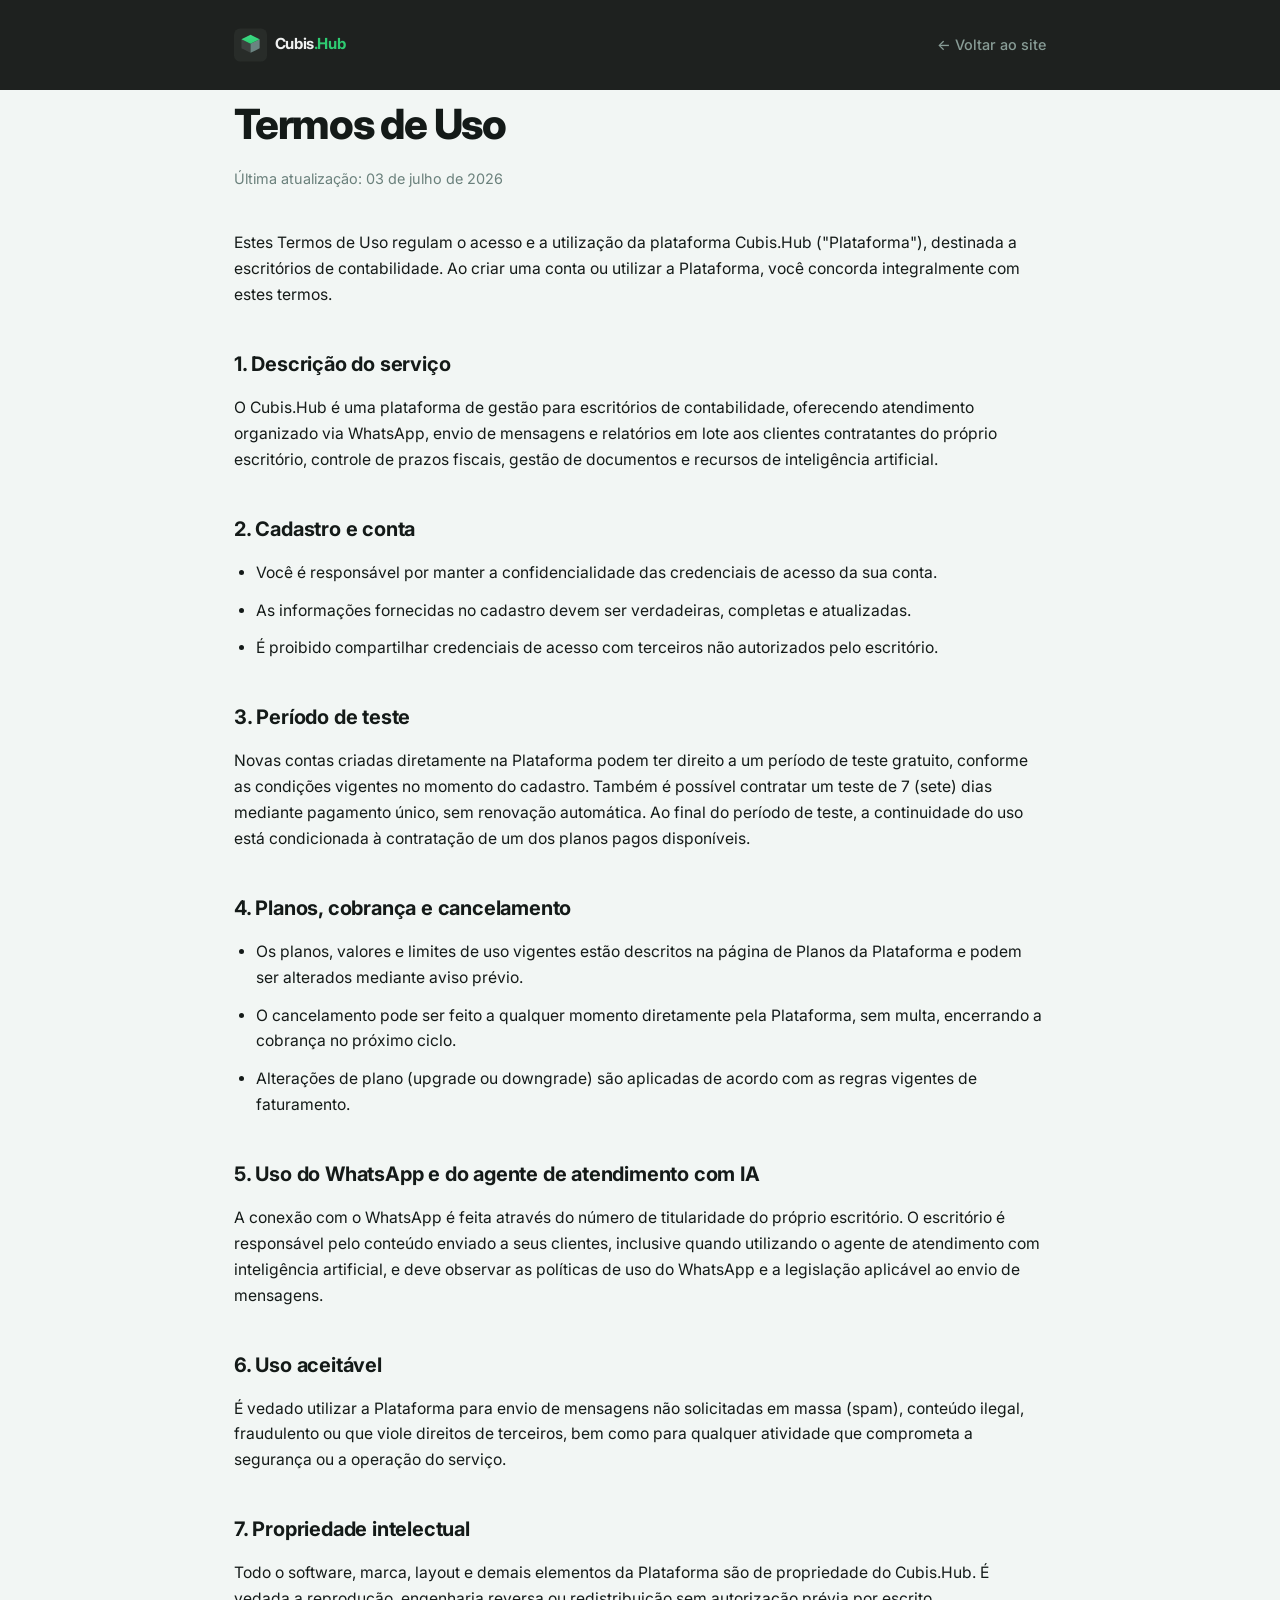
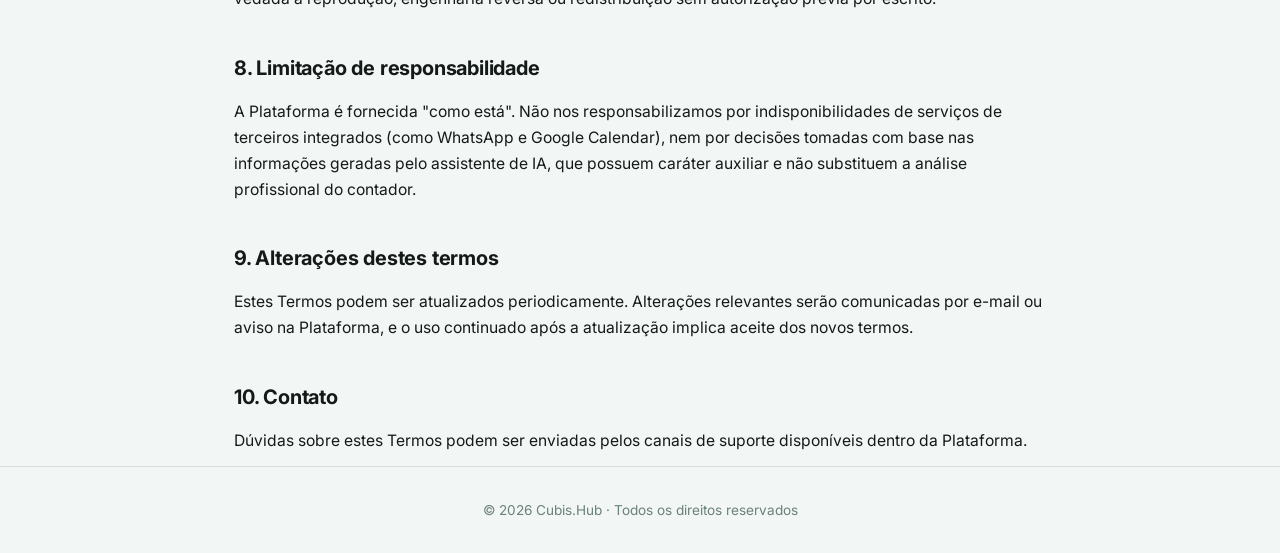
<file: termos.html>
<!DOCTYPE html>
<html lang="pt-BR">
<head>
<meta charset="UTF-8" />
<meta name="viewport" content="width=device-width, initial-scale=1.0" />
<title>Termos de Uso | Cubis.Hub</title>
<meta name="description" content="Termos de Uso do Cubis.Hub: condições de uso da plataforma de gestão contábil white label para escritórios de contabilidade." />
<link rel="canonical" href="https://cubishub.com.br/termos.html" />
<meta name="robots" content="index, follow" />
<link rel="icon" type="image/svg+xml" href="assets/favicon.svg" />
<link rel="preconnect" href="https://fonts.googleapis.com" />
<link rel="preconnect" href="https://fonts.gstatic.com" crossorigin />
<link href="https://fonts.googleapis.com/css2?family=Inter:wght@400;500;600;700;800&display=swap" rel="stylesheet" />
<style>
  :root {
    --green: #2ECC71; --green-light: #3DDA85; --green-deep: #1F8F52;
    --ink: #141A18; --ink-soft: #6B817C;
    --bg: #F2F6F4; --card: #FFFFFF; --border: rgba(90,116,112,0.18);
    --dark: #1E211F; --dark-fg: #F0F2F1; --dark-muted: #889C96; --dark-border: rgba(106,132,129,0.22);
  }
  * { margin: 0; padding: 0; box-sizing: border-box; }
  body { font-family: 'Inter', system-ui, sans-serif; background: var(--bg); color: var(--ink); line-height: 1.65; -webkit-font-smoothing: antialiased; }
  .wrap { max-width: 860px; margin: 0 auto; padding: 0 24px; }
  header { background: var(--dark); padding: 24px 0; }
  header .wrap { display: flex; align-items: center; justify-content: space-between; }
  .logo { height: 42px; display: block; }
  .back { color: var(--dark-muted); font-size: 0.9rem; font-weight: 500; text-decoration: none; transition: color .2s; }
  .back:hover { color: var(--dark-fg); }
  main { padding: 64px 0 96px; }
  main h1 { font-size: clamp(1.9rem,4vw,2.6rem); font-weight: 800; letter-spacing: -0.03em; margin-bottom: 8px; }
  main .updated { color: var(--ink-soft); font-size: 0.9rem; margin-bottom: 40px; }
  main h2 { font-size: 1.25rem; font-weight: 700; margin: 40px 0 14px; letter-spacing: -0.01em; }
  main p, main li { color: var(--ink); font-size: 0.98rem; margin-bottom: 12px; }
  main ul { padding-left: 22px; margin-bottom: 12px; }
  main a { color: var(--green-deep); }
  footer { border-top: 1px solid var(--border); padding: 32px 0; text-align: center; color: var(--ink-soft); font-size: 0.85rem; }
  @media (max-width: 560px) { main { padding: 40px 0 64px; } }
</style>
</head>
<body>

<header>
  <div class="wrap">
    <a href="index.html" aria-label="Cubis.Hub">
      <svg class="logo" viewBox="0 0 210 66" role="img" aria-label="Cubis.Hub">
        <defs><linearGradient id="lg1" x1="0" y1="0" x2="0" y2="1"><stop offset="0%" stop-color="#3DDA85"/><stop offset="100%" stop-color="#2ECC71"/></linearGradient></defs>
        <rect x="0" y="7" width="52" height="52" rx="10" fill="#282C29"/>
        <g transform="translate(0,7) scale(0.65)">
          <polygon points="18,26 40,37 40,59 18,48" fill="#3D4240"/>
          <polygon points="62,26 62,48 40,59 40,37" fill="#6A8481"/>
          <polygon points="40,15 62,26 40,37 18,26" fill="url(#lg1)"/>
        </g>
        <text x="64" y="40" font-family="Inter, sans-serif" font-size="24" font-weight="700" letter-spacing="-0.025em"><tspan fill="#F0F2F1">Cubis</tspan><tspan fill="#2ECC71">.Hub</tspan></text>
      </svg>
    </a>
    <a class="back" href="index.html">&larr; Voltar ao site</a>
  </div>
</header>

<main class="wrap">
  <h1>Termos de Uso</h1>
  <p class="updated">Última atualização: 03 de julho de 2026</p>

  <p>Estes Termos de Uso regulam o acesso e a utilização da plataforma Cubis.Hub ("Plataforma"), destinada a escritórios de contabilidade. Ao criar uma conta ou utilizar a Plataforma, você concorda integralmente com estes termos.</p>

  <h2>1. Descrição do serviço</h2>
  <p>O Cubis.Hub é uma plataforma de gestão para escritórios de contabilidade, oferecendo atendimento organizado via WhatsApp, envio de mensagens e relatórios em lote aos clientes contratantes do próprio escritório, controle de prazos fiscais, gestão de documentos e recursos de inteligência artificial.</p>

  <h2>2. Cadastro e conta</h2>
  <ul>
    <li>Você é responsável por manter a confidencialidade das credenciais de acesso da sua conta.</li>
    <li>As informações fornecidas no cadastro devem ser verdadeiras, completas e atualizadas.</li>
    <li>É proibido compartilhar credenciais de acesso com terceiros não autorizados pelo escritório.</li>
  </ul>

  <h2>3. Período de teste</h2>
  <p>Novas contas criadas diretamente na Plataforma podem ter direito a um período de teste gratuito, conforme as condições vigentes no momento do cadastro. Também é possível contratar um teste de 7 (sete) dias mediante pagamento único, sem renovação automática. Ao final do período de teste, a continuidade do uso está condicionada à contratação de um dos planos pagos disponíveis.</p>

  <h2>4. Planos, cobrança e cancelamento</h2>
  <ul>
    <li>Os planos, valores e limites de uso vigentes estão descritos na página de Planos da Plataforma e podem ser alterados mediante aviso prévio.</li>
    <li>O cancelamento pode ser feito a qualquer momento diretamente pela Plataforma, sem multa, encerrando a cobrança no próximo ciclo.</li>
    <li>Alterações de plano (upgrade ou downgrade) são aplicadas de acordo com as regras vigentes de faturamento.</li>
  </ul>

  <h2>5. Uso do WhatsApp e do agente de atendimento com IA</h2>
  <p>A conexão com o WhatsApp é feita através do número de titularidade do próprio escritório. O escritório é responsável pelo conteúdo enviado a seus clientes, inclusive quando utilizando o agente de atendimento com inteligência artificial, e deve observar as políticas de uso do WhatsApp e a legislação aplicável ao envio de mensagens.</p>

  <h2>6. Uso aceitável</h2>
  <p>É vedado utilizar a Plataforma para envio de mensagens não solicitadas em massa (spam), conteúdo ilegal, fraudulento ou que viole direitos de terceiros, bem como para qualquer atividade que comprometa a segurança ou a operação do serviço.</p>

  <h2>7. Propriedade intelectual</h2>
  <p>Todo o software, marca, layout e demais elementos da Plataforma são de propriedade do Cubis.Hub. É vedada a reprodução, engenharia reversa ou redistribuição sem autorização prévia por escrito.</p>

  <h2>8. Limitação de responsabilidade</h2>
  <p>A Plataforma é fornecida "como está". Não nos responsabilizamos por indisponibilidades de serviços de terceiros integrados (como WhatsApp e Google Calendar), nem por decisões tomadas com base nas informações geradas pelo assistente de IA, que possuem caráter auxiliar e não substituem a análise profissional do contador.</p>

  <h2>9. Alterações destes termos</h2>
  <p>Estes Termos podem ser atualizados periodicamente. Alterações relevantes serão comunicadas por e-mail ou aviso na Plataforma, e o uso continuado após a atualização implica aceite dos novos termos.</p>

  <h2>10. Contato</h2>
  <p>Dúvidas sobre estes Termos podem ser enviadas pelos canais de suporte disponíveis dentro da Plataforma.</p>
</main>

<footer>
  <div class="wrap">© 2026 Cubis.Hub · Todos os direitos reservados</div>
</footer>

</body>
</html>
</file>
<file: assets/motion.css>
/* Movimento da página: entrada dos blocos ao rolar e rolagem com inércia (ver motion.js).
   Carregado depois dos estilos de cada página, então sobrepõe o .reveal antigo. */

/* Entrada: sobe 32px e aparece, com os irmãos entrando em sequência (--rd vem do JS).
   Usa a propriedade `translate` (e não `transform`) para não brigar com o hover dos cartões. */
.reveal {
  opacity: 0;
  translate: 0 32px;
  transform: none;
  transition: opacity .9s cubic-bezier(.16, 1, .3, 1) var(--rd, 0s),
              translate .9s cubic-bezier(.16, 1, .3, 1) var(--rd, 0s),
              transform .25s ease, box-shadow .25s ease, border-color .25s ease, background .25s ease;
  will-change: opacity, translate;
}
.reveal.in { opacity: 1; translate: none; transform: none; }
/* Depois de entrar, solta o will-change e o atraso, para o hover responder na hora */
.reveal.done { will-change: auto; transition: transform .25s ease, box-shadow .25s ease, border-color .25s ease, background .25s ease, opacity .25s ease; }

/* Rolagem com inércia ligada: a âncora nativa "smooth" brigaria com a do script */
html.smooth-js { scroll-behavior: auto !important; }

/* Ilustrações das soluções acompanham a rolagem com um leve deslocamento */
.fart-in { will-change: transform; }

@media (prefers-reduced-motion: reduce) {
  .reveal { opacity: 1; translate: none; transition: none; }
  .fart-in { transform: none !important; }
}
</file>
